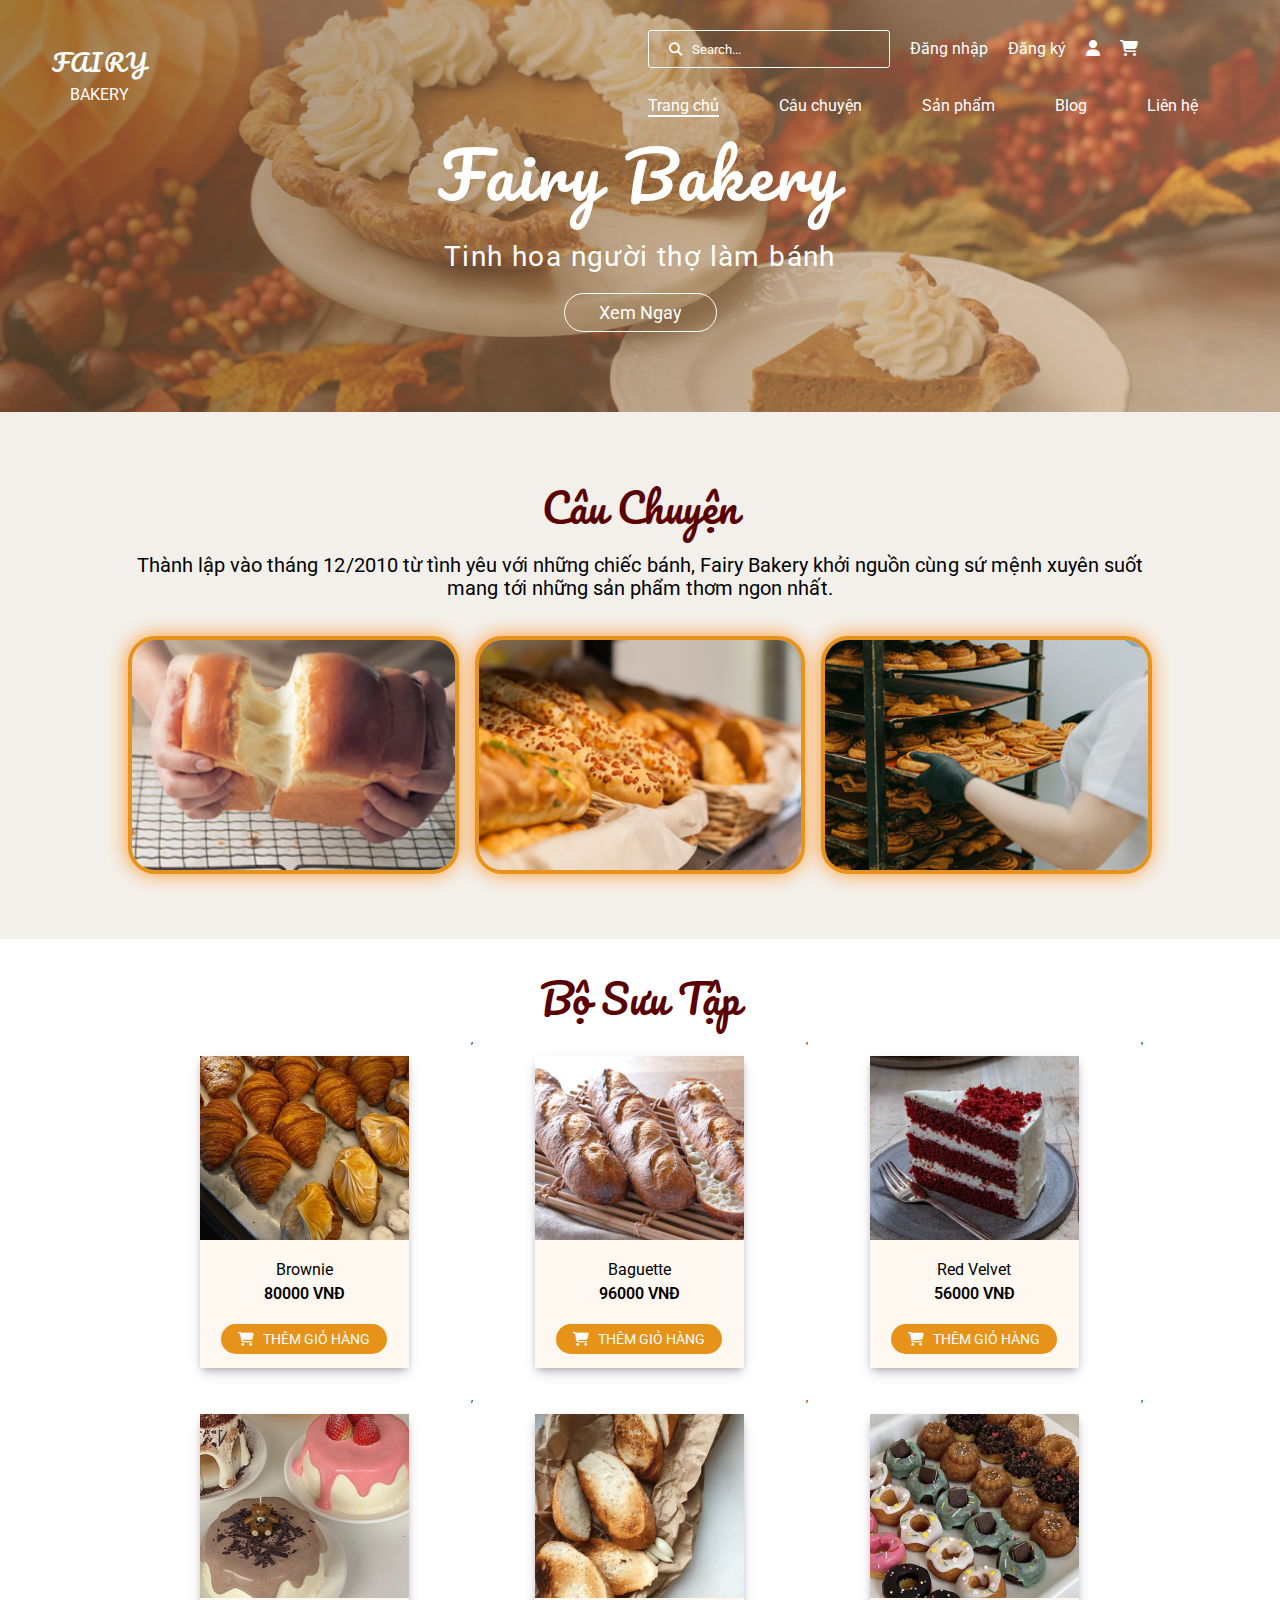
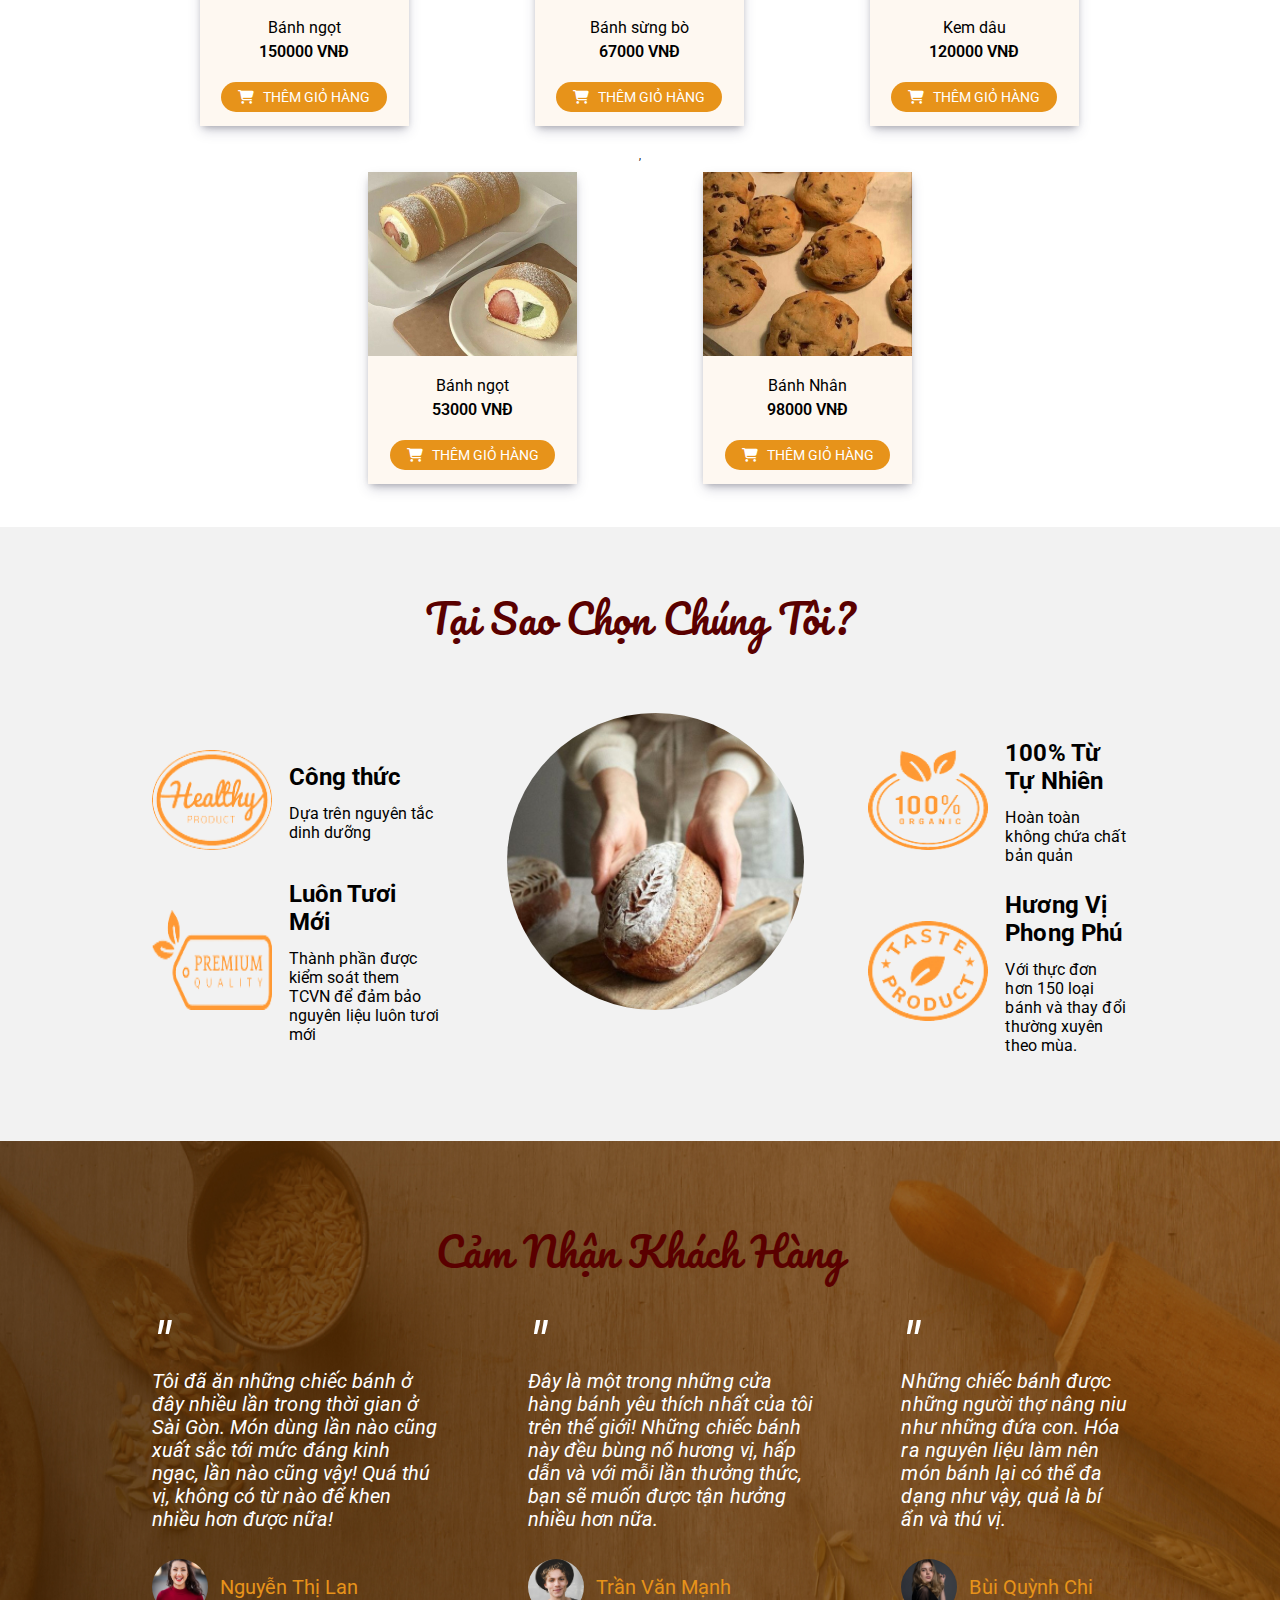
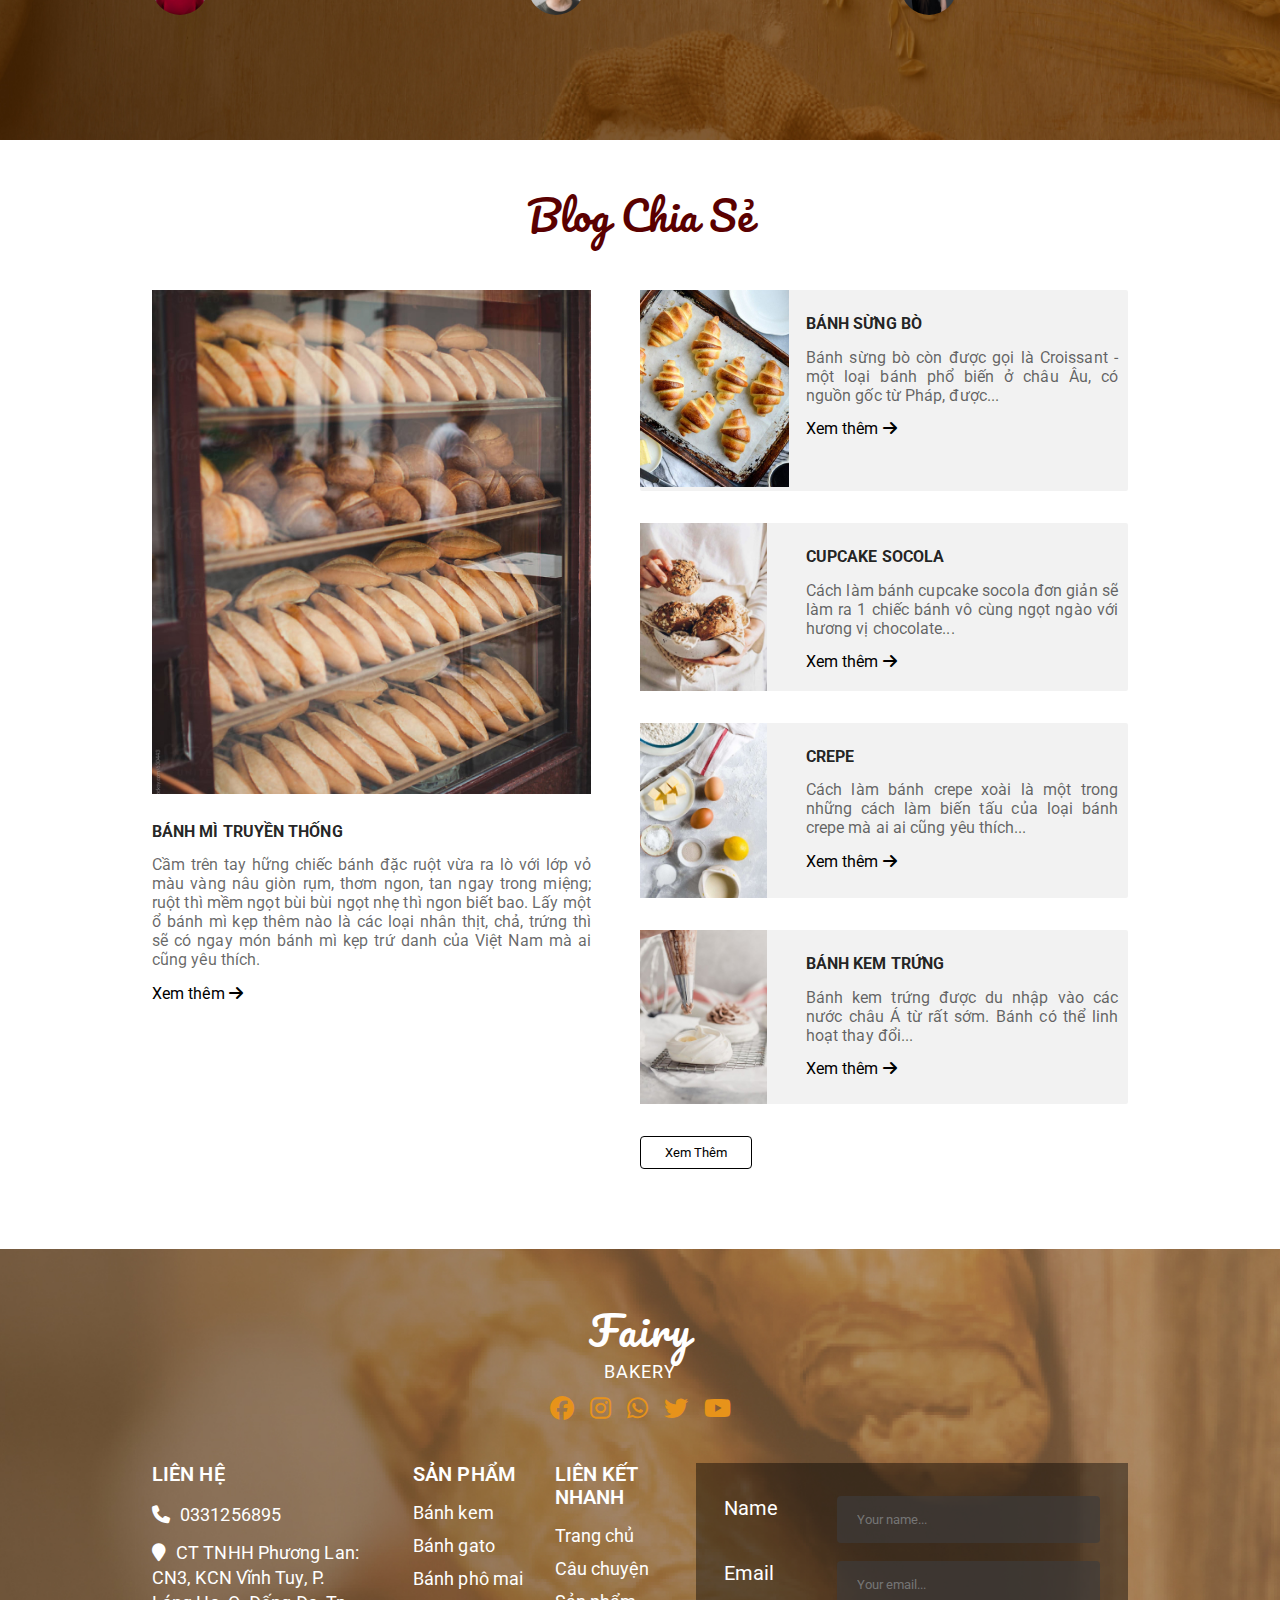
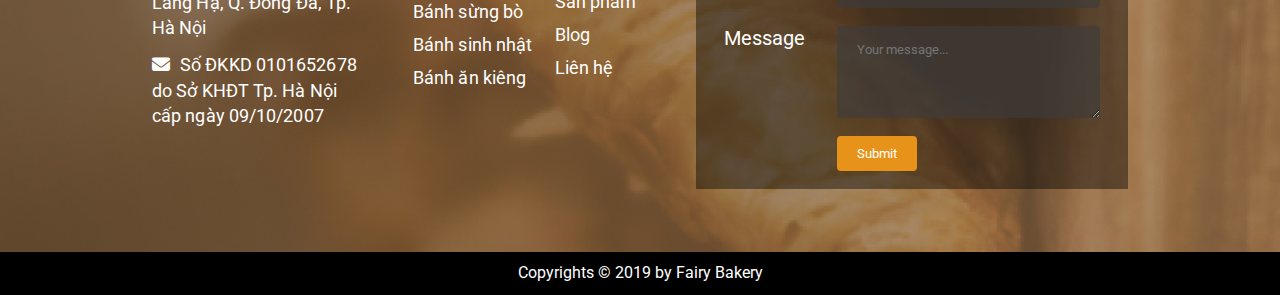
<file: fairy/index.html>
<!DOCTYPE html>
<html lang="en">

<head>
    <meta charset="UTF-8">
    <meta http-equiv="X-UA-Compatible" content="IE=edge">
    <meta name="viewport" content="width=device-width, initial-scale=1.0">
    <title>Fairy - Home</title>
    <link rel="stylesheet" href="./assets/css/style.css">
    <link rel="stylesheet" href="./assets/css/responsive.css">
    <link rel="stylesheet" href="https://cdnjs.cloudflare.com/ajax/libs/font-awesome/6.2.1/css/all.min.css">
</head>

<body>

    <!-- HEADER NAVIGATION  -->
    <header>
        <div class="header__navigation">
            <div class="fairy__logo">
                <h1><a class="logo_directional" href="../fairy/index.html">FAIRY</a></h1>
                <p><a class="logo_directional_down" href="../fairy/index.html">BAKERY</a></p>
            </div>
            <button id="menu_toggle">
                <i class="fa-solid fa-bars"></i>
            </button>
            <nav class=" ">
                <button id="menu_close">X</button>
                <div class="nav__featured">
                    <div class="nav__search">
                        <button><i class="fa-solid fa-magnifying-glass"></i></button>
                        <input type="text" placeholder="Search...">
                    </div>
                    <a href="../fairy/sign_in.html">Đăng nhập</a>
                    <a href="../fairy/sign_up.html">Đăng ký</a>
                    <a href=""><i class="fa-solid fa-user"></i></a>
                    <a href="./cart-TKW/index.html"><i class="fa-solid fa-cart-shopping"></i></a>
                </div>
                <ul class="nav__link">
                    <li>
                        <a class="highlight" href="../fairy/index.html">
                            Trang chủ
                        </a>
                    </li>
                    <li>
                        <a class="no_highlight" href="../fairy/About us.html">
                            Câu chuyện
                        </a>
                    </li>
                    <li>
                        <a class="no_highlight" href="./chitkweb/SanPham/SanPham/indexprd.html">
                            Sản phẩm
                        </a>
                    </li>
                    <li>
                        <a class="no_highlight" href="./Khoi_Nguyen_tkWeb/index.html">
                            Blog
                        </a>
                    </li>
                    <li>
                        <a class="no_highlight" href="./Contact/index.html">
                            Liên hệ
                        </a>
                    </li>
                    <li class="Sign_in">
                        <a class="no_highlight" href="/sign_in.html">
                            Đăng nhập
                        </a>
                    </li>
                    <li class="Sign_up">
                        <a class="no_highlight" href="/sign_up.html">
                            Đăng ký
                        </a>
                    </li>
                </ul>

            </nav>
        </div>

        <div class="header__content">
            <h2>Fairy Bakery</h2>
            <p>Tinh hoa người thợ làm bánh</p>
            <button>Xem Ngay</button>
        </div>
    </header>

    <!-- STORIES WEB -->
    <div class="container gray">
        <div class="container__stories ">
            <p class="categories__title">Câu chuyện</p>
            <p class="container__stories--description">Thành lập vào tháng 12/2010 từ tình yêu với những chiếc bánh,
                Fairy Bakery khởi nguồn
                cùng sứ mệnh xuyên suốt mang tới
                những sản phẩm thơm ngon nhất.</p>
            <div class="container__stories--item">
                <a href="About us.html">
                    <img src="./assets/image/story1.jpg" alt="">
                    <p>Thương hiệu</p>
                </a>
                <a href="About us.html">
                    <img src="./assets/image/story2.png" alt="">
                    <p>Hành trình</p>
                </a>
                <a href="About us.html">
                    <img src="./assets/image/story3.jpg" alt="">
                    <p>Sứ mệnh</p>
                </a>
            </div>
        </div>
    </div>

    <!-- COLLECTION WEB -->
    <div class="collection ">
        <p class="categories__title">Bộ sưu tập</p>
        <div class="container__collection">
            
        </div>
    </div>

    <!-- WHY CHOOSE US -->
    <div class="why__choose_us ">
        <p style="text-align: center; padding-top: 56px;" class="categories__title">Tại sao chọn chúng tôi?</p>
        <div class="container__why">
            <div class="container__why--items">
                <div class="container__why--item">
                    <div class="why__item--img">
                        <img src="./assets/image/logo1.png" alt="">
                    </div>
                    <div class="why__item--desc">
                        <p class="title__choose">Công thức</p>
                        <p class="desc__choose">Dựa trên nguyên tắc dinh dưỡng</p>
                    </div>
                </div>
                <div class="container__why--item">
                    <div class="why__item--img">
                        <img src="./assets/image/logo3.png" alt="">
                    </div>
                    <div class="why__item--desc">
                        <p class="title__choose">Luôn Tươi Mới</p>
                        <p class="desc__choose">Thành phần được kiểm soát them TCVN để đảm bảo nguyên liệu luôn tươi mới
                        </p>
                    </div>
                </div>
            </div>
            <div class="container__why--items rounded">
                <img src="./assets/image/tại sao chọn.jpg" alt="">
            </div>
            <div class="container__why--items">
                <div class="container__why--item">
                    <div class="why__item--img">
                        <img src="./assets/image/logo2.png" alt="">
                    </div>
                    <div class="why__item--desc">
                        <p class="title__choose">100% Từ Tự Nhiên</p>
                        <p class="desc__choose">Hoàn toàn không chứa chất bản quản</p>
                    </div>
                </div>
                <div class="container__why--item">
                    <div class="why__item--img">
                        <img src="./assets/image/logo4.png" alt="">
                    </div>
                    <div class="why__item--desc">
                        <p class="title__choose">Hương Vị Phong Phú</p>
                        <p class="desc__choose">Với thực đơn hơn 150 loại bánh và
                            thay đổi thường xuyên theo mùa.
                        </p>
                    </div>
                </div>
            </div>

        </div>
    </div>

    <!-- FEELING CUSTOMERS -->
    <div class="feeling">
        <p class="categories__title">Cảm Nhận Khách Hàng</p>
        <img class="background__feeling" src="./assets/image/customer_feeling.jpg" alt="">
        <div class="feeling__container">
            <div class="feeling__container--item">
                <p><span>"</span> <br> Tôi đã ăn những chiếc bánh ở đây nhiều lần trong thời gian ở Sài Gòn. Món dùng
                    lần nào
                    cũng xuất sắc tới mức đáng kinh
                    ngạc, lần nào cũng vậy! Quá thú vị, không có từ nào để khen nhiều hơn được nữa!
                </p>
                <div>
                    <img height="56px" width="56px" src="./assets/image/user1.jpg" alt="">
                    <p>Nguyễn Thị Lan</p>
                </div>
            </div>
            <div class="feeling__container--item">
                <p><span>"</span> <br> Đây là một trong những cửa hàng bánh yêu thích nhất của tôi trên thế giới! Những
                    chiếc
                    bánh này đều bùng nổ hương vị, hấp
                    dẫn và với mỗi lần thưởng thức, bạn sẽ muốn được tận hưởng nhiều hơn nữa.

                </p>
                <div>
                    <img height="56px" width="56px" src="./assets/image/user2.jpg" alt="">
                    <p>Trần Văn Mạnh</p>
                </div>
            </div>
            <div class="feeling__container--item">
                <p><span>"</span> <br> Những chiếc bánh được những người thợ nâng niu như những đứa con. Hóa ra nguyên
                    liệu
                    làm nên món bánh lại có thể đa
                    dạng như vậy, quả là bí ẩn và thú vị.

                </p>
                <div>
                    <img height="56px" width="56px" src="./assets/image/user3.jpg" alt="">
                    <p>Bùi Quỳnh Chi</p>
                </div>
            </div>
        </div>
    </div>

    <!-- BLOG  -->
    <div class="blog" style="margin-bottom: 80px;">
        <p class="categories__title">Blog Chia Sẻ</p>
        <div class="blog__container">
            <div class="blog__container--left margin">
                <img src="./assets/image/blog left.jpg" alt="">
                <p class="blog__name">BÁNH MÌ TRUYỀN THỐNG</p>
                <p class="blog__desc">Cầm trên tay hững chiếc bánh đặc ruột vừa ra lò với lớp vỏ màu vàng nâu giòn rụm,
                    thơm ngon, tan ngay
                    trong miệng; ruột
                    thì mềm ngọt bùi bùi ngọt nhẹ thì ngon biết bao. Lấy một ổ bánh mì kẹp thêm nào là các loại nhân
                    thịt, chả, trứng thì sẽ
                    có ngay món bánh mì kẹp trứ danh của Việt Nam mà ai cũng yêu thích.
                </p>
                <p class="blog__more">Xem thêm <i class="fa-solid fa-arrow-right"></i></p>
            </div>
            <div class="blog__container--right ">
                <div class="blog__container--right-item">
                    <a href="./Khoi_Nguyen_tkWeb/croissant.html">
                    <img src="./assets/image/blog1.jpg" alt=""></a>
                    <div class="blog__container--left center">
                        <p class="blog__name">BÁNH SỪNG BÒ</p>
                        <p class="blog__desc">Bánh sừng bò còn được gọi là Croissant - một loại bánh phổ biến ở châu Âu, có nguồn gốc từ Pháp, được...
                        </p>
                        <a href="./Khoi_Nguyen_tkWeb/croissant.html">
                        <p class="blog__more">Xem thêm <i class="fa-solid fa-arrow-right"></i></p></a>
                    </div>
                </div>
                <div class="blog__container--right-item">
                    <img src="./assets/image/blog2.jpg" alt="">
                    <div class="blog__container--left center">
                        <p class="blog__name">CUPCAKE SOCOLA</p>
                        <p class="blog__desc">Cách làm bánh cupcake socola đơn giản sẽ làm ra
                            1 chiếc bánh vô cùng ngọt ngào với hương vị chocolate...
                        </p>
                        <p class="blog__more">Xem thêm <i class="fa-solid fa-arrow-right"></i></p>
                    </div>
                </div>
                <div class="blog__container--right-item">
                    <img src="./assets/image/blog3.jpg" alt="">
                    <div class="blog__container--left center">
                        <p class="blog__name">CREPE</p>
                        <p class="blog__desc">Cách làm bánh crepe xoài là một trong những cách làm biến tấu của loại
                            bánh crepe mà ai ai cũng yêu thích...
                        </p>
                        <p class="blog__more">Xem thêm <i class="fa-solid fa-arrow-right"></i></p>
                    </div>
                </div>
                <div class="blog__container--right-item">
                    <img src="./assets/image/blog4.jpg" alt="">
                    <div class="blog__container--left center">
                        <p class="blog__name">BÁNH KEM TRỨNG</p>
                        <p class="blog__desc">Bánh kem trứng được du nhập vào các nước châu Á từ rất sớm. Bánh có thể linh
                            hoạt thay đổi...
                        </p>
                        <p class="blog__more">Xem thêm <i class="fa-solid fa-arrow-right"></i></p>
                    </div>
                </div>
                <button class="view_more--blog">Xem Thêm</button>

            </div>
        </div>
    </div>


    <!-- FOOTER  -->
    <footer>
        <div class="footer__cover">
            <!-- <img src="./assets/image/footer.jpg" </div> -->
            <div class="container__footer">
                <div class="container__footer-top">
                    <h1>Fairy</h1>
                    <p>BAKERY</p>
                    <ul>
                        <li>
                            <a href="">
                                <i class="fa-brands fa-facebook"></i>
                            </a>
                        </li>
                        <li>
                            <a href="">
                                <i class="fa-brands fa-instagram"></i>
                            </a>
                        </li>
                        <li>
                            <a href="">
                                <i class="fa-brands fa-whatsapp"></i>
                            </a>
                        </li>
                        <li>
                            <a href="">
                                <i class="fa-brands fa-twitter"></i>
                            </a>
                        </li>
                        <li>
                            <a href="">
                                <i class="fa-brands fa-youtube"></i>
                            </a>
                        </li>
                    </ul>
                </div>
                <div class="container__footer-bottom">
                    <div class="footer__contact">
                        <h6>Liên Hệ</h6>
                        <p><i class="fa-solid fa-phone"></i>0331256895</p>
                        <p><i class="fa-solid fa-location-pin"></i>CT TNHH Phương Lan: CN3, KCN Vĩnh Tuy, P. Láng Hạ, Q.
                            Đống Đa, Tp. Hà Nội
                        </p>
                        <p><i class="fa-solid fa-envelope"></i>Số ĐKKD 0101652678 do Sở KHĐT Tp. Hà Nội cấp ngày
                            09/10/2007
                        </p>
                    </div>
                    <ul class="footer__product">
                        <h6>Sản Phẩm</h6>
                        <li><a href="">Bánh kem</a></li>
                        <li><a href="">Bánh gato</a></li>
                        <li><a href="">Bánh phô mai</a></li>
                        <li><a href="">Bánh sừng bò</a></li>
                        <li><a href="">Bánh sinh nhật</a></li>
                        <li><a href="">Bánh ăn kiêng</a></li>
                    </ul>
                    <ul class="footer__nav">
                        <h6>Liên kết nhanh</h6>
                        <li><a href="../fairy/index.html">Trang chủ</a></li>
                        <li><a href="../fairy/About us.html">Câu chuyện</a></li>
                        <li><a href="../fairy/chitkweb/SanPham/SanPham/indexprd.html">Sản phẩm</a></li>
                        <li><a href="../fairy/Khoi_Nguyen_tkWeb/index.html">Blog</a></li>
                        <li><a href="../fairy/Contact/index.html">Liên hệ</a></li>
                    </ul>
                    <form action="">
                        <div>
                            <label for="name">Name</label>
                            <input id="name" type="text" placeholder="Your name...">
                        </div>
                        <div>
                            <label for="email">Email</label>
                            <input id="email" type="text" placeholder="Your email...">
                        </div>
                        <div>
                            <label for="message">Message</label>
                            <textarea name="" id="" cols="30" rows="4" placeholder="Your message..."></textarea>
                        </div>
                        <div>
                            <label for="message"></label>
                            <button>Submit</button>
                        </div>
                    </form>
                </div>
            </div>
        </div>
    </footer>
    <div class="footer_author">Copyrights © 2019 by Fairy Bakery
    </div>
</body>

<script src="https://code.jquery.com/jquery-3.6.2.js"></script>
<script>
    $(document).ready(function() {
        $(window).scroll(function(){
            if($(this).scrollTop()){
                $('header__navigation').addClass('sticky');
            } else{
                $('header_navigation').removeClass('sticky');
            }
        })
    });
</script>

<script>
    const itemCollection = [
        {
            img: './assets/image/collection1_1.jpg',
            name: 'Brownie',
            price: 80000,
        },
        {
            img: './assets/image/baguette.jpg',
            name: 'Baguette',
            price: 96000,
        },
        {
            img: './assets/image/collection1_3.jpg',
            name: 'Red Velvet',
            price: 56000,
        },
        {   
            img: './assets/image/collection1_4.jpg',
            name: 'Bánh ngọt',
            price: 150000,
        },
        {
            img: './assets/image/collection2_1.jpg',
            name: 'Bánh sừng bò',
            price: 67000,
        },
        {
            img: './assets/image/collection2_2.jpg',
            name: 'Kem dâu',
            price: 120000,
        },
        {
            img: './assets/image/collection2_3.jpg',
            name: 'Bánh ngọt',
            price: 53000,
        },
        {
            img: './assets/image/collection2_4.jpg',
            name: 'Bánh Nhân',
            price: 98000,
        },
    ]
    const containerCollection = document.querySelector('.container__collection')
    const renderCollectionItem = itemCollection.map((item) => {
        return `
            <a href="http://127.0.0.1:5500/fairy/chitkweb/Chi%20tiet%20san%20pham/indexdetailprd.html" class="container__collection--item">
                <img src='${item.img}' alt="">
                <p class="collection--name">${item.name}</p>
                <p class="collection--price">${item.price} VNĐ</p>
                <button class="btn add_to_cart">
                    <i class="fa-solid fa-cart-shopping"></i>
                    Thêm giỏ hàng
                </button>
            </a>
        `
    })
    containerCollection.innerHTML = renderCollectionItem

    const nav = document.querySelector('nav')
    const open = document.getElementById('menu_toggle')
    const close = document.getElementById('menu_close')

    open.addEventListener('click', () => {
        nav.classList.add('active')
    })
    close.addEventListener('click', () => {
        nav.classList.remove('active')
    })
</script>

</html>
</file>
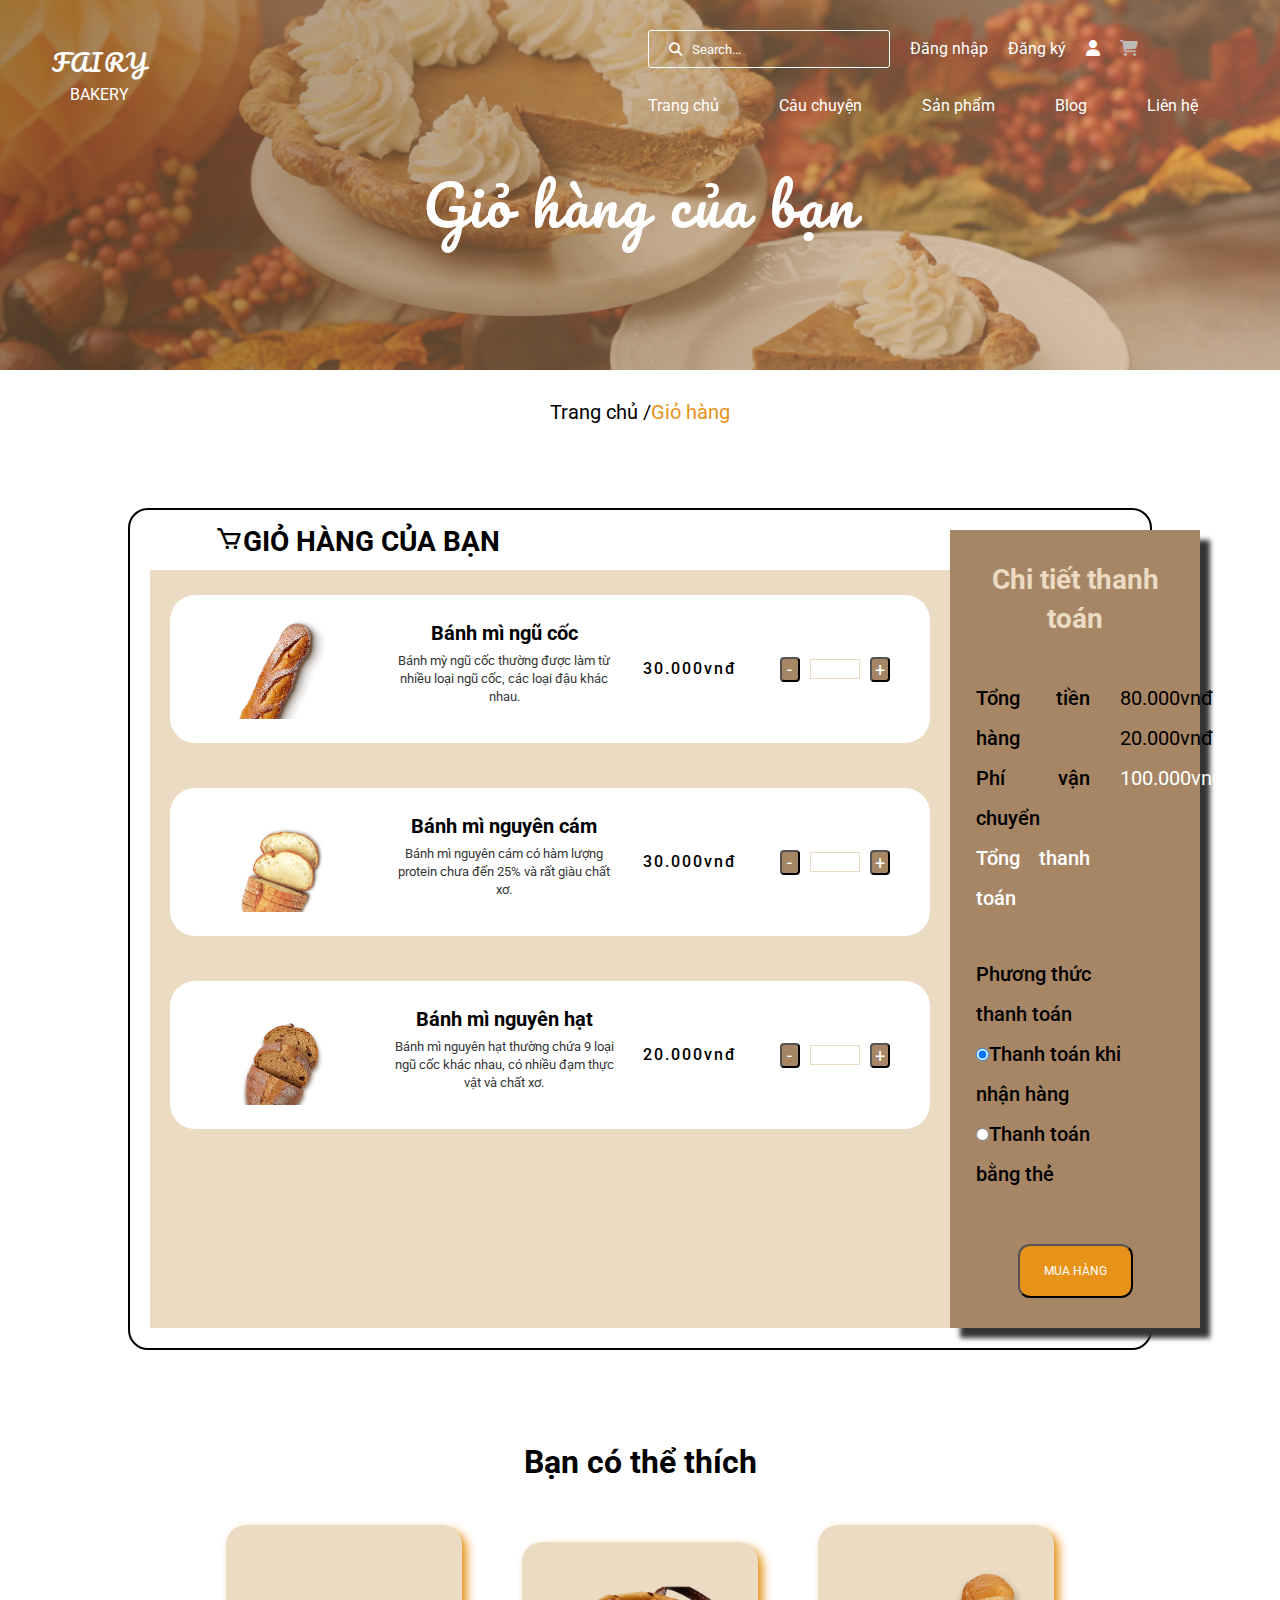
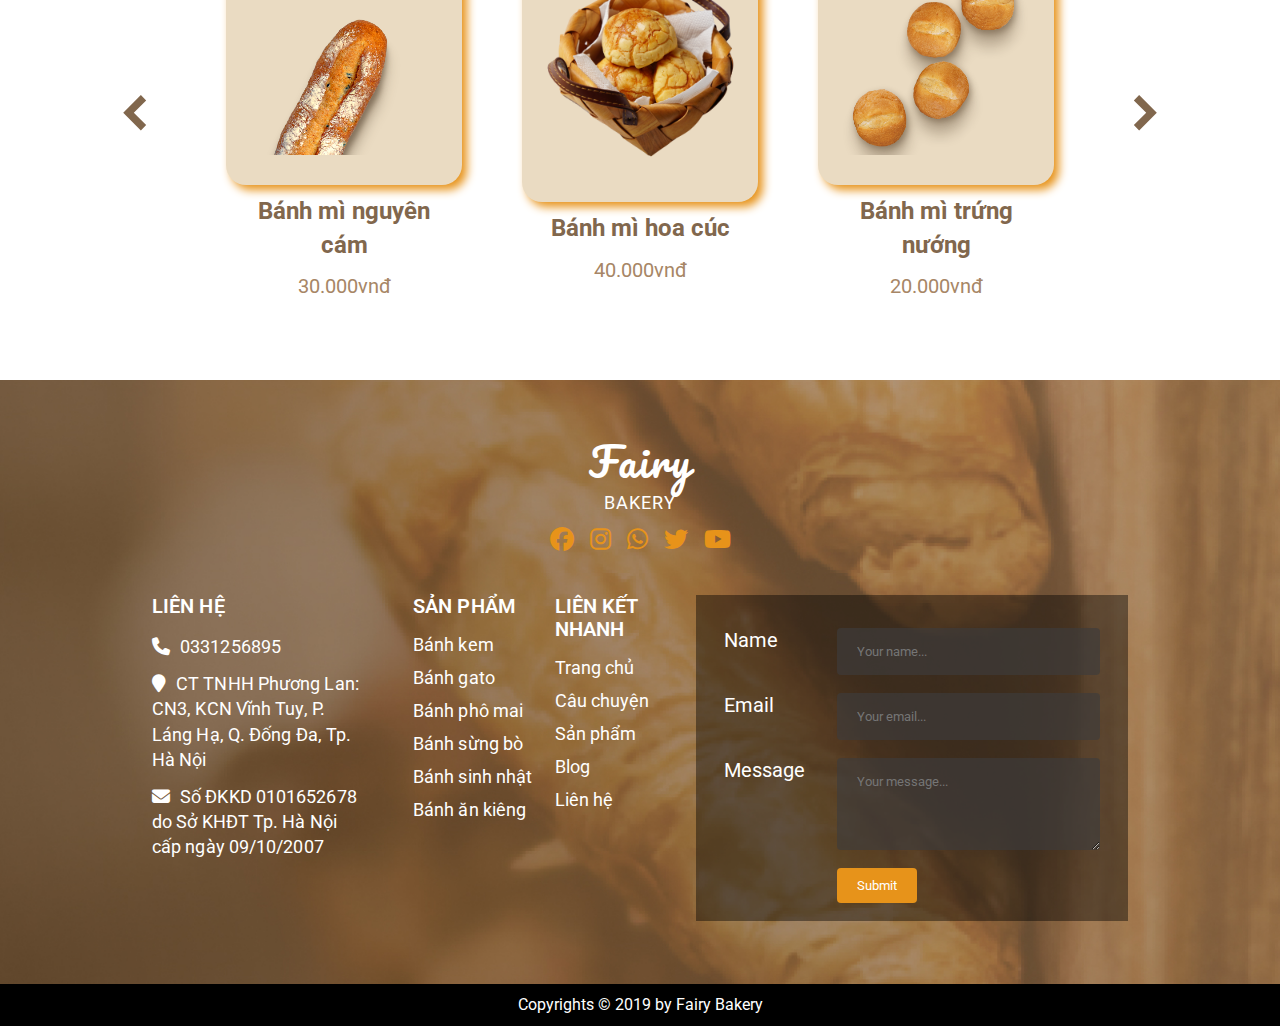
<file: fairy/cart-TKW/index.html>
<!DOCTYPE html>
<html lang="en">
<head>
    <meta charset="UTF-8">
    <meta http-equiv="X-UA-Compatible" content="IE=edge">
    <meta name="viewport" content="width=device-width, initial-scale=1.0">
    <title>Cart</title>
    <link href='https://unpkg.com/boxicons@2.1.4/css/boxicons.min.css' rel='stylesheet'>
    <link rel="stylesheet" href="style.css">
    <link rel="stylesheet" href="https://cdnjs.cloudflare.com/ajax/libs/font-awesome/6.2.1/css/all.min.css">
</head>
<body>

    <!-- HEADER NAVIGATION  -->
    <header>
        <div class="header__navigation">
            <div class="fairy__logo">
                <h1><a class="logo_directional" href="../fairy/index.html">FAIRY</a></h1>
                <p><a class="logo_directional_down" href="../fairy/index.html">BAKERY</a></p>
            </div>
            <button id="menu_toggle">
                <i class="fa-solid fa-bars"></i>
            </button>
            <nav class=" ">
                <button id="menu_close">X</button>
                <div class="nav__featured">
                    <div class="nav__search">
                        <button><i class="fa-solid fa-magnifying-glass"></i></button>
                        <input type="text" placeholder="Search...">
                    </div>
                    <a href="/fairy/sign_in.html">Đăng nhập</a>
                    <a href="/fairy/sign_up.html">Đăng ký</a>
                    <a href=""><i class="fa-solid fa-user"></i></a>
                    <a href=""><i style="color:rgb(189, 186, 184);" class="fa-solid fa-cart-shopping"></i></a>
                </div>
                <ul class="nav__link">
                    <li>
                        <a class="no_highlight" href="/fairy/index.html">
                            Trang chủ
                        </a>
                    </li>
                    <li>
                        <a class="no_highlight" href="/fairy/About us.html">
                            Câu chuyện
                        </a>
                    </li>
                    <li>
                        <a class="no_highlight" href="../chitkweb/SanPham/SanPham/indexprd.html">
                            Sản phẩm
                        </a>
                    </li>
                    <li>
                        <a class="no_highlight" href="../Khoi_Nguyen_tkWeb/index.html">
                            Blog
                        </a>
                    </li>
                    <li>
                        <a class="no_highlight" href="./index.html">
                            Liên hệ
                        </a>
                    </li>
                    <li class="Sign_in">
                        <a class="no_highlight" href="../sign_in.html">
                            Đăng nhập
                        </a>
                    </li>
                    <li class="Sign_up">
                        <a class="no_highlight" href="../sign_up.html">
                            Đăng ký
                        </a>
                    </li>
                </ul>

            </nav>
        </div>

        <div class="header__content">
            <h2>Giỏ hàng của bạn</h2>
        </div>
    </header>

    <div class="link">
        <a href="./index.html"><p class="home">Trang chủ / </p></a>
        <p class="đăng_nhập"> Giỏ hàng</p>
    </div>


    <div class="container">
        <div class="main-content">
            <div class="prod">
                <div class="head">
                    <h1><i class='bx bx-cart'></i>GIỎ HÀNG CỦA BẠN</h1>
                </div>
                   <div class="list">
                       <div class="item" data-key="1">
                           <div class="img"><img src="img/bread2.png"></div>
                           <div class="comment">
                               <div class="title">Bánh mì ngũ cốc</div>
                               <div class="des">
                                  Bánh mỳ ngũ cốc thường được làm từ nhiều loại ngũ cốc, các loại đậu khác nhau.
                               </div>
                           </div>
                           <div class="price">30.000vnđ</div>
                           <div class="buttons_added">
                            <input class="minus" type="button" value="-">
                            <input aria-label="quantity" class="input-qty" min="1" name="" type="number" value="">
                            <input class="plus" type="button" value="+">
                          </div>
                        
                        </div>
                        <div class="item" data-key="2">
                            <div class="img"><img src="img/bread1.png"></div>
                            <div class="comment">
                                <div class="title">Bánh mì nguyên cám</div>
                                <div class="des">
                                    Bánh mì nguyên cám có hàm lượng protein chưa đến 25% và rất giàu chất xơ.
                                </div>
                            </div>
                            <div class="price">30.000vnđ</div>
                            <div class="buttons_added">
                             <input class="minus" type="button" value="-">
                             <input aria-label="quantity" class="input-qty" min="1" name="" type="number" value="">
                             <input class="plus" type="button" value="+">
                           </div>
                         
                         </div>
                         <div class="item" data-key="3">
                            <div class="img"><img src="img/bread3.png"></div>
                            <div class="comment">
                                <div class="title">Bánh mì nguyên hạt</div>
                                <div class="des">
                                    Bánh mì nguyên hạt thường chứa 9 loại ngũ cốc khác nhau, có nhiều đạm thực vật và chất xơ.
                                </div>
                            </div>
                            <div class="price">20.000vnđ</div>
                            <div class="buttons_added">
                             <input class="minus" type="button" value="-">
                             <input aria-label="quantity" class="input-qty" min="1" name="" type="number" value="">
                             <input class="plus" type="button" value="+">
                           </div>
                         
                         </div>
                    </div>
            
                <div class="bott"></div>
            </div>
            <div class="pay">
                <h2> Chi tiết thanh toán</h2>
                <div class="fist">
                    <div class="fist-L" style="font-weight: 500;">
                        <div class="fist-m">Tổng tiền hàng </div>
                    
                        <div class="fist-n">Phí vận chuyển</div>
                    
                         <div class="fist-c">Tổng thanh toán</div>
                    </div>
                    <div class="fist-1">
                        <div class="mon1">80.000vnđ</div>
                        <div class="mon2">20.000vnđ</div>
                        <div class="mon3">100.000vnđ</div>
                    </div>
                    
            
                </div>
                <div class="second" style="font-weight:500;">
                    Phương thức thanh toán<br>
                    <input type="radio" name="" value="lua-chon1" checked="checked" />Thanh toán khi nhận hàng<br>
                    <input type="radio" name="" value="lựa-chon-2"/>Thanh toán bằng thẻ<br>

                </div>
                <button class="add">MUA HÀNG</button>
            </div>

        </div>
        <div class="last-content">
            <h2>Bạn có thể thích</h2>
        <div class="List-L">
            <div><i class='bx bxs-chevron-left'></i></div>
            <div class="it" data-key="1">
                <div class="im1"><img src="img/im2.png"></div>
                
                    <div class="title1">Bánh mì nguyên cám</div>
                
                <div class="price1">30.000vnđ</div>

             
             </div>
             <div class="it" data-key="2">
                <div class="im1"><img src="img/im3.png"></div>
                
                    <div class="title1">Bánh mì hoa cúc </div>
                
                <div class="price1">40.000vnđ</div>

             
             </div>
             <div class="it" data-key="3">
                <div class="im1"><img src="img/im1..png"></div>
               
                    <div class="title1">Bánh mì trứng nướng</div>
                
                <div class="price1">20.000vnđ</div>

             
             </div>
            
            <div><i class='bx bxs-chevron-right'></i></div> 
        </div>
           

            
        </div>

    </div>
    <!-- FOOTER  -->
    <footer>
        <div class="footer__cover">
            <!-- <img src="./assets/image/footer.jpg" </div> -->
            <div class="container__footer">
                <div class="container__footer-top">
                    <h1>Fairy</h1>
                    <p>BAKERY</p>
                    <ul>
                        <li>
                            <a href="">
                                <i class="fa-brands fa-facebook"></i>
                            </a>
                        </li>
                        <li>
                            <a href="">
                                <i class="fa-brands fa-instagram"></i>
                            </a>
                        </li>
                        <li>
                            <a href="">
                                <i class="fa-brands fa-whatsapp"></i>
                            </a>
                        </li>
                        <li>
                            <a href="">
                                <i class="fa-brands fa-twitter"></i>
                            </a>
                        </li>
                        <li>
                            <a href="">
                                <i class="fa-brands fa-youtube"></i>
                            </a>
                        </li>
                    </ul>
                </div>
                <div class="container__footer-bottom">
                    <div class="footer__contact">
                        <h6>Liên Hệ</h6>
                        <p><i class="fa-solid fa-phone"></i>0331256895</p>
                        <p><i class="fa-solid fa-location-pin"></i>CT TNHH Phương Lan: CN3, KCN Vĩnh Tuy, P. Láng Hạ, Q.
                            Đống Đa, Tp. Hà Nội
                        </p>
                        <p><i class="fa-solid fa-envelope"></i>Số ĐKKD 0101652678 do Sở KHĐT Tp. Hà Nội cấp ngày
                            09/10/2007
                        </p>
                    </div>
                    <ul class="footer__product">
                        <h6>Sản Phẩm</h6>
                        <li><a href="">Bánh kem</a></li>
                        <li><a href="">Bánh gato</a></li>
                        <li><a href="">Bánh phô mai</a></li>
                        <li><a href="">Bánh sừng bò</a></li>
                        <li><a href="">Bánh sinh nhật</a></li>
                        <li><a href="">Bánh ăn kiêng</a></li>
                    </ul>
                    <ul class="footer__nav">
                        <h6>Liên kết nhanh</h6>
                        <li><a href="../index.html">Trang chủ</a></li>
                        <li><a href="../About us.html">Câu chuyện</a></li>
                        <li><a href="../chitkweb/SanPham/SanPham/indexprd.html">Sản phẩm</a></li>
                        <li><a href="../Khoi_Nguyen_tkWeb/index.html">Blog</a></li>
                        <li><a href="../Contact/index.html">Liên hệ</a></li>
                    </ul>
                    <form action="">
                        <div>
                            <label for="name">Name</label>
                            <input id="name" type="text" placeholder="Your name...">
                        </div>
                        <div>
                            <label for="email">Email</label>
                            <input id="email" type="text" placeholder="Your email...">
                        </div>
                        <div>
                            <label for="message">Message</label>
                            <textarea name="" id="" cols="30" rows="4" placeholder="Your message..."></textarea>
                        </div>
                        <div>
                            <label for="message"></label>
                            <button>Submit</button>
                        </div>
                    </form>
                </div>
            </div>
        </div>
    </footer>
    <div class="footer_author">Copyrights © 2019 by Fairy Bakery
    </div>
    
</body>
</html>
</file>
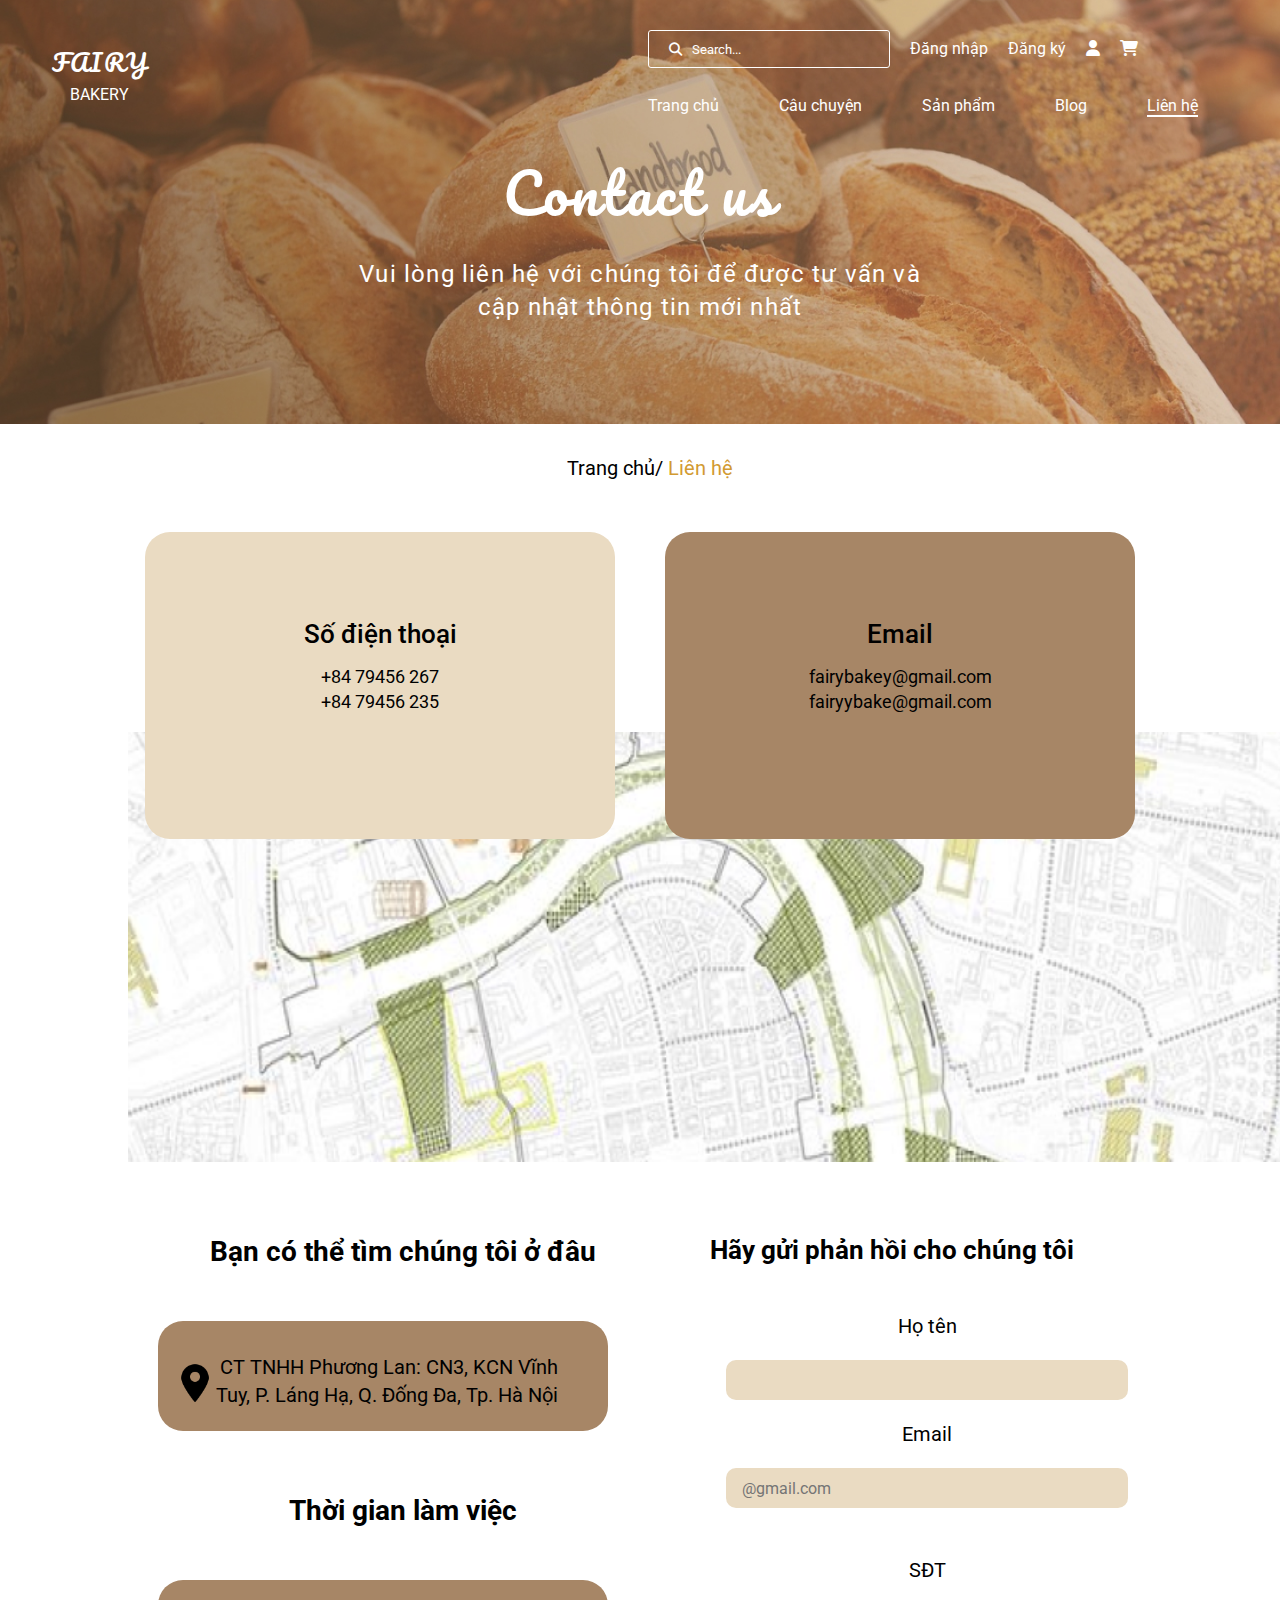
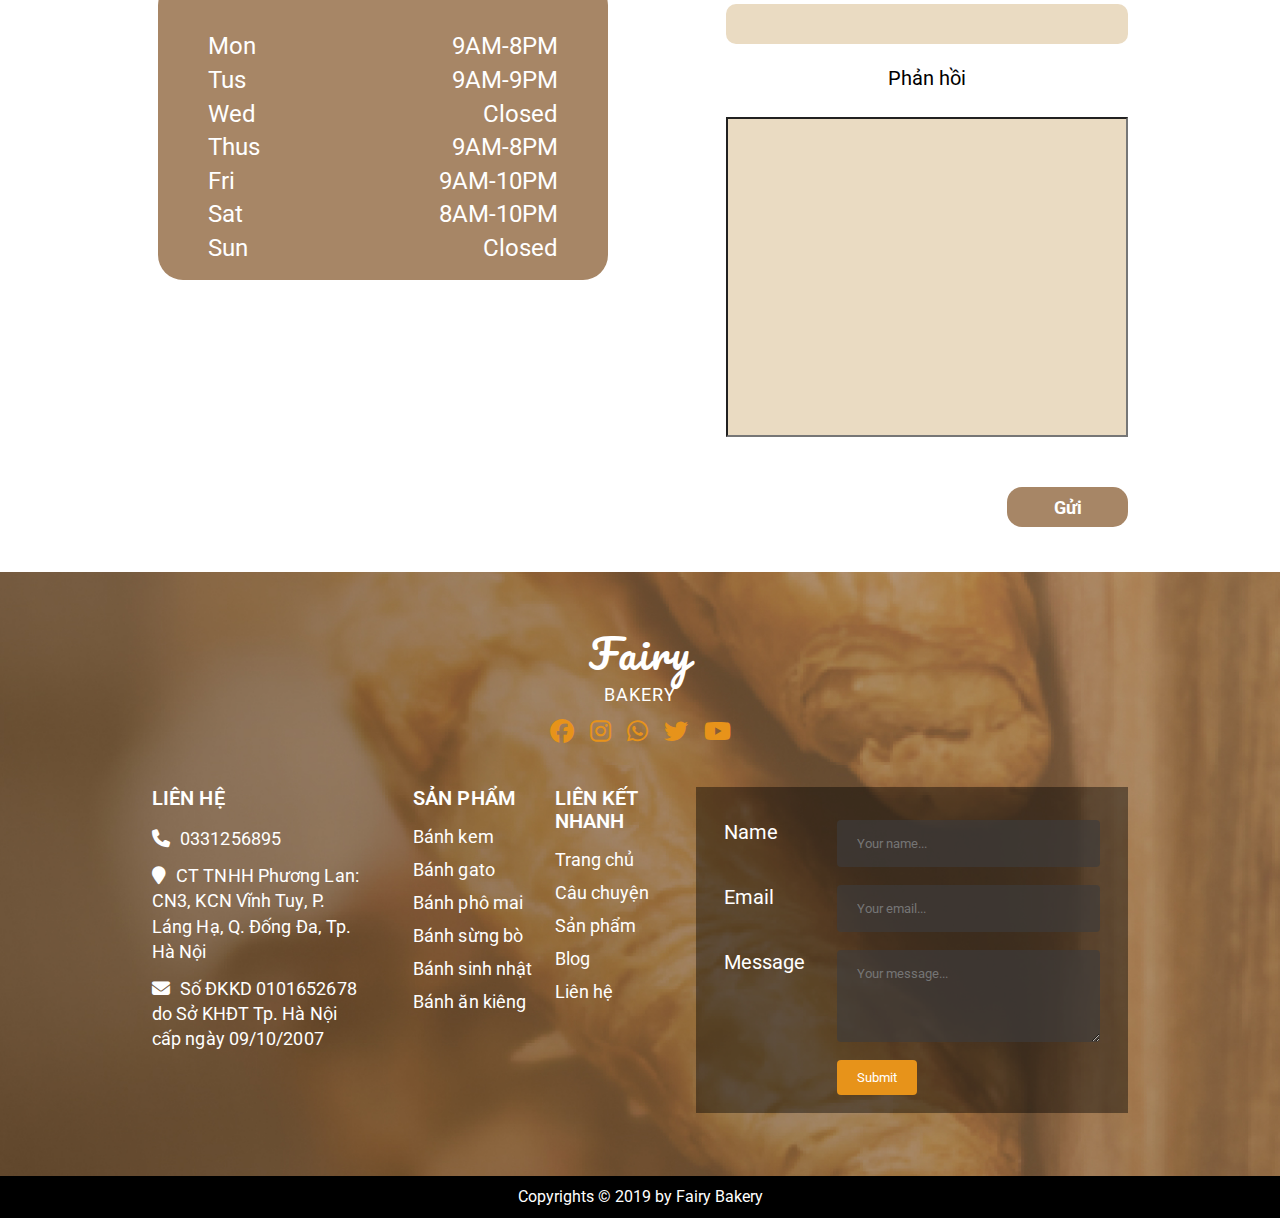
<file: fairy/Contact/index.html>
<!DOCTYPE html>
<html lang="en">
<head>
    <meta charset="UTF-8">
    <meta http-equiv="X-UA-Compatible" content="IE=edge">
    <meta name="viewport" content="width=device-width, initial-scale=1.0">
    <title>Contact</title>
    <link href='https://unpkg.com/boxicons@2.1.4/css/boxicons.min.css'>
    <link rel="stylesheet" href="https://cdnjs.cloudflare.com/ajax/libs/font-awesome/6.2.1/css/all.min.css">
    <link rel="stylesheet" href="./main.css">

</head>
<body>
         <!-- HEADER NAVIGATION  -->
           <header>
            <div class="header__navigation">
                <div class="fairy__logo">
                    <h1><a class="logo_directional" href="../index.html">FAIRY</a></h1>
                    <p><a class="logo_directional_down" href="../index.html">BAKERY</a></p>
                </div>
                <button id="menu_toggle">
                    <i class="fa-solid fa-bars"></i>
                </button>
                <nav class=" ">
                    <button id="menu_close">X</button>
                    <div class="nav__featured">
                        <div class="nav__search">
                            <button><i class="fa-solid fa-magnifying-glass"></i></button>
                            <input type="text" placeholder="Search...">
                        </div>
                        <a href="../sign_in.html">Đăng nhập</a>
                        <a href="../sign_up.html">Đăng ký</a>
                        <a href=""><i class="fa-solid fa-user"></i></a>
                        <a href="../cart-TKW/index.html"><i class="fa-solid fa-cart-shopping"></i></a>
                    </div>
                    <ul class="nav__link">
                        <li>
                            <a class="no_highlight" href="../index.html">
                                Trang chủ
                            </a>
                        </li>
                        <li>
                            <a class="no_highlight" href="../About us.html">
                                Câu chuyện
                            </a>
                        </li>
                        <li>
                            <a class="no_highlight" href="../chitkweb/SanPham/SanPham/indexprd.html">
                                Sản phẩm
                            </a>
                        </li>
                        <li>
                            <a class="no_highlight" href="../Khoi_Nguyen_tkWeb/index.html">
                                Blog
                            </a>
                        </li>
                        <li>
                            <a class="highlight" href="../Contact/index.html">
                                Liên hệ
                            </a>
                        </li>
                        <li class="Sign_in">
                            <a class="no_highlight" href="../sign_in.html">
                                Đăng nhập
                            </a>
                        </li>
                        <li class="Sign_up">
                            <a class="no_highlight" href="../sign_up.html">
                                Đăng ký
                            </a>
                        </li>
                    </ul>
    
                </nav>
            </div>
    
            <div class="header__content">
                <h2>Contact us</h2>
                <p>Vui lòng liên hệ với chúng tôi để được tư vấn và <br> cập nhật thông tin mới nhất</p>
                <!-- <button>Xem Ngay</button> -->
            </div>
        </header>

    <div class="container">
        <div class="bar">
            <span style="font-size: 20px;"> Trang chủ/ </span>
            <span style="color:rgb(210, 154, 49); font-size:20px;">Liên hệ</span>
        </div>
        <div class="content">
            <div class="left">
            <ul>
                <li><a href=""><img src="phone-call.png"></a></li>
                <li class="sdt"><a href="" style="font-size: 26px; font-weight: 500;">Số điện thoại</a></li>
                <li><a href="" style="font-size: 18px;">+84 79456 267</a></li>
                <li><a href="" style="font-size: 18px;">+84 79456 235</a></li>
                
            </ul>

            </div>
            <div class="right">
                <ul>
                    <li><a href=""><img src="mail.png"></a></li>
                    <li class="em"><a href="" style="font-size: 26px; font-weight: 500;">Email</a></li>
                    <li><a href="" style="font-size: 18px;" >fairybakey@gmail.com</a></li>
                    <li><a href="" style="font-size: 18px;">fairyybake@gmail.com</a></li>
                </ul>

            </div>
            <div class="map"><img src="map2.png"></div>
            <div class="form">
                <div class="formL">
                    <h1> Bạn có thể tìm chúng tôi ở đâu</h1>
                    <div class="Loca"> <img src="loca.png">

                        <p>CT TNHH Phương Lan: CN3, KCN Vĩnh Tuy, P. Láng Hạ, Q. Đống Đa, Tp. Hà Nội</p>
                    </div>
                   
                    <div class="formL1"><h1>Thời gian làm việc</h1></div>
                    <div class="formL2">
                        <p>Mon 9AM-8PM</p>
                        <p>Tus 9AM-9PM</p> 
                        <p>Wed Closed</p>
                        <p>Thus 9AM-8PM</p>
                        <p>Fri 9AM-10PM</p>
                        <p>Sat 8AM-10PM </p>
                        <p>Sun Closed </p></div>

                    </div>
                
                <div class="formR">
                    <h1 style="font-size: 26px">Hãy gửi phản hồi cho chúng tôi</h1>
                    <div class="formR1">
                        <div class="form-ct">
                            <label for="ho_ten">Họ tên</label>
                        <!-- Họ tên<br> -->
                            <input type="text" name="fistName">
                        </div>
                        
                        <div class="form-ct">
                            Email<br>
                            <input type="email" name="email" placeholder="@gmail.com">
                        </div>
                            <div class="form-ct">
                            <br>SĐT<br>
                            <input type="text">
                        </div>
                            <div class="form-ct1">
                            Phản hồi<br>
                            <input type="text" name="phanHoi">
                        </div>

                        <button type="submit" class="BT-submit">Gửi</button>
                 </div>
                    
        </div>
         </div>
         </div>       
    </div>

                 <!-- FOOTER  -->
                 <footer>
                    <div class="footer__cover">
                        <!-- <img src="./assets/image/footer.jpg" </div> -->
                        <div class="container__footer">
                            <div class="container__footer-top">
                                <h1>Fairy</h1>
                                <p>BAKERY</p>
                                <ul>
                                    <li>
                                        <a href="">
                                            <i class="fa-brands fa-facebook"></i>
                                        </a>
                                    </li>
                                    <li>
                                        <a href="">
                                            <i class="fa-brands fa-instagram"></i>
                                        </a>
                                    </li>
                                    <li>
                                        <a href="">
                                            <i class="fa-brands fa-whatsapp"></i>
                                        </a>
                                    </li>
                                    <li>
                                        <a href="">
                                            <i class="fa-brands fa-twitter"></i>
                                        </a>
                                    </li>
                                    <li>
                                        <a href="">
                                            <i class="fa-brands fa-youtube"></i>
                                        </a>
                                    </li>
                                </ul>
                            </div>
                            <div class="container__footer-bottom">
                                <div class="footer__contact">
                                    <h6>Liên Hệ</h6>
                                    <p><i class="fa-solid fa-phone"></i>0331256895</p>
                                    <p><i class="fa-solid fa-location-pin"></i>CT TNHH Phương Lan: CN3, KCN Vĩnh Tuy, P. Láng Hạ, Q.
                                        Đống Đa, Tp. Hà Nội
                                    </p>
                                    <p><i class="fa-solid fa-envelope"></i>Số ĐKKD 0101652678 do Sở KHĐT Tp. Hà Nội cấp ngày
                                        09/10/2007
                                    </p>
                                </div>
                                <ul class="footer__product">
                                    <h6>Sản Phẩm</h6>
                                    <li><a href="">Bánh kem</a></li>
                                    <li><a href="">Bánh gato</a></li>
                                    <li><a href="">Bánh phô mai</a></li>
                                    <li><a href="">Bánh sừng bò</a></li>
                                    <li><a href="">Bánh sinh nhật</a></li>
                                    <li><a href="">Bánh ăn kiêng</a></li>
                                </ul>
                                <ul class="footer__nav">
                                    <h6>Liên kết nhanh</h6>
                                    <li><a href="../index.html">Trang chủ</a></li>
                                    <li><a href="../About us.html">Câu chuyện</a></li>
                                    <li><a href="../chitkweb/SanPham/SanPham/indexprd.html">Sản phẩm</a></li>
                                    <li><a href="../Khoi_Nguyen_tkWeb/index.html">Blog</a></li>
                                    <li><a href="../Contact/index.html">Liên hệ</a></li>
                                </ul>
                                <form class="comment" action="">
                                    <div>
                                        <label for="name">Name</label>
                                        <input id="name" type="text" placeholder="Your name...">
                                    </div>
                                    <div>
                                        <label for="email">Email</label>
                                        <input id="email" type="text" placeholder="Your email...">
                                    </div>
                                    <div>
                                        <label for="message">Message</label>
                                        <textarea name="" id="" cols="30" rows="4" placeholder="Your message..."></textarea>
                                    </div>
                                    <div>
                                        <label for="message"></label>
                                        <button>Submit</button>
                                    </div>
                                </form>
                            </div>
                        </div>
                    </div>
                </footer>
                <div class="footer_author">Copyrights © 2019 by Fairy Bakery
                </div>  
</body>
</html>
</file>
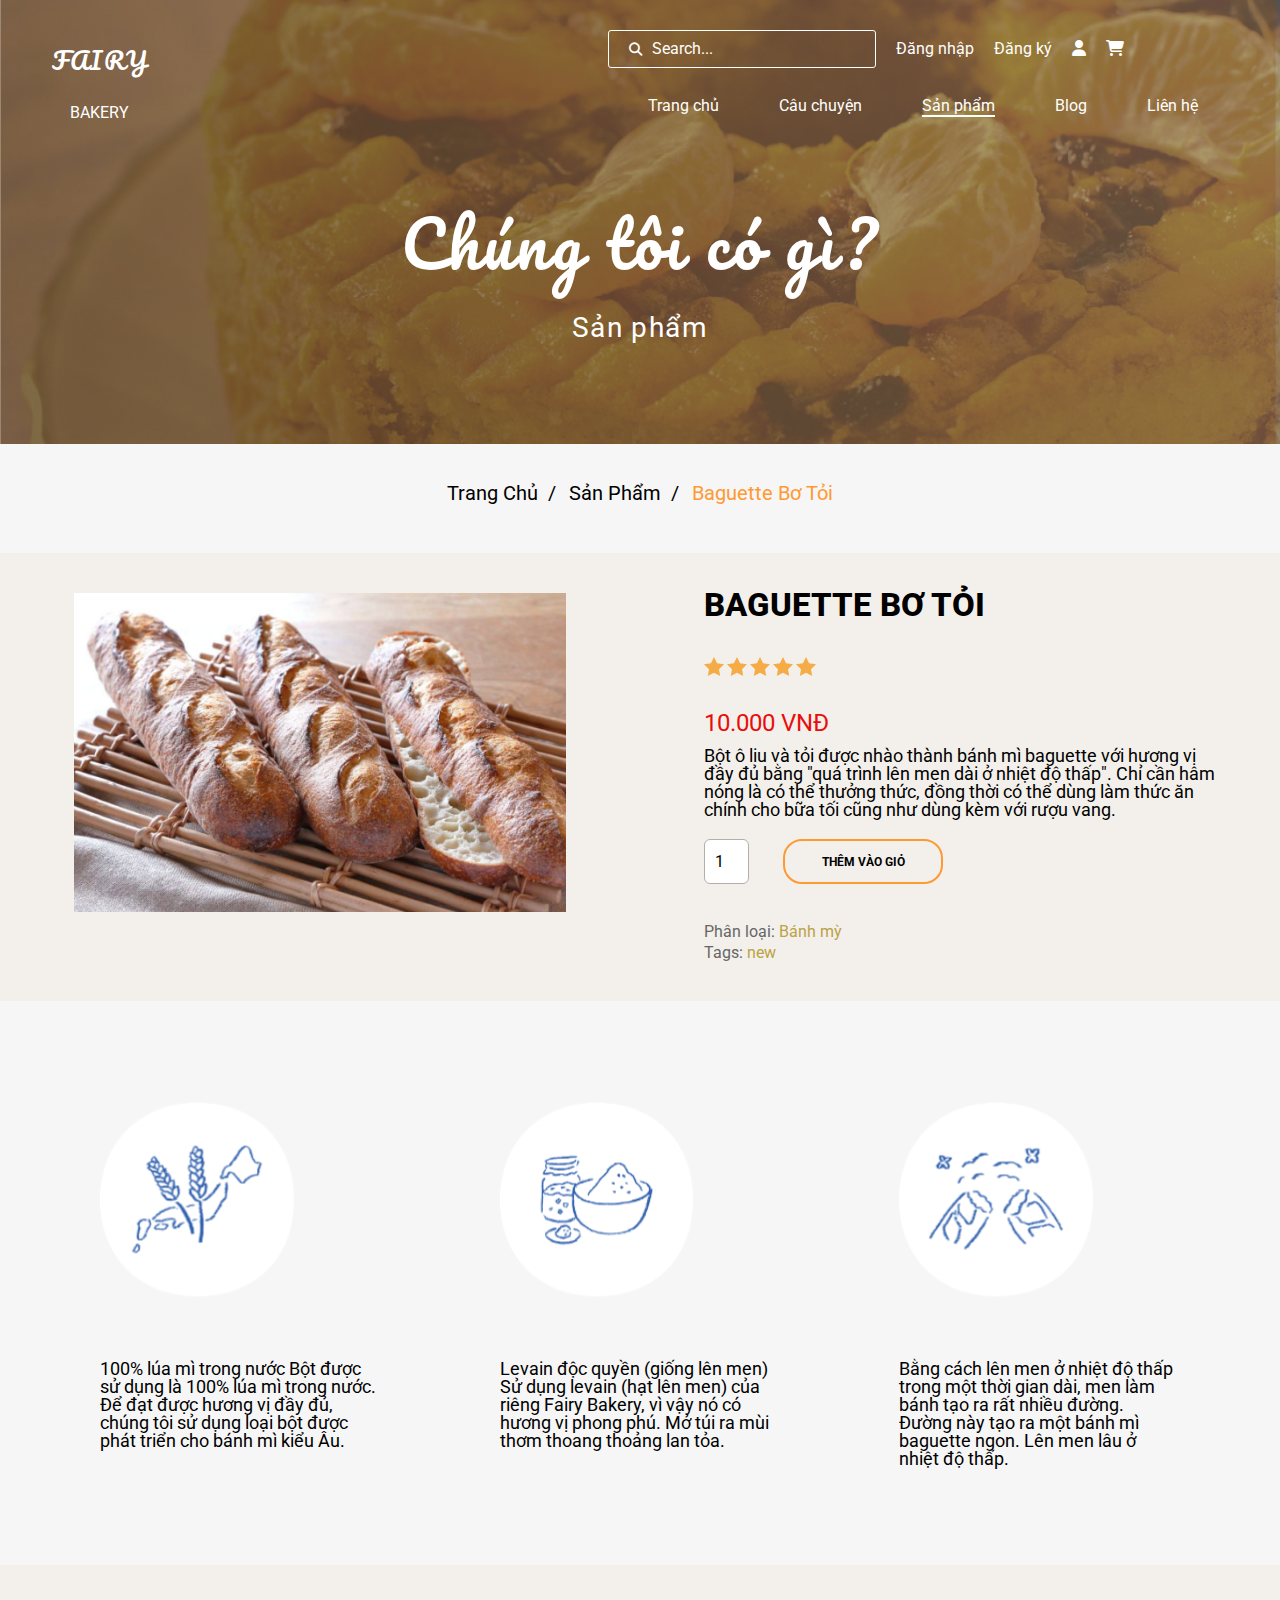
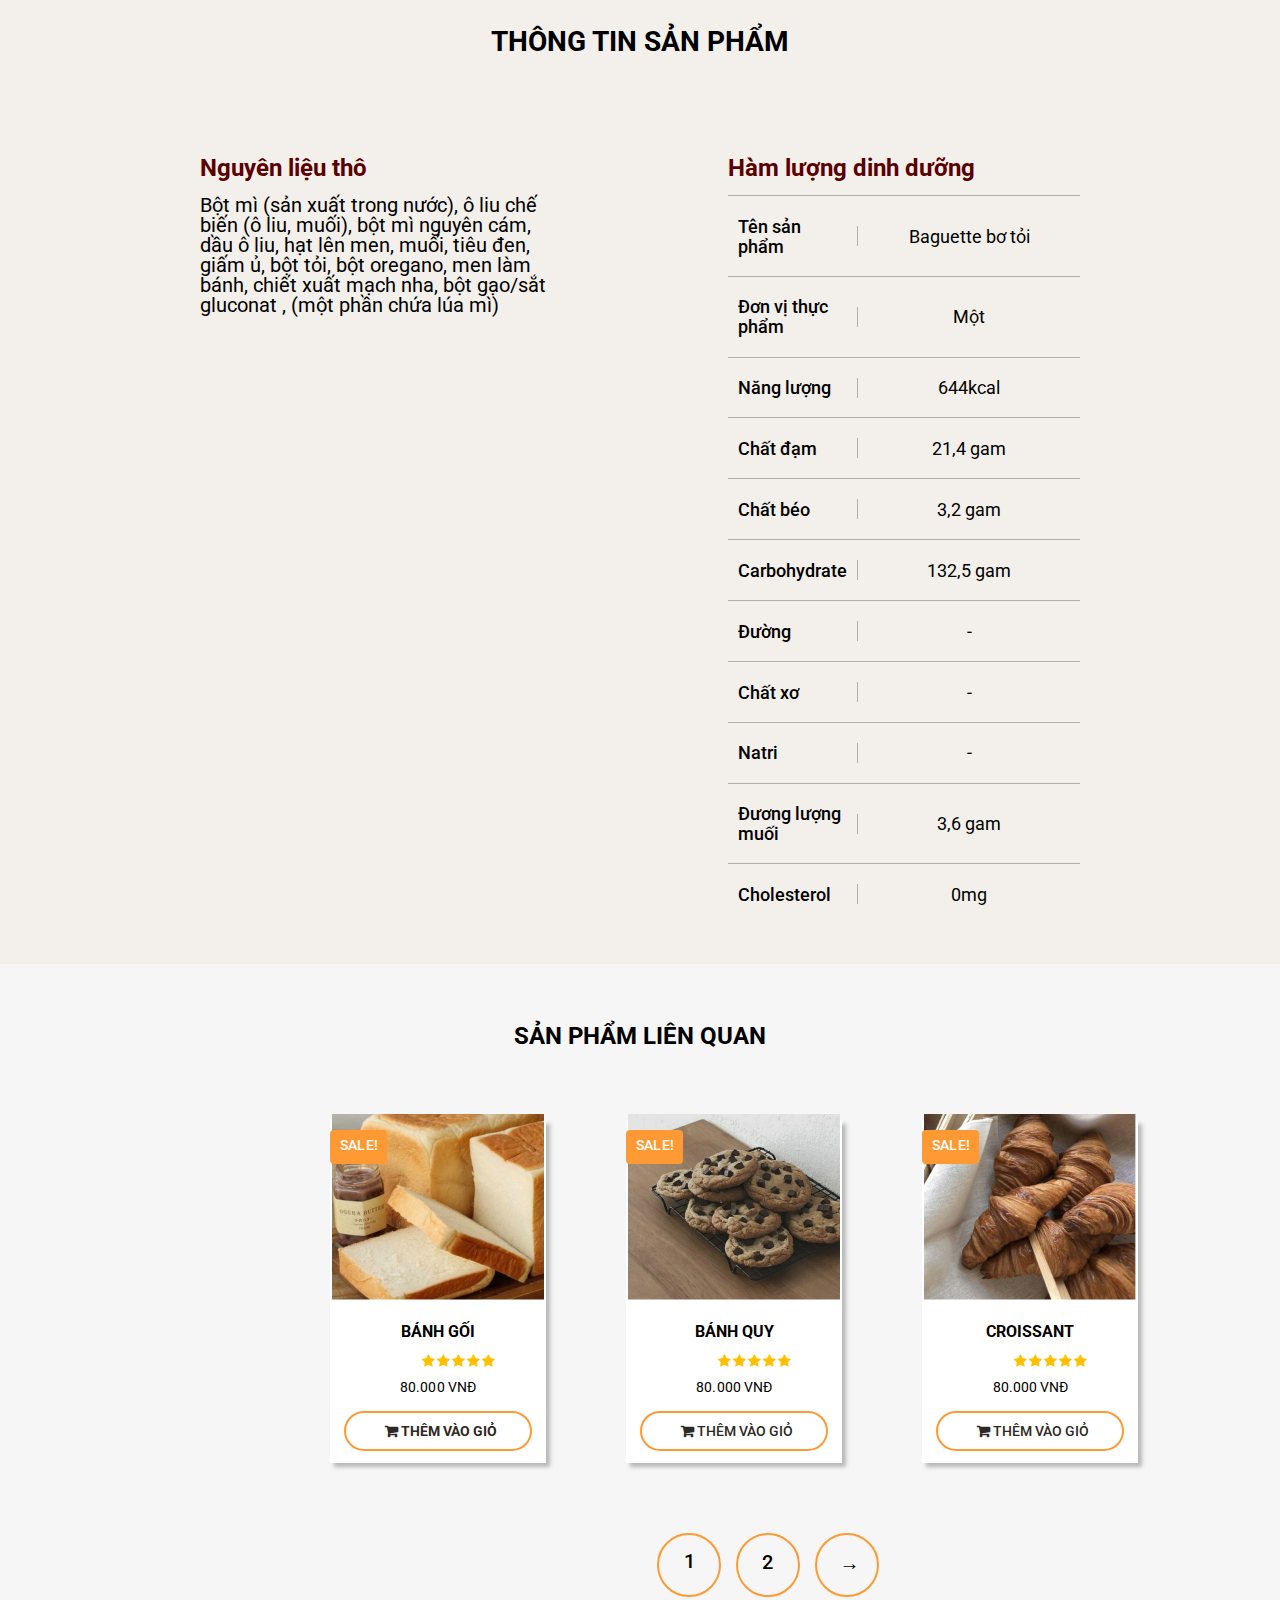
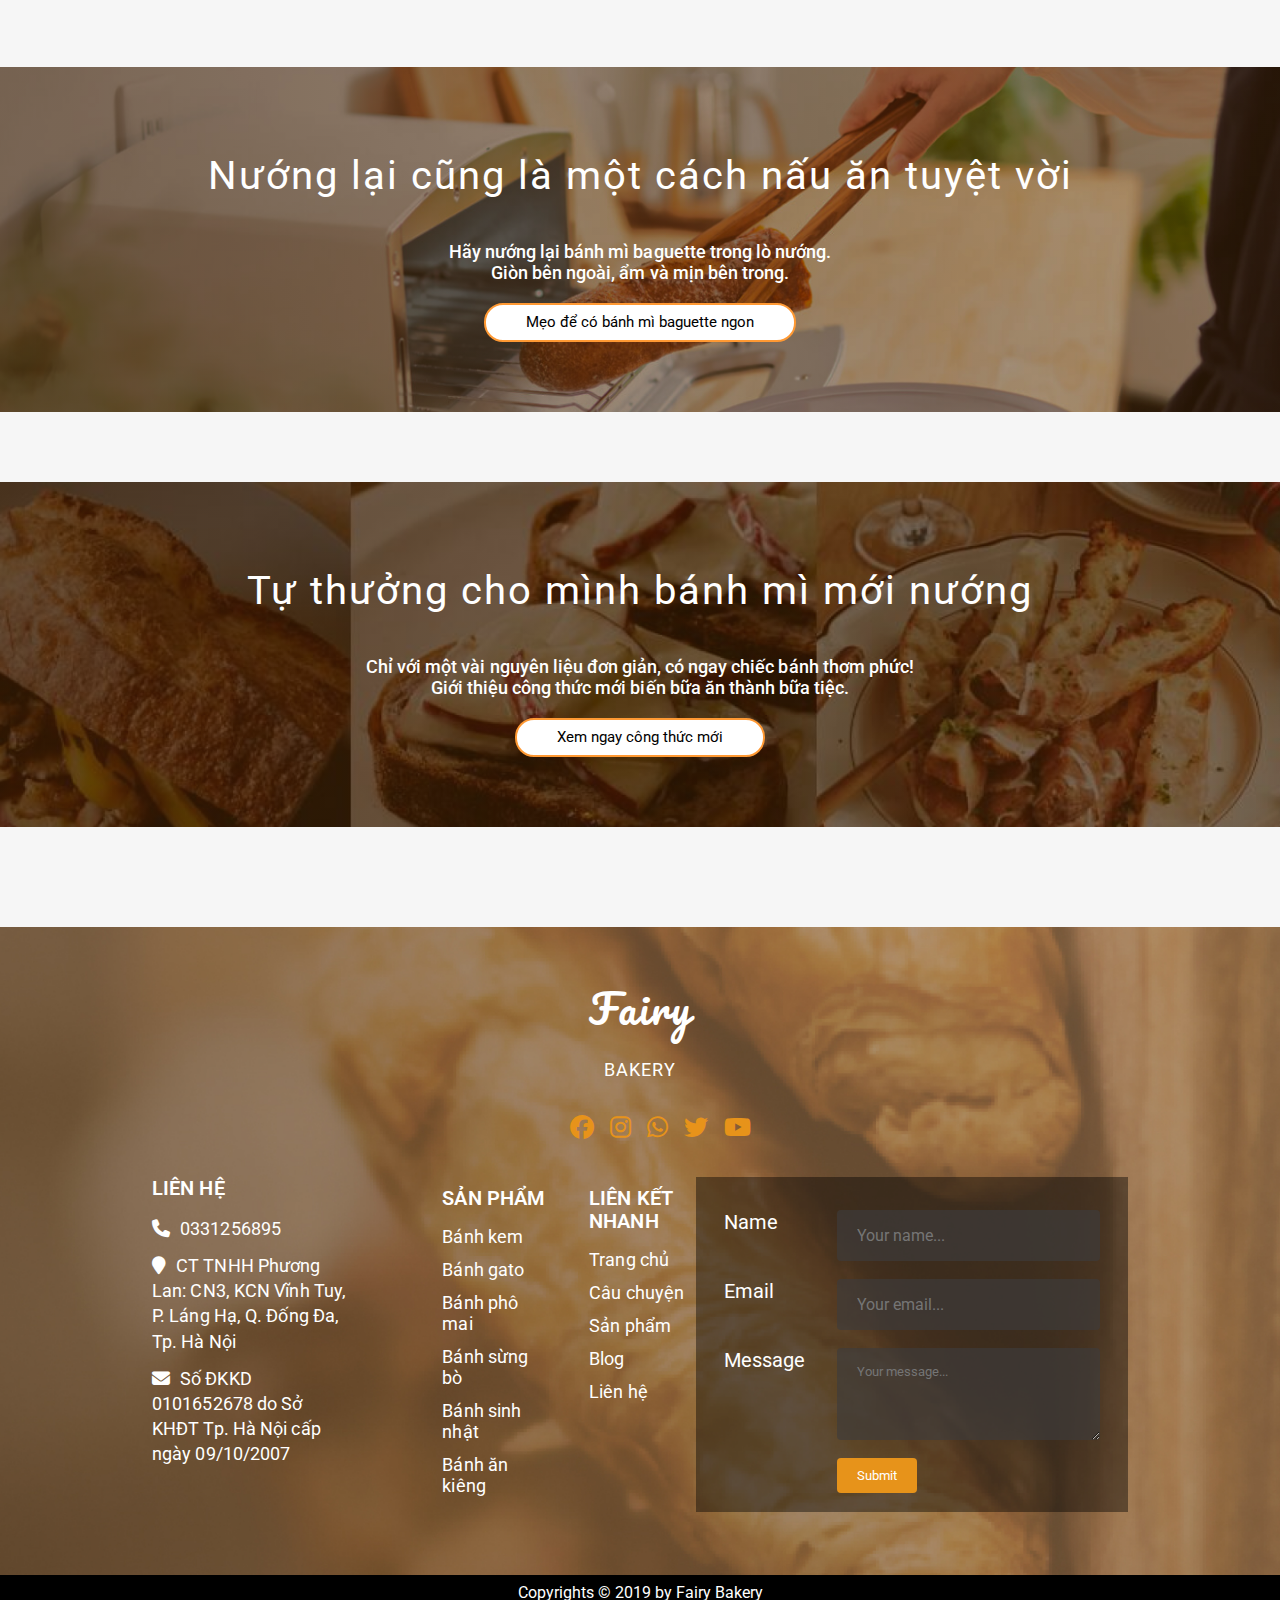
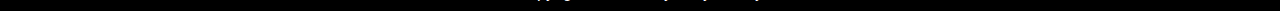
<file: fairy/chitkweb/Chi tiet san pham/index.html>
<!DOCTYPE html>
<html lang="en">
<head>
    <meta charset="UTF-8">
    <meta http-equiv="X-UA-Compatible" content="IE=edge">
    <meta name="viewport" content="width=device-width, initial-scale=1.0">
    <title>Chi tiết sản phẩm</title>
    <link rel="stylesheet" href="style.css">
    <link rel="stylesheet" href="https://cdnjs.cloudflare.com/ajax/libs/font-awesome/6.2.1/css/all.min.css">
    <link rel="preconnect" href="https://fonts.googleapis.com"><link rel="preconnect" href="https://fonts.gstatic.com" crossorigin><link href="https://fonts.googleapis.com/css2?family=Roboto:wght@100;300;400;500;700&display=swap" rel="stylesheet">
    <link rel="stylesheet"
        href="https://maxcdn.bootstrapcdn.com/font-awesome/4.7.0/css/font-awesome.min.css">
        <link rel="preconnect" href="https://fonts.googleapis.com"><link rel="preconnect" href="https://fonts.gstatic.com" crossorigin><link href="https://fonts.googleapis.com/css2?family=Pacifico&family=Roboto:wght@100;300;400;500;700&display=swap" rel="stylesheet">
</head>
<body>

     <!-- HEADER NAVIGATION  -->
     <header>
        <div class="header__navigation">
            <div class="fairy__logo">
                <h1><a class="logo_directional" href="./index.html">FAIRY</a></h1>
                <p><a class="logo_directional_down" href="./index.html">BAKERY</a></p>
            </div>
            <button id="menu_toggle">
                <i class="fa-solid fa-bars"></i>
            </button>
            <nav class=" ">
                <button id="menu_close">X</button>
                <div class="nav__featured">
                    <div class="nav__search">
                        <button><i class="fa-solid fa-magnifying-glass"></i></button>
                        <input type="text" placeholder="Search...">
                    </div>
                    <a href="./sign_in.html">Đăng nhập</a>
                    <a href="./sign_up.html">Đăng ký</a>
                    <a href=""><i class="fa-solid fa-user"></i></a>
                    <a href=""><i class="fa-solid fa-cart-shopping"></i></a>
                </div>
                <ul class="nav__link">
                    <li>
                        <a class="no_highlight" href="../../../index.html">
                            Trang chủ
                        </a>
                    </li>
                    <li>
                        <a class="no_highlight" href="../../../About us.html">
                            Câu chuyện
                        </a>
                    </li>
                    <li>
                        <a class="highlight" href="../../../chitkweb/SanPham/SanPham/index.html">
                            Sản phẩm
                        </a>
                    </li>
                    <li>
                        <a class="no_highlight" href="../../../Khoi_Nguyen_tkWeb/index.html">
                            Blog
                        </a>
                    </li>
                    <li>
                        <a class="no_highlight" href="../../../Contact/index.html">
                            Liên hệ
                        </a>
                    </li>
                    <li class="Sign_in">
                        <a class="no_highlight" href="../../../sign_in.html">
                            Đăng nhập
                        </a>
                    </li>
                    <li class="Sign_up">
                        <a class="no_highlight" href="../../../sign_up.html">
                            Đăng ký
                        </a>
                    </li>
                </ul>

            </nav>
        </div>

        <div class="header__content">
            <h2 style="margin-bottom: 12px;">Chúng tôi có gì?</h2>
            <p>Sản phẩm</p>
            <!-- <button>Xem Ngay</button> -->
        </div>
    </header>

    <!-- Bắt đầu body -->
        <div class="bread_crumbs_container">
        <ul class="breadcrumbs">
            <li><a href="#">Trang Chủ</a></li>
            <li><a href="#">Sản Phẩm</a></li>
            <li style="color: #ff9933;">Baguette Bơ Tỏi</li>
        </ul>
        </div>
   <!-- end breadcrumbs -->
   <section id="sec_item_cart">
        <div class="sec_item_cart_img">
            <div id="zoom_in">
                <a href="../CongThuc/CongThuc/index.html"><figure>
                    <img src="./image/img_main 4.png">
                </figure></a>
                
            </div>
        </div>
        <div class="sec_item_cart_detail">
            <h1>BAGUETTE BƠ TỎI</h1>
            <div class="star_rating">
                <img src="./image/star.svg">
            </div>
            <p class="price">
                <font style="vertical-align: inherit;">
                    <font style="vertical-align: inherit;">10.000 VNĐ
                    </font>
                </font>
            </p>
            <p style="font-size: 18px;">
                Bột ô liu và tỏi được nhào thành 
                bánh mì baguette với hương vị đầy đủ bằng "quá trình lên men dài ở 
                nhiệt độ thấp". Chỉ cần hâm nóng là có thể thưởng thức, đồng thời 
                có thể dùng làm thức ăn chính cho bữa tối cũng như dùng kèm với rượu vang.
            </p>
            <form class="cart" action="https://www.youtube.com/watch?v=VDO5pE2emGk" method="post" enctype="multipart/form-data">
                <div class="quantity">
            <input type="number" id="quantity_63b085e6ead89" class="input-text qty text" name="quantity" value="1" title="Qty" size="4" min="1" max="" step="1" placeholder="" inputmode="numeric" autocomplete="off">
            </div>        
                <button type="submit" name="add-to-cart" value="903" class="single_add_to_cart_buttons buttons alt wp-element-button">THÊM VÀO GIỎ</button>
            </form>
            <div class="prd_meta">
                <span class="posted_in" style="color: #666666; font-weight: 400; padding-top: 20px; padding-bottom: 5px; font-size: 16px;">
                    Phân loại: 
                    <a href="#" style="color:#baa245; text-decoration:none; font-size: 16px;">
                         Bánh mỳ
                    </a>
                </span>
                <span class="posted_in" style="color: #666666; font-weight: 400; padding-bottom: 40px; font-size: 16px;">
                    Tags: 
                    <a href="#" style="color:#baa245; text-decoration:none; font-size: 16px;">
                        new
                    </a>
                </span>
            </div>
        </div>
   </section>
   <!-- end item cart -->
   <div class="feature_list" style="display: flex; justify-content: space-between; padding: 80px 100px;">
    <div class="feature1" style="flex-direction:column; width: 26%;" >
        <img width="69%" height="69%" src="./image/ft1.svg" alt="">
        <p class="apprehend" style="font-size: 18px;"> 100% lúa mì trong nước
            Bột được sử dụng là 100% lúa mì trong nước. Để đạt được hương vị đầy đủ, chúng tôi sử dụng loại bột được phát triển cho bánh mì kiểu Âu.
        </p>
    </div>
    <div class="feature2" style="flex-direction: column; width: 26%;">
        <img width="69%" height="69%" src="./image/ft2.svg" alt="">
        <p class="apprehend" style="font-size: 18px;"> Levain độc quyền (giống lên men)
            Sử dụng levain (hạt lên men) của riêng Fairy Bakery, vì vậy nó có hương vị phong phú. Mở túi ra mùi thơm thoang thoảng lan tỏa.
        </p>
    </div>
    <div class="feature3" style="flex-direction: column; width: 26%;">
        <img width="69%" height="69%" src="./image/ft3.svg" alt="">
        <p class="apprehend" style="font-size: 18px;"> Bằng cách lên men ở nhiệt độ thấp trong một thời gian dài, men làm bánh tạo ra rất nhiều đường. Đường này tạo ra một bánh mì baguette ngon.
            Lên men lâu ở nhiệt độ thấp. 
        </p>
    </div>
   </div>
   <!-- end feature list -->
   <section id="sec_prd_info" class="nl">
        <h2>
            <font style="vertical-align: inherit;">
                <font style="vertical-align: inherit;">THÔNG TIN SẢN PHẨM
                </font>
            </font>
        </h2>
        <div id="prd_info">
            <div class="raw_material">
                <h3>
                    <font style="vertical-align: inherit;">
                        <font style="vertical-align: inherit; font-size: 24px;">Nguyên liệu thô
                        </font>
                    </font>
                </h3>
                <p>
                    <font style="vertical-align: inherit;">
                        <font style="vertical-align: inherit; font-size: 20px;">Bột mì (sản xuất trong nước), 
                            ô liu chế biến (ô liu, muối), bột mì nguyên cám, dầu ô liu, hạt 
                            lên men, muối, tiêu đen, giấm ủ, bột tỏi, bột oregano, men làm
                            bánh, chiết xuất mạch nha, bột gạo/sắt gluconat , (một phần 
                            chứa lúa mì)
                        </font>
                    </font>
                </p>
            </div>
            <div class="component">
                <h3><font style="vertical-align: inherit;"><font style="vertical-align: inherit; font-size: 24px;">Hàm lượng dinh dưỡng</font></font></h3>
                <table>
                  <tbody>
                    <tr>
                      <th><font style="vertical-align: inherit;"><font style="vertical-align: inherit;">Tên sản phẩm</font></font></th>
                      <td><font style="vertical-align: inherit;"><font style="vertical-align: inherit;">Baguette bơ tỏi</font></font></td>
                    </tr>
                    <tr>
                      <th><font style="vertical-align: inherit;"><font style="vertical-align: inherit;">Đơn vị thực phẩm</font></font></th>
                      <td><font style="vertical-align: inherit;"><font style="vertical-align: inherit;">Một</font></font></td>
                    </tr>
                    <tr>
                      <th><font style="vertical-align: inherit;"><font style="vertical-align: inherit;">Năng lượng</font></font></th>
                      <td><font style="vertical-align: inherit;"><font style="vertical-align: inherit;">644kcal</font></font></td>
                    </tr>
                    <tr>
                      <th><font style="vertical-align: inherit;"><font style="vertical-align: inherit;">Chất đạm</font></font></th>
                      <td><font style="vertical-align: inherit;"><font style="vertical-align: inherit;">21,4 gam</font></font></td>
                    </tr>
                    <tr>
                      <th><font style="vertical-align: inherit;"><font style="vertical-align: inherit;">Chất béo</font></font></th>
                      <td><font style="vertical-align: inherit;"><font style="vertical-align: inherit;">3,2 gam</font></font></td>
                    </tr>
                    <tr>
                      <th><font style="vertical-align: inherit;"><font style="vertical-align: inherit;">Carbohydrate</font></font></th>
                      <td><font style="vertical-align: inherit;"><font style="vertical-align: inherit;">132,5 gam</font></font></td>
                    </tr>
                    <tr>
                      <th><font style="vertical-align: inherit;"><font style="vertical-align: inherit;">Đường</font></font></th>
                      <td><font style="vertical-align: inherit;"><font style="vertical-align: inherit;">-</font></font></td>
                    </tr>
                    <tr>
                      <th><font style="vertical-align: inherit;"><font style="vertical-align: inherit;">Chất xơ</font></font></th>
                      <td><font style="vertical-align: inherit;"><font style="vertical-align: inherit;">-</font></font></td>
                    </tr>
                    <tr>
                      <th><font style="vertical-align: inherit;"><font style="vertical-align: inherit;">Natri</font></font></th>
                      <td><font style="vertical-align: inherit;"><font style="vertical-align: inherit;">-</font></font></td>
                    </tr>
                    <tr>
                      <th><font style="vertical-align: inherit;"><font style="vertical-align: inherit;">Đương lượng muối</font></font></th>
                      <td><font style="vertical-align: inherit;"><font style="vertical-align: inherit;">3,6 gam</font></font></td>
                    </tr>
                    <tr>
                      <th><font style="vertical-align: inherit;"><font style="vertical-align: inherit;">Cholesterol</font></font></th>
                      <td><font style="vertical-align: inherit;"><font style="vertical-align: inherit;">0mg</font></font></td>
                    </tr>
                  </tbody>
                </table>
              </div>
        </div>
   </section>
   <!-- end product info -->
   <section id="sec_item_recipe">
    <h2 class="sec_head" style="text-align: center;">
        <font style="vertical-align: inherit;">
            <font style="vertical-align: inherit; font-size: 24px;">SẢN PHẨM LIÊN QUAN
            </font>
        </font>
    </h2>
    <div class="col-8" style="display: flex; justify-content: space-between;">
        <div class="row" style="padding-left: 230px;">
                <div id="myCarousel" class="carousel slide" data-ride="carousel" data-interval="0">                               
                    <!-- Wrapper for carousel items -->
                    <div class="carousel-inner">
                        <div class="item carousel-item active">
                            <div class="row" style="margin-top: 50px; display: flex;">
                                <div class="col-sm-3" style="padding-left: 80px;">
                                    <div class="thumb-wrapper" style="margin-top: -41px; margin-bottom: 20px;">
                                        <div class="onsale" style="border-radius: 4px;">
                                            <p style="padding: 5px 8px;">SALE!</p>
                                        </div>
                                        <div class="thumb-img">
                                            <a href="#"><img src="./image/banhgoi.png" class="img-fluid" alt=""></a>
                                        </div>
                                        
                                            <div class="thumb-content">
                                            <h4 style="font-family: 'Roboto';
                                            font-style: normal;
                                            font-weight: 700;
                                            font-size: 16px;
                                            line-height: 24px;                                                      
                                            color: #000000;
                                            text-decoration: none;
                                            ">BÁNH GỐI </h4>
                                            <div class="star-rating">
                                                <ul class="list-inline">
                                                    <li class="list-inline-item"><i class="fa
                                                            fa-star"></i></li>
                                                    <li class="list-inline-item"><i class="fa
                                                            fa-star"></i></li>
                                                    <li class="list-inline-item"><i class="fa
                                                            fa-star"></i></li>
                                                    <li class="list-inline-item"><i class="fa
                                                            fa-star"></i></li>
                                                    <li class="list-inline-item"><i class="fa
                                                            fa-star"></i></li>
                                                </ul>
                                            </div>
                                            <p class="item-price" style="font-family: 'Roboto';
                                            font-style: normal;
                                            font-weight: 400;
                                            font-size: 14px;
                                            line-height: 24px;">
                                                80.000 VNĐ</p>
                                            <a href="#" class="btn
                                                btn-primary" style="
                                                width: 188.53px;
                                                height: 40px;
                                                font-size: 14px;
                                                font-weigh: 500;
                                                text-align: center;
                                                border: 2px solid #FF9933;
                                                padding-top: 10px;
                                                text-decoration: none;">
                                                <i class="fa fa-shopping-cart" aria-hidden="true">
                                                </i>
                                                THÊM VÀO GIỎ </a>
                                        </div>
                                    </div>
                                </div>
                                <div class="col-sm-3" style="padding-left: 80px;">
                                    <div class="thumb-wrapper" style="margin-top: -41px; margin-bottom: 20px;">
                                        <div class="onsale" style="border-radius: 4px;">
                                            <p style="padding: 5px 8px;">SALE!</p>
                                        </div>
                                        <div class="thumb-img">
                                            <img src="./image/cookie.png" class="img-fluid" alt="">
                                        </div>
                                        <div class="thumb-content">
                                            <h4 style="font-family: 'Roboto';
                                            font-style: normal;
                                            font-weight: 700;
                                            font-size: 16px;
                                            line-height: 24px;                                                      
                                            color: #000000;
                                            ">BÁNH QUY </h4>
                                            <div class="star-rating">
                                                <ul class="list-inline">
                                                    <li class="list-inline-item"><i class="fa
                                                            fa-star"></i></li>
                                                    <li class="list-inline-item"><i class="fa
                                                            fa-star"></i></li>
                                                    <li class="list-inline-item"><i class="fa
                                                            fa-star"></i></li>
                                                    <li class="list-inline-item"><i class="fa
                                                            fa-star"></i></li>
                                                    <li class="list-inline-item"><i class="fa
                                                            fa-star"></i></li>
                                                </ul>
                                            </div>
                                            <p class="item-price" style="font-family: 'Roboto';
                                            font-style: normal;
                                            font-weight: 400;
                                            font-size: 14px;
                                            line-height: 24px;">
                                                80.000 VNĐ</p>
                                            <a href="#" class="btn
                                                btn-primary" style="
                                                width: 188.53px;
                                                height: 40px;
                                                font-size: 14px;
                                                font-weight: 500;
                                                text-align: center;
                                                border: 2px solid #FF9933;
                                                padding-top: 10px;
                                                text-decoration: none;">
                                                <i class="fa fa-shopping-cart" aria-hidden="true">
                                                </i>
                                                THÊM VÀO GIỎ </a>
                                        </div>
                                    </div>
                                </div>
                                <div class="col-sm-3" style="padding-left: 80px;">
                                    <div class="thumb-wrapper" style="margin-top: -41px; margin-bottom: 20px; margin-right: 20px;">
                                        <div class="onsale" style="border-radius: 4px;">
                                            <p style="padding: 5px 8px;">SALE!</p>
                                        </div>
                                        <div class="thumb-img">
                                            <img src="./image/croissant.png" class="img-fluid" alt="">
                                        </div>
                                        <div class="thumb-content">
                                            <h4 style="font-family: 'Roboto';
                                            font-style: normal;
                                            font-weight: 700;
                                            font-size: 16px;
                                            line-height: 24px;                                                      
                                            color: #000000;
                                            ">CROISSANT </h4>
                                            <div class="star-rating">
                                                <ul class="list-inline">
                                                    <li class="list-inline-item"><i class="fa
                                                            fa-star"></i></li>
                                                    <li class="list-inline-item"><i class="fa
                                                            fa-star"></i></li>
                                                    <li class="list-inline-item"><i class="fa
                                                            fa-star"></i></li>
                                                    <li class="list-inline-item"><i class="fa
                                                            fa-star"></i></li>
                                                    <li class="list-inline-item"><i class="fa
                                                            fa-star"></i></li>
                                                </ul>
                                            </div>
                                            <p class="item-price" style="font-family: 'Roboto';
                                            font-style: normal;
                                            font-weight: 400;
                                            font-size: 14px;
                                            line-height: 24px;">
                                                80.000 VNĐ</p>
                                            <a href="#" class="btn
                                                btn-primary" style="
                                                width: 188.53px;
                                                height: 40px;
                                                font-size: 14px;
                                                font-weight: 500;
                                                text-align: center;
                                                border: 2px solid #FF9933;
                                                padding-top: 10px;
                                                text-decoration: none;">
                                                <i class="fa fa-shopping-cart" aria-hidden="true">
                                                </i>
                                                THÊM VÀO GIỎ </a>
                                        </div>
                                    </div>
                                </div>                                                                                
                            </div>                            
                        </div>                                  
                    </div>
                    <!-- end carousel item -->
                </div>
                <!-- Bắt đầu pagination -->
                <nav class="woocommerce-pagination">
                    <ul class="page-numbers" style="padding-left: 45%; padding-bottom: 40px;">
                    <li><span aria-current="page" class="page-numbers current" style="padding-top: 4px; padding-right: 6px;">1</span></li>
                    <li><a class="page-numbers" style="color: #000000; padding: 5px 5px;" href="#">2</a></li>
                    <li><a class="next page-numbers" style="color: #000000; padding-right: 25px; padding-top: 6px;" href="#">→</a></li>
                </ul>
                </nav>
                <!-- Kết thúc pagination -->
            </div>
        </div>
    </div>
   </section>
   <!-- end -->
   <div id="rebake">
    <h3>
        <font style="vertical-align: inherit;">
            <font style="vertical-align: inherit;">Nướng lại cũng là một cách nấu ăn tuyệt vời
            </font>
        </font>
    </h3>
    <p>
        <font style="vertical-align: inherit;">
            <font style="vertical-align: inherit;">Hãy nướng lại bánh mì baguette trong lò nướng.
            </font>
        </font>
        <br>
        <font style="vertical-align: inherit;">
            <font style="vertical-align: inherit;">
      Giòn bên ngoài, ẩm và mịn bên trong.
        </font>
        </font>
    </p>
    <a href="#" class="btn btn_normal btn_white" style="color: #000000; text-decoration: none;">
        <font style="vertical-align: inherit;">
            <font style="vertical-align: inherit;">Mẹo để có bánh mì baguette ngon
            </font>
        </font>
    </a>
  </div>
  <!-- end rebake -->
  <div id="feast">
    <h3>
        <font style="vertical-align: inherit;">
            <font style="vertical-align: inherit;">Tự thưởng cho mình bánh mì mới nướng
            </font>
        </font>
    </h3>
    <p>
        <font style="vertical-align: inherit;">
            <font style="vertical-align: inherit;">Chỉ với một vài nguyên liệu đơn giản, có ngay chiếc bánh thơm phức!
            </font>
        </font>
        <br>
        <font style="vertical-align: inherit;">
            <font style="vertical-align: inherit;">Giới thiệu công thức mới biến bữa ăn thành bữa tiệc.
            </font>
        </font>
    </p>
    <a href="/kamayaki_pasco/recipe/" class="btn btn_normal btn_white" style="color: #000000; text-decoration: none;>
        <font style="vertical-align: inherit;">
            <font style="vertical-align: inherit;">Xem ngay công thức mới
            </font>
        </font>
    </a>
  </div>
  <!-- end feast -->

               <!-- FOOTER  -->
               <footer>
                <div class="footer__cover">
                    <!-- <img src="./assets/image/footer.jpg" </div> -->
                    <div class="container__footer">
                        <div class="container__footer-top">
                            <h1>Fairy</h1>
                            <p>BAKERY</p>
                            <ul>
                                <li>
                                    <a href="">
                                        <i class="fa-brands fa-facebook"></i>
                                    </a>
                                </li>
                                <li>
                                    <a href="">
                                        <i class="fa-brands fa-instagram"></i>
                                    </a>
                                </li>
                                <li>
                                    <a href="">
                                        <i class="fa-brands fa-whatsapp"></i>
                                    </a>
                                </li>
                                <li>
                                    <a href="">
                                        <i class="fa-brands fa-twitter"></i>
                                    </a>
                                </li>
                                <li>
                                    <a href="">
                                        <i class="fa-brands fa-youtube"></i>
                                    </a>
                                </li>
                            </ul>
                        </div>
                        <div class="container__footer-bottom">
                            <div class="footer__contact">
                                <h6>Liên Hệ</h6>
                                <p><i class="fa-solid fa-phone"></i>0331256895</p>
                                <p><i class="fa-solid fa-location-pin"></i>CT TNHH Phương Lan: CN3, KCN Vĩnh Tuy, P. Láng Hạ, Q.
                                    Đống Đa, Tp. Hà Nội
                                </p>
                                <p><i class="fa-solid fa-envelope"></i>Số ĐKKD 0101652678 do Sở KHĐT Tp. Hà Nội cấp ngày
                                    09/10/2007
                                </p>
                            </div>
                            <ul class="footer__product">
                                <h6>Sản Phẩm</h6>
                                <li><a href="">Bánh kem</a></li>
                                <li><a href="">Bánh gato</a></li>
                                <li><a href="">Bánh phô mai</a></li>
                                <li><a href="">Bánh sừng bò</a></li>
                                <li><a href="">Bánh sinh nhật</a></li>
                                <li><a href="">Bánh ăn kiêng</a></li>
                            </ul>
                            <ul class="footer__nav">
                                <h6>Liên kết nhanh</h6>
                                <li><a href="../../../index.html">Trang chủ</a></li>
                                <li><a href="../../../About us.html">Câu chuyện</a></li>
                                <li><a href="../../../chitkweb/SanPham/SanPham/index.html">Sản phẩm</a></li>
                                <li><a href="../../../Khoi_Nguyen_tkWeb/index.html">Blog</a></li>
                                <li><a href="../../../Contact/index.html">Liên hệ</a></li>
                            </ul>
                            <form class="comment" action="">
                                <div>
                                    <label for="name">Name</label>
                                    <input class="inp" id="name" type="text" placeholder="Your name...">
                                </div>
                                <div>
                                    <label for="email">Email</label>
                                    <input class="inp" id="email" type="text" placeholder="Your email...">
                                </div>
                                <div>
                                    <label for="message">Message</label>
                                    <textarea name="" id="" cols="30" rows="4" placeholder="Your message..."></textarea>
                                </div>
                                <div>
                                    <label for="message"></label>
                                    <button>Submit</button>
                                </div>
                            </form>
                        </div>
                    </div>
                </div>
            </footer>
            <div class="footer_author">Copyrights © 2019 by Fairy Bakery
            </div>
</body>
</html>
</file>
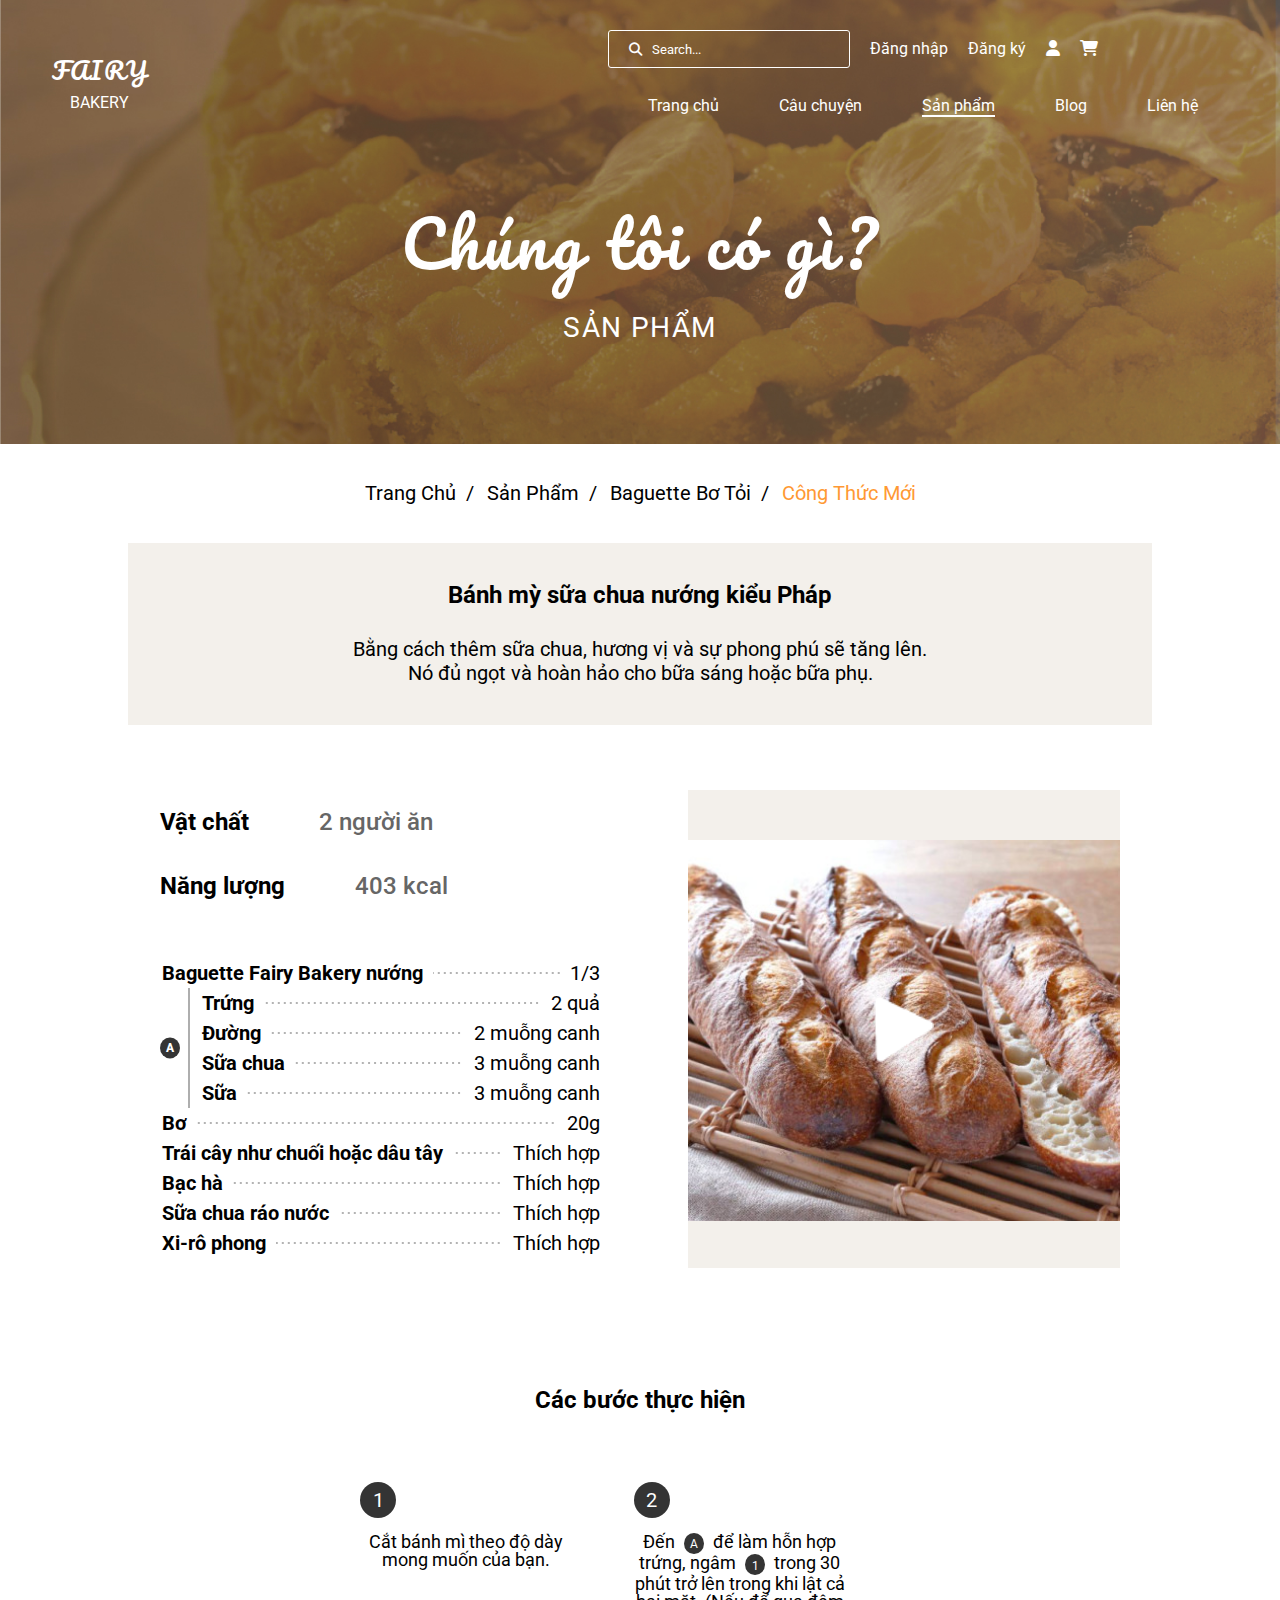
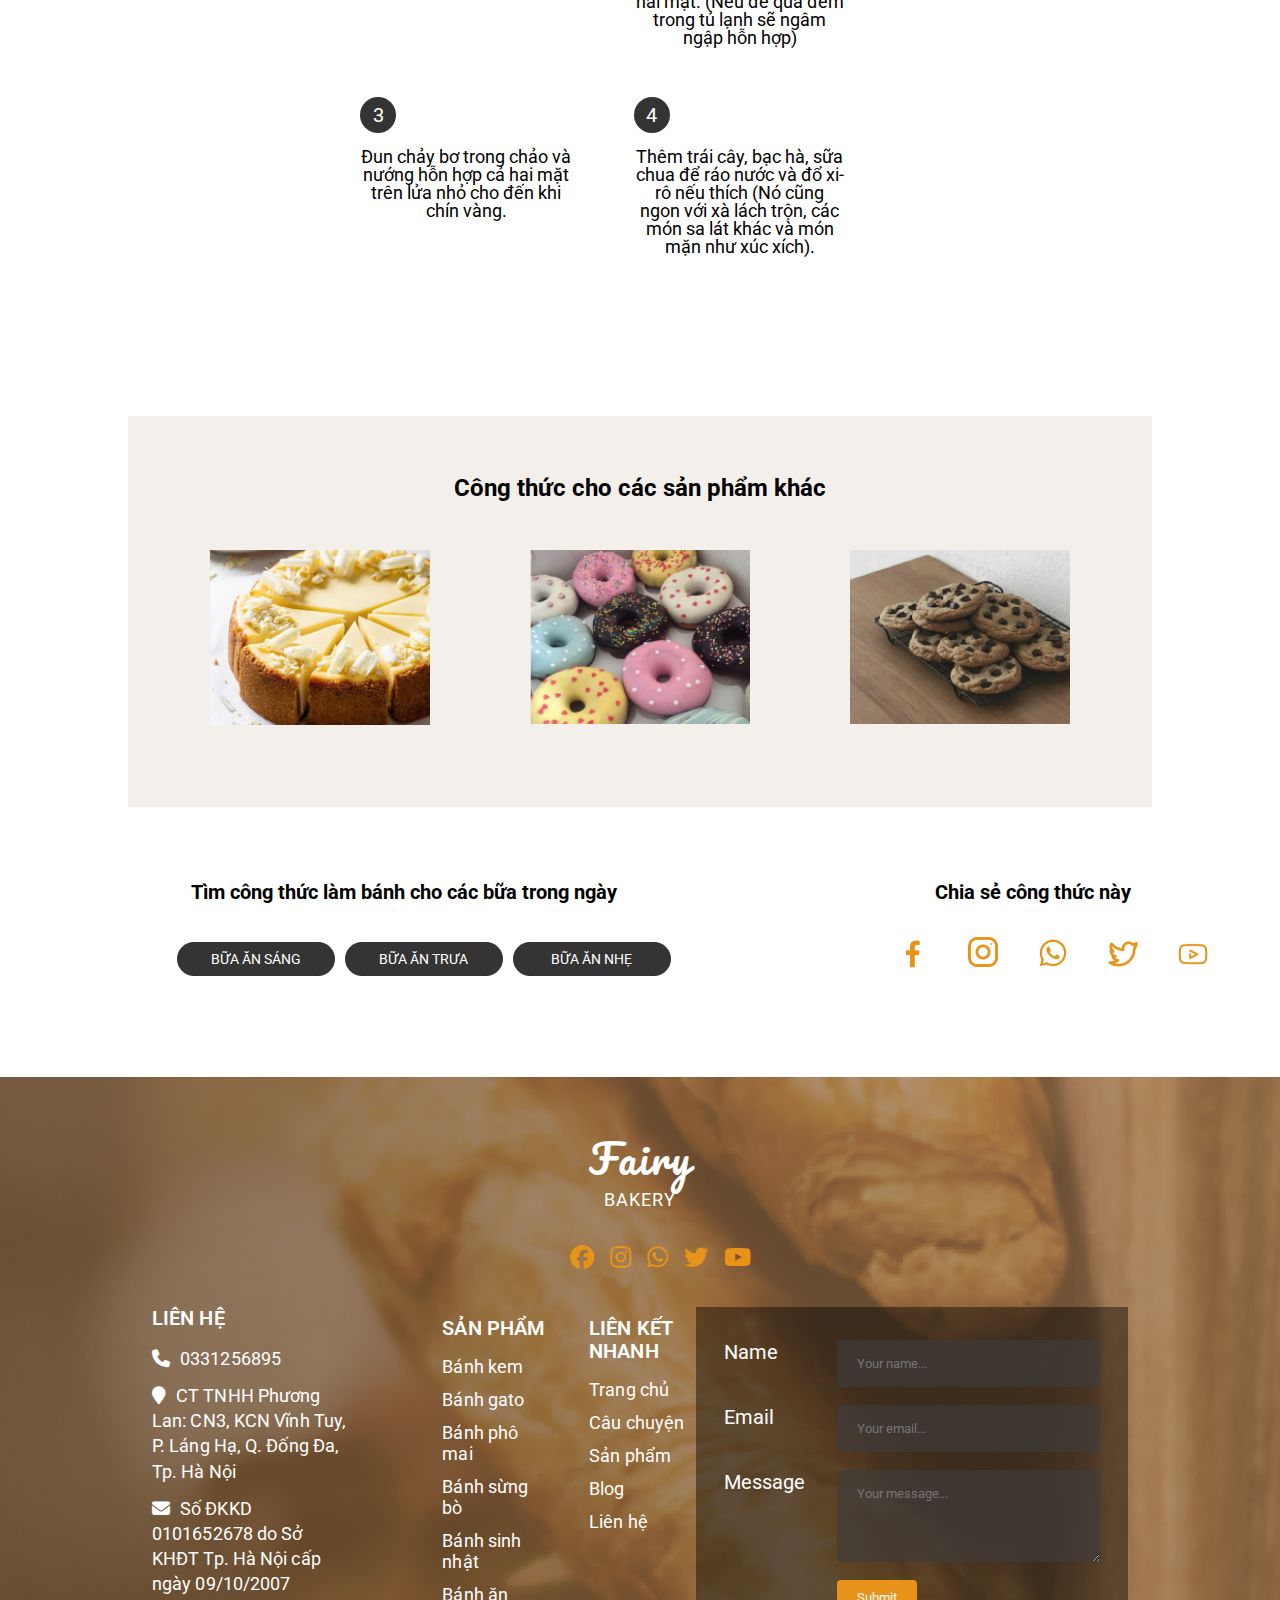
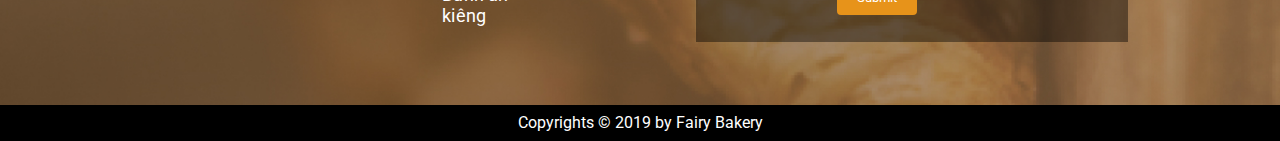
<file: fairy/chitkweb/CongThuc/CongThuc/index.html>
<!DOCTYPE html>
<html lang="en">
<head>
    <meta charset="UTF-8">
    <meta http-equiv="X-UA-Compatible" content="IE=edge">
    <meta name="viewport" content="width=device-width, initial-scale=1.0">
    <link rel="stylesheet" href="https://cdnjs.cloudflare.com/ajax/libs/font-awesome/6.2.1/css/all.min.css">
    <title>Công thức</title>
    <link rel="stylesheet" href="style.css">
    <link rel="preconnect" href="https://fonts.googleapis.com"><link rel="preconnect" href="https://fonts.gstatic.com" crossorigin><link href="https://fonts.googleapis.com/css2?family=Roboto:wght@100;300;400;500;700&display=swap" rel="stylesheet">
</head>
<body>

      <!-- HEADER NAVIGATION  -->
      <header>
        <div class="header__navigation">
            <div class="fairy__logo">
                <h1><a class="logo_directional" href="./index.html">FAIRY</a></h1>
                <p><a class="logo_directional_down" href="./index.html">BAKERY</a></p>
            </div>
            <button id="menu_toggle">
                <i class="fa-solid fa-bars"></i>
            </button>
            <nav class=" ">
                <button id="menu_close">X</button>
                <div class="nav__featured">
                    <div class="nav__search">
                        <button><i class="fa-solid fa-magnifying-glass"></i></button>
                        <input type="text" placeholder="Search...">
                    </div>
                    <a href="./sign_in.html">Đăng nhập</a>
                    <a href="./sign_up.html">Đăng ký</a>
                    <a href=""><i class="fa-solid fa-user"></i></a>
                    <a href=""><i class="fa-solid fa-cart-shopping"></i></a>
                </div>
                <ul class="nav__link">
                    <li>
                        <a class="no_highlight" href="../../../index.html">
                            Trang chủ
                        </a>
                    </li>
                    <li>
                        <a class="no_highlight" href="../../../About us.html">
                            Câu chuyện
                        </a>
                    </li>
                    <li>
                        <a class="highlight" href="../../../chitkweb/SanPham/SanPham/index.html">
                            Sản phẩm
                        </a>
                    </li>
                    <li>
                        <a class="no_highlight" href="../../../Khoi_Nguyen_tkWeb/index.html">
                            Blog
                        </a>
                    </li>
                    <li>
                        <a class="no_highlight" href="../../../Contact/index.html">
                            Liên hệ
                        </a>
                    </li>
                    <li class="Sign_in">
                        <a class="no_highlight" href="../../../sign_in.html">
                            Đăng nhập
                        </a>
                    </li>
                    <li class="Sign_up">
                        <a class="no_highlight" href="../../../sign_up.html">
                            Đăng ký
                        </a>
                    </li>
                </ul>

            </nav>
        </div>

        <div class="header__content">
            <h2 style="margin-bottom: 12px;">Chúng tôi có gì?</h2>
            <p>SẢN PHẨM</p>
            <!-- <button>Xem Ngay</button> -->
        </div>
    </header>


    <div class="container">
        <!-- tittle -->
        <div class="bread_crumbs_container">
            <ul class="breadcrumbs">
                <li><a href="#">Trang Chủ</a></li>
                <li><a href="#">Sản Phẩm</a></li>
                <li><a href="#">Baguette Bơ Tỏi</a></li>
                <li style="color: #ff9933;">Công Thức Mới</li>
            </ul>
       </div>
        <section id="main-heading">
            <h1>Bánh mỳ sữa chua nướng kiểu Pháp</h1>
            <p>
                Bằng cách thêm sữa chua, hương vị và sự phong phú sẽ tăng lên. 
                <br>
                Nó đủ ngọt và hoàn hảo cho bữa sáng hoặc bữa phụ.
            </p>
        </section>
        <!-- end tittle -->
        <div id="recipe_detail_area"> 
            <div id="using_bread">
            <div class="feature-img">
                <a href="https://www.kurashiru.com/recipes/31a6ccde-03a9-447f-9c11-6b95ae581bab">
                    <img src="./images/anh8.png" width="100%">
                    <img src="./images/play-btn.png" class="play-btn">
                </a>
            </div>    
            </div>  
        <!-- End video tutorial -->
            <!-- bắt đầu recipe detail -->
            <section id="recipe_detail">
                <div id="recipe_ttl">
                    <div id="recipe_ttl1">
                        <h2 class="sec_head">
                            <font style="vertical-align: inherit;">
                            <font style="vertical-align: inherit;">Vật chất
                            </font>
                            </font>
                        </h2>
                        <p><font style="vertical-align: inherit;" >
                            <font style="vertical-align: inherit;">2 người ăn
                            </font>
                            </font>
                        </p>
                    </div>
                    <div id="recipe_ttl1">
                        <h2 class="sec_head">
                            <font style="vertical-align: inherit;">
                            <font style="vertical-align: inherit;">Năng lượng
                            </font>
                            </font>
                        </h2>
                        <p><font style="vertical-align: inherit;">
                            <font style="vertical-align: inherit;">403 kcal
                            </font>
                            </font>
                        </p>
                    </div>
                  
                </div>
                <table class="recipe_list">
                  <tbody>
                    <tr>
                      <th><span><a href="#"><font style="vertical-align: inherit;"><font style="vertical-align: inherit;">Baguette Fairy Bakery nướng</font></font></a></span></th>
                      <td><span><font style="vertical-align: inherit;"><font style="vertical-align: inherit;">1/3</font></font></span></td>
                    </tr>
                    <tr>
                      <th colspan="2" class="group"> <div>
                          <span><font style="vertical-align: inherit;"><font style="vertical-align: inherit;">A</font></font></span>
                        </div>
                        <table class="recipe_list">
                          <tbody>
                            <tr>
                              <th><span><font style="vertical-align: inherit;"><font style="vertical-align: inherit;">Trứng</font></font></span></th>
                              <td><span><font style="vertical-align: inherit;"><font style="vertical-align: inherit;">2 quả</font></font></span></td>
                            </tr>
                            <tr>
                              <th><span><font style="vertical-align: inherit;"><font style="vertical-align: inherit;">Đường</font></font></span></th>
                              <td><span><font style="vertical-align: inherit;"><font style="vertical-align: inherit;">2 muỗng canh</font></font></span></td>
                            </tr>
                            <tr>
                              <th><span><font style="vertical-align: inherit;"><font style="vertical-align: inherit;">Sữa chua</font></font></span></th>
                              <td><span><font style="vertical-align: inherit;"><font style="vertical-align: inherit;">3 muỗng canh</font></font></span></td>
                            </tr>
                            <tr>
                              <th><span><font style="vertical-align: inherit;"><font style="vertical-align: inherit;">Sữa</font></font></span></th>
                              <td><span><font style="vertical-align: inherit;"><font style="vertical-align: inherit;">3 muỗng canh</font></font></span></td>
                            </tr>
                          </tbody>
                        </table>
                      </th>
                    </tr>
                    <tr>
                      <th><span><font style="vertical-align: inherit;"><font style="vertical-align: inherit;">Bơ</font></font></span></th>
                      <td><span><font style="vertical-align: inherit;"><font style="vertical-align: inherit;">20g</font></font></span></td>
                    </tr>
                    <tr>
                      <th><span><font style="vertical-align: inherit;"><font style="vertical-align: inherit;">Trái cây như chuối hoặc dâu tây</font></font></span></th>
                      <td><span><font style="vertical-align: inherit;"><font style="vertical-align: inherit;">Thích hợp</font></font></span></td>
                    </tr>
                    <tr>
                      <th><span><font style="vertical-align: inherit;"><font style="vertical-align: inherit;">Bạc hà</font></font></span></th>
                      <td><span><font style="vertical-align: inherit;"><font style="vertical-align: inherit;">Thích hợp</font></font></span></td>
                    </tr>
                    <tr>
                      <th><span><font style="vertical-align: inherit;"><font style="vertical-align: inherit;">Sữa chua ráo nước</font></font></span></th>
                      <td><span><font style="vertical-align: inherit;"><font style="vertical-align: inherit;">Thích hợp</font></font></span></td>
                    </tr>
                    <tr>
                      <th><span><font style="vertical-align: inherit;"><font style="vertical-align: inherit;">Xi-rô phong</font></font></span></th>
                      <td><span><font style="vertical-align: inherit;"><font style="vertical-align: inherit;">Thích hợp</font></font></span></td>
                    </tr>
                  </tbody>
                </table>
            </section>
              <!-- end recipe-detail -->
            <section id="sec_howtomake">
                <h2 class="sec_head"> Các bước thực hiện </h2>
                <ol>
                    <li>
                        <font style="vertical-align: inherit;">
                            <font style="vertical-align: inherit;">Cắt bánh mì theo độ dày mong muốn của bạn.
                            </font>
                        </font>
                    </li>
                    <li>
                        <font style="vertical-align: inherit;">
                            <font style="vertical-align: inherit;">Đến
                            </font>
                            </font>
                                <span class="al circle">
                                <font style="vertical-align: inherit;">
                                    <font style="vertical-align: inherit;">A
                                    </font>
                                </font>
                                </span>
                                <font style="vertical-align: inherit;">
                                    <font style="vertical-align: inherit;">để làm hỗn hợp trứng, ngâm 
                                    </font>
                                </font>
                                <span class="num circle">
                                    <font style="vertical-align: inherit;">
                                        <font style="vertical-align: inherit;">1
                                        </font>
                                    </font>
                                </span>
                                <font style="vertical-align: inherit;">
                                    <font style="vertical-align: inherit;">trong 30 phút trở lên trong khi lật cả hai mặt. 
                                    </font>
                                <font style="vertical-align: inherit;">(Nếu để qua đêm trong tủ lạnh sẽ ngâm ngập hỗn hợp)
                                </font>
                            </font>
                    </li>
                    <li>
                        <font style="vertical-align: inherit;">
                            <font style="vertical-align: inherit;"> Đun chảy bơ trong chảo và nướng hỗn hợp cả hai mặt trên lửa nhỏ cho đến khi chín vàng.
                            </font>
                        </font>
                    </li>
                    <li>
                        <font style="vertical-align: inherit;">
                            <font style="vertical-align: inherit;"> Thêm trái cây, bạc hà, sữa chua để ráo nước và đổ xi-rô nếu thích (Nó cũng ngon với xà lách trộn, các món sa lát khác và món mặn như xúc xích).
                            </font>
                        </font>
                    </li>
                </ol>
                <!-- end how to make -->
            </section>
            <!-- end hướng dẫn chi tiết -->
        </div>
        <!-- end recipe -->
        <section id="sec_item_recipe">
            <h2 class="sec_head">
                <font style="vertical-align: inherit;">
                    <font style="vertical-align: inherit;">Công thức cho các sản phẩm khác
                    </font>
                </font>
            </h2>
            <div id="item_recipe_list">
                <ul class="swiper-wrapper">
                    <li class="swiper-slide" style="width: 220px;
                    margin-right: 40px">
                        <a href="#" class="over">
                            <div class="image">
                                <img src="./images/anh7.png">
                            </div>
                        </a>
                    </li>
                    <li class="swiper-slide" style="width: 220px;
                    margin-right: 40px">
                        <a href="#" class="over">
                            <div class="image">
                                <img src="./images/donut.png">
                            </div>
                        </a>
                    </li>
                    <li class="swiper-slide" style="width: 220px;
                    margin-right: 40px">
                        <a href="#" class="over">
                            <div class="image">
                                <img src="./images/cookie.png">
                            </div>
                        </a>
                    </li>
                </ul>
            </div>
        </section>            
        <!-- end recipe list -->
        <div id="share_recipe_area">
            <div>
                <h3 class="sub_head">
                    <font style="vertical-align: inherit;">
                        <font style="vertical-align: inherit;">Tìm công thức làm bánh cho các bữa trong ngày
                        </font>
                    </font>
                </h3>
                <ul class="share_list_tag">
                    <li>
                        <a href="#">
                            <font style="vertical-align: inherit;">
                                <font style="vertical-align: inherit; color: #fff;">BỮA ĂN SÁNG
                                </font>
                            </font>
                        </a>
                    </li>
                    <li>
                        <a href="#">
                            <font style="vertical-align: inherit;">
                                <font style="vertical-align: inherit; color: #fff;">BỮA ĂN TRƯA
                                </font>
                            </font>
                        </a>
                    </li>
                    <li>
                        <a href="#">
                            <font style="vertical-align: inherit;">
                                <font style="vertical-align: inherit; color: #fff;">BỮA ĂN NHẸ
                                </font>
                            </font>
                        </a>
                    </li>
                </ul>
            </div>
            <div>
                <h3 class="sub_head">
                    <font style="vertical-align: inherit;">
                        <font style="vertical-align: inherit;">Chia sẻ công thức này
                        </font>
                    </font>
                </h3>
                <ul class="share_list">
                    <li>
                        <a href="www.facebook.com" class="icon-fb">
                            <img src="./images/facebook.svg">
                        </a>
                    </li>
                    <li>
                        <a href="www.facebook.com" class="icon-fb">
                            <img src="./images/instagram.svg">
                        </a>
                    </li>
                    <li>
                        <a href="www.facebook.com" class="icon-fb">
                            <img src="./images/social-media.svg">
                        </a>
                    </li>
                    <li>
                        <a href="https://www.youtube.com/watch?v=VDO5pE2emGk" class="icon-fb">
                            <img src="./images/twitter.svg">
                        </a>
                    </li>
                    <li>
                        <a href="www.facebook.com" class="icon-fb">
                            <img src="./images/youtube.svg">
                        </a>
                    </li>
                </ul>
            </div>
        </div>
        </div>

                  <!-- FOOTER  -->
    <footer>
        <div class="footer__cover">
            <!-- <img src="./assets/image/footer.jpg" </div> -->
            <div class="container__footer">
                <div class="container__footer-top">
                    <h1>Fairy</h1>
                    <p>BAKERY</p>
                    <ul>
                        <li>
                            <a href="">
                                <i class="fa-brands fa-facebook"></i>
                            </a>
                        </li>
                        <li>
                            <a href="">
                                <i class="fa-brands fa-instagram"></i>
                            </a>
                        </li>
                        <li>
                            <a href="">
                                <i class="fa-brands fa-whatsapp"></i>
                            </a>
                        </li>
                        <li>
                            <a href="">
                                <i class="fa-brands fa-twitter"></i>
                            </a>
                        </li>
                        <li>
                            <a href="">
                                <i class="fa-brands fa-youtube"></i>
                            </a>
                        </li>
                    </ul>
                </div>
                <div class="container__footer-bottom">
                    <div class="footer__contact">
                        <h6>Liên Hệ</h6>
                        <p><i class="fa-solid fa-phone"></i>0331256895</p>
                        <p><i class="fa-solid fa-location-pin"></i>CT TNHH Phương Lan: CN3, KCN Vĩnh Tuy, P. Láng Hạ, Q.
                            Đống Đa, Tp. Hà Nội
                        </p>
                        <p><i class="fa-solid fa-envelope"></i>Số ĐKKD 0101652678 do Sở KHĐT Tp. Hà Nội cấp ngày
                            09/10/2007
                        </p>
                    </div>
                    <ul class="footer__product">
                        <h6>Sản Phẩm</h6>
                        <li><a href="">Bánh kem</a></li>
                        <li><a href="">Bánh gato</a></li>
                        <li><a href="">Bánh phô mai</a></li>
                        <li><a href="">Bánh sừng bò</a></li>
                        <li><a href="">Bánh sinh nhật</a></li>
                        <li><a href="">Bánh ăn kiêng</a></li>
                    </ul>
                    <ul class="footer__nav">
                        <h6>Liên kết nhanh</h6>
                        <li><a href="../../../index.html">Trang chủ</a></li>
                        <li><a href="../../../About us.html">Câu chuyện</a></li>
                        <li><a href="../../../chitkweb/SanPham/SanPham/index.html">Sản phẩm</a></li>
                        <li><a href="../../../Khoi_Nguyen_tkWeb/index.html">Blog</a></li>
                        <li><a href="../../../Contact/index.html">Liên hệ</a></li>
                    </ul>
                    <form class="comment" action="">
                        <div>
                            <label for="name">Name</label>
                            <input id="name" type="text" placeholder="Your name...">
                        </div>
                        <div>
                            <label for="email">Email</label>
                            <input id="email" type="text" placeholder="Your email...">
                        </div>
                        <div>
                            <label for="message">Message</label>
                            <textarea name="" id="" cols="30" rows="4" placeholder="Your message..."></textarea>
                        </div>
                        <div>
                            <label for="message"></label>
                            <button>Submit</button>
                        </div>
                    </form>
                </div>
            </div>
        </div>
    </footer>
    <div class="footer_author">Copyrights © 2019 by Fairy Bakery
    </div>
</body>
</html>
</file>
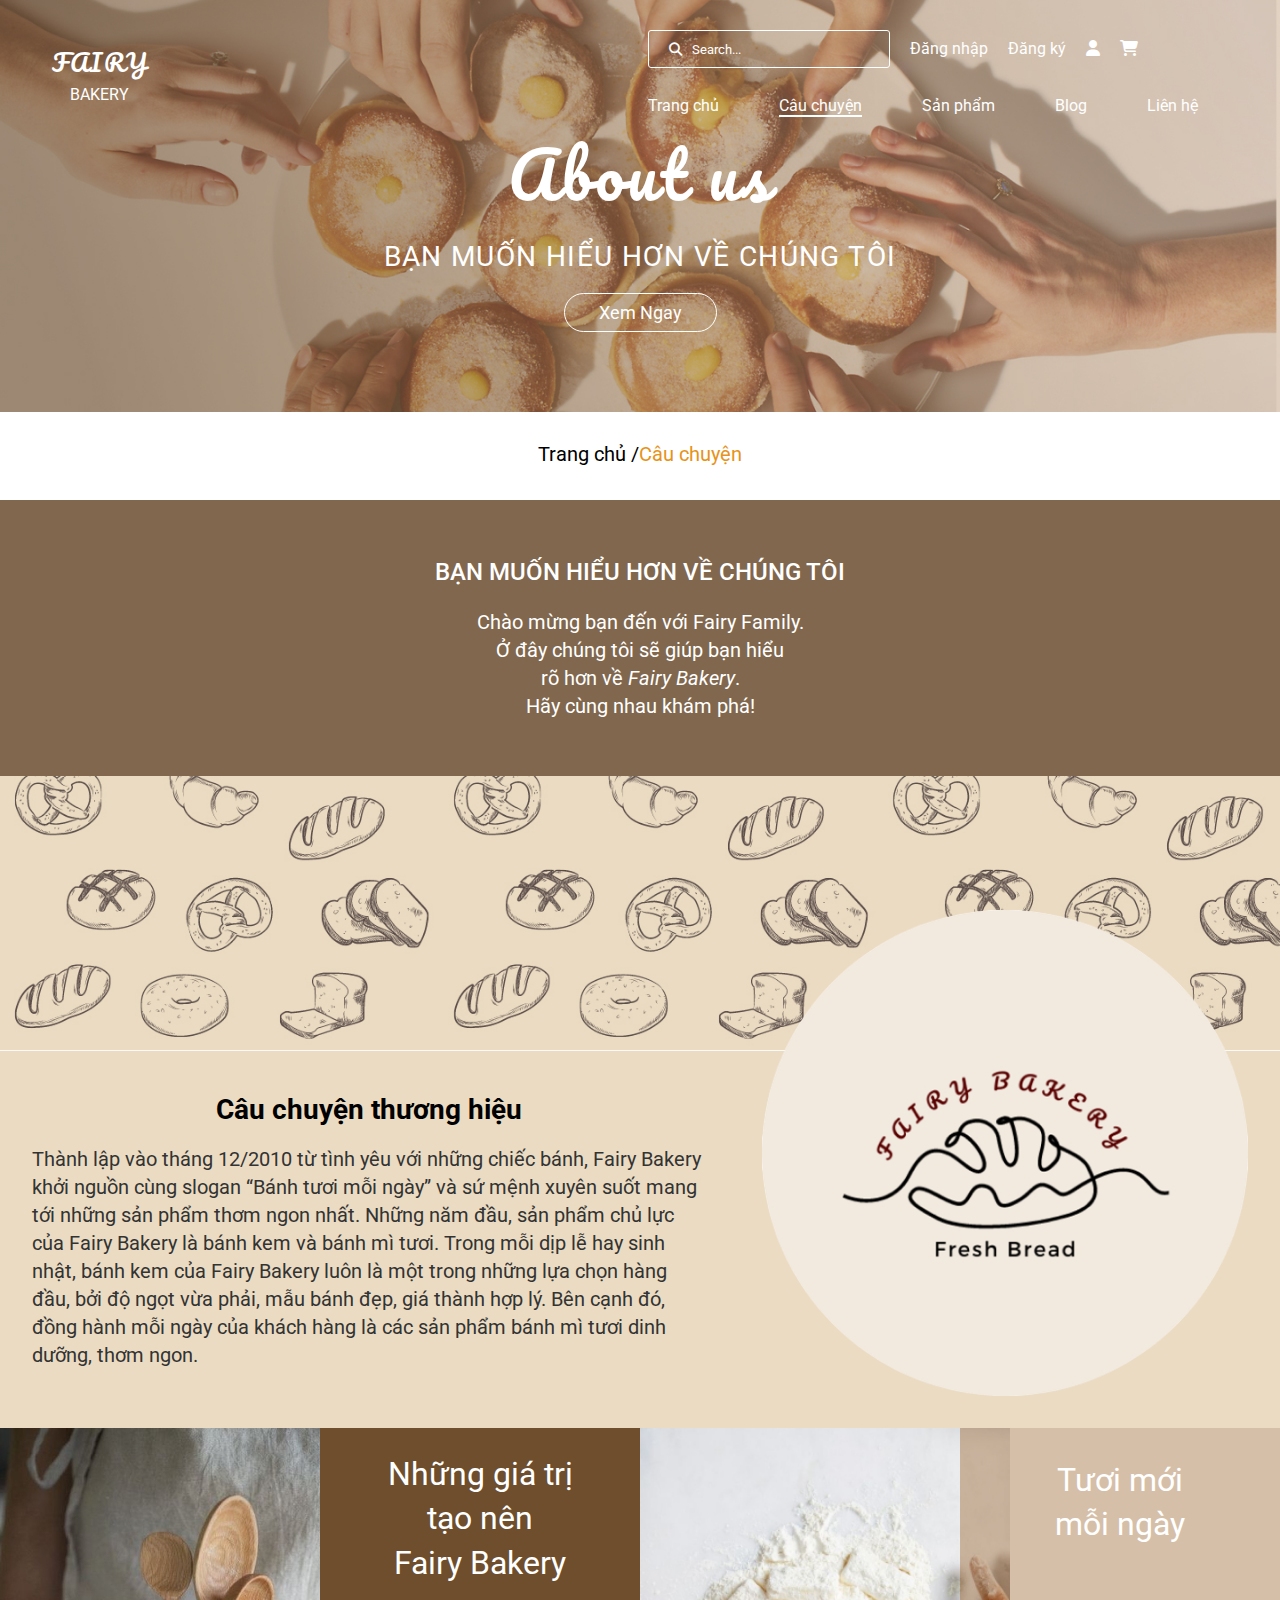
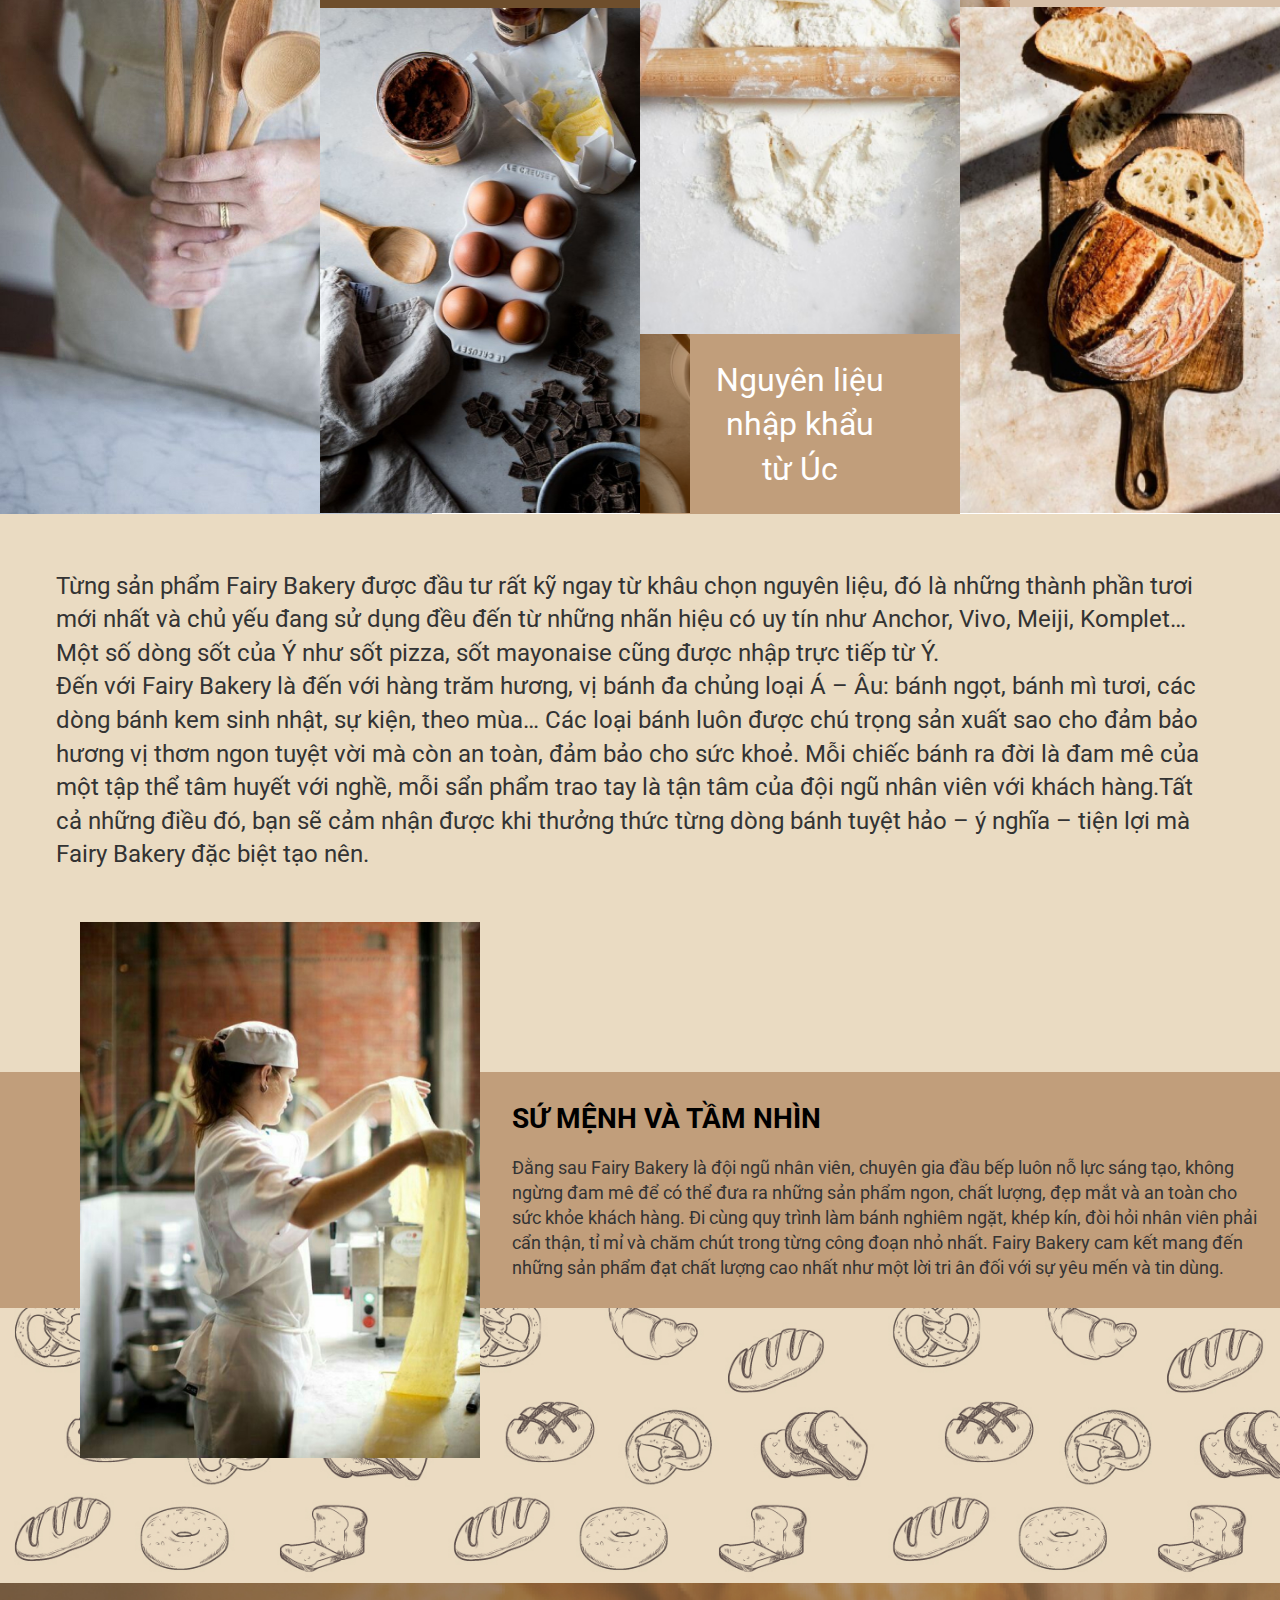
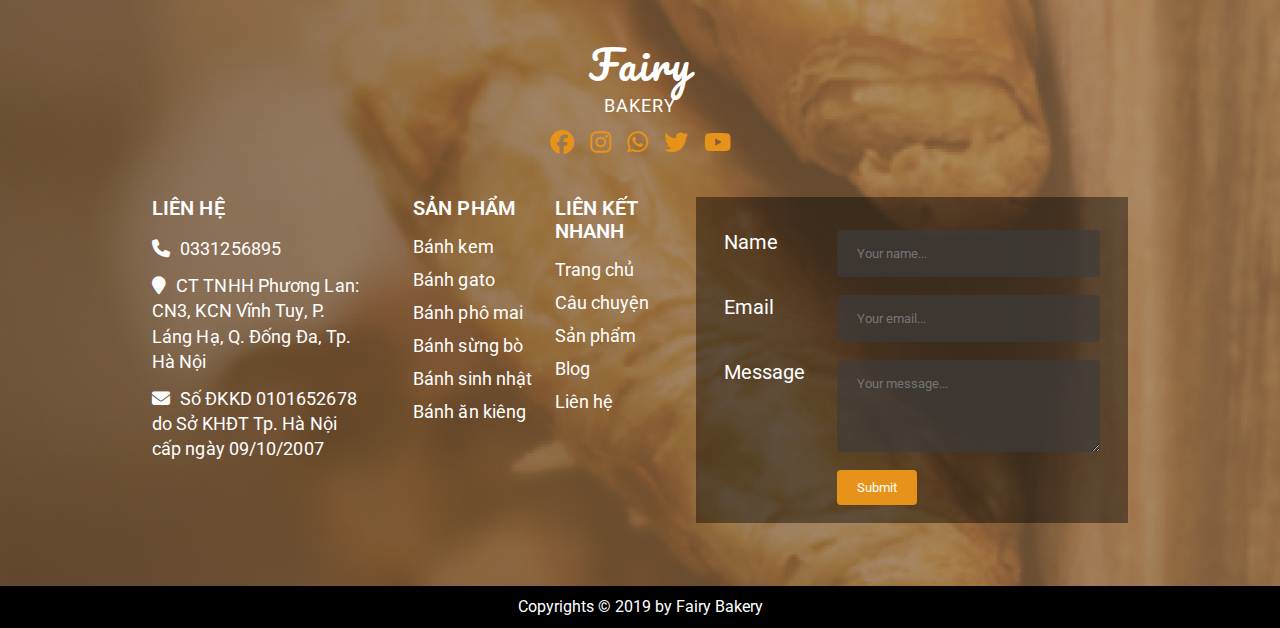
<file: fairy/About us.html>
<!DOCTYPE html>
<html lang="en">
<head>
    <meta charset="UTF-8">
    <meta http-equiv="X-UA-Compatible" content="IE=edge">
    <meta name="viewport" content="width=device-width, initial-scale=1.0">
    <title>Fairy - About us</title>
    <link rel="stylesheet" href="./asset/css/style.css">
    <link rel="stylesheet" href="./asset/css/responsive.css">
    <link rel="stylesheet" href="https://cdnjs.cloudflare.com/ajax/libs/font-awesome/6.2.1/css/all.min.css">
</head>
<body>
     <!-- HEADER NAVIGATION  -->
     <header>
        <div class="header__navigation">
            <div class="fairy__logo">
                <h1><a class="logo_directional" href="./index.html">FAIRY</a></h1>
                <p><a class="logo_directional_down" href="./index.html">BAKERY</a></p>
            </div>
            <button id="menu_toggle">
                <i class="fa-solid fa-bars"></i>
            </button>
            <nav class=" ">
                <button id="menu_close">X</button>
                <div class="nav__featured">
                    <div class="nav__search">
                        <button><i class="fa-solid fa-magnifying-glass"></i></button>
                        <input type="text" placeholder="Search...">
                    </div>
                    <a href="./sign_in.html">Đăng nhập</a>
                    <a href="./sign_up.html">Đăng ký</a>
                    <a href=""><i class="fa-solid fa-user"></i></a>
                    <a href="./cart-TKW/index.html"><i class="fa-solid fa-cart-shopping"></i></a>
                </div>
                <ul class="nav__link">
                    <li>
                        <a class="no_highlight" href="./index.html">
                            Trang chủ
                        </a>
                    </li>
                    <li>
                        <a class="highlight" href="./About us.html">
                            Câu chuyện
                        </a>
                    </li>
                    <li>
                        <a class="no_highlight" href="./chitkweb/SanPham/SanPham/indexprd.html">
                            Sản phẩm
                        </a>
                    </li>
                    <li>
                        <a class="no_highlight" href="./Khoi_Nguyen_tkWeb/index.html">
                            Blog
                        </a>
                    </li>
                    <li>
                        <a class="no_highlight" href="./Contact/index.html">
                            Liên hệ
                        </a>
                    </li>
                    <li class="Sign_in">
                        <a class="no_highlight" href="./sign_in.html">
                            Đăng nhập
                        </a>
                    </li>
                    <li class="Sign_up">
                        <a class="no_highlight" href="./sign_up.html">
                            Đăng ký
                        </a>
                    </li>
                </ul>

            </nav>
        </div>

        <div class="header__content">
            <h2>About us</h2>
            <p>BẠN MUỐN HIỂU HƠN VỀ CHÚNG TÔI</p>
            <button>Xem Ngay</button>
        </div>
    </header>

    <div class="link">
        <a href="./index.html"><p class="home">Trang chủ / </p></a>
        <p class="đăng_nhập"> Câu chuyện</p>
    </div>

    <!-- Learn more -->

    <div class="learn_more">
        <h3>BẠN MUỐN HIỂU HƠN VỀ CHÚNG TÔI</h3>
        <p>Chào mừng bạn đến với Fairy Family. <br> 
        Ở đây chúng tôi sẽ giúp bạn hiểu  <br>
        rõ hơn về <a href="#" style="color: #fff;"><i>Fairy Bakery</i></a>. <br>
        Hãy cùng nhau khám phá!
        </p>
    </div>
    <div class="bg_story">
        <img class="img_bg_story" src="./asset/image/bg.jpg" alt="">
    </div>
    <div class="story">
        <div class="content">
            <h4>Câu chuyện thương hiệu</h4>
            <p class="content__pc">Thành lập vào tháng 12/2010 từ tình yêu với những chiếc bánh, Fairy Bakery khởi nguồn cùng slogan “Bánh tươi mỗi ngày” và sứ mệnh xuyên suốt mang tới những sản phẩm thơm ngon nhất. Những năm đầu, sản phẩm chủ lực của Fairy Bakery là bánh kem và bánh mì tươi. Trong mỗi dịp lễ hay sinh nhật, bánh kem của Fairy Bakery luôn là một trong những lựa chọn hàng đầu, bởi độ ngọt vừa phải, mẫu bánh đẹp, giá thành hợp lý. Bên cạnh đó, đồng hành mỗi ngày của khách hàng là các sản phẩm bánh mì tươi dinh dưỡng, thơm ngon.</p>
            <p class="content__res">Thành lập vào tháng 12/2010 từ tình yêu với những chiếc bánh, Fairy Bakery khởi nguồn cùng slogan “Bánh tươi mỗi ngày” và sứ mệnh xuyên suốt mang tới những sản phẩm thơm ngon nhất. Những năm đầu, sản phẩm chủ lực của Fairy Bakery là bánh kem và bánh mì tươi... </p>
        </div>
        
        
        <img class="logo" src="./asset/image/logo.png" alt="">
    </div>

    <!-- list img -->
    <div class="list">
        <a class ="img_first" href=""><img src="./asset/image/img1.jpg" alt=""></a>
        <div class="block1">
            <p>Những giá trị <br>
                tạo nên <br>
                Fairy Bakery</p>
            <a href=""><img src="./asset/image/img2.jpg" alt=""></a>
        </div>
        <div class="block2">
            <a href=""><img src="./asset/image/img3.jpg" alt=""></a>
            <p>Nguyên liệu <br> 
                nhập khẩu <br> từ Úc
            </p>
        </div>
        <div class="block3">
            <p>Tươi mới <br> 
                mỗi ngày</p>
            <a href=""><img src="./asset/image/img4.jpg" alt=""></a>
        </div>

    </div>

    <!-- introduce -->
    <p class="introduce">

        Từng sản phẩm Fairy Bakery được đầu tư rất kỹ ngay từ khâu chọn nguyên liệu, đó là những thành phần tươi mới nhất và chủ yếu đang sử dụng đều đến từ những nhãn hiệu có uy tín như Anchor, Vivo, Meiji, Komplet… Một số dòng sốt của Ý như sốt pizza, sốt mayonaise cũng được nhập trực tiếp từ Ý. <br>

         Đến với Fairy Bakery là đến với hàng trăm hương, vị bánh đa chủng loại Á – Âu: bánh ngọt, bánh mì tươi, các dòng bánh kem sinh nhật, sự kiện, theo mùa… Các loại bánh luôn được chú trọng sản xuất sao cho đảm bảo hương vị thơm ngon tuyệt vời mà còn an toàn, đảm bảo cho sức khoẻ. Mỗi chiếc bánh ra đời 
         là đam mê của một tập thể tâm huyết với nghề, mỗi sẩn phẩm trao tay là tận tâm của đội ngũ nhân viên với khách hàng.Tất cả những điều đó, bạn sẽ cảm nhận được khi thưởng thức từng dòng bánh tuyệt hảo – ý nghĩa – tiện lợi mà Fairy Bakery đặc biệt tạo nên.
    </p>

    <!-- MISSION -->
    <div class="mission">
        <div class="commit">
            <img src="./asset/image/image 74.jpg" alt="">
            <div class="content2">
                <h4>SỨ MỆNH VÀ TẦM NHÌN</h4>
                <p style="margin-right: 16px;">
                    Đằng sau Fairy Bakery là đội ngũ nhân viên, chuyên gia đầu bếp luôn nỗ lực sáng tạo, không ngừng đam mê để có thể đưa ra những sản phẩm ngon, chất lượng, đẹp mắt và an toàn cho sức khỏe khách hàng. Đi cùng quy trình làm bánh nghiêm ngặt, khép kín, đòi hỏi nhân viên phải cẩn thận, tỉ mỉ và chăm chút trong từng công đoạn nhỏ nhất. Fairy Bakery cam kết mang đến những sản phẩm đạt chất lượng cao nhất như một lời tri ân đối với sự yêu mến và tin dùng.
                </p>
                
            </div>
           
        </div>
        <p class="bottom">
            Đằng sau Fairy Bakery là đội ngũ nhân viên, chuyên gia đầu bếp luôn nỗ lực sáng tạo, không ngừng đam mê để có thể đưa ra những sản phẩm ngon, chất lượng, đẹp mắt và an toàn cho sức khỏe khách hàng. Đi cùng quy trình làm bánh nghiêm ngặt, khép kín, đòi hỏi nhân viên phải cẩn thận, tỉ mỉ và chăm chút trong từng công đoạn nhỏ nhất. Fairy Bakery cam kết mang đến những sản phẩm đạt chất lượng cao nhất như một lời tri ân đối với sự yêu mến và tin dùng.
        </p>

    </div>
    <div class="bg_story">
        <img class="img_bg_story" src="./asset/image/bg.jpg" alt="">
    </div>

    <!-- FOOTER  -->
    <footer>
        <div class="footer__cover">
            <!-- <img src="./assets/image/footer.jpg" </div> -->
            <div class="container__footer">
                <div class="container__footer-top">
                    <h1>Fairy</h1>
                    <p>BAKERY</p>
                    <ul>
                        <li>
                            <a href="">
                                <i class="fa-brands fa-facebook"></i>
                            </a>
                        </li>
                        <li>
                            <a href="">
                                <i class="fa-brands fa-instagram"></i>
                            </a>
                        </li>
                        <li>
                            <a href="">
                                <i class="fa-brands fa-whatsapp"></i>
                            </a>
                        </li>
                        <li>
                            <a href="">
                                <i class="fa-brands fa-twitter"></i>
                            </a>
                        </li>
                        <li>
                            <a href="">
                                <i class="fa-brands fa-youtube"></i>
                            </a>
                        </li>
                    </ul>
                </div>
                <div class="container__footer-bottom">
                    <div class="footer__contact">
                        <h6>Liên Hệ</h6>
                        <p><i class="fa-solid fa-phone"></i>0331256895</p>
                        <p><i class="fa-solid fa-location-pin"></i>CT TNHH Phương Lan: CN3, KCN Vĩnh Tuy, P. Láng Hạ, Q.
                            Đống Đa, Tp. Hà Nội
                        </p>
                        <p><i class="fa-solid fa-envelope"></i>Số ĐKKD 0101652678 do Sở KHĐT Tp. Hà Nội cấp ngày
                            09/10/2007
                        </p>
                    </div>
                    <ul class="footer__product">
                        <h6>Sản Phẩm</h6>
                        <li><a href="">Bánh kem</a></li>
                        <li><a href="">Bánh gato</a></li>
                        <li><a href="">Bánh phô mai</a></li>
                        <li><a href="">Bánh sừng bò</a></li>
                        <li><a href="">Bánh sinh nhật</a></li>
                        <li><a href="">Bánh ăn kiêng</a></li>
                    </ul>
                    <ul class="footer__nav">
                        <h6>Liên kết nhanh</h6>
                        <li><a href="./index.html">Trang chủ</a></li>
                        <li><a href="./About us.html">Câu chuyện</a></li>
                        <li><a href="./chitkweb/SanPham/SanPham/indexprd.html">Sản phẩm</a></li>
                        <li><a href="./Khoi_Nguyen_tkWeb/index.html">Blog</a></li>
                        <li><a href="./Contact/index.html">Liên hệ</a></li>
                    </ul>
                    <form action="">
                        <div>
                            <label for="name">Name</label>
                            <input id="name" type="text" placeholder="Your name...">
                        </div>
                        <div>
                            <label for="email">Email</label>
                            <input id="email" type="text" placeholder="Your email...">
                        </div>
                        <div>
                            <label for="message">Message</label>
                            <textarea name="" id="" cols="30" rows="4" placeholder="Your message..."></textarea>
                        </div>
                        <div>
                            <label for="message"></label>
                            <button>Submit</button>
                        </div>
                    </form>
                </div>
            </div>
        </div>
    </footer>
    <div class="footer_author">Copyrights © 2019 by Fairy Bakery
    </div>
</body>

<script src="https://code.jquery.com/jquery-3.6.2.js"></script>
<script>
    $(document).ready(function() {
        $(window).scroll(function(){
            if($(this).scrollTop()){
                $('header__navigation').addClass('sticky');
            } else{
                $('header_navigation').removeClass('sticky');
            }
        })
    });
</script>


<script>
    

    const nav = document.querySelector('nav')
    const open = document.getElementById('menu_toggle')
    const close = document.getElementById('menu_close')

    open.addEventListener('click', () => {
        nav.classList.add('active')
    })
    close.addEventListener('click', () => {
        nav.classList.remove('active')
    })
</script>
</html>
</file>
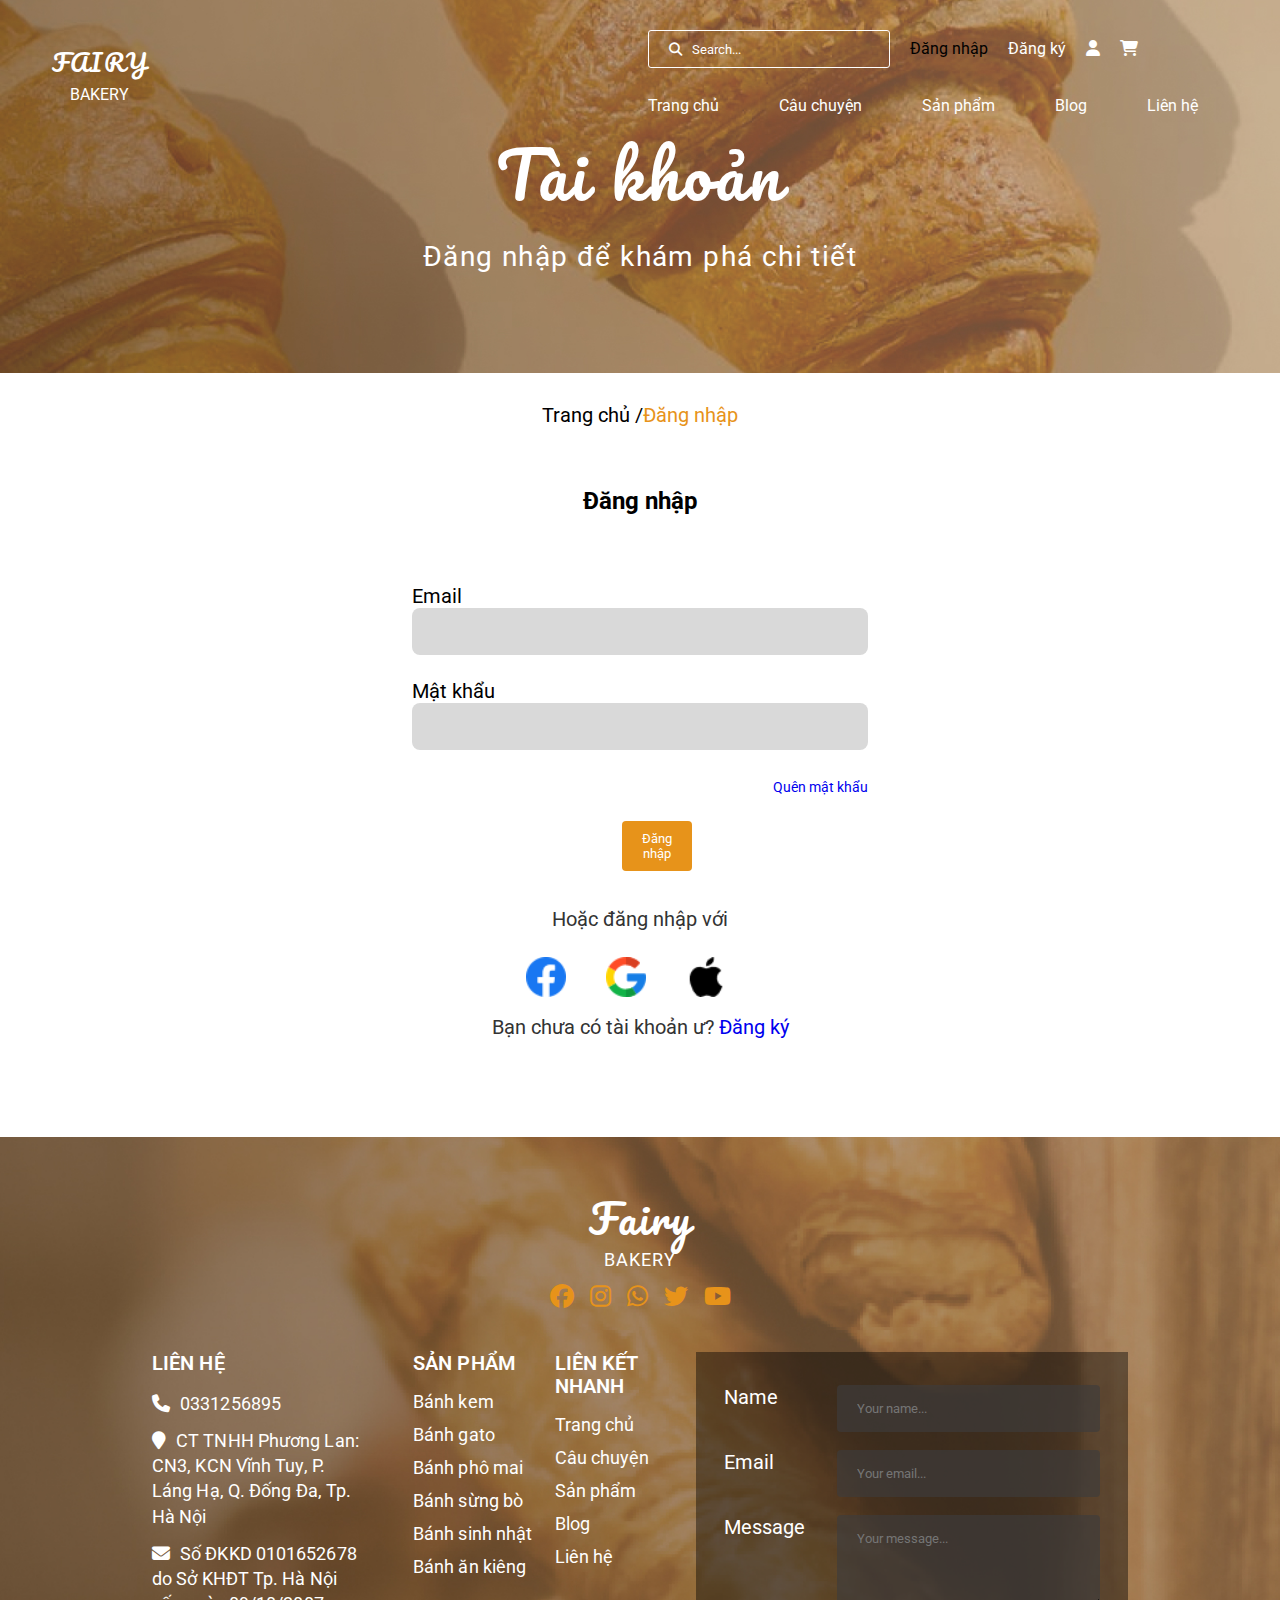
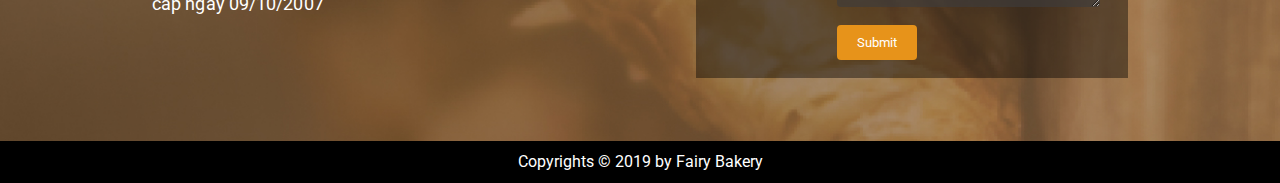
<file: fairy/sign_in.html>
<!DOCTYPE html>
<html lang="en">

<head>
    <meta charset="UTF-8">
    <meta http-equiv="X-UA-Compatible" content="IE=edge">
    <meta name="viewport" content="width=device-width, initial-scale=1.0">
    <title>Fairy - Sign_in</title>
    <link rel="stylesheet" href="./sign_in/css/style.css">
    <link rel="stylesheet" href="./sign_in/css/responsive.css">
    <link rel="stylesheet" href="https://cdnjs.cloudflare.com/ajax/libs/font-awesome/6.2.1/css/all.min.css">
</head>

<body>

    <!-- HEADER NAVIGATION  -->
    <header>
        <div class="header__navigation">
            <div class="fairy__logo">
                <h1><a class="logo_directional" href="./index.html">FAIRY</a></h1>
                <p><a class="logo_directional_down" href="./index.html">BAKERY</a></p>
            </div>
            <button id="menu_toggle">
                <i class="fa-solid fa-bars"></i>
            </button>
            <nav class=" ">
                <button id="menu_close">X</button>
                <div class="nav__featured">
                    <div class="nav__search">
                        <button><i class="fa-solid fa-magnifying-glass"></i></button>
                        <input type="text" placeholder="Search...">
                    </div>
                    <a id="highlight_Signin" href="./sign_in.html">Đăng nhập</a>
                    <a href="./sign_up.html">Đăng ký</a>
                    <a href=""><i class="fa-solid fa-user"></i></a>
                    <a href="./cart-TKW/index.html"><i class="fa-solid fa-cart-shopping"></i></a>
                </div>
                <ul class="nav__link">
                    <li>
                        <a class="no_highlight" href="./index.html">
                            Trang chủ
                        </a>
                    </li>
                    <li>
                        <a class="no_highlight" href="./About us.html">
                            Câu chuyện
                        </a>
                    </li>
                    <li>
                        <a class="no_highlight" href="../fairy/chitkweb/SanPham/SanPham/indexprd.html">
                            Sản phẩm
                        </a>
                    </li>
                    <li>
                        <a class="no_highlight" href="./Khoi_Nguyen_tkWeb/index.html">
                            Blog
                        </a>
                    </li>
                    <li>
                        <a class="no_highlight" href="./Contact/index.html">
                            Liên hệ
                        </a>
                    </li>
                    <li class="Sign_in">
                        <a class="highlight" href="./sign_in.html">
                            Đăng nhập 
                        </a>
                    </li>
                    <li class="Sign_up">
                        <a class="no_highlight" href="./sign_up.html">
                            Đăng ký
                        </a>
                    </li>
                </ul>
            </nav>
        </div>

        <div class="header__content">
            <h2>Tài khoản</h2>
            <p>Đăng nhập để khám phá chi tiết</p>
            <!-- <button>Xem Ngay</button> -->
        </div>
        
    </header>

    <!-- form_Sign_in -->
    <div class="link">
        <a href="./index.html"><p class="home">Trang chủ / </p></a>
        <p class="đăng_nhập"> Đăng nhập</p>
    </div>
    
    <div class="form_Sign_in">
        <h3>Đăng nhập</h3>
        <form class="fill" action="">
            <div>
                <label for="email">Email</label> <br>
                <input type="text" id="email" placeholder="">
            </div>
            <div>
                <label for="password">Mật khẩu</label> <br>
                <input type="text" id="password" placeholder="">
            </div>
            <p class="Forget"><a href="#">Quên mật khẩu</a></p>
            <div>
                <label for="signin"></label>
                <button>Đăng nhập</button>
            </div>
            <p class="not_account">Hoặc đăng nhập với</p>
            <ul class="social_network">
                <li><a href="#"><img src="./sign_in/image/facebook.png" alt=""></a></li>
                <li><a href="#"><img src="./sign_in/image/google.png" alt=""></a></li>
                <li><a href="#"><img src="./sign_in/image/apple-black-logo.png" alt=""></a></li>
            </ul>
            <p class="not_account">Bạn chưa có tài khoản ư? <a href="./sign_up.html" style="color: #0000EE;">Đăng ký</a></p>

        </form>

        </div>

           <!-- FOOTER  -->
    <footer>
        <div class="footer__cover">
            <!-- <img src="./assets/image/footer.jpg" </div> -->
            <div class="container__footer">
                <div class="container__footer-top">
                    <h1>Fairy</h1>
                    <p>BAKERY</p>
                    <ul>
                        <li>
                            <a href="">
                                <i class="fa-brands fa-facebook"></i>
                            </a>
                        </li>
                        <li>
                            <a href="">
                                <i class="fa-brands fa-instagram"></i>
                            </a>
                        </li>
                        <li>
                            <a href="">
                                <i class="fa-brands fa-whatsapp"></i>
                            </a>
                        </li>
                        <li>
                            <a href="">
                                <i class="fa-brands fa-twitter"></i>
                            </a>
                        </li>
                        <li>
                            <a href="">
                                <i class="fa-brands fa-youtube"></i>
                            </a>
                        </li>
                    </ul>
                </div>
                <div class="container__footer-bottom">
                    <div class="footer__contact">
                        <h6>Liên Hệ</h6>
                        <p><i class="fa-solid fa-phone"></i>0331256895</p>
                        <p><i class="fa-solid fa-location-pin"></i>CT TNHH Phương Lan: CN3, KCN Vĩnh Tuy, P. Láng Hạ, Q.
                            Đống Đa, Tp. Hà Nội
                        </p>
                        <p><i class="fa-solid fa-envelope"></i>Số ĐKKD 0101652678 do Sở KHĐT Tp. Hà Nội cấp ngày
                            09/10/2007
                        </p>
                    </div>
                    <ul class="footer__product">
                        <h6>Sản Phẩm</h6>
                        <li><a href="">Bánh kem</a></li>
                        <li><a href="">Bánh gato</a></li>
                        <li><a href="">Bánh phô mai</a></li>
                        <li><a href="">Bánh sừng bò</a></li>
                        <li><a href="">Bánh sinh nhật</a></li>
                        <li><a href="">Bánh ăn kiêng</a></li>
                    </ul>
                    <ul class="footer__nav">
                        <h6>Liên kết nhanh</h6>
                        <li><a href="./index.html">Trang chủ</a></li>
                        <li><a href="./About us.html">Câu chuyện</a></li>
                        <li><a href="./chitkweb/SanPham/SanPham/indexprd.html">Sản phẩm</a></li>
                        <li><a href="./Khoi_Nguyen_tkWeb/index.html">Blog</a></li>
                        <li><a href="./Contact/index.html">Liên hệ</a></li>
                    </ul>
                    <form class="form2" action="">
                        <div>
                            <label for="name">Name</label>
                            <input id="name" type="text" placeholder="Your name...">
                        </div>
                        <div>
                            <label for="email">Email</label>
                            <input id="email" type="text" placeholder="Your email...">
                        </div>
                        <div>
                            <label for="message">Message</label>
                            <textarea name="" id="" cols="30" rows="4" placeholder="Your message..."></textarea>
                        </div>
                        <div>
                            <label for="message"></label>
                            <button>Submit</button>
                        </div>
                    </form>
                </div>
            </div>
        </div>
    </footer>
    <div class="footer_author">Copyrights © 2019 by Fairy Bakery
    </div>

    
</body>

    <script src="https://code.jquery.com/jquery-3.6.2.js"></script>
    <script>
        $(document).ready(function() {
            $(window).scroll(function(){
                if($(this).scrollTop()){
                    $('header__navigation').addClass('sticky');
                } else{
                    $('header_navigation').removeClass('sticky');
                }
            })
        });
    </script>


    <script>
        const nav = document.querySelector('nav')
        const open = document.getElementById('menu_toggle')
        const close = document.getElementById('menu_close')

        open.addEventListener('click', () => {
            nav.classList.add('active')
        })
        close.addEventListener('click', () => {
            nav.classList.remove('active')
        })
    </script>
</html>
</file>
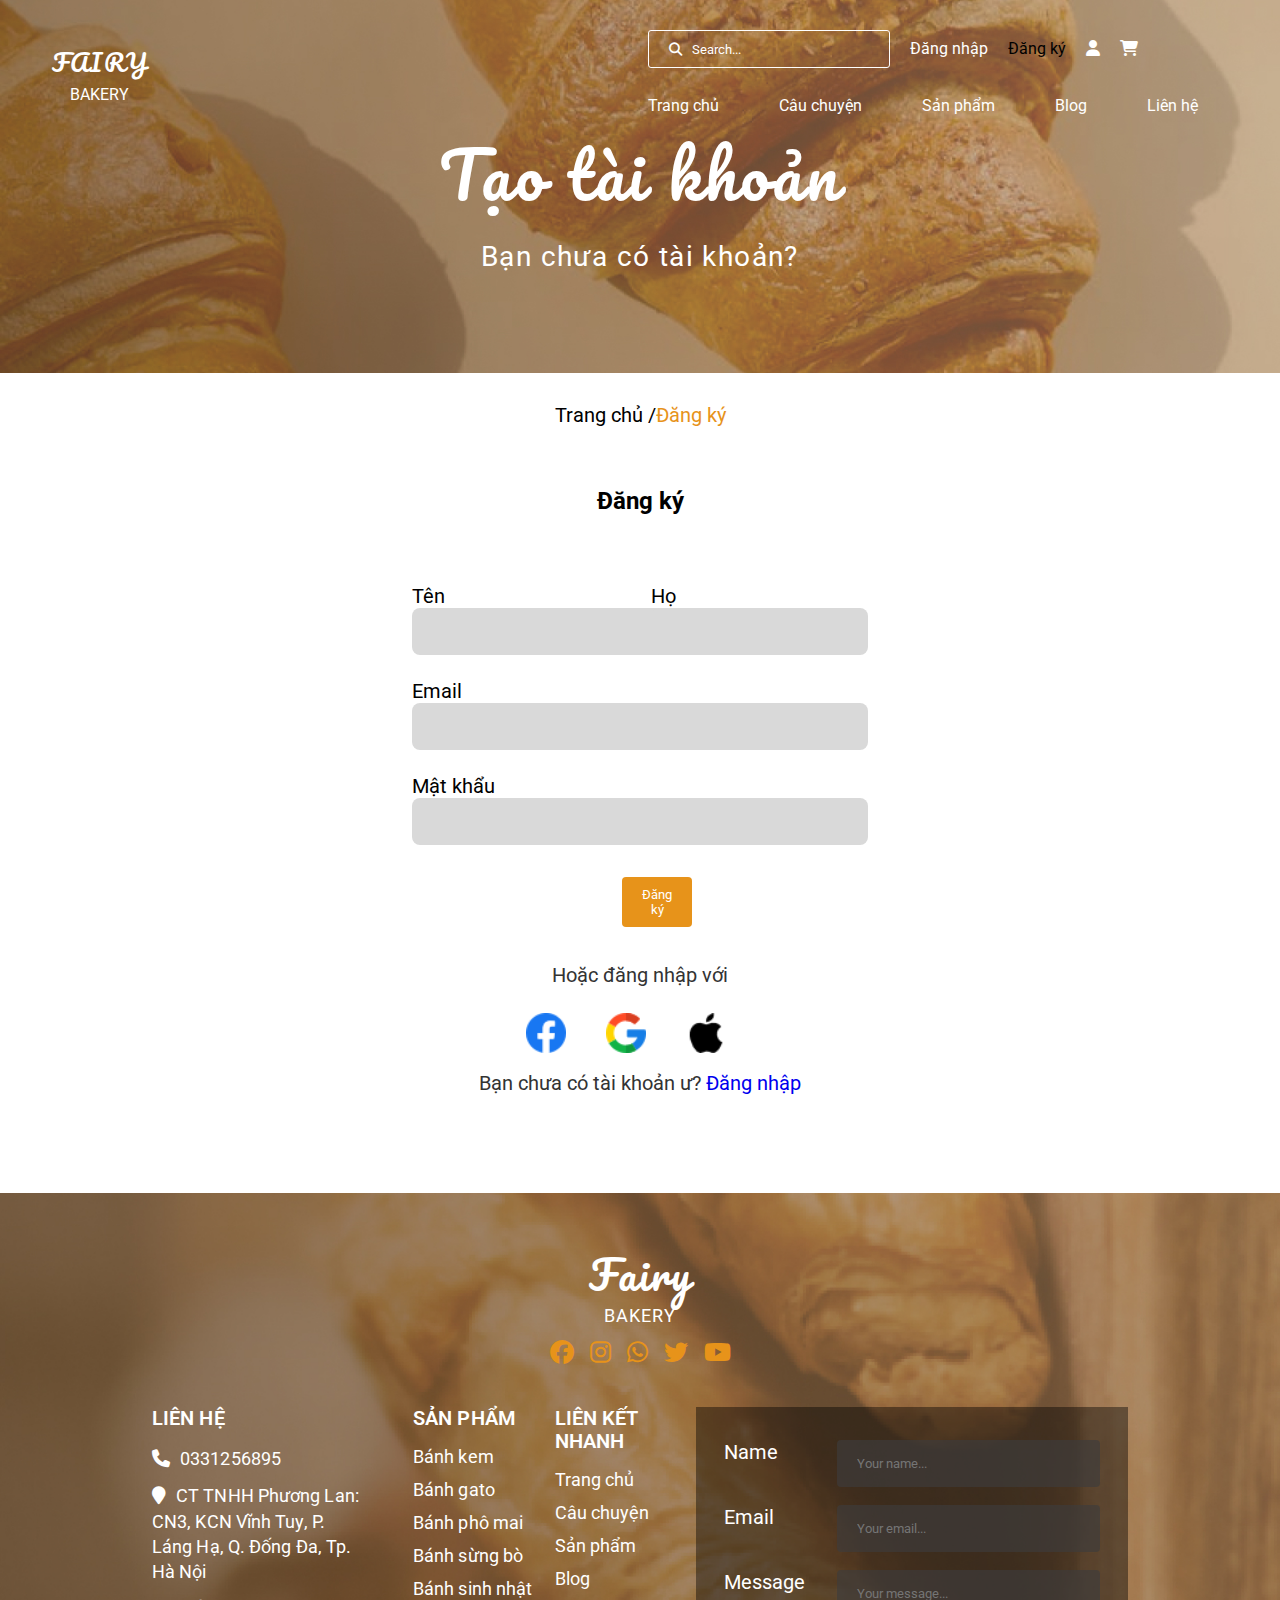
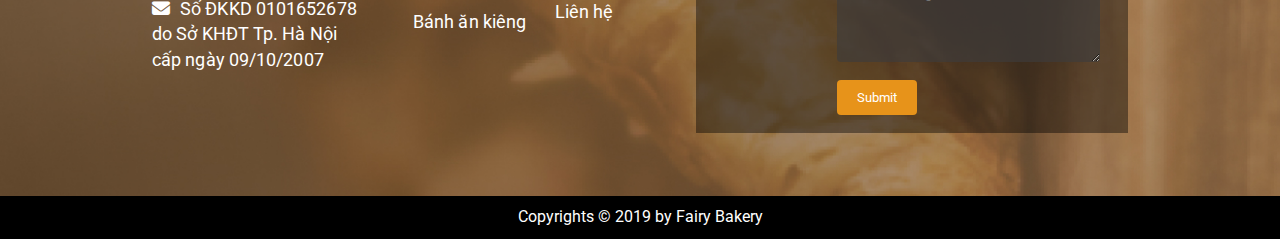
<file: fairy/sign_up.html>
<!DOCTYPE html>
<html lang="en">

<head>
    <meta charset="UTF-8">
    <meta http-equiv="X-UA-Compatible" content="IE=edge">
    <meta name="viewport" content="width=device-width, initial-scale=1.0">
    <title>Fairy - Sign_up</title>
    <link rel="stylesheet" href="./signup/css/css.css">
    <link rel="stylesheet" href="./signup/css/responsive.css">
    <link rel="stylesheet" href="https://cdnjs.cloudflare.com/ajax/libs/font-awesome/6.2.1/css/all.min.css">
</head>

<body>

    <!-- HEADER NAVIGATION  -->
    <header>
        <div class="header__navigation">
            <div class="fairy__logo">
                <h1><a class="logo_directional" href="./index.html">FAIRY</a></h1>
                <p><a class="logo_directional_down" href="./index.html">BAKERY</a></p>
            </div>
            <button id="menu_toggle">
                <i class="fa-solid fa-bars"></i>
            </button>
            <nav class=" ">
                <button id="menu_close">X</button>
                <div class="nav__featured">
                    <div class="nav__search">
                        <button><i class="fa-solid fa-magnifying-glass"></i></button>
                        <input type="text" placeholder="Search...">
                    </div>
                    <a href="./sign_in.html">Đăng nhập</a>
                    <a id="highlight_Signup" href="./sign_up.html">Đăng ký</a>
                    <a href=""><i class="fa-solid fa-user"></i></a>
                    <a href="./cart-TKW/index.html"><i class="fa-solid fa-cart-shopping"></i></a>
                </div>
                <ul class="nav__link">
                    <li>
                        <a href="./index.html">
                            Trang chủ
                        </a>
                    </li>
                    <li>
                        <a href="./About us.html">
                            Câu chuyện
                        </a>
                    </li>
                    <li>
                        <a href="./chitkweb/SanPham/SanPham/indexprd.html">
                            Sản phẩm
                        </a>
                    </li>
                    <li>
                        <a href="./Khoi_Nguyen_tkWeb/index.html">
                            Blog
                        </a>
                    </li>
                    <li>
                        <a href="./Contact/index.html">
                            Liên hệ
                        </a>
                    </li>
                    <li class="Sign_in">
                        <a href="./sign_in.html">
                            Đăng nhập
                        </a>
                    </li>
                    <li class="Sign_up">
                        <a class="highlight" href="./sign_up.html">
                            Đăng ký
                        </a>
                    </li>
                </ul>

            </nav>
        </div>

        <div class="header__content">
            <h2>Tạo tài khoản</h2>
            <p>Bạn chưa có tài khoản?</p>
            <!-- <button>Xem Ngay</button> -->
        </div>
    </header>

    <!-- form_Sign_in -->
    <div class="link">
        <a href="./index.html"><p class="home">Trang chủ / </p></a>
        <p class="đăng_nhập"> Đăng ký</p>
    </div>
    
    <div class="form_Sign_in">
        <h3>Đăng ký</h3>
        <form class="fill" action="">
            <div class="row1">
                <div>
                    <label for="ten">Tên</label> <br>
                    <input type="text" id="ten" placeholder="" class="row_ten">
                </div>
                <div>
                    <label for="ho">Họ</label> <br>
                    <input type="text" id="ho" placeholder="" class="row">
                </div>
            </div>
          
            <div>
                <label for="email">Email</label> <br>
                <input type="text" id="email" placeholder="">
            </div>
            <div>
                <label for="password">Mật khẩu</label> <br>
                <input type="text" id="password" placeholder="">
            <!-- </div>
            <p class="Forget"><a href="#">Quên mật khẩu</a></p>
            <div> -->
                <label for="signin"></label>
                <button>Đăng ký</button>
            </div>
            <p class="not_account">Hoặc đăng nhập với</p>
            <ul class="social_network">
                <li><a href="#"><img src="./sign_in/image/facebook.png" alt=""></a></li>
                <li><a href="#"><img src="./sign_in/image/google.png" alt=""></a></li>
                <li><a href="#"><img src="./sign_in/image/apple-black-logo.png" alt=""></a></li>
            </ul>
            <p class="not_account">Bạn chưa có tài khoản ư? <a href="./sign_in.html" style="color:#0000EE;">Đăng nhập</a></p>

        </form>
    </div>



           <!-- FOOTER  -->
    <footer>
        <div class="footer__cover">
            <!-- <img src="./assets/image/footer.jpg" </div> -->
            <div class="container__footer">
                <div class="container__footer-top">
                    <h1>Fairy</h1>
                    <p>BAKERY</p>
                    <ul>
                        <li>
                            <a href="">
                                <i class="fa-brands fa-facebook"></i>
                            </a>
                        </li>
                        <li>
                            <a href="">
                                <i class="fa-brands fa-instagram"></i>
                            </a>
                        </li>
                        <li>
                            <a href="">
                                <i class="fa-brands fa-whatsapp"></i>
                            </a>
                        </li>
                        <li>
                            <a href="">
                                <i class="fa-brands fa-twitter"></i>
                            </a>
                        </li>
                        <li>
                            <a href="">
                                <i class="fa-brands fa-youtube"></i>
                            </a>
                        </li>
                    </ul>
                </div>
                <div class="container__footer-bottom">
                    <div class="footer__contact">
                        <h6>Liên Hệ</h6>
                        <p><i class="fa-solid fa-phone"></i>0331256895</p>
                        <p><i class="fa-solid fa-location-pin"></i>CT TNHH Phương Lan: CN3, KCN Vĩnh Tuy, P. Láng Hạ, Q.
                            Đống Đa, Tp. Hà Nội
                        </p>
                        <p><i class="fa-solid fa-envelope"></i>Số ĐKKD 0101652678 do Sở KHĐT Tp. Hà Nội cấp ngày
                            09/10/2007
                        </p>
                    </div>
                    <ul class="footer__product">
                        <h6>Sản Phẩm</h6>
                        <li><a href="">Bánh kem</a></li>
                        <li><a href="">Bánh gato</a></li>
                        <li><a href="">Bánh phô mai</a></li>
                        <li><a href="">Bánh sừng bò</a></li>
                        <li><a href="">Bánh sinh nhật</a></li>
                        <li><a href="">Bánh ăn kiêng</a></li>
                    </ul>
                    <ul class="footer__nav">
                        <h6>Liên kết nhanh</h6>
                        <li><a href="./index.html">Trang chủ</a></li>
                        <li><a href="./About us.html">Câu chuyện</a></li>
                        <li><a href="./chitkweb/SanPham/SanPham/indexprd.html">Sản phẩm</a></li>
                        <li><a href="./Khoi_Nguyen_tkWeb/index.html">Blog</a></li>
                        <li><a href="./Contact/index.html">Liên hệ</a></li>
                    </ul>
                    <form class="form2" action="">
                        <div>
                            <label for="name">Name</label>
                            <input id="name" type="text" placeholder="Your name...">
                        </div>
                        <div>
                            <label for="email">Email</label>
                            <input id="email" type="text" placeholder="Your email...">
                        </div>
                        <div>
                            <label for="message">Message</label>
                            <textarea name="" id="" cols="30" rows="4" placeholder="Your message..."></textarea>
                        </div>
                        <div>
                            <label for="message"></label>
                            <button>Submit</button>
                        </div>
                    </form>
                </div>
            </div>
        </div>
    </footer>
    <div class="footer_author">Copyrights © 2019 by Fairy Bakery
    </div>
</body>

<script src="https://code.jquery.com/jquery-3.6.2.js"></script>
<script>
    $(document).ready(function() {
        $(window).scroll(function(){
            if($(this).scrollTop()){
                $('header__navigation').addClass('sticky');
            } else{
                $('header_navigation').removeClass('sticky');
            }
        })
    });
</script>


<script>
    const nav = document.querySelector('nav')
    const open = document.getElementById('menu_toggle')
    const close = document.getElementById('menu_close')

    open.addEventListener('click', () => {
        nav.classList.add('active')
    })
    close.addEventListener('click', () => {
        nav.classList.remove('active')
    })
</script>
</html>
</file>
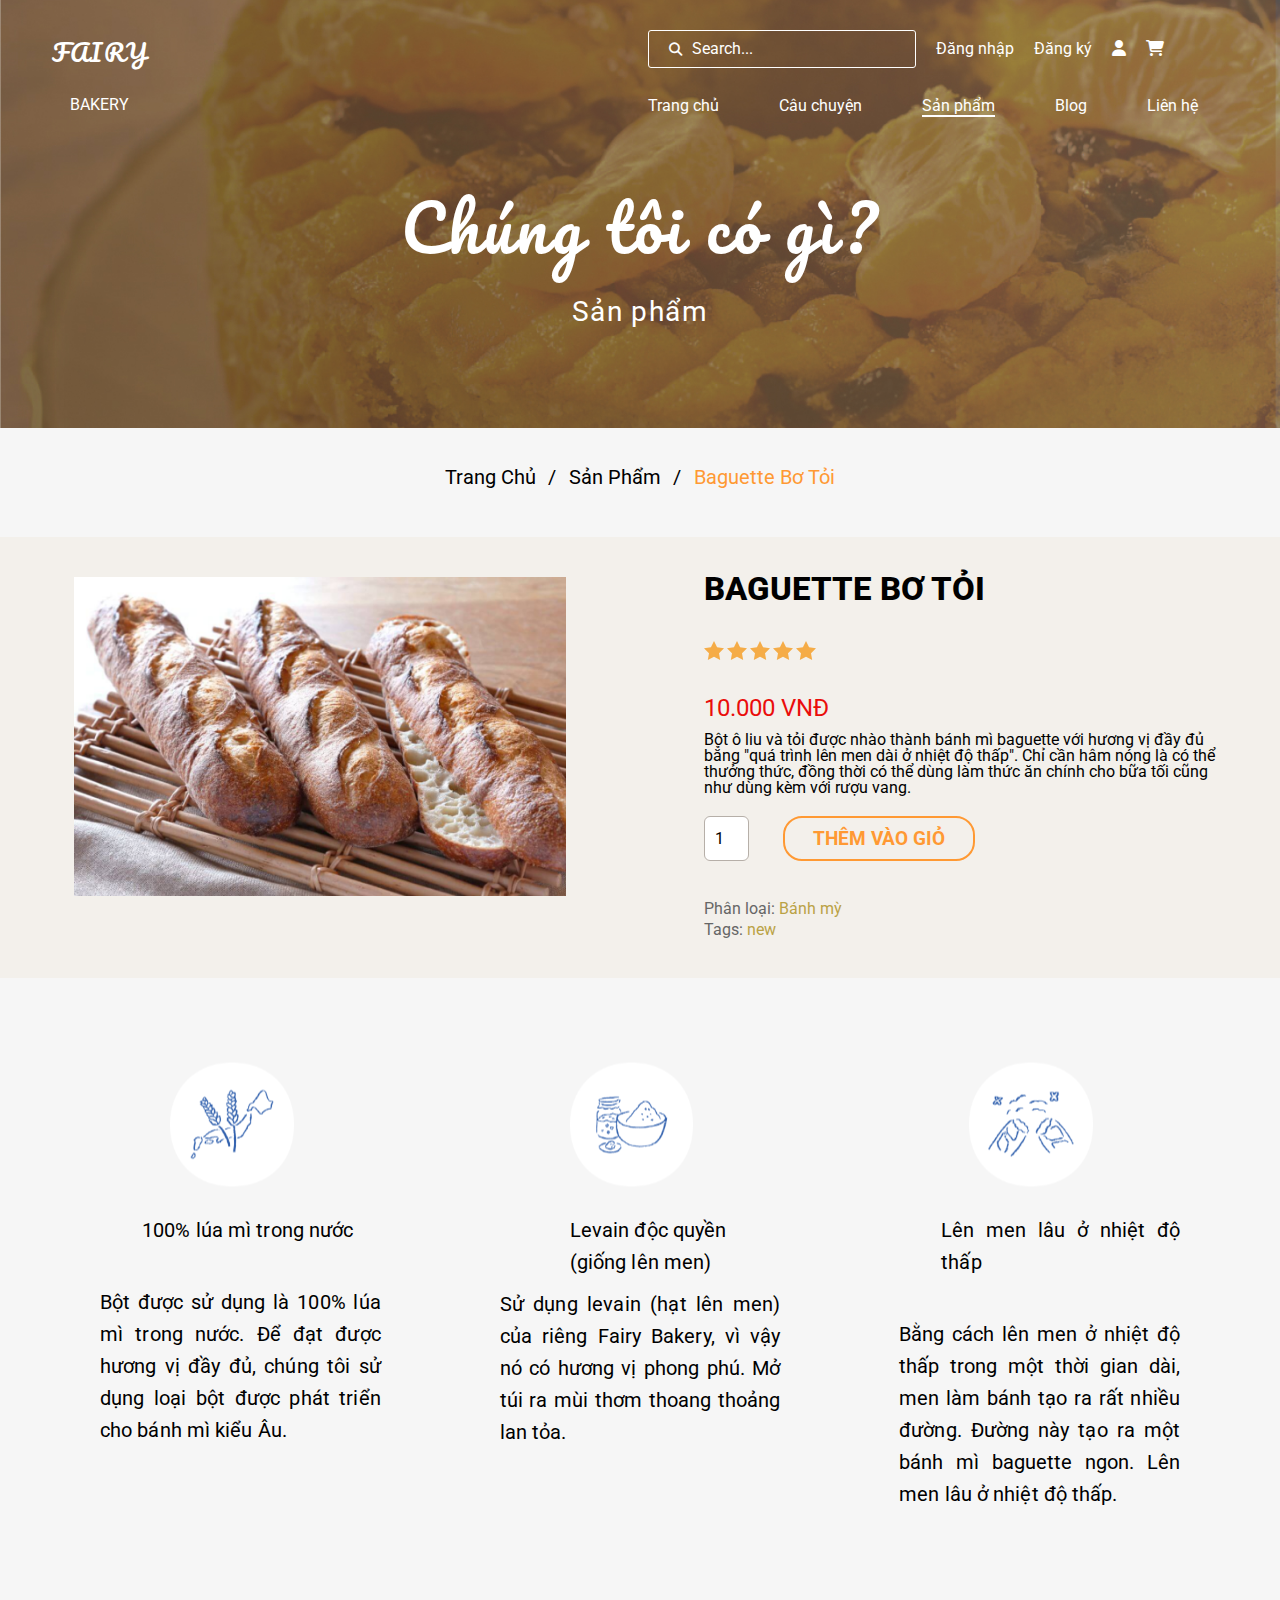
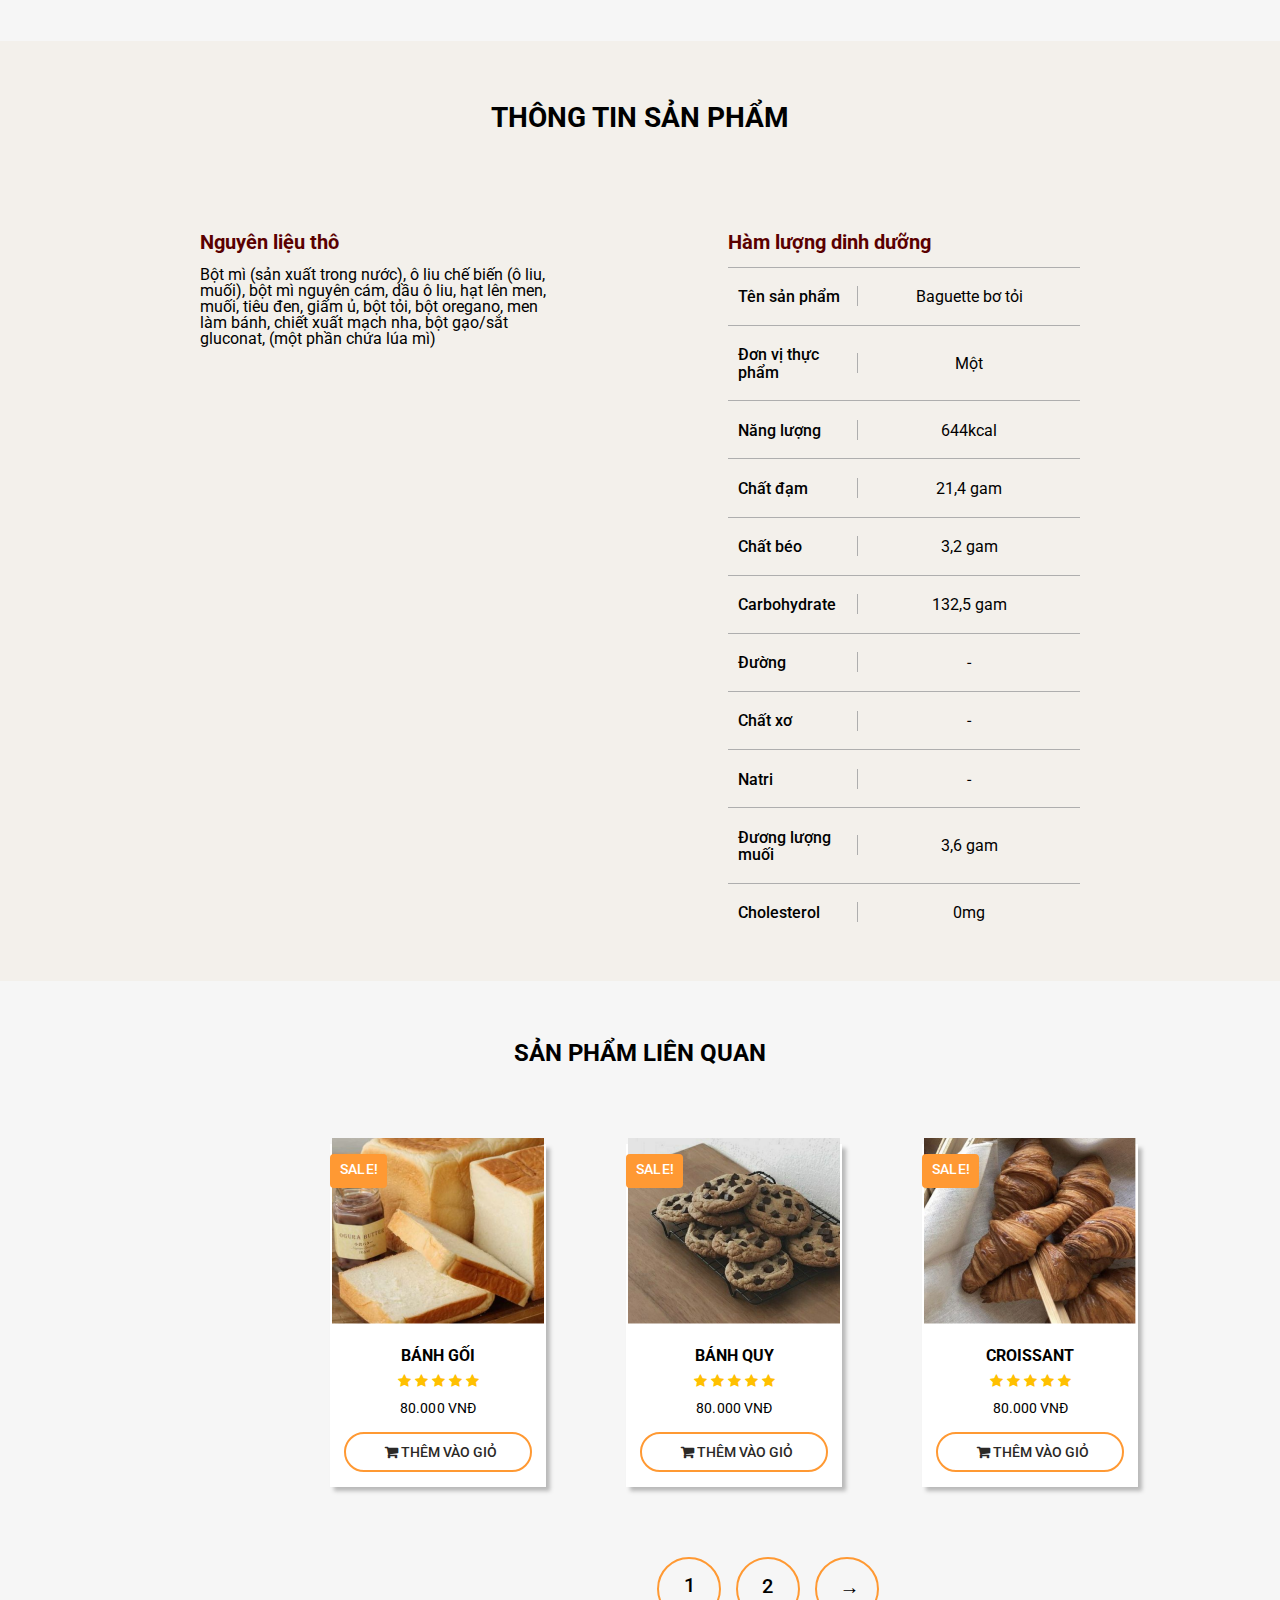
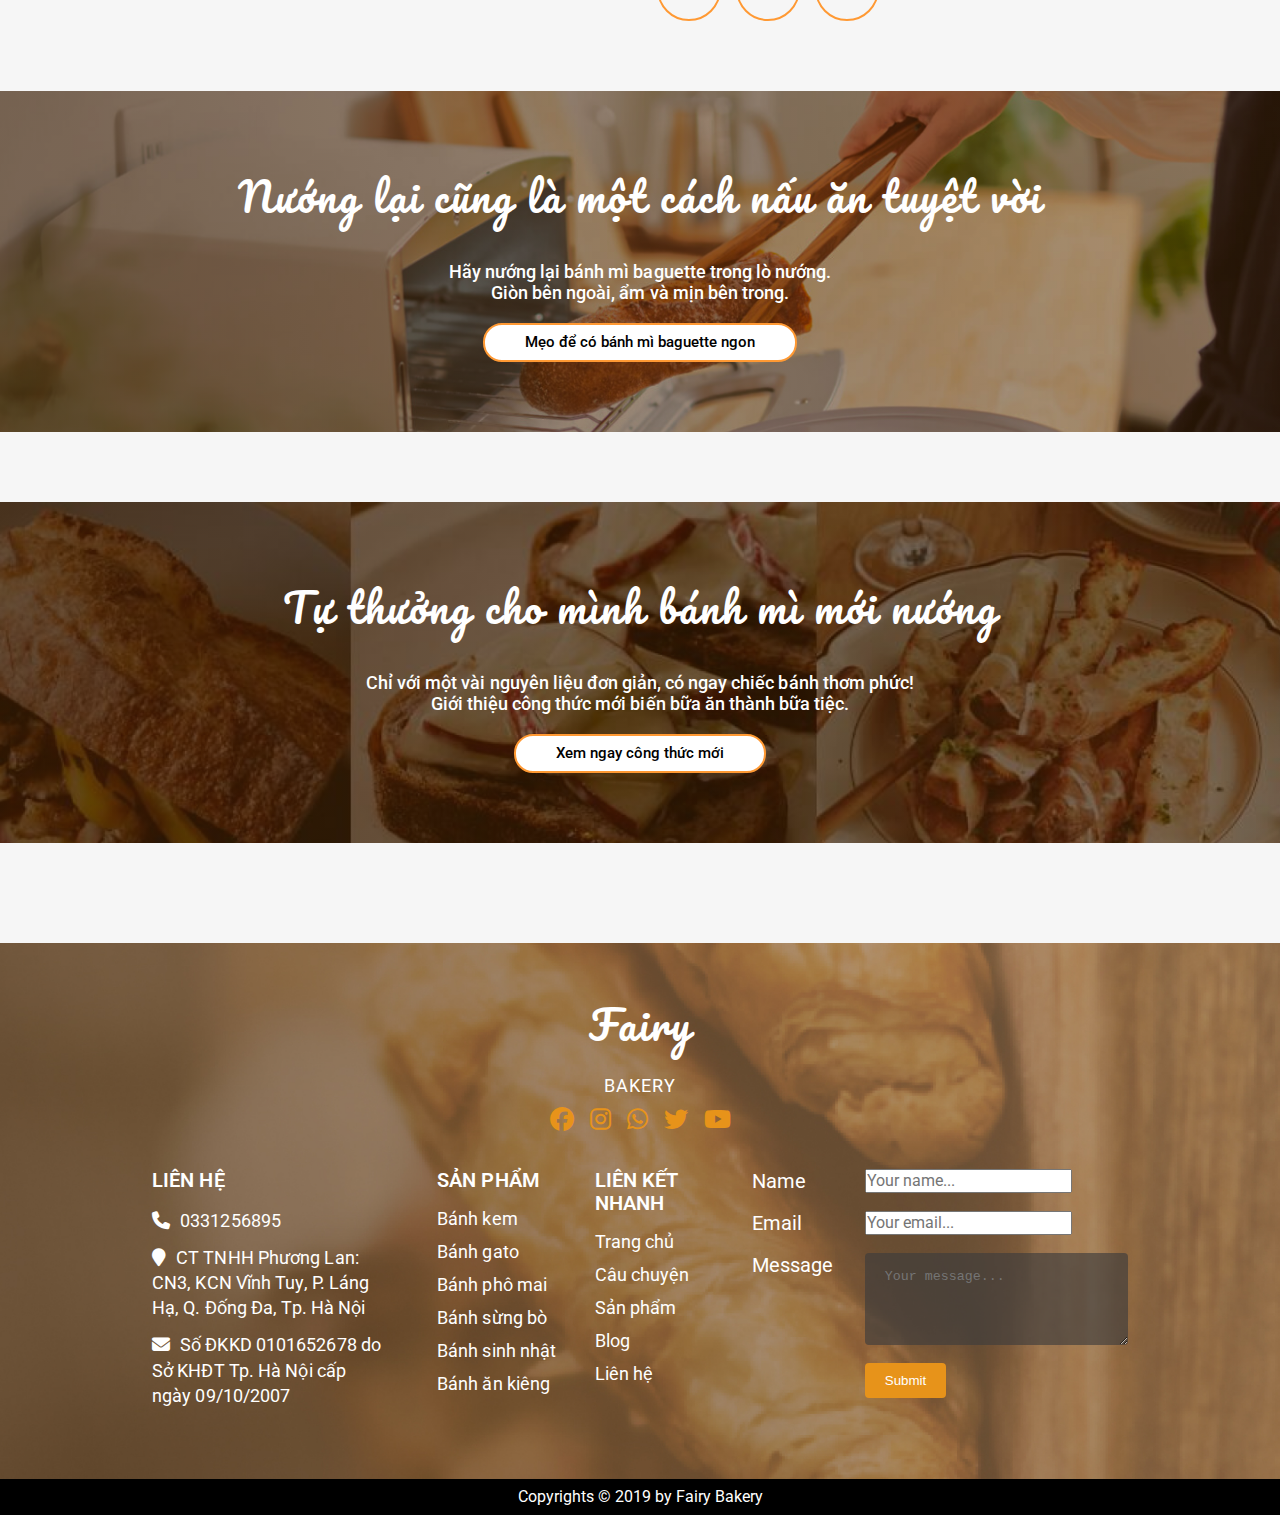
<file: fairy/chitkweb/Chi tiet san pham/indexdetailprd.html>
<!DOCTYPE html>
<html lang="en">
<head>
    <meta charset="UTF-8">
    <meta http-equiv="X-UA-Compatible" content="IE=edge">
    <meta name="viewport" content="width=device-width, initial-scale=1.0">
    <title>Fairy - Chi tiết sản phẩm</title>
    <link rel="stylesheet" href="styledetailprd.css">
    <link rel="stylesheet" href="../../asset/css/responsive.css">
    <!-- <link rel="stylesheet" href="../../asset/css/style.css"> -->
    <link rel="stylesheet" href="https://cdnjs.cloudflare.com/ajax/libs/font-awesome/6.2.1/css/all.min.css">
    <link rel="stylesheet" href="responsive_detailprd.css">
    <link rel="preconnect" href="https://fonts.googleapis.com"><link rel="preconnect" href="https://fonts.gstatic.com" crossorigin><link href="https://fonts.googleapis.com/css2?family=Roboto:wght@100;300;400;500;700&display=swap" rel="stylesheet">
    <link rel="stylesheet"
        href="https://maxcdn.bootstrapcdn.com/font-awesome/4.7.0/css/font-awesome.min.css">
        <link rel="preconnect" href="https://fonts.googleapis.com"><link rel="preconnect" href="https://fonts.gstatic.com" crossorigin><link href="https://fonts.googleapis.com/css2?family=Pacifico&family=Roboto:wght@100;300;400;500;700&display=swap" rel="stylesheet">
</head>
<body>
     <!-- HEADER NAVIGATION  -->
     <header>
        <div class="header__navigation">
            <div class="fairy__logo">
                <h1><a class="logo_directional" href="../../index.html">FAIRY</a></h1>
                <p><a class="logo_directional_down" href="../../index.html">BAKERY</a></p>
            </div>
            <button id="menu_toggle">
                <i class="fa-solid fa-bars"></i>
            </button>
            <nav class=" ">
                <button id="menu_close">X</button>
                <div class="nav__featured">
                    <div class="nav__search">
                        <button><i class="fa-solid fa-magnifying-glass"></i></button>
                        <input type="text" placeholder="Search...">
                    </div>
                    <a href="../../sign_in.html">Đăng nhập</a>
                    <a href="../../sign_up.html">Đăng ký</a>
                    <a href=""><i class="fa-solid fa-user"></i></a>
                    <a href="../../cart-TKW/index.html"><i class="fa-solid fa-cart-shopping"></i></a>
                </div>
                <ul class="nav__link">
                    <li>
                        <a class="no_highlight" href="../../index.html">
                            Trang chủ
                        </a>
                    </li>
                    <li>
                        <a class="no_highlight" href="../../About us.html">
                            Câu chuyện
                        </a>
                    </li>
                    <li>
                        <a class="highlight" href="../SanPham/SanPham/indexprd.html">
                            Sản phẩm
                        </a>
                    </li>
                    <li>
                        <a class="no_highlight" href="../../Khoi_Nguyen_tkWeb/index.html">
                            Blog
                        </a>
                    </li>
                    <li>
                        <a class="no_highlight" href="../../Contact/index.html">
                            Liên hệ
                        </a>
                    </li>
                    <li class="Sign_in">
                        <a class="no_highlight" href="../../sign_in.html">
                            Đăng nhập
                        </a>
                    </li>
                    <li class="Sign_up">
                        <a class="no_highlight" href="../../sign_up.html">
                            Đăng ký
                        </a>
                    </li>
                </ul>

            </nav>
        </div>

        <div class="header__content">
            <h2 style="margin-bottom: 12px;">Chúng tôi có gì?</h2>
            <p>Sản phẩm</p>
            <!-- <button>Xem Ngay</button> -->
        </div>
    </header>

        <div class="bread_crumbs_container">
        <ul class="breadcrumbs">
            <li><a href="../../index.html">Trang Chủ</a></li>
            <li><a href="../SanPham/SanPham/indexprd.html">Sản Phẩm</a></li>
            <li style="color: #ff9933;">Baguette Bơ Tỏi</li>
        </ul>
        </div>
   <!-- end breadcrumbs -->
   <section id="sec_item_cart">
        <div class="sec_item_cart_img">
            <div id="zoom_in">
                <a href="../CongThuc/CongThuc/indexrecipe.html"><figure>
                    <img src="./image/img_main 4.png">
                </figure></a>
            </div>
        </div>
        <div class="sec_item_cart_detail">
            <h1>BAGUETTE BƠ TỎI</h1>
            <div class="star_rating">
                <img src="./image/star.svg">
            </div>
            <p class="price">
                <font style="vertical-align: inherit;">
                    <font style="vertical-align: inherit;">10.000 VNĐ
                    </font>
                </font>
            </p>
            <p>
                Bột ô liu và tỏi được nhào thành 
                bánh mì baguette với hương vị đầy đủ bằng "quá trình lên men dài ở 
                nhiệt độ thấp". Chỉ cần hâm nóng là có thể thưởng thức, đồng thời 
                có thể dùng làm thức ăn chính cho bữa tối cũng như dùng kèm với rượu vang.
            </p>
            <form class="cart" action="https://www.youtube.com/watch?v=VDO5pE2emGk" method="post" enctype="multipart/form-data">
                <div class="quantity">
            <input type="number" id="quantity_63b085e6ead89" class="input-text qty text" name="quantity" value="1" title="Qty" size="4" min="1" max="" step="1" placeholder="" inputmode="numeric" autocomplete="off">
            </div> 
                 
                <button type="submit" name="add-to-cart" value="903" class="single_add_to_cart_buttons buttons alt wp-element-button"><a href="../../cart-TKW/index.html" style="color:#FF9933;"> THÊM VÀO GIỎ</a></button>
            </form>
            <div class="prd_meta">
                <span class="posted_in" style="color: #666666; font-weight: 400; padding-top: 20px; padding-bottom: 5px;">
                    Phân loại: 
                    <a href="../SanPham/SanPham/indexprd.html" style="color:#baa245; text-decoration:none">
                         Bánh mỳ
                    </a>
                </span>
                <span class="posted_in" style="color: #666666; font-weight: 400; padding-bottom: 40px;">
                    Tags: 
                    <a href="../SanPham/SanPham/indexprd.html" style="color:#baa245; text-decoration:none">
                        new
                    </a>
                </span>
            </div>
        </div>
   </section>
   <!-- end item cart -->
   <div class="feature_list" style="display: flex; justify-content: space-between; padding: 80px 100px;">
    <div class="feature1" style="flex-direction:column; width: 26%;" >
        <img width="69%" height="30%" src="./image/ft1.svg" style="padding-left: 25%;">
        <p class="apprehend_tittle">100% lúa mì trong nước </p>
        <p class="apprehend"> 
            Bột được sử dụng là 100% lúa mì trong nước.
            Để đạt được hương vị đầy đủ, chúng tôi sử dụng loại bột được phát triển cho bánh mì kiểu Âu.
        </p>
    </div>
    <div class="feature2" style="flex-direction: column; width: 26%;">
        <img width="69%" height="30%" src="./image/ft2.svg" style="padding-left: 25%;">
        <p class="apprehend_tittle" style="padding-left: 25%;">Levain độc quyền <br>(giống lên men)</p>
        <p class="apprehend" style="padding-top: 10px;"> 
            Sử dụng levain (hạt lên men) của riêng Fairy Bakery, vì vậy nó có hương vị phong phú. Mở túi ra mùi thơm thoang thoảng lan tỏa.
        </p>
    </div>
    <div class="feature3" style="flex-direction: column; width: 26%;">
        <img width="69%" height="30%" src="./image/ft3.svg" style="padding-left: 25%;">
        <p class="apprehend_tittle">Lên men lâu ở nhiệt độ thấp </p>
        <p class="apprehend"> Bằng cách lên men ở nhiệt độ thấp trong một thời gian dài, men làm bánh tạo ra rất nhiều đường. Đường này tạo ra một bánh mì baguette ngon.
            Lên men lâu ở nhiệt độ thấp. 
        </p>
    </div>
   </div>
   <!-- end feature list -->
   <section id="sec_prd_info" class="nl">
        <h2>
            <font style="vertical-align: inherit;">
                <font style="vertical-align: inherit;">THÔNG TIN SẢN PHẨM
                </font>
            </font>
        </h2>
        <div id="prd_info">
            <div class="raw_material">
                <h3>
                    <font style="vertical-align: inherit;">
                        <font style="vertical-align: inherit;">Nguyên liệu thô
                        </font>
                    </font>
                </h3>
                <p>
                    <font style="vertical-align: inherit;">
                        <font style="vertical-align: inherit;">Bột mì (sản xuất trong nước), 
                            ô liu chế biến (ô liu, muối), bột mì nguyên cám, dầu ô liu, hạt 
                            lên men, muối, tiêu đen, giấm ủ, bột tỏi, bột oregano, men làm
                            bánh, chiết xuất mạch nha, bột gạo/sắt gluconat, (một phần 
                            chứa lúa mì)
                        </font>
                    </font>
                </p>
            </div>
            <div class="component">
                <h3><font style="vertical-align: inherit;"><font style="vertical-align: inherit;">Hàm lượng dinh dưỡng</font></font></h3>
                <table>
                  <tbody>
                    <tr>
                      <th><font style="vertical-align: inherit;"><font style="vertical-align: inherit;">Tên sản phẩm</font></font></th>
                      <td><font style="vertical-align: inherit;"><font style="vertical-align: inherit;">Baguette bơ tỏi</font></font></td>
                    </tr>
                    <tr>
                      <th><font style="vertical-align: inherit;"><font style="vertical-align: inherit;">Đơn vị thực phẩm</font></font></th>
                      <td><font style="vertical-align: inherit;"><font style="vertical-align: inherit;">Một</font></font></td>
                    </tr>
                    <tr>
                      <th><font style="vertical-align: inherit;"><font style="vertical-align: inherit;">Năng lượng</font></font></th>
                      <td><font style="vertical-align: inherit;"><font style="vertical-align: inherit;">644kcal</font></font></td>
                    </tr>
                    <tr>
                      <th><font style="vertical-align: inherit;"><font style="vertical-align: inherit;">Chất đạm</font></font></th>
                      <td><font style="vertical-align: inherit;"><font style="vertical-align: inherit;">21,4 gam</font></font></td>
                    </tr>
                    <tr>
                      <th><font style="vertical-align: inherit;"><font style="vertical-align: inherit;">Chất béo</font></font></th>
                      <td><font style="vertical-align: inherit;"><font style="vertical-align: inherit;">3,2 gam</font></font></td>
                    </tr>
                    <tr>
                      <th><font style="vertical-align: inherit;"><font style="vertical-align: inherit;">Carbohydrate</font></font></th>
                      <td><font style="vertical-align: inherit;"><font style="vertical-align: inherit;">132,5 gam</font></font></td>
                    </tr>
                    <tr>
                      <th><font style="vertical-align: inherit;"><font style="vertical-align: inherit;">Đường</font></font></th>
                      <td><font style="vertical-align: inherit;"><font style="vertical-align: inherit;">-</font></font></td>
                    </tr>
                    <tr>
                      <th><font style="vertical-align: inherit;"><font style="vertical-align: inherit;">Chất xơ</font></font></th>
                      <td><font style="vertical-align: inherit;"><font style="vertical-align: inherit;">-</font></font></td>
                    </tr>
                    <tr>
                      <th><font style="vertical-align: inherit;"><font style="vertical-align: inherit;">Natri</font></font></th>
                      <td><font style="vertical-align: inherit;"><font style="vertical-align: inherit;">-</font></font></td>
                    </tr>
                    <tr>
                      <th><font style="vertical-align: inherit;"><font style="vertical-align: inherit;">Đương lượng muối</font></font></th>
                      <td><font style="vertical-align: inherit;"><font style="vertical-align: inherit;">3,6 gam</font></font></td>
                    </tr>
                    <tr>
                      <th><font style="vertical-align: inherit;"><font style="vertical-align: inherit;">Cholesterol</font></font></th>
                      <td><font style="vertical-align: inherit;"><font style="vertical-align: inherit;">0mg</font></font></td>
                    </tr>
                  </tbody>
                </table>
              </div>
        </div>
   </section>
   <!-- end product info -->
   <section id="sec_item_recipe">
    <h2 class="sec_head" style="text-align: center;">
        <font style="vertical-align: inherit;">
            <font style="vertical-align: inherit;">SẢN PHẨM LIÊN QUAN
            </font>
        </font>
    </h2>
    <div class="col-8" style="display: flex; justify-content: space-between;">
        <div class="row" style="padding-left: 230px;">
                <div id="myCarousel" class="carousel slide" data-ride="carousel" data-interval="0">                               
                    <!-- Wrapper for carousel items -->
                    <div class="carousel-inner">
                        <div class="item carousel-item active">
                            <div class="row" style="margin-top: 50px; display: flex;">
                                <div class="col-sm-3" style="padding-left: 80px;">
                                    <div class="thumb-wrapper" style="margin-top: -41px; margin-bottom: 20px;">
                                        <div class="onsale" style="border-radius: 4px;">
                                            <p style="padding: 5px 8px;">SALE!</p>
                                        </div>
                                        <div class="thumb-img">
                                            <a href="../SanPham/SanPham/indexprd.html"><img src="./image/banhgoi.png" class="img-fluid" alt=""></a>
                                        </div>
                                        
                                            <div class="thumb-content">
                                            <h4 style="font-family: 'Roboto';
                                            font-style: normal;
                                            font-weight: 700;
                                            font-size: 16px;
                                            line-height: 24px;                                                      
                                            color: #000000;
                                            text-decoration: none;
                                            ">BÁNH GỐI </h4>
                                            <div class="star-rating">
                                                <ul class="list-inline">
                                                    <li class="list-inline-item"><i class="fa
                                                            fa-star"></i></li>
                                                    <li class="list-inline-item"><i class="fa
                                                            fa-star"></i></li>
                                                    <li class="list-inline-item"><i class="fa
                                                            fa-star"></i></li>
                                                    <li class="list-inline-item"><i class="fa
                                                            fa-star"></i></li>
                                                    <li class="list-inline-item"><i class="fa
                                                            fa-star"></i></li>
                                                </ul>
                                            </div>
                                            <p class="item-price" style="font-family: 'Roboto';
                                            font-style: normal;
                                            font-weight: 400;
                                            font-size: 14px;
                                            line-height: 24px;">
                                                80.000 VNĐ</p>
                                            <a href="../SanPham/SanPham/indexprd.html" class="btn
                                                btn-primary" style="
                                                width: 188.53px;
                                                height: 40px;
                                                font-size: 14px;
                                                font-weight: 500;
                                                text-align: center;
                                                border: 2px solid #FF9933;
                                                padding-top: 10px;
                                                text-decoration: none;">
                                                <i class="fa fa-shopping-cart" aria-hidden="true">
                                                </i>
                                                THÊM VÀO GIỎ </a>
                                        </div>
                                    </div>
                                </div>
                                <div class="col-sm-3" style="padding-left: 80px;">
                                    <div class="thumb-wrapper" style="margin-top: -41px; margin-bottom: 20px;">
                                        <div class="onsale" style="border-radius: 4px;">
                                            <p style="padding: 5px 8px;">SALE!</p>
                                        </div>
                                        <div class="thumb-img">
                                            <a href="../SanPham/SanPham/indexprd.html"><img src="./image/cookie.png" class="img-fluid" alt=""></a>

                                            <!-- <img src="./image/cookie.png" class="img-fluid" alt=""> -->
                                        </div>
                                        <div class="thumb-content">
                                            <h4 style="font-family: 'Roboto';
                                            font-style: normal;
                                            font-weight: 700;
                                            font-size: 16px;
                                            line-height: 24px;                                                      
                                            color: #000000;
                                            ">BÁNH QUY </h4>
                                            <div class="star-rating">
                                                <ul class="list-inline">
                                                    <li class="list-inline-item"><i class="fa
                                                            fa-star"></i></li>
                                                    <li class="list-inline-item"><i class="fa
                                                            fa-star"></i></li>
                                                    <li class="list-inline-item"><i class="fa
                                                            fa-star"></i></li>
                                                    <li class="list-inline-item"><i class="fa
                                                            fa-star"></i></li>
                                                    <li class="list-inline-item"><i class="fa
                                                            fa-star"></i></li>
                                                </ul>
                                            </div>
                                            <p class="item-price" style="font-family: 'Roboto';
                                            font-style: normal;
                                            font-weight: 400;
                                            font-size: 14px;
                                            line-height: 24px;">
                                                80.000 VNĐ</p>
                                            <a href="../SanPham/SanPham/indexprd.html" class="btn
                                                btn-primary" style="
                                                width: 188.53px;
                                                height: 40px;
                                                font-size: 14px;
                                                font-weight: 500;
                                                text-align: center;
                                                border: 2px solid #FF9933;
                                                padding-top: 10px;
                                                text-decoration: none;">
                                                <i class="fa fa-shopping-cart" aria-hidden="true">
                                                </i>
                                                THÊM VÀO GIỎ </a>
                                        </div>
                                    </div>
                                </div>
                                <div class="col-sm-3" style="padding-left: 80px;">
                                    <div class="thumb-wrapper" style="margin-top: -41px; margin-bottom: 20px; margin-right: 20px;">
                                        <div class="onsale" style="border-radius: 4px;">
                                            <p style="padding: 5px 8px;">SALE!</p>
                                        </div>
                                        <div class="thumb-img">
                                            <a href="../SanPham/SanPham/indexprd.html"><img src="./image/croissant.png" class="img-fluid" alt=""></a>

                                            <!-- <img src="./image/croissant.png" class="img-fluid" alt=""> -->
                                        </div>
                                        <div class="thumb-content">
                                            <h4 style="font-family: 'Roboto';
                                            font-style: normal;
                                            font-weight: 700;
                                            font-size: 16px;
                                            line-height: 24px;                                                      
                                            color: #000000;
                                            ">CROISSANT </h4>
                                            <div class="star-rating">
                                                <ul class="list-inline">
                                                    <li class="list-inline-item"><i class="fa
                                                            fa-star"></i></li>
                                                    <li class="list-inline-item"><i class="fa
                                                            fa-star"></i></li>
                                                    <li class="list-inline-item"><i class="fa
                                                            fa-star"></i></li>
                                                    <li class="list-inline-item"><i class="fa
                                                            fa-star"></i></li>
                                                    <li class="list-inline-item"><i class="fa
                                                            fa-star"></i></li>
                                                </ul>
                                            </div>
                                            <p class="item-price" style="font-family: 'Roboto';
                                            font-style: normal;
                                            font-weight: 400;
                                            font-size: 14px;
                                            line-height: 24px;">
                                                80.000 VNĐ</p>
                                            <a href="../SanPham/SanPham/indexprd.html" class="btn
                                                btn-primary" style="
                                                width: 188.53px;
                                                height: 40px;
                                                font-size: 14px;
                                                font-weight: 500;
                                                text-align: center;
                                                border: 2px solid #FF9933;
                                                padding-top: 10px;
                                                text-decoration: none;">
                                                <i class="fa fa-shopping-cart" aria-hidden="true">
                                                </i>
                                                THÊM VÀO GIỎ </a>
                                        </div>
                                    </div>
                                </div>                                                                                
                            </div>                            
                        </div>                                  
                    </div>
                    <!-- end carousel item -->
                </div>
                <!-- Bắt đầu pagination -->
                <nav class="woocommerce-pagination">
                    <ul class="page-numbers" style="padding-left: 45%; padding-bottom: 40px;">
                    <li><span aria-current="page" class="page-numbers current" style="padding-top: 4px; padding-right: 6px;">1</span></li>
                    <li><a class="page-numbers" style="color: #000000; padding: 5px 5px;" href="#">2</a></li>
                    <li><a class="next page-numbers" style="color: #000000; padding-right: 25px; padding-top: 6px;" href="#">→</a></li>
                </ul>
                </nav>
                <!-- Kết thúc pagination -->
            </div>
        </div>
    </div>
   </section>
   <!-- end -->
   <div id="rebake">
    <h3>
        <font style="vertical-align: inherit;">
            <font style="vertical-align: inherit;">Nướng lại cũng là một cách nấu ăn tuyệt vời
            </font>
        </font>
    </h3>
    <p>
        <font style="vertical-align: inherit;">
            <font style="vertical-align: inherit;">Hãy nướng lại bánh mì baguette trong lò nướng.
            </font>
        </font>
        <br>
        <font style="vertical-align: inherit;">
            <font style="vertical-align: inherit;">
      Giòn bên ngoài, ẩm và mịn bên trong.
        </font>
        </font>
    </p>
    <a href="#" class="btn btn_normal btn_white" style="color: #000000; text-decoration: none;">
        <font style="vertical-align: inherit;">
            <font style="font-weight: 500;">Mẹo để có bánh mì baguette ngon
            </font>
        </font>
    </a>
  </div>
  <!-- end rebake -->
  <div id="feast">
    <h3>
        <font style="vertical-align: inherit;">
            <font style="vertical-align: inherit;">Tự thưởng cho mình bánh mì mới nướng
            </font>
        </font>
    </h3>
    <p>
        <font style="vertical-align: inherit;">
            <font style="vertical-align: inherit;">Chỉ với một vài nguyên liệu đơn giản, có ngay chiếc bánh thơm phức!
            </font>
        </font>
        <br>
        <font style="vertical-align: inherit;">
            <font style="vertical-align: inherit;">Giới thiệu công thức mới biến bữa ăn thành bữa tiệc.
            </font>
        </font>
    </p>
    <a href="../CongThuc/CongThuc/indexrecipe.html" class="btn btn_normal btn_white" style="color: #000000; text-decoration: none;>
        <font style="vertical-align: inherit;">
            <font style="font-weight: 500;">Xem ngay công thức mới
            </font>
        </font>
    </a>
  </div>
  <!-- end feast -->
      <!-- footer -->
      <footer>
        <div class="footer__cover">
            <!-- <img src="./assets/image/footer.jpg" </div> -->
            <div class="container__footer">
                <div class="container__footer-top">
                    <h1>Fairy</h1>
                    <p>BAKERY</p>
                    <ul>
                        <li>
                            <a href="">
                                <i class="fa-brands fa-facebook"></i>
                            </a>
                        </li>
                        <li>
                            <a href="">
                                <i class="fa-brands fa-instagram"></i>
                            </a>
                        </li>
                        <li>
                            <a href="">
                                <i class="fa-brands fa-whatsapp"></i>
                            </a>
                        </li>
                        <li>
                            <a href="">
                                <i class="fa-brands fa-twitter"></i>
                            </a>
                        </li>
                        <li>
                            <a href="">
                                <i class="fa-brands fa-youtube"></i>
                            </a>
                        </li>
                    </ul>
                </div>
                <div class="container__footer-bottom">
                    <div class="footer__contact">
                        <h6>Liên Hệ</h6>
                        <p><i class="fa-solid fa-phone"></i>0331256895</p>
                        <p><i class="fa-solid fa-location-pin"></i>CT TNHH Phương Lan: CN3, KCN Vĩnh Tuy, P. Láng Hạ, Q.
                            Đống Đa, Tp. Hà Nội
                        </p>
                        <p><i class="fa-solid fa-envelope"></i>Số ĐKKD 0101652678 do Sở KHĐT Tp. Hà Nội cấp ngày
                            09/10/2007
                        </p>
                    </div>
                    <ul class="footer__product">
                        <h6>Sản Phẩm</h6>
                        <li><a href="">Bánh kem</a></li>
                        <li><a href="">Bánh gato</a></li>
                        <li><a href="">Bánh phô mai</a></li>
                        <li><a href="">Bánh sừng bò</a></li>
                        <li><a href="">Bánh sinh nhật</a></li>
                        <li><a href="">Bánh ăn kiêng</a></li>
                    </ul>
                    <ul class="footer__nav">
                        <h6>Liên kết nhanh</h6>
                        <li><a href="../../index.html">Trang chủ</a></li>
                        <li><a href="../../About us.html">Câu chuyện</a></li>
                        <li><a href="../SanPham/SanPham/indexprd.html">Sản phẩm</a></li>
                        <li><a href="../../Khoi_Nguyen_tkWeb/index.html">Blog</a></li>
                        <li><a href="../../Contact/index.html">Liên hệ</a></li>
                    </ul>
                    <form action="">
                        <div>
                            <label for="name">Name</label>
                            <input id="name" type="text" placeholder="Your name...">
                        </div>
                        <div>
                            <label for="email">Email</label>
                            <input id="email" type="text" placeholder="Your email...">
                        </div>
                        <div>
                            <label for="message">Message</label>
                            <textarea name="" id="" cols="30" rows="4" placeholder="Your message..."></textarea>
                        </div>
                        <div>
                            <label for="message"></label>
                            <button>Submit</button>
                        </div>
                    </form>
                </div>
            </div>
        </div>
    </footer>
    <div class="footer_author">Copyrights © 2019 by Fairy Bakery
    </div>
</body>
</html>
</file>
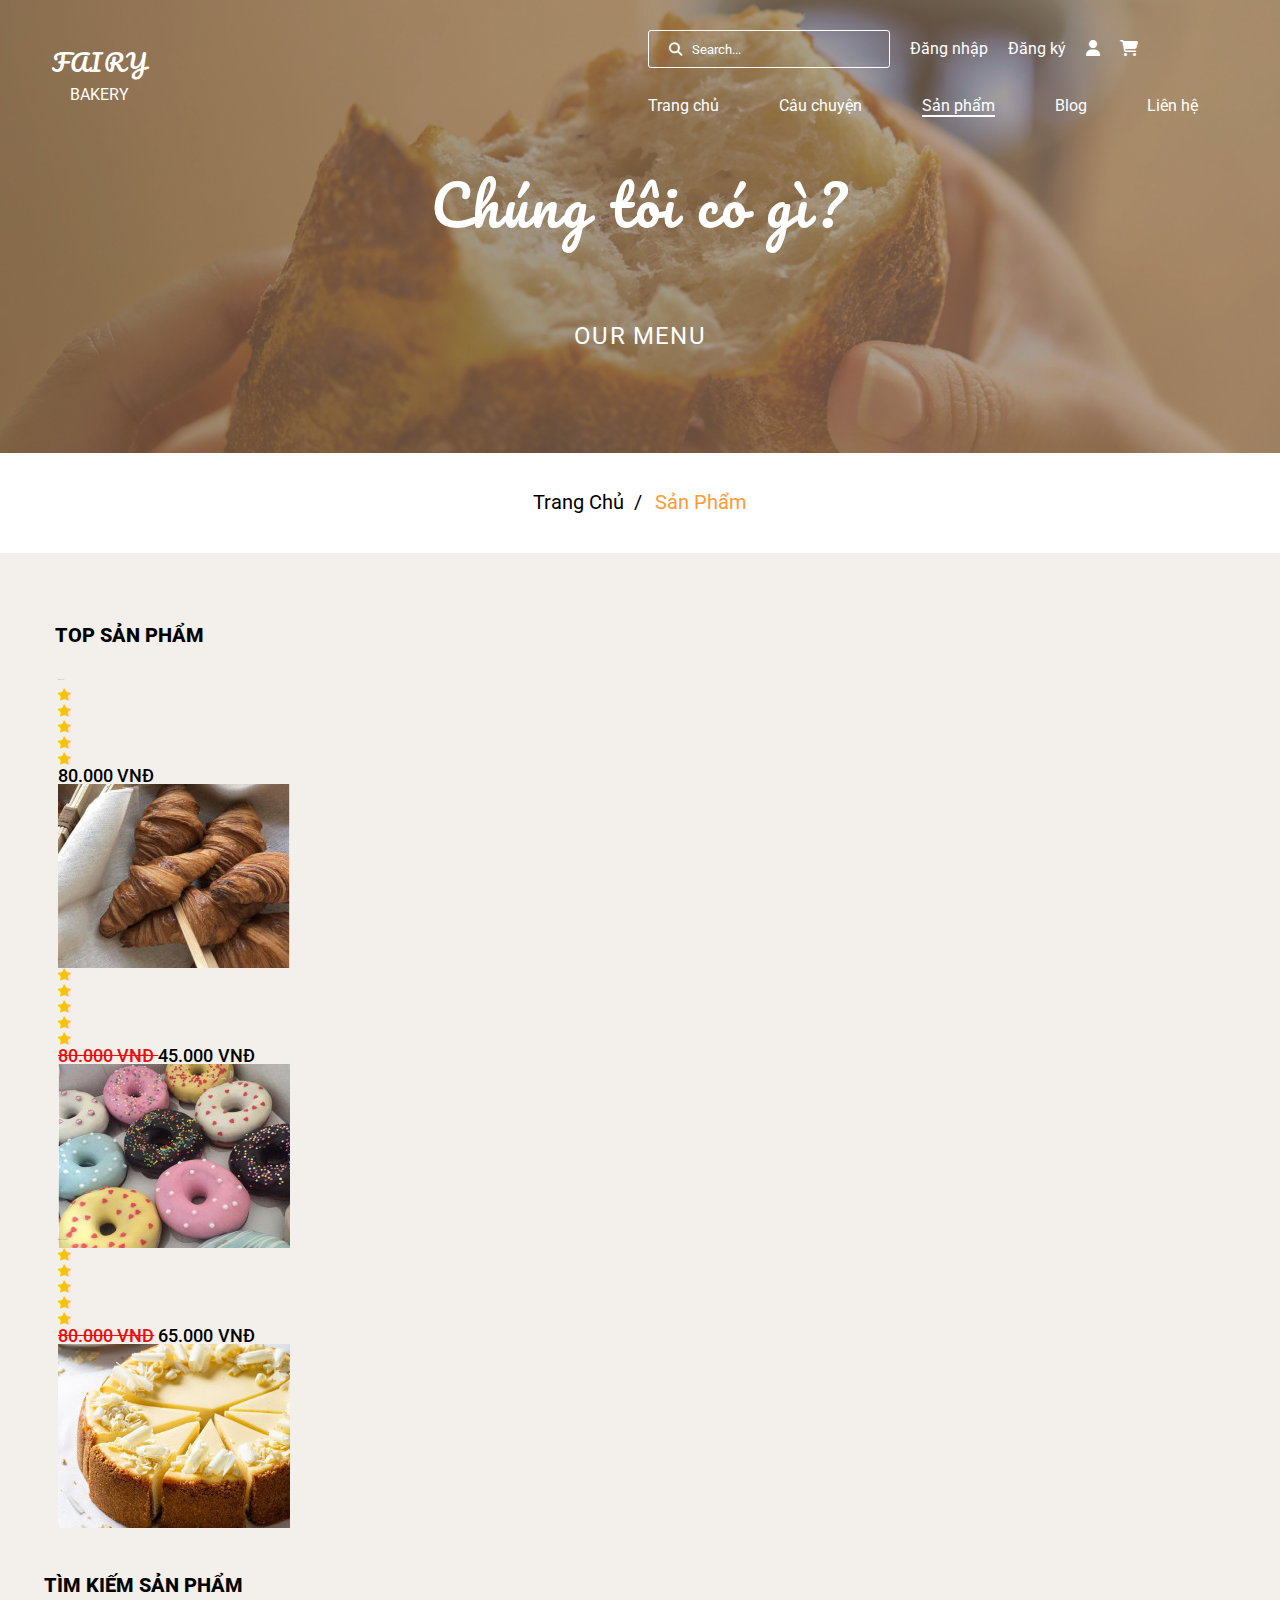
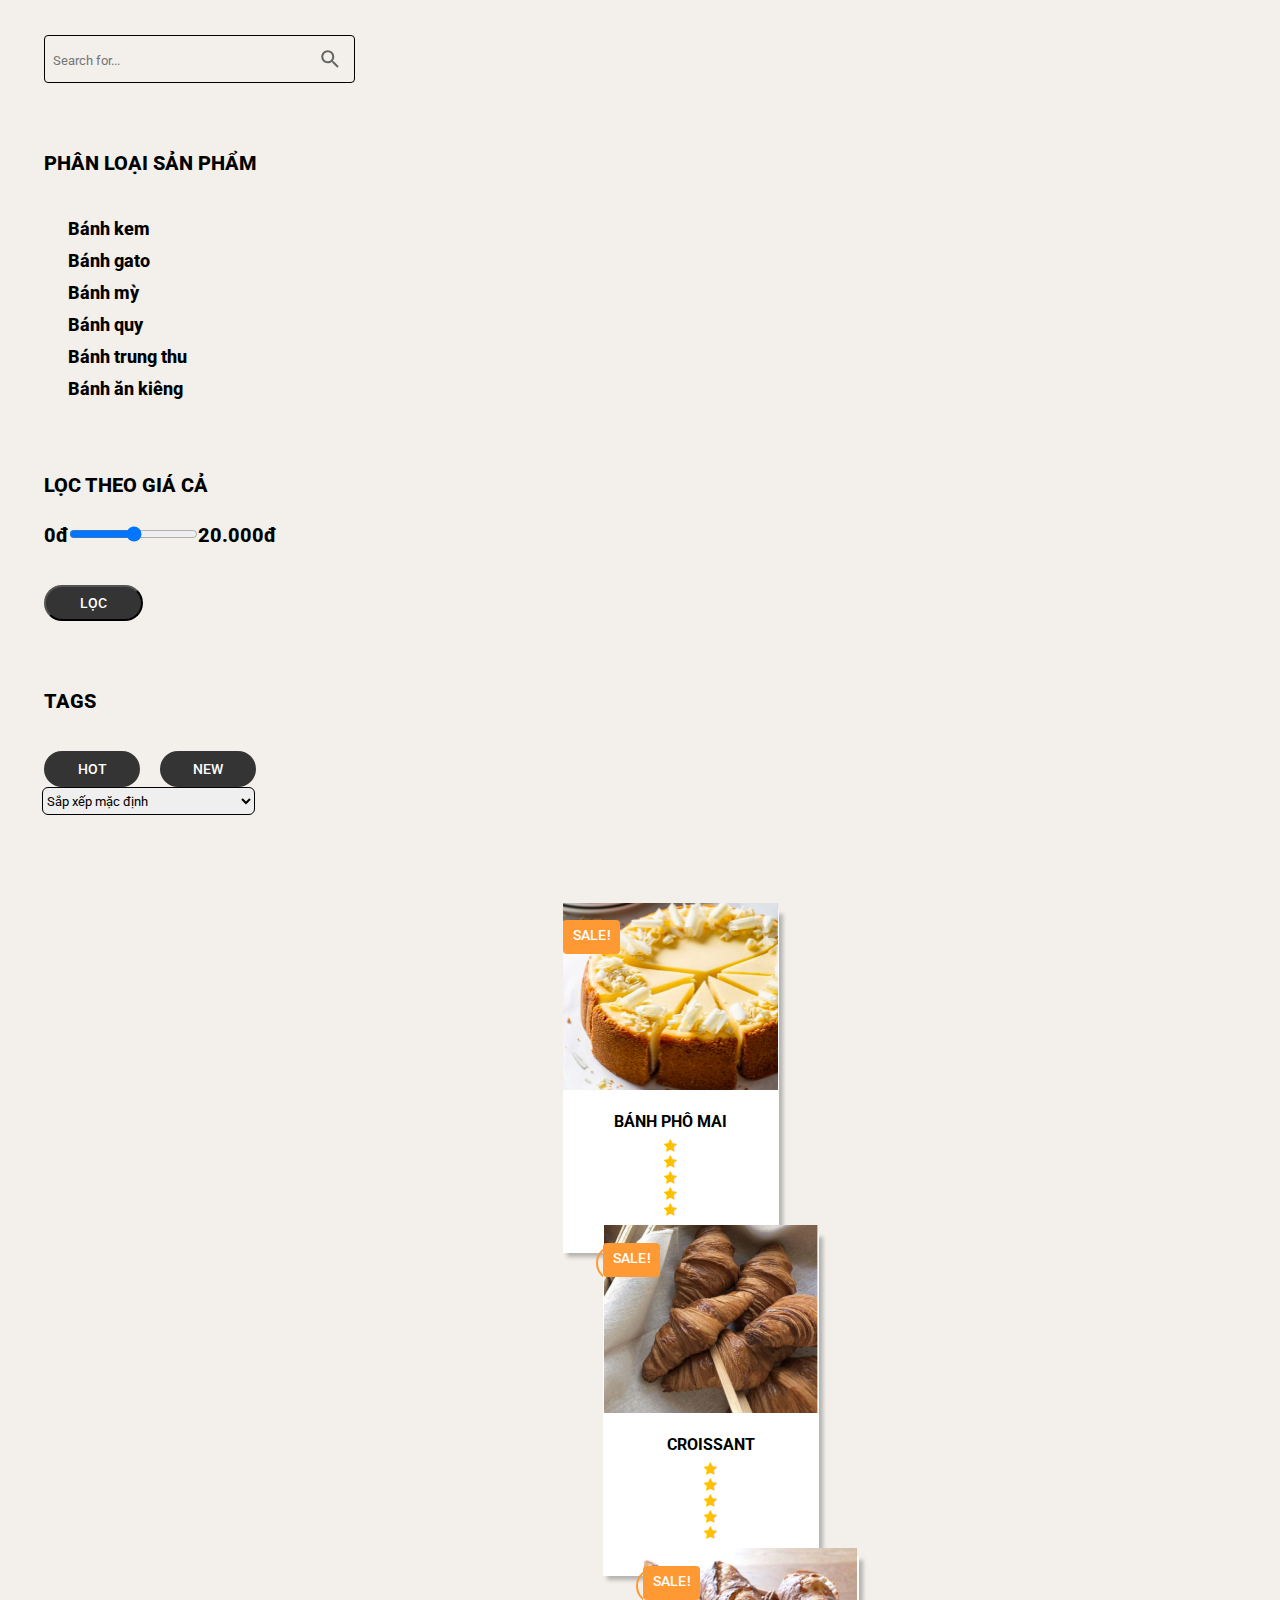
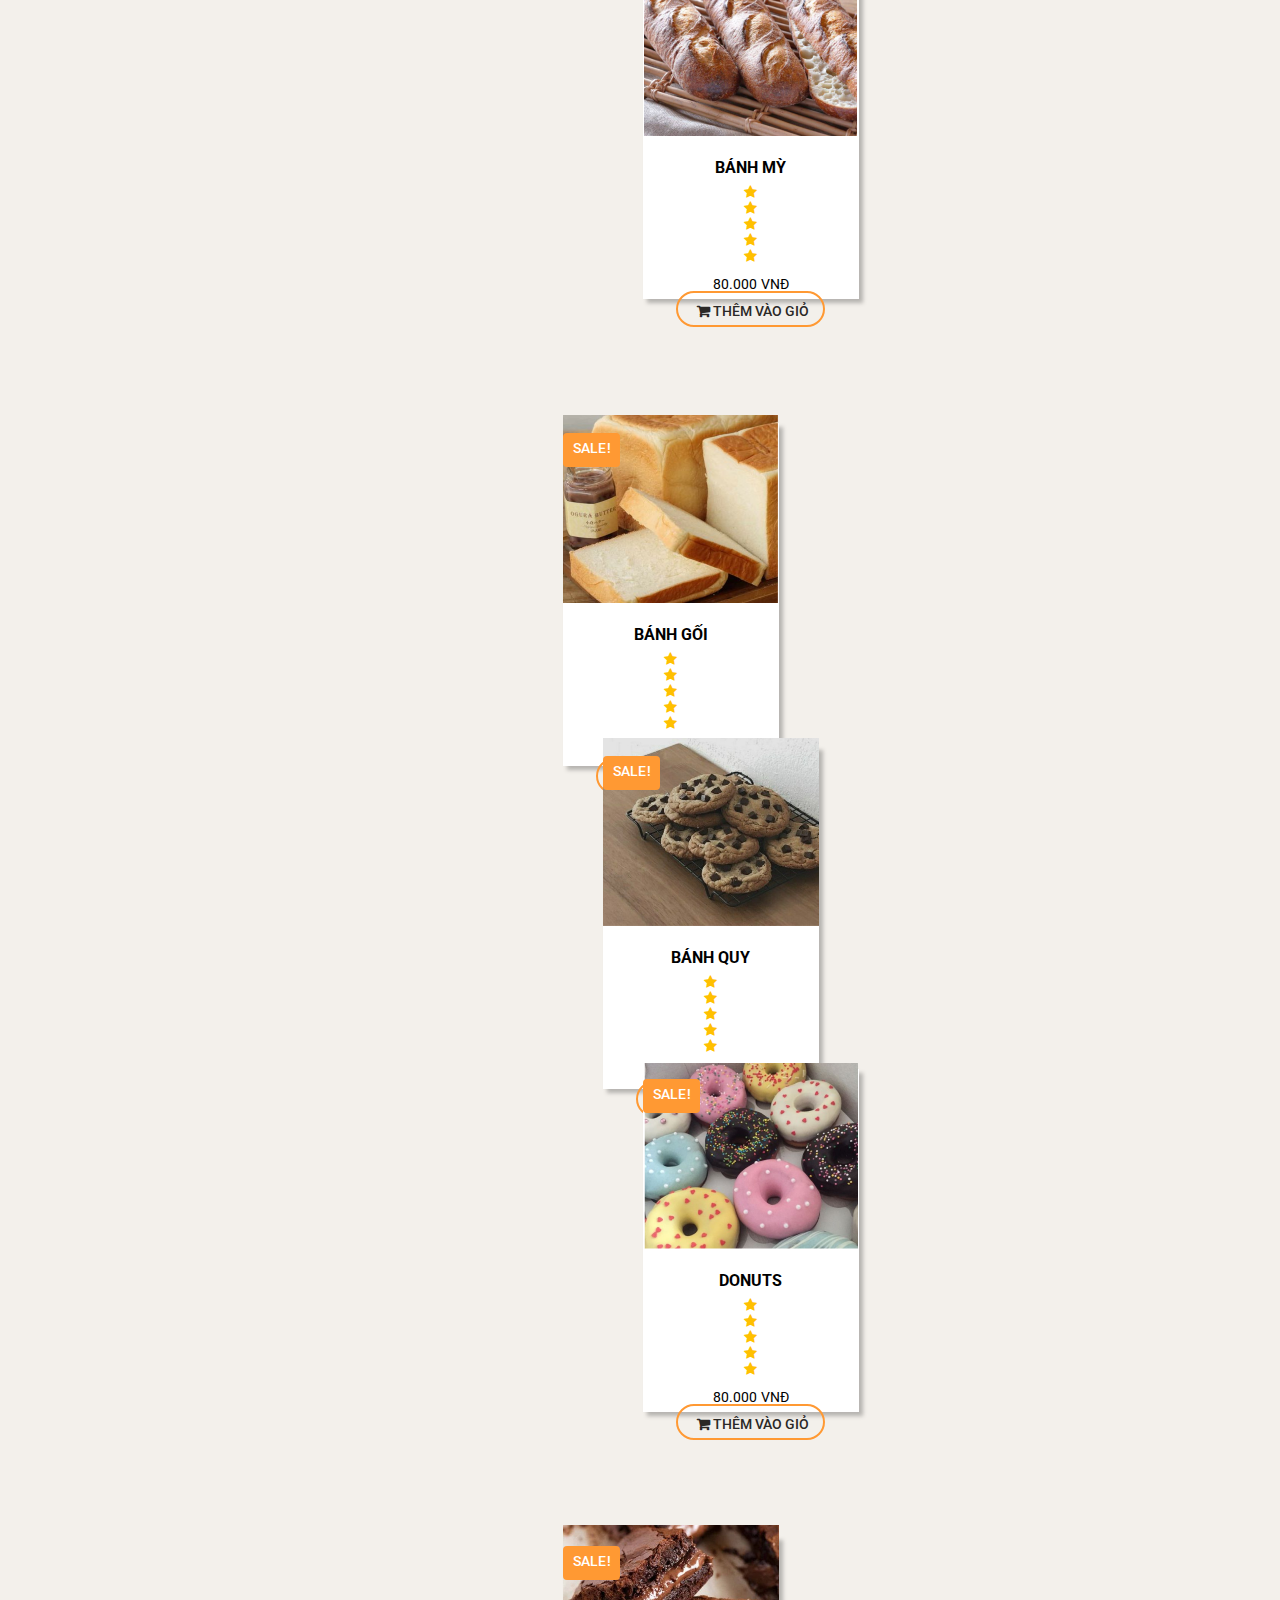
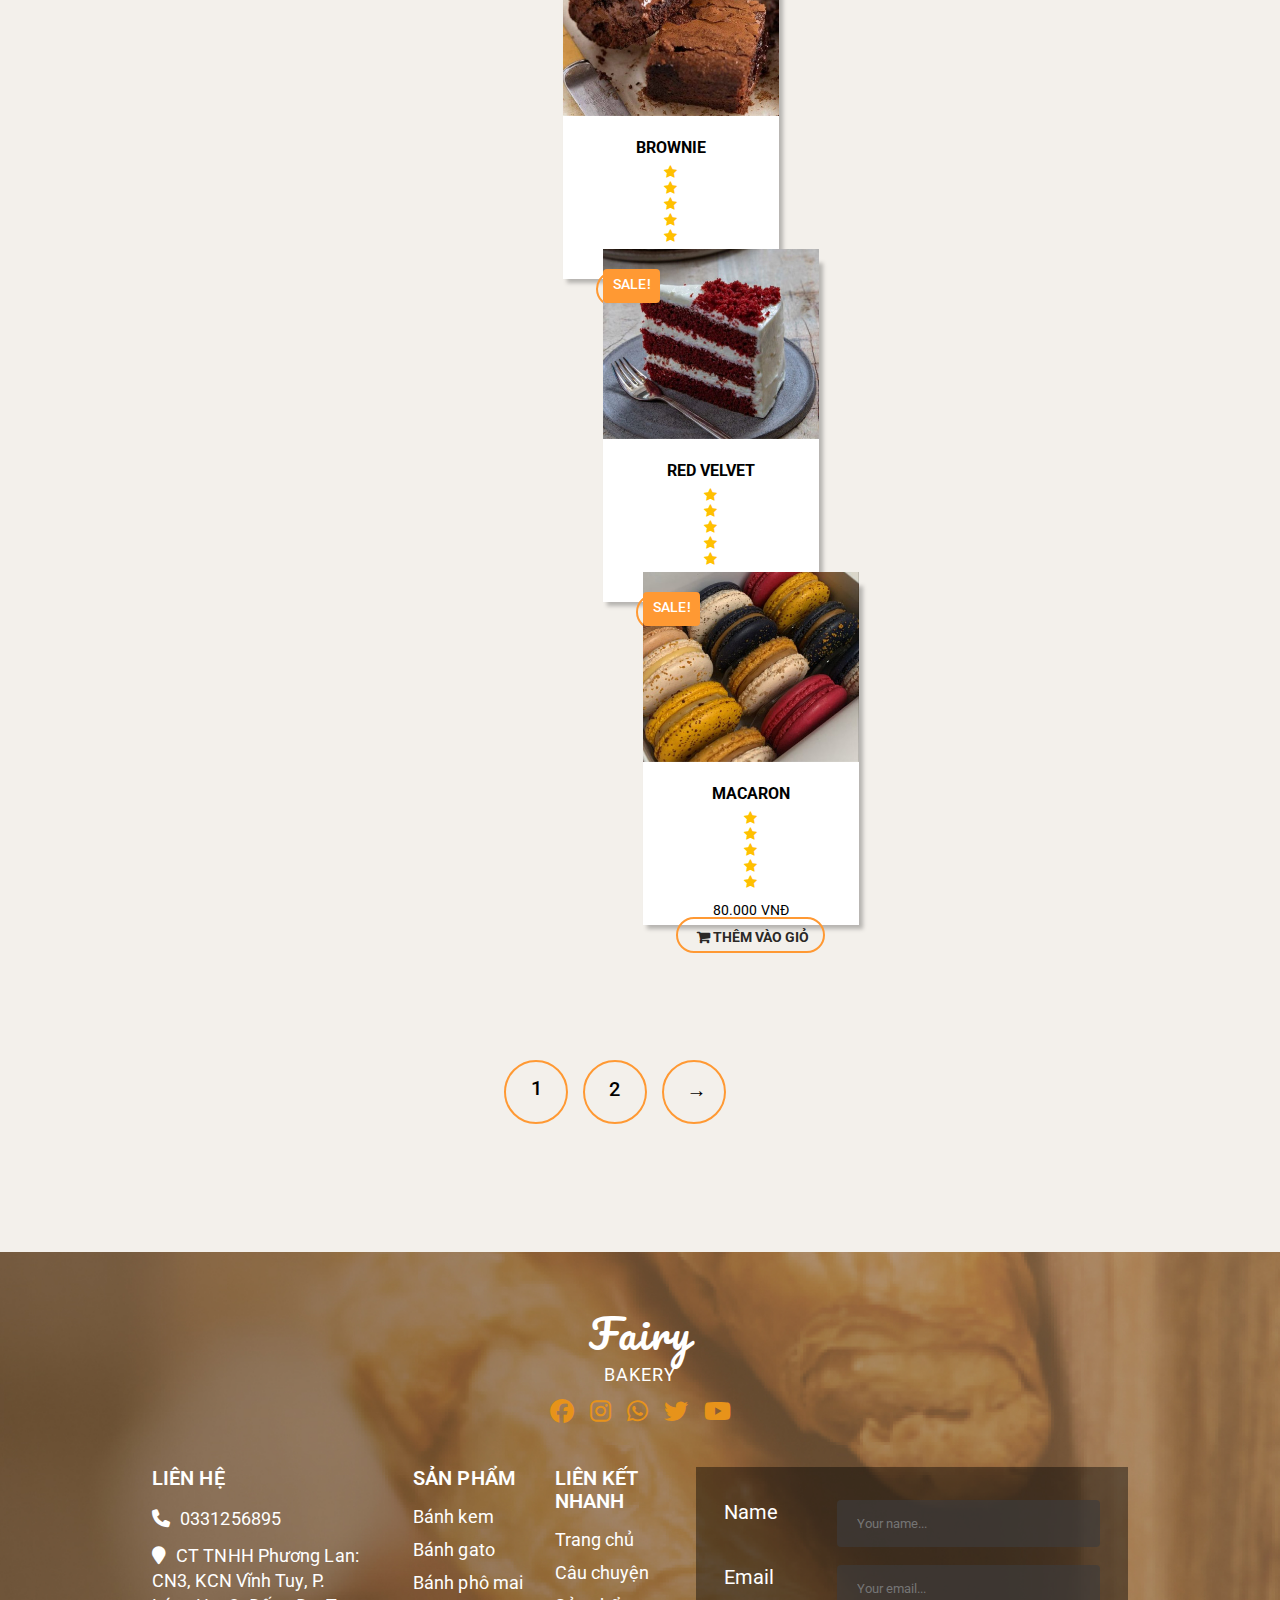
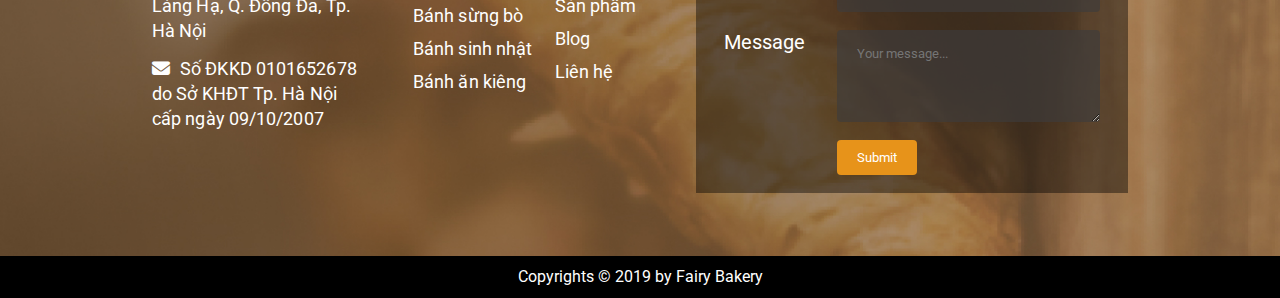
<file: fairy/chitkweb/SanPham/SanPham/indexdraft1.html>
<!DOCTYPE html>
<html lang="en">
    <head>
        <meta charset="UTF-8">
        <meta http-equiv="X-UA-Compatible" content="IE=edge">
        <meta name="viewport" content="width=device-width, initial-scale=1.0">
        <title>Sản phẩm</title>
        <link rel="stylesheet" href="style.css">
        <link rel="stylesheet" href="https://cdnjs.cloudflare.com/ajax/libs/font-awesome/6.2.1/css/all.min.css">
        <link
            href="https://cdn.jsdelivr.net/npm/bootstrap@5.1.3/dist/css/bootstrap.min.css"
            rel="stylesheet"
            integrity="sha384-1BmE4kWBq78iYhFldvKuhfTAU6auU8tT94WrHftjDbrCEXSU1oBoqyl2QvZ6jIW3"
            crossorigin="anonymous">
            <link rel="preconnect" href="https://fonts.googleapis.com"><link rel="preconnect" href="https://fonts.gstatic.com" crossorigin><link href="https://fonts.googleapis.com/css2?family=Roboto:wght@100;300;400;500;700&display=swap" rel="stylesheet">
        <script src="https://code.jquery.com/jquery-3.5.1.min.js"></script>
        <script
            src="https://cdn.jsdelivr.net/npm/popper.js@1.16.0/dist/umd/popper.min.js"></script>
        <script
            src="https://stackpath.bootstrapcdn.com/bootstrap/4.5.0/js/bootstrap.min.js"></script>
        <link rel="stylesheet"
            href="https://maxcdn.bootstrapcdn.com/font-awesome/4.7.0/css/font-awesome.min.css">
        <!-- <link rel="stylesheet" href="https://fonts.googleapis.com/css?family=Roboto|Open+Sans"> -->
        <script>
                $(document).ready(function(){
                    $(".wish-icon i").click(function(){
                        $(this).toggleClass("fa-heart fa-heart-o");
                    });
                });	
         </script>
    </head>
    <body>

         <!-- HEADER NAVIGATION  -->
    <header>
        <div class="header__navigation">
            <div class="fairy__logo">
                <h1><a class="logo_directional" href="./index.html">FAIRY</a></h1>
                <p><a class="logo_directional_down" href="./index.html">BAKERY</a></p>
            </div>
            <button id="menu_toggle">
                <i class="fa-solid fa-bars"></i>
            </button>
            <nav class=" ">
                <button id="menu_close">X</button>
                <div class="nav__featured">
                    <div class="nav__search">
                        <button><i class="fa-solid fa-magnifying-glass"></i></button>
                        <input type="text" placeholder="Search...">
                    </div>
                    <a href="./sign_in.html">Đăng nhập</a>
                    <a href="./sign_up.html">Đăng ký</a>
                    <a href=""><i class="fa-solid fa-user"></i></a>
                    <a href=""><i class="fa-solid fa-cart-shopping"></i></a>
                </div>
                <ul class="nav__link">
                    <li>
                        <a class="no_highlight" href="../../../index.html">
                            Trang chủ
                        </a>
                    </li>
                    <li>
                        <a class="no_highlight" href="../../../About us.html">
                            Câu chuyện
                        </a>
                    </li>
                    <li>
                        <a class="highlight" href="../../../chitkweb/SanPham/SanPham/index.html">
                            Sản phẩm
                        </a>
                    </li>
                    <li>
                        <a class="no_highlight" href="../../../Khoi_Nguyen_tkWeb/index.html">
                            Blog
                        </a>
                    </li>
                    <li>
                        <a class="no_highlight" href="../../../Contact/index.html">
                            Liên hệ
                        </a>
                    </li>
                    <li class="Sign_in">
                        <a class="no_highlight" href="../../../sign_in.html">
                            Đăng nhập
                        </a>
                    </li>
                    <li class="Sign_up">
                        <a class="no_highlight" href="../../../sign_up.html">
                            Đăng ký
                        </a>
                    </li>
                </ul>

            </nav>
        </div>

        <div class="header__content">
            <h2>Chúng tôi có gì?</h2>
            <p>OUR MENU</p>
            <!-- <button>Xem Ngay</button> -->
        </div>
    </header>

        <!-- Bắt đầu breadcrumbs -->
        <div class="bread_crumbs_container">
            <ul class="breadcrumbs">
                <li><a href="#">Trang Chủ</a></li>
                <li style="color: #ff9933;">Sản Phẩm</li>
            </ul>
       </div>
            <!-- Kết thúc breadcrumbs -->
        <div id="container-xl" style="padding: 12px 0px 0px;">
            <div class="ten" style="padding-top: 20px; height: 50px; padding-left: 55px;" >TOP SẢN PHẨM </div>
            <div class="row">
                <!-- Bắt đầu left-sidebar -->
                <div class="col-4" style="padding-top:50px;">
                    <div class="col-sm-12" style="padding: 5px;">
                        <div class="thumb-wrapper">                           
                           <div class="row">
                            <div class="col-sm-8"> <div class="thumb-content">
                                <a class="prdtop-list-item-tittle" href="#">Croissant </a>
                                <div class="star-rating">
                                    <ul
                                        class="list-inline">
                                        <li
                                            class="list-inline-item"><i
                                                class="fa
                                                fa-star"></i></li>
                                        <li
                                            class="list-inline-item"><i
                                                class="fa
                                                fa-star"></i></li>
                                        <li
                                            class="list-inline-item"><i
                                                class="fa
                                                fa-star"></i></li>
                                        <li
                                            class="list-inline-item"><i
                                                class="fa
                                                fa-star"></i></li>
                                        <li
                                            class="list-inline-item"><i
                                                class="fa
                                                fa-star"></i></li>
                                    </ul>
                                </div>
                                <p class="item-price">
                                    <span>80.000 VNĐ </span></p>
                            </div></div>
                            <div class="col-sm-4"><div class="img-box">
                                <a class="prdtop-list-item-tittle" href="#"><img
                                    src="image/anh2.png"
                                    class="img-fluid"
                                    alt="Play Station"></a>
                            </div></div>
                           </div>
                           
                            
                        </div>
                    </div>
                    <div class="col-sm-12" style="padding: 5px;">
                        <div class="thumb-wrapper">                           
                           <div class="row">
                            <div class="col-sm-8"> <div class="thumb-content">
                                <a class="prdtop-list-item-tittle" href="#">Donuts </a>

                                <div class="star-rating">
                                    <ul
                                        class="list-inline">
                                        <li
                                            class="list-inline-item"><i
                                                class="fa
                                                fa-star"></i></li>
                                        <li
                                            class="list-inline-item"><i
                                                class="fa
                                                fa-star"></i></li>
                                        <li
                                            class="list-inline-item"><i
                                                class="fa
                                                fa-star"></i></li>
                                        <li
                                            class="list-inline-item"><i
                                                class="fa
                                                fa-star"></i></li>
                                        <li
                                            class="list-inline-item"><i
                                                class="fa
                                                fa-star"></i></li>
                                    </ul>
                                </div>
                                <p class="item-price"><strike style="color: #EA0D0B;">80.000 VNĐ </strike>
                                    <span>45.000 VNĐ </span></p>
                            </div></div>
                            <div class="col-sm-4"><div class="img-box">
                                <a href="#"><img
                                    src="image/anh3.png"
                                    class="img-fluid"
                                    alt="Play Station"></a>
                            </div></div>
                           </div>
                           
                            
                        </div>
                    </div>
                    <div class="col-sm-12" style="padding: 5px;">
                        <div class="thumb-wrapper">                           
                           <div class="row">
                            <div class="col-sm-8"> <div class="thumb-content">
                                <a class="prdtop-list-item-tittle" href="#">Bánh phô mai </a>

                                <div class="star-rating">
                                    <ul
                                        class="list-inline">
                                        <li
                                            class="list-inline-item"><i
                                                class="fa
                                                fa-star"></i></li>
                                        <li
                                            class="list-inline-item"><i
                                                class="fa
                                                fa-star"></i></li>
                                        <li
                                            class="list-inline-item"><i
                                                class="fa
                                                fa-star"></i></li>
                                        <li
                                            class="list-inline-item"><i
                                                class="fa
                                                fa-star"></i></li>
                                        <li
                                            class="list-inline-item"><i
                                                class="fa
                                                fa-star"></i></li>
                                    </ul>
                                </div>
                                <p class="item-price"><strike style="color:  #EA0D0B;">80.000 VND</strike>
                                    <span>65.000 VNĐ</span></p>
                            </div></div>
                            <div class="col-sm-4"><div class="img-box">
                                <a href="#"><img
                                    src="image/anh4.png"
                                    class="img-fluid"
                                    alt="Play Station"></a>
                            </div></div>
                           </div>
                           
                            
                        </div>
                    </div>
                    <div class="ten" id="prdtop-search">
                        <p style="padding-top: 30px; margin-bottom: 0px;"> TÌM KIẾM SẢN PHẨM </p>
                        <div class="prdsearch-inputform">
                            <form action="" class="search-bar">
                                <input type="text" placeholder="Search for...">
                                <button type="submit"> <img src="./image/search-icon.svg"></button>
                            </form>
                    </div>
                    <div class="ten">
                        <p style="padding-top: 30px; margin-bottom: 0px;"> PHÂN LOẠI SẢN PHẨM </p>
                    </div>
                    <div class="phan-loai">
                        <ul class="categories-list">
                            <li>
                                <a class="stylelist" href="#"> Bánh kem</a>
                            </li>
                            <li>
                                <a class="stylelist" href="#"> Bánh gato</a>
                            </li>
                            <li>
                                <a class="stylelist" href="#"> Bánh mỳ</a>
                            </li>
                            <li>
                                <a class="stylelist" href="#"> Bánh quy</a>
                            </li>
                            <li>
                                <a class="stylelist" href="#"> Bánh trung thu</a>
                            </li>
                            <li>
                                <a class="stylelist" href="#"> Bánh ăn kiêng</a>
                            </li>
                        </ul>
                    </div>
                    <div class="ten">
                        <p style="padding-top: 30px; margin-bottom: 0px; height:80px"> LỌC THEO GIÁ CẢ </p>
                    </div>
                    <div class="Tag">
                        <div class="slider-filter">
                            0đ<input type="range" id="vol" name="vol" min="0" max="100">20.000đ
                        </div>
                        <div class="filterbtn-gr" style="justify-content: start;">
                            <button type="submit" class="btn-filter">LỌC</button>
                        </div>
                        <div class="clear"></div>
                    </div>
                    <div class="ten">
                             <p style="padding-top: 30px; margin-bottom: 0px;">TAGS</p>
                    </div>
                    <div class="Tag" style="display: flex; justify-content: start;"> 
                        <p class="button"> HOT </p>
                        <p class="button"> NEW </p>
                    </div> 
                </div>
                </div>
                <!-- Kết thúc left-sidebar  -->

                <!-- Bắt đầu list sản phẩm -->
                <div class="col-8">
                    <div class="row">
                        <div class="col-md-12">
                           <div class="row col-md-12" style="justify-content: end; padding-right: 80px;">
                            <select style="width: 100px; position: absolute;
                            width: 213px;
                            height: 28px;                            
                            border: 1px solid #000000;
                            border-radius: 6px;
                            padding-right: 40px;" >
                                <option value="1" selected>Sắp xếp mặc định </option>
                                <option value="2">Mới nhất</option>
                                <option value="3">Lượt đánh giá</option>
                                <option value="4">Phổ biến</option>
                            </select>
                           </div>
                            <div id="myCarousel" class="carousel slide"
                                data-ride="carousel" data-interval="0">                               
                                <!-- Wrapper for carousel items -->
                                <div class="carousel-inner">
                                    <div class="item carousel-item active">
                                        <div class="row" style="margin-top: 50px;">
                                            <div class="col-sm-3" style="padding-left: 20px;">
                                                <div class="thumb-wrapper" style="margin-top: -41px; margin-bottom: 20px;">
                                                    <div class="onsale" style="border-radius: 4px;">
                                                        <p style="padding: 5px 8px;">SALE!</p>
                                                    </div>
                                                    <div class="thumb-img">
                                                        <a href="#"><img
                                                            src="image/bánh phô mai.svg"
                                                            class="img-fluid"
                                                            alt=""></a>
                                                    </div>
                                                    
                                                        <div class="thumb-content">
                                                        <h4 style="font-family: 'Roboto';
                                                        font-style: normal;
                                                        font-weight: 700;
                                                        font-size: 16px;
                                                        line-height: 24px;                                                      
                                                        color: #000000;
                                                        text-decoration: none;
                                                        ">BÁNH PHÔ MAI </h4>
                                                        <div
                                                            class="star-rating">
                                                            <ul
                                                                class="list-inline">
                                                                <li
                                                                    class="list-inline-item"><i
                                                                        class="fa
                                                                        fa-star"></i></li>
                                                                <li
                                                                    class="list-inline-item"><i
                                                                        class="fa
                                                                        fa-star"></i></li>
                                                                <li
                                                                    class="list-inline-item"><i
                                                                        class="fa
                                                                        fa-star"></i></li>
                                                                <li
                                                                    class="list-inline-item"><i
                                                                        class="fa
                                                                        fa-star"></i></li>
                                                                <li
                                                                    class="list-inline-item"><i
                                                                        class="fa
                                                                        fa-star"></i></li>
                                                            </ul>
                                                        </div>
                                                        <p class="item-price" style="font-family: 'Roboto';
                                                        font-style: normal;
                                                        font-weight: 400;
                                                        font-size: 14px;
                                                        line-height: 24px;">
                                                            80.000 VNĐ</p>
                                                        <a href="#" class="btn
                                                            btn-primary" style="
                                                            width: 188.53px;
                                                            height: 40px;
                                                            font-size: 14px;
                                                            font-weight: 500;
                                                            text-align: center;
                                                            border: 2px solid #FF9933;
                                                            padding-top: 10px;">
                                                            <i class="fa fa-shopping-cart" aria-hidden="true">
                                                            </i>
                                                            THÊM VÀO GIỎ </a>
                                                    </div>
                                            
                                                    
                                                </div>
                                            </div>
                                            <div class="col-sm-3" style="padding-left: 100px;">
                                                <div class="thumb-wrapper" style="margin-top: -41px; margin-bottom: 20px;">
                                                    <div class="onsale" style="border-radius: 4px;">
                                                        <p style="padding: 5px 8px;">SALE!</p>
                                                    </div>
                                                    <div class="thumb-img">
                                                        <img
                                                            src="./image/croissant.png"
                                                            class="img-fluid"
                                                            alt="">
                                                    </div>
                                                    <div class="thumb-content">
                                                        <h4 style="font-family: 'Roboto';
                                                        font-style: normal;
                                                        font-weight: 700;
                                                        font-size: 16px;
                                                        line-height: 24px;                                                      
                                                        color: #000000;
                                                        ">CROISSANT </h4>
                                                        <div
                                                            class="star-rating">
                                                            <ul
                                                                class="list-inline">
                                                                <li
                                                                    class="list-inline-item"><i
                                                                        class="fa
                                                                        fa-star"></i></li>
                                                                <li
                                                                    class="list-inline-item"><i
                                                                        class="fa
                                                                        fa-star"></i></li>
                                                                <li
                                                                    class="list-inline-item"><i
                                                                        class="fa
                                                                        fa-star"></i></li>
                                                                <li
                                                                    class="list-inline-item"><i
                                                                        class="fa
                                                                        fa-star"></i></li>
                                                                <li
                                                                    class="list-inline-item"><i
                                                                        class="fa
                                                                        fa-star"></i></li>
                                                            </ul>
                                                        </div>
                                                        <p class="item-price" style="font-family: 'Roboto';
                                                        font-style: normal;
                                                        font-weight: 400;
                                                        font-size: 14px;
                                                        line-height: 24px;">
                                                            80.000 VNĐ</p>
                                                        <a href="#" class="btn
                                                            btn-primary" style="
                                                            width: 188.53px;
                                                            height: 40px;
                                                            font-size: 14px;
                                                            font-weight: 500;
                                                            text-align: center;
                                                            border: 2px solid #FF9933;
                                                            padding-top: 10px;">
                                                            <i class="fa fa-shopping-cart" aria-hidden="true">
                                                            </i>
                                                            THÊM VÀO GIỎ </a>
                                                    </div>
                                                </div>
                                            </div>
                                            <div class="col-sm-3" style="padding-left: 180px;">
                                                
                                                <div class="thumb-wrapper" style="margin-top: -41px; margin-bottom: 20px;">
                                                    <div class="onsale" style="border-radius: 4px;">
                                                        <p style="padding: 5px 8px;">SALE!</p>
                                                    </div>
                                                    <div class="thumb-img">
                                                        <a href="../../Chi tiet san pham/index.html"><img
                                                            src="./image/bánh mỳ.png"
                                                            class="img-fluid"
                                                            alt=""></a>
                                                        
                                                    </div>
                                                    <div class="thumb-content">
                                                        <h4 style="font-family: 'Roboto';
                                                        font-style: normal;
                                                        font-weight: 700;
                                                        font-size: 16px;
                                                        line-height: 24px;                                                      
                                                        color: #000000;
                                                        ">BÁNH MỲ </h4>
                                                        <div
                                                            class="star-rating">
                                                            <ul
                                                                class="list-inline">
                                                                <li
                                                                    class="list-inline-item"><i
                                                                        class="fa
                                                                        fa-star"></i></li>
                                                                <li
                                                                    class="list-inline-item"><i
                                                                        class="fa
                                                                        fa-star"></i></li>
                                                                <li
                                                                    class="list-inline-item"><i
                                                                        class="fa
                                                                        fa-star"></i></li>
                                                                <li
                                                                    class="list-inline-item"><i
                                                                        class="fa
                                                                        fa-star"></i></li>
                                                                <li
                                                                    class="list-inline-item"><i
                                                                        class="fa
                                                                        fa-star"></i></li>
                                                            </ul>
                                                        </div>
                                                        <p class="item-price" style="font-family: 'Roboto';
                                                        font-style: normal;
                                                        font-weight: 400;
                                                        font-size: 14px;
                                                        line-height: 24px;">
                                                            80.000 VNĐ</p>
                                                        <a href="#" class="btn
                                                            btn-primary" style="
                                                            width: 188.53px;
                                                            height: 40px;
                                                            font-size: 14px;
                                                            font-weight: 500;
                                                            text-align: center;
                                                            border: 2px solid #FF9933;
                                                            padding-top: 10px;">
                                                            <i class="fa fa-shopping-cart" aria-hidden="true">
                                                            </i>
                                                            THÊM VÀO GIỎ </a>
                                                    </div>
                                                </div>
                                            </div>                                                                                
                                        </div>
                                        <div class="row" style="margin-top: 80px;">
                                            <div class="col-sm-3" style="padding-left: 20px;">
                                                <div class="thumb-wrapper" style="margin-top: -41px; margin-bottom: 20px;">
                                                    <div class="onsale" style="border-radius: 4px;">
                                                        <p style="padding: 5px 8px;">SALE!</p>
                                                    </div>
                                                    <div class="thumb-img">
                                                        <a href="#"><img
                                                            src="./image/bánh gối.png"
                                                            class="img-fluid"
                                                            alt=""></a>
                                                    </div>
                                                    
                                                        <div class="thumb-content">
                                                        <h4 style="font-family: 'Roboto';
                                                        font-style: normal;
                                                        font-weight: 700;
                                                        font-size: 16px;
                                                        line-height: 24px;                                                      
                                                        color: #000000;
                                                        text-decoration: none;
                                                        ">BÁNH GỐI </h4>
                                                        <div
                                                            class="star-rating">
                                                            <ul
                                                                class="list-inline">
                                                                <li
                                                                    class="list-inline-item"><i
                                                                        class="fa
                                                                        fa-star"></i></li>
                                                                <li
                                                                    class="list-inline-item"><i
                                                                        class="fa
                                                                        fa-star"></i></li>
                                                                <li
                                                                    class="list-inline-item"><i
                                                                        class="fa
                                                                        fa-star"></i></li>
                                                                <li
                                                                    class="list-inline-item"><i
                                                                        class="fa
                                                                        fa-star"></i></li>
                                                                <li
                                                                    class="list-inline-item"><i
                                                                        class="fa
                                                                        fa-star"></i></li>
                                                            </ul>
                                                        </div>
                                                        <p class="item-price" style="font-family: 'Roboto';
                                                        font-style: normal;
                                                        font-weight: 400;
                                                        font-size: 14px;
                                                        line-height: 24px;">
                                                            80.000 VNĐ</p>
                                                        <a href="#" class="btn
                                                            btn-primary" style="
                                                            width: 188.53px;
                                                            height: 40px;
                                                            font-size: 14px;
                                                            font-weight: 500;
                                                            text-align: center;
                                                            border: 2px solid #FF9933;
                                                            padding-top: 10px;">
                                                            <i class="fa fa-shopping-cart" aria-hidden="true">
                                                            </i>
                                                            THÊM VÀO GIỎ </a>
                                                    </div>
                                            
                                                    
                                                </div>
                                            </div>
                                            <div class="col-sm-3" style="padding-left: 100px;">
                                                <div class="thumb-wrapper" style="margin-top: -41px; margin-bottom: 20px;">
                                                    <div class="onsale" style="border-radius: 4px;">
                                                        <p style="padding: 5px 8px;">SALE!</p>
                                                    </div>
                                                    <div class="thumb-img">
                                                        <img
                                                            src="./image/anh9.png"
                                                            class="img-fluid"
                                                            alt="">
                                                    </div>
                                                    <div class="thumb-content">
                                                        <h4 style="font-family: 'Roboto';
                                                        font-style: normal;
                                                        font-weight: 700;
                                                        font-size: 16px;
                                                        line-height: 24px;                                                      
                                                        color: #000000;
                                                        ">BÁNH QUY </h4>
                                                        <div
                                                            class="star-rating">
                                                            <ul
                                                                class="list-inline">
                                                                <li
                                                                    class="list-inline-item"><i
                                                                        class="fa
                                                                        fa-star"></i></li>
                                                                <li
                                                                    class="list-inline-item"><i
                                                                        class="fa
                                                                        fa-star"></i></li>
                                                                <li
                                                                    class="list-inline-item"><i
                                                                        class="fa
                                                                        fa-star"></i></li>
                                                                <li
                                                                    class="list-inline-item"><i
                                                                        class="fa
                                                                        fa-star"></i></li>
                                                                <li
                                                                    class="list-inline-item"><i
                                                                        class="fa
                                                                        fa-star"></i></li>
                                                            </ul>
                                                        </div>
                                                        <p class="item-price" style="font-family: 'Roboto';
                                                        font-style: normal;
                                                        font-weight: 400;
                                                        font-size: 14px;
                                                        line-height: 24px;">
                                                            80.000 VNĐ</p>
                                                        <a href="#" class="btn
                                                            btn-primary" style="
                                                            width: 188.53px;
                                                            height: 40px;
                                                            font-size: 14px;
                                                            font-weight: 500;
                                                            text-align: center;
                                                            border: 2px solid #FF9933;
                                                            padding-top: 10px;">
                                                            <i class="fa fa-shopping-cart" aria-hidden="true">
                                                            </i>
                                                            THÊM VÀO GIỎ </a>
                                                    </div>
                                                </div>
                                            </div>
                                            <div class="col-sm-3" style="padding-left: 180px;">
                                                <div class="thumb-wrapper" style="margin-top: -41px; margin-bottom: 20px;">
                                                    <div class="onsale" style="border-radius: 4px;">
                                                        <p style="padding: 5px 8px;">SALE!</p>
                                                    </div>
                                                    <div class="thumb-img">
                                                        <img
                                                            src="./image/donuts.png"
                                                            class="img-fluid"
                                                            alt="">
                                                    </div>
                                                    <div class="thumb-content">
                                                        <h4 style="font-family: 'Roboto';
                                                        font-style: normal;
                                                        font-weight: 700;
                                                        font-size: 16px;
                                                        line-height: 24px;                                                      
                                                        color: #000000;
                                                        ">DONUTS </h4>
                                                        <div
                                                            class="star-rating">
                                                            <ul
                                                                class="list-inline">
                                                                <li
                                                                    class="list-inline-item"><i
                                                                        class="fa
                                                                        fa-star"></i></li>
                                                                <li
                                                                    class="list-inline-item"><i
                                                                        class="fa
                                                                        fa-star"></i></li>
                                                                <li
                                                                    class="list-inline-item"><i
                                                                        class="fa
                                                                        fa-star"></i></li>
                                                                <li
                                                                    class="list-inline-item"><i
                                                                        class="fa
                                                                        fa-star"></i></li>
                                                                <li
                                                                    class="list-inline-item"><i
                                                                        class="fa
                                                                        fa-star"></i></li>
                                                            </ul>
                                                        </div>
                                                        <p class="item-price" style="font-family: 'Roboto';
                                                        font-style: normal;
                                                        font-weight: 400;
                                                        font-size: 14px;
                                                        line-height: 24px;">
                                                            80.000 VNĐ</p>
                                                        <a href="#" class="btn
                                                            btn-primary" style="
                                                            width: 188.53px;
                                                            height: 40px;
                                                            font-size: 14px;
                                                            font-weight: 500;
                                                            text-align: center;
                                                            border: 2px solid #FF9933;
                                                            padding-top: 10px;">
                                                            <i class="fa fa-shopping-cart" aria-hidden="true">
                                                            </i>
                                                            THÊM VÀO GIỎ </a>
                                                    </div>
                                                </div>
                                            </div>                                                                                
                                        </div>
                                        <div class="row" style="margin-top: 80px;">
                                            <div class="col-sm-3" style="padding-left: 20px;">
                                                <div class="thumb-wrapper" style="margin-top: -41px; margin-bottom: 20px;">
                                                    <div class="onsale" style="border-radius: 4px;">
                                                        <p style="padding: 5px 8px;">SALE!</p>
                                                    </div>
                                                    <div class="thumb-img">
                                                        <a href="#"><img
                                                            src="./image/anh11.png"
                                                            class="img-fluid"
                                                            alt=""></a>
                                                    </div>
                                                    
                                                        <div class="thumb-content">
                                                        <h4 style="font-family: 'Roboto';
                                                        font-style: normal;
                                                        font-weight: 700;
                                                        font-size: 16px;
                                                        line-height: 24px;                                                      
                                                        color: #000000;
                                                        text-decoration: none;
                                                        ">BROWNIE </h4>
                                                        <div
                                                            class="star-rating">
                                                            <ul
                                                                class="list-inline">
                                                                <li
                                                                    class="list-inline-item"><i
                                                                        class="fa
                                                                        fa-star"></i></li>
                                                                <li
                                                                    class="list-inline-item"><i
                                                                        class="fa
                                                                        fa-star"></i></li>
                                                                <li
                                                                    class="list-inline-item"><i
                                                                        class="fa
                                                                        fa-star"></i></li>
                                                                <li
                                                                    class="list-inline-item"><i
                                                                        class="fa
                                                                        fa-star"></i></li>
                                                                <li
                                                                    class="list-inline-item"><i
                                                                        class="fa
                                                                        fa-star"></i></li>
                                                            </ul>
                                                        </div>
                                                        <p class="item-price" style="font-family: 'Roboto';
                                                        font-style: normal;
                                                        font-weight: 400;
                                                        font-size: 14px;
                                                        line-height: 24px;">
                                                            80.000 VNĐ</p>
                                                        <a href="#" class="btn
                                                            btn-primary" style="
                                                            width: 188.53px;
                                                            height: 40px;
                                                            font-size: 14px;
                                                            font-weight: 500;
                                                            text-align: center;
                                                            border: 2px solid #FF9933;
                                                            padding-top: 10px;">
                                                            <i class="fa fa-shopping-cart" aria-hidden="true">
                                                            </i>
                                                            THÊM VÀO GIỎ </a>
                                                    </div>
                                            
                                                    
                                                </div>
                                            </div>
                                            <div class="col-sm-3" style="padding-left: 100px;">
                                                <div class="thumb-wrapper" style="margin-top: -41px; margin-bottom: 20px;">
                                                    <div class="onsale" style="border-radius: 4px;">
                                                        <p style="padding: 5px 8px;">SALE!</p>
                                                    </div>
                                                    <div class="thumb-img">
                                                        <img
                                                            src="./image/anh12.png"
                                                            class="img-fluid"
                                                            alt="">
                                                    </div>
                                                    <div class="thumb-content">
                                                        <h4 style="font-family: 'Roboto';
                                                        font-style: normal;
                                                        font-weight: 700;
                                                        font-size: 16px;
                                                        line-height: 24px;                                                      
                                                        color: #000000;
                                                        ">RED VELVET </h4>
                                                        <div
                                                            class="star-rating">
                                                            <ul
                                                                class="list-inline">
                                                                <li
                                                                    class="list-inline-item"><i
                                                                        class="fa
                                                                        fa-star"></i></li>
                                                                <li
                                                                    class="list-inline-item"><i
                                                                        class="fa
                                                                        fa-star"></i></li>
                                                                <li
                                                                    class="list-inline-item"><i
                                                                        class="fa
                                                                        fa-star"></i></li>
                                                                <li
                                                                    class="list-inline-item"><i
                                                                        class="fa
                                                                        fa-star"></i></li>
                                                                <li
                                                                    class="list-inline-item"><i
                                                                        class="fa
                                                                        fa-star"></i></li>
                                                            </ul>
                                                        </div>
                                                        <p class="item-price" style="font-family: 'Roboto';
                                                        font-style: normal;
                                                        font-weight: 400;
                                                        font-size: 14px;
                                                        line-height: 24px;">
                                                            80.000 VNĐ</p>
                                                        <a href="#" class="btn
                                                            btn-primary" style="
                                                            width: 188.53px;
                                                            height: 40px;
                                                            font-size: 14px;
                                                            font-weigh: 500;
                                                            text-align: center;
                                                            border: 2px solid #FF9933;
                                                            padding-top: 10px;">
                                                            <i class="fa fa-shopping-cart" aria-hidden="true">
                                                            </i>
                                                            THÊM VÀO GIỎ </a>
                                                    </div>
                                                </div>
                                            </div>
                                            <div class="col-sm-3" style="padding-left: 180px;">
                                                <div class="thumb-wrapper" style="margin-top: -41px; margin-bottom: 20px;">
                                                    <div class="onsale" style="border-radius: 4px;">
                                                        <p style="padding: 5px 8px;">SALE!</p>
                                                    </div>
                                                    <div class="thumb-img">
                                                        <img
                                                            src="./image/anh13.png"
                                                            class="img-fluid"
                                                            alt="">
                                                    </div>
                                                    <div class="thumb-content">
                                                        <h4 style="font-family: 'Roboto';
                                                        font-style: normal;
                                                        font-weight: 700;
                                                        font-size: 16px;
                                                        line-height: 24px;                                                      
                                                        color: #000000;
                                                        ">MACARON </h4>
                                                        <div
                                                            class="star-rating">
                                                            <ul
                                                                class="list-inline">
                                                                <li
                                                                    class="list-inline-item"><i
                                                                        class="fa
                                                                        fa-star"></i></li>
                                                                <li
                                                                    class="list-inline-item"><i
                                                                        class="fa
                                                                        fa-star"></i></li>
                                                                <li
                                                                    class="list-inline-item"><i
                                                                        class="fa
                                                                        fa-star"></i></li>
                                                                <li
                                                                    class="list-inline-item"><i
                                                                        class="fa
                                                                        fa-star"></i></li>
                                                                <li
                                                                    class="list-inline-item"><i
                                                                        class="fa
                                                                        fa-star"></i></li>
                                                            </ul>
                                                        </div>
                                                        <p class="item-price" style="font-family: 'Roboto';
                                                        font-style: normal;
                                                        font-weight: 400;
                                                        font-size: 14px;
                                                        line-height: 24px;">
                                                            80.000 VNĐ</p>
                                                        <a href="#" class="btn
                                                            btn-primary" style="
                                                            width: 188.53px;
                                                            height: 40px;
                                                            font-size: 14px;
                                                            font-weigh: 500;
                                                            text-align: center;
                                                            border: 2px solid #FF9933;
                                                            padding-top: 10px;">
                                                            <i class="fa fa-shopping-cart" aria-hidden="true">
                                                            </i>
                                                            THÊM VÀO GIỎ </a>
                                                    </div>
                                                </div>
                                            </div>                                                                                
                                        </div>
                                        
                                    </div>                                  
                                    
                                </div>
                                <!-- end carousel item -->
                            </div>
                            <!-- Bắt đầu pagination -->
                            <nav class="woocommerce-pagination">
                                <ul class="page-numbers">
                                <li><span aria-current="page" class="page-numbers current" style="padding-top: 4px; padding-right: 6px;">1</span></li>
                                <li><a class="page-numbers" style="color: #000000; padding: 5px 5px;" href="#">2</a></li>
                                <li><a class="next page-numbers" style="color: #000000; padding-right: 25px; padding-top: 6px;" href="#">→</a></li>
                            </ul>
                            </nav>
                            <!-- Kết thúc pagination -->
                        </div>
                    </div>
                </div>
                <!-- Kết thúc list sản phẩm -->
            </div>
        </div>

        


        <script
            src="https://cdn.jsdelivr.net/npm/bootstrap@5.2.3/dist/js/bootstrap.bundle.min.js"
            integrity="sha384-kenU1KFdBIe4zVF0s0G1M5b4hcpxyD9F7jL+jjXkk+Q2h455rYXK/7HAuoJl+0I4"
            crossorigin="anonymous"></script>
        <script
            src="https://cdn.jsdelivr.net/npm/@popperjs/core@2.11.6/dist/umd/popper.min.js"
            integrity="sha384-oBqDVmMz9ATKxIep9tiCxS/Z9fNfEXiDAYTujMAeBAsjFuCZSmKbSSUnQlmh/jp3"
            crossorigin="anonymous"></script>
        <script
            src="https://cdn.jsdelivr.net/npm/bootstrap@5.2.3/dist/js/bootstrap.min.js"
            integrity="sha384-cuYeSxntonz0PPNlHhBs68uyIAVpIIOZZ5JqeqvYYIcEL727kskC66kF92t6Xl2V"
            crossorigin="anonymous"></script>

             <!-- FOOTER  -->
    <footer>
        <div class="footer__cover">
            <!-- <img src="./assets/image/footer.jpg" </div> -->
            <div class="container__footer">
                <div class="container__footer-top">
                    <h1>Fairy</h1>
                    <p>BAKERY</p>
                    <ul>
                        <li>
                            <a href="">
                                <i class="fa-brands fa-facebook"></i>
                            </a>
                        </li>
                        <li>
                            <a href="">
                                <i class="fa-brands fa-instagram"></i>
                            </a>
                        </li>
                        <li>
                            <a href="">
                                <i class="fa-brands fa-whatsapp"></i>
                            </a>
                        </li>
                        <li>
                            <a href="">
                                <i class="fa-brands fa-twitter"></i>
                            </a>
                        </li>
                        <li>
                            <a href="">
                                <i class="fa-brands fa-youtube"></i>
                            </a>
                        </li>
                    </ul>
                </div>
                <div class="container__footer-bottom">
                    <div class="footer__contact">
                        <h6>Liên Hệ</h6>
                        <p><i class="fa-solid fa-phone"></i>0331256895</p>
                        <p><i class="fa-solid fa-location-pin"></i>CT TNHH Phương Lan: CN3, KCN Vĩnh Tuy, P. Láng Hạ, Q.
                            Đống Đa, Tp. Hà Nội
                        </p>
                        <p><i class="fa-solid fa-envelope"></i>Số ĐKKD 0101652678 do Sở KHĐT Tp. Hà Nội cấp ngày
                            09/10/2007
                        </p>
                    </div>
                    <ul class="footer__product">
                        <h6>Sản Phẩm</h6>
                        <li><a href="">Bánh kem</a></li>
                        <li><a href="">Bánh gato</a></li>
                        <li><a href="">Bánh phô mai</a></li>
                        <li><a href="">Bánh sừng bò</a></li>
                        <li><a href="">Bánh sinh nhật</a></li>
                        <li><a href="">Bánh ăn kiêng</a></li>
                    </ul>
                    <ul class="footer__nav">
                        <h6>Liên kết nhanh</h6>
                        <li><a href="../../../index.html">Trang chủ</a></li>
                        <li><a href="../../../About us.htmlus.html">Câu chuyện</a></li>
                        <li><a href="../../../chitkweb/SanPham/SanPham/index.html">Sản phẩm</a></li>
                        <li><a href="../../../Khoi_Nguyen_tkWeb/index.html">Blog</a></li>
                        <li><a href="../../../Contact/index.html">Liên hệ</a></li>
                    </ul>
                    <form class="comment" action="">
                        <div>
                            <label for="name">Name</label>
                            <input id="name" type="text" placeholder="Your name...">
                        </div>
                        <div>
                            <label for="email">Email</label>
                            <input id="email" type="text" placeholder="Your email...">
                        </div>
                        <div>
                            <label for="message">Message</label>
                            <textarea name="" id="" cols="30" rows="4" placeholder="Your message..."></textarea>
                        </div>
                        <div>
                            <label for="message"></label>
                            <button>Submit</button>
                        </div>
                    </form>
                </div>
            </div>
        </div>
    </footer>
    <div class="footer_author">Copyrights © 2019 by Fairy Bakery
    </div>
    </body>
</html>
</file>
<file: fairy/assets/css/style.css>
@import url("https://fonts.googleapis.com/css2?family=Red+Hat+Display:ital,wght@0,300;0,400;0,500;0,600;0,700;0,800;0,900;1,300;1,400&display=swap");
@import url("https://fonts.googleapis.com/css2?family=Red+Hat+Display:ital,wght@0,300;0,400;0,500;0,600;0,700;0,800;0,900;1,300;1,400&family=Red+Hat+Text:wght@400;500;600;700&display=swap");
@import url("https://fonts.googleapis.com/css2?family=Be+Vietnam+Pro:wght@300;400;500;600;700;800&family=Red+Hat+Display:ital,wght@0,300;0,400;0,500;0,600;0,700;0,800;0,900;1,300;1,400&family=Red+Hat+Text:wght@400;500;600;700&display=swap");
@import url("https://fonts.googleapis.com/css2?family=Be+Vietnam+Pro:wght@300;400;500;600;700;800&family=Red+Hat+Display:ital,wght@0,300;0,400;0,500;0,600;0,700;0,800;0,900;1,300;1,400&family=Red+Hat+Text:wght@400;500;600;700&family=Roboto:wght@300;400;500;700;900&display=swap");
/* Pacifico font  */
@import url("https://fonts.googleapis.com/css2?family=Pacifico&display=swap");
/* Roboto _Christian Robertson  */
@import url("https://fonts.googleapis.com/css2?family=Pacifico&family=Roboto:wght@100;300;400;500;700;900&display=swap");
/* COMMON CSS  */
* {
  margin: 0;
  padding: 0;
  box-sizing: border-box;
  font-family: "Roboto", sans-serif;
  list-style-type: none;
}
html {
  font-size: 62.5%;
}

a {
  text-decoration: none;
}

body {
  line-height: 1.4;
  font-weight: 400;
}

.container {
  width: 100%;
  padding: 0 10%;
  text-align: center;
}
.categories__title {
  font-family: "Pacifico";
  font-style: normal;
  font-weight: 400;
  font-size: 40px;
  line-height: 70px;
  letter-spacing: 0.0025em;
  text-transform: capitalize;
  color: #5a0000;
  text-align: center;
}
/* css add to cart button  */
.add_to_cart {
  background: #e7931a;
  border-radius: 19px;
  padding: 7px 16.8px;
  color: #fff;
  text-transform: uppercase;
  font-size: 14px;
  border: none;
  cursor: pointer;
}
.add_to_cart > i {
  padding-right: 6px;
}

/* ================================================== CSS HEADER  */

header {
  background: url("../image/header2.jpg") no-repeat center;
  background-size: cover;
  font-size: 16px;
  line-height: 24px;
  color: #ffffff;
  padding: 30px 52px 80px 52px;
}
.header__navigation {
  display: flex;
  justify-content: space-between;
  align-items: center;
}
#menu_toggle {
  display: none;
  border: none;
  padding: 10px;
  background-color: rgb(149 148 148 / 50%);
}
#menu_toggle > i {
  font-size: 20px;
  color: #fff;
}
#menu_toggle:hover {
  cursor: pointer;
  background-color: rgba(143, 130, 130, 0.5);
}
#menu_close {
  display: none;
  /* position: absolute; */
  right: 0;
  top: 20px;
  border: none;
  padding: 10px 14px;
  background-color: rgb(149 148 148 / 50%);
  color: #fff;
  text-align: right;
  margin-bottom: 10px;
  cursor: pointer;
}

.fairy__logo {
  text-align: center;
}
.fairy__logo > h1 > .logo_directional {
  font-family: "Pacifico";
  font-style: normal;
  font-weight: 400;
  font-size: 24px;
  line-height: 42px;
  letter-spacing: 0.05em;
  color: #fff;
}
.fairy__logo > p > .logo_directional_down{
  color: #fff;
  font-weight: 400;
}
.fairy__logo > span {
}
nav {
  position: relative;
}
nav.active {
  /* display: none; */
  display: block;
}
.Sign_in{
  display: none;
}
.Sign_up{
  display: none;
}

.nav__featured {
  display: flex;
  align-items: center;
  margin-bottom: 26px;
}
.nav__featured > div,
.nav__featured > a {
  margin: 0 10px;
}
.nav__search {
  background-color: transparent;
  padding: 6px 20px;
  border: 1px solid #fff;
  border-radius: 3px;
  margin-left: 0px !important;
}
.nav__search > button {
  border: none;
  color: #fff;
  background-color: transparent;
  padding-right: 6px;
  cursor: pointer;
}
.nav__search > input {
  height: 100%;
  border: none;
  outline: none;
  background-color: transparent;
  color: #fff;
}
.nav__search > input::placeholder {
  color: #fff;
}

.nav__featured > a {
  color: #fff;
}
.nav__featured > a:hover {
  color: #bcafaf;
}

.nav__featured > a:last-child {
  /* color: #fff; */
  margin: 0 0 0 10px;
}
.nav__link {
  display: flex;
}
.nav__link > li {
  margin: 0 30px;
}
.nav__link > li:hover > a {
  color: #bcafaf;
  /* text-decoration: underline; */
  
}
.nav__link > li:hover > .highlight {
  border-bottom: #bcafaf;
  /* text-decoration: underline; */
  
}
.nav__link > li:first-child {
  margin: 0 30px 0 0;
}
.nav__link > li:last-child {
  margin: 0 0 0 30px;
}
.nav__link > li > .highlight {
  border-bottom: 2px solid #fff;
  color: #fff;
}
.nav__link > li > .no_highlight {
  color: #fff;
  
}

.header__content {
  text-align: center;
}
.header__content > h2 {
  font-family: "Pacifico";
  font-style: normal;
  font-weight: 400;
  font-size: 64px;
  line-height: 112px;
  letter-spacing: 0.05em;
  color: #ffffff;
}
.header__content > p {
  font-style: normal;
  font-weight: 400;
  font-size: 28px;
  line-height: 33px;
  letter-spacing: 0.05em;
  color: #ffffff;
  margin: 10px 0 20px 0;
}
.header__content > button {
  border: 1px solid #ffffff;
  border-radius: 28px;
  color: #fff;
  padding: 8px 34px;
  cursor: pointer;
  font-size: 18px;
  background-color: transparent;
}
.header__content > button:hover {
  background-color: rgba(243, 230, 230, 0.5);
}

/* ================================================== CSS STORIES  */
.container.gray {
  background-color: #f3f0eb;
  margin-bottom: 24px;
}
.container__stories {
  padding: 60px 0 calc(83px - 18px) 0;
  font-family: "Roboto";
  font-style: normal;
  font-weight: 400;
  font-size: 20px;
  line-height: 23px;
  text-align: center;
  letter-spacing: 0.0015em;
  color: #000000;
}
.container__stories--description {
  margin-top: 12px;
  margin-bottom: calc(54px - 18px);
}
.container__stories--item {
  position: relative;
  /* display: flex;
  justify-content: space-between;
  flex-wrap: wrap;
  align-items: center;
  align-content: center;
  text-align: center; */
  display: flex;
  /* align-items: center; */
  /* flex-wrap: wrap; */
  justify-content: space-between;
}
.container__stories--item > a::before {
  content: "";
  position: fixed;
  top: 0;
  left: 0;
  width: 100%;
  height: 100%;
  background-color: rgba(245, 172, 71, 0.6);
  transition: all 0.3s ease-in-out;
  display: none;
}

.container__stories--item > a {
  border: 4px solid #e7931a;
  filter: drop-shadow(-0.1px 0.1px 10px #ff9933);
  border-radius: 27px;
  overflow: hidden;
  /* margin: 18px auto; */
}
.container__stories--item > a:hover {
  background-color: #e7931a;
}
.container__stories--item > a:hover::before {
  display: block;
}
.container__stories--item > a:hover p {
  display: block;
  color: #fff;
}
.container__stories--item > a > img {
  width: 100%;
  height: 100%;
  object-fit: cover;
}
.container__stories--item > a > p {
  position: absolute;
  top: 50%;
  left: 50%;
  transform: translate(-50%, -50%);
  display: none;
  font-size: 30px;
  line-height: 1.2;
}

/* CSS PHẦN COLLECTION  */
.collection {
  text-align: center;
  margin-bottom: 20px;
}
.container__collection {
  display: flex;
  /* justify-content: space-between; */
  justify-content: center;
  align-content: center;
  flex-wrap: wrap;
}
.container__collection--item {
  text-align: center;
  align-items: center;
  /* width: 17.2%; */
  /* margin: 23px 40px 23px 40px; */

  width: 209px;

  /* padding: 23px auto; */
  /* margin: 23px 23px; */
  margin: 23px 62px;
  background: rgba(245, 172, 71, 0.08);
  box-shadow: rgba(50, 50, 93, 0.25) 0px 6px 12px -2px,
    rgba(0, 0, 0, 0.3) 0px 3px 7px -3px;
}
.container__collection--item > img {
}
.container__collection a{
  transition: all 0.3s ease-in-out;
}
.container__collection a:hover{
  transform: scale(1.1);
}
.collection--name {
  margin-top: 14px;
  font-family: "Roboto";
  font-style: normal;
  font-size: 16px;
  line-height: 24px;
  color: #000000;
}
.collection--price {
  font-family: "Roboto";
  font-style: normal;
  font-weight: 600;
  font-size: 16px;
  line-height: 24px;
  color: #000000;
}

.container__collection--item > button {
  margin: 18px 21px 14px 21px;
}

/*  ================================================== CSS WHY CHOOSE US  */
.why__choose_us {
  padding: 0 152px;
  background-color: #f2f2f2;
}
.container__why {
  display: flex;
  justify-content: center;
  width: 100%;
  padding: 60px 0;
}
.container__why--items {
  /* width: calc(100% / 3); */
  align-items: center;
  margin: auto 0;
}

.why__item--img > img {
  width: 120px;
  height: 100px;
  margin-right: 17px;
}
.title__choose {
  font-family: "Roboto";
  font-style: normal;
  font-weight: 700;
  font-size: 24px;
  line-height: 28px;
  letter-spacing: 0.0015em;

  color: #000000;
  margin-bottom: 13px;
}
.desc__choose {
  font-family: "Roboto";
  font-style: normal;
  font-weight: 400;
  font-size: 16px;
  line-height: 19px;
  letter-spacing: 0.005em;

  color: #000000;
}

/* BOX 1 */
.container__why--item {
  display: flex;
  align-items: center;
  margin: 26px 0;
}
.container__why--item > div {
}

/* BOX GIỮA  */
.rounded {
  margin: 0 64px;
}
.rounded > img {
  width: 297px;
  height: 297px;

  border-radius: 50%;
  object-fit: cover;
}

/* CSS FEELING CUSTOMER  */

.feeling {
  /* background: url("../image/cảm\ nhận\ khách\ hàng.jpg") no-repeat center;
  background-size: cover; */
  padding: 75px 152px 125px 152px;
  position: relative;
  margin-bottom: 30px;
}

.background__feeling {
  position: absolute;
  top: 0;
  bottom: 0;
  left: 0;
  right: 0;
  width: 100%;
  height: 100%;
  z-index: -1;
  /* filter: saturate(10) blur(3px);
  opacity: 0.8; */
}
/* .background__feeling::before {
  content: "";
  position: fixed;
  top: 0;
  left: 0;
  width: 100%;
  height: 100%;
  background-color: rgba(245, 172, 71, 0.6);
} */

.feeling__container {
  display: flex;
}
.feeling__container .feeling__container--item:nth-child(2) {
  margin: 0 86px;
}
.feeling__container--item > p {
  font-family: "Roboto";
  font-style: italic;
  font-weight: 400;
  font-size: 20px;
  line-height: 23px;
  letter-spacing: 0.0015em;

  color: #ffffff;
  margin: 47px 0 28px 0;
}
.feeling__container--item > div {
  display: flex;
  align-items: center;
}
/* .feeling__container--item > div > img,
.feeling__container--item > div > p {
  align-items: center;
  text-align: center;
} */
.feeling__container--item > div > img {
  border-radius: 50%;
  object-fit: cover;
  margin-right: 12px;
}
.feeling__container--item > div > p {
  font-family: "Roboto";
  font-style: normal;
  font-weight: 400;
  font-size: 20px;
  line-height: 23px;
  letter-spacing: 0.0015em;

  color: #e7931a;
}
.feeling__container--item > p > span {
  display: inline-block;
  font-size: 60px;
}

/*  ================================================== CSS BLOG  */
.blog {
  margin: 40px 152px 0 152px;
}
.blog__container {
  margin-top: 40px;
  display: flex;
  justify-content: space-between;
  width: 100%;
}
.blog__container--left {
  width: 46%;
  padding-right: 10px;
}
.blog__container--left > img {
  width: 100%;
  object-fit: cover;
}
.blog__name {
  padding-top: 24px;
  font-family: "Roboto";
  font-style: normal;
  font-weight: 700;
  font-size: 16px;
  line-height: 19px;
  /* identical to box height */

  letter-spacing: 0.005em;

  color: rgba(0, 0, 0, 0.87);
}
.blog__desc {
  font-family: "Roboto";
  font-style: normal;
  font-weight: 400;
  font-size: 16px;
  line-height: 19px;
  letter-spacing: 0.005em;

  color: rgba(0, 0, 0, 0.6);
  margin: 14.5px 0;
  text-align: justify;
}
.blog__more {
  font-family: "Roboto";
  font-style: normal;
  font-weight: 400;
  font-size: 16px;
  line-height: 19px;
  /* identical to box height */

  letter-spacing: 0.005em;

  color: #000000;
}
.blog__more:hover{
  cursor: pointer;
}
.blog__container--right {
  width: 50%;
}
.blog__container--right-item {
  display: flex;
  justify-content: space-between;
  width: 100%;
  /* box-shadow: rgba(50, 50, 93, 0.25) 0px 6px 12px -2px,
    rgba(0, 0, 0, 0.3) 0px 3px 7px -3px; */
  margin-bottom: 32px;
  background-color: rgba(0, 0, 0, 0.05);
  border-radius: 2px;
  transition: all 0.4s ease-in-out;
}

.blog__container--right-item:hover{
  transform: scale(1.03);
}
.blog__container--right-item > img {
  width: 26%;
}
.blog__container--right-item > div {
  width: 66%;
}
.view_more--blog {
  padding: 8px 24px;

  border: 1px solid #000000;
  border-radius: 4px;
  cursor: pointer;
  background-color: #fff;
}
.view_more--blog:hover {
  background-color: #f5b331;
  transition: all 0.5s ease;
  color:#fff;
  border: 1px solid #fff;
}
.blog__container--right-item:hover{
  box-shadow: rgba(50, 50, 93, 0.25) 0px 6px 12px -2px,
    rgba(0, 0, 0, 0.3) 0px 3px 7px -3px;
}

/*  ================================================== CSS FOOTER  */
footer {
  position: relative;
  background: url("../image/footer2.jpg") no-repeat center;
  background-size: cover;
  /* width: 100%; */
}
.footer__cover {
  /* width: 100%;
  height: 100%; */
}
/* 
.footer__cover::before {
  content: "";
  position: absolute;
  top: 0;
  left: 0;
  bottom: 0;
  right: 0;
  width: 100%;
  height: 100%;
  background-color: rgba(3, 96, 13, 0.6);
  z-index: 1;
} */
.footer__cover > img {
  width: 100%;
  height: 100%;
}
.container__footer {
  /* position: absolute;
  top: 0;
  left: 0;
  bottom: 0;
  right: 0;
  width: 100%;
  height: 100%; */
  /* background: url("../image/footer.jpg") no-repeat center;
  background-size: cover; */
  padding: 60px 0 63px 0;
  z-index: 10;
}

.container__footer-top {
  text-align: center;
}
.container__footer-top > h1 {
  font-family: "Pacifico";
  font-style: normal;
  font-weight: 400;
  font-size: 40px;
  line-height: 42px;
  letter-spacing: 0.05em;

  color: #ffffff;
}
.container__footer-top > p {
  font-style: normal;
  font-weight: 400;
  font-size: 18px;
  line-height: 42px;
  letter-spacing: 0.05em;

  color: #ffffff;
}
.container__footer-top > ul {
  display: inline-flex;
  font-size: 24px;
  margin-bottom: 37px;
}
.container__footer-top > ul > li {
  margin: 0 8px;
}
.container__footer-top > ul > li > a > i {
  color: #e7931a;
}

.container__footer-bottom {
  display: flex;
  justify-content: space-between;
  margin: 0 152px;
  /* width: 100%; */
}
.footer__contact,
.footer__product,
.footer__nav,
form {
  /* margin: 0 10px; */
}
.footer__contact {
  width: 30%;
}
.footer__product {
  width: 20%;
  margin-left: 5%;
}
.footer__nav {
  width: 20%;
}
form {
  flex: 1;
}
.footer__contact > h6,
.footer__product > h6,
.footer__nav > h6 {
  font-family: "Roboto";
  font-style: normal;
  font-weight: 600;
  font-size: 20px;
  line-height: 23px;
  letter-spacing: 0.005em;

  color: #ffffff;
  margin-bottom: 10px;
  text-transform: uppercase;
}
.footer__contact > p,
.footer__product > li,
.footer__nav > li {
  font-family: "Roboto";
  font-style: normal;
  font-weight: 400;
  font-size: 18px;
  line-height: 21px;
  letter-spacing: 0.005em;

  color: #ffffff;
  padding: 6px 0;
}
.footer__contact > p {
  line-height: 1.4;
  /* margin-right: 10px; */
}
.footer__contact > p > i {
  padding-right: 10px;
}
.footer__product > li > a,
.footer__nav > li > a {
  color: #fff;
}
.footer__product > li:hover > a,
.footer__nav > li:hover > a {
  color: #edc0c0;
}

form {
  background-color: rgba(0, 0, 0, 0.42);
  padding: 33px 28px 0 28px;
  /* padding-top: 33px; */
}
label {
  font-weight: 400;
  font-size: 20px;
  line-height: 24px;

  color: #ffffff;
}
form > div {
  display: flex;
  margin-bottom: 18px;
}
form > div > label {
  width: 30%;
}
form > div > input,
form > div > textarea {
  flex: 1;
  padding: 16px 20px;
  background-color: rgba(61, 60, 60, 0.65);
  border: none;
  border-radius: 4px;
}
form > div > button {
  float: right;
  padding: 10px 20px;
  background: #e7931a;
  border-radius: 4px;
  border: none;
  color: #fff;
  cursor: pointer;
  transition: all 0.5 ease;
}
form > div > button:hover {
  background-color: #e2a145;
}
.footer_author {
  background-color: #000000;
  text-align: center;
  color: #fff;
  font-size: 16px;
  padding: 10px;
}
</file>
<file: fairy/assets/css/responsive.css>
@media screen and (max-width: 1300px) {
    /* responsive why choose us  */
    /* .container__why--items.rounded > img {
      width: 230px;
      height: 230px;
    } */
  }
  @media screen and (max-width: 1200px) {
    /* responsive header  */
    #menu_toggle {
      display: block;
    }
    #menu_close {
      display: block;
      margin-left: 178px;
      
    }
    /* header thứ 2 khi responvise  */
    nav {
      display: none;
      position: fixed;
      right: 0;
      top: 0;
      bottom: 0;
      background: rgba(52, 52, 52, 0.85);;
      z-index: 1000;
      padding: 10px 24px 10px 40px;
    }
    .nav__featured > a {
      display: none;
    }
    .nav__link {
      display: block;
    }
    .nav__link > li {
      margin: 0;
      margin-bottom: 20px;
    }
    .nav__link > li:first-child {
      margin-bottom: 20px;
    }
  
    .nav__link > li:last-child {
      margin: 0;
    }
    .Sign_in{
      display: block;
    }
    .Sign_up{
      display: block;
    }
  
    /* responsive stories  */
    .container__stories--item > a > p{
      font-size: 24px;
    }
    .container__stories--item a{
      margin-right: 4%;
    }
  
    /* responsive why choose us  */
    .why__choose_us {
      padding: 0 60px;
    }
    .container__why {
      flex-direction: column;
      text-align: center;
    }
    .container__why--item {
      flex-direction: column;
    }
  
    /* responsive feeling customers  */
    .feeling {
      padding: 75px 90px 125px 90px;
    }
    .feeling__container {
      flex-direction: column;
    }
    .feeling__container .feeling__container--item:nth-child(2) {
      margin: 0 0;
    }
  
    /* responsive blog  */
    .blog__container {
      flex-direction: column;
    }
    .blog__container--left {
      width: 100%;
      /* margin-bottom: 70px; */
    }
    .blog__container--left {
      margin-bottom: 20px;
    }
    .blog__container--left.center {
      margin: auto;
    }
    .blog__name {
      margin: 0;
    }
    .blog__container--right {
      width: 100%;
      margin: auto;
      /* margin-bottom: 80px; */
    }
    .blog__container--right-item {
      /* height: 250px; */
    }
  
    /* responsive footer  */
    .container__footer-bottom {
      /* flex-direction: column; */
      flex-wrap: wrap;
    }
  
    .container__footer-bottom {
      margin: 0 90px;
    }
    .footer__contact {
      width: 50%;
    }
    .footer__product,
    .footer__nav {
      width: 25%;
      padding-bottom: 50px;
    }
    form > div > label {
      width: 25%;
    }
    form > div > input,
    form > div > textarea {
      flex: 1;
    }
  }
  
  @media screen and (max-width: 767px) {
    /* responsive header  */
    .header__content > h2 {
      font-size: 40px;
    }
    .header__content > p {
      font-size: 20px;
    }
    /* responsive stories  */
    .container__stories--item {
      flex-direction: column;
    }
    .container__stories--item > a {
      margin-bottom: 20px;
    }
    /* commit */
    .commit{
      
      flex-wrap: wrap-reverse;
    }
  
    /* responsive stories  */
    .container__why--items.rounded {
      margin: 0;
    }
    .container__why--items.rounded > img {
      width: 200px;
      height: 200px;
    }
  
    /* responsive feeling customers  */
    .feeling {
      padding: 75px 30px 125px 30px;
    }
  
    /* responsvie blog  */
    .blog {
      margin: 0 60px;
    }
    /* responsive footer  */
    .container__footer-bottom {
      margin: 0 30px;
    }
    .container__footer-bottom {
      flex-direction: column;
      align-items: center;
    }
    .footer__contact,
    .footer__product,
    .footer__nav {
      margin-bottom: 20px;
    }
    .footer__contact,
    .footer__product,
    .footer__nav,
    form {
      width: 100%;
    }
  }
  
  @media screen and (max-width: 550px) {
    .container__stories {
      padding-top: 32px;
      padding-bottom: 56px;
    }
    .categories__title{
      font-size: 3rem;
    }
    .container__stories--description{
      font-size: 2rem;
    }
    /* responsive stories  */
    .container__why--items.rounded > img {
      width: 160px;
      height: 160px;
    }
    
    /* responsvie blog  */
    .categories__title{
      font-size: 3rem;
    }
    .blog {
      margin: 0 30px;
    }
    /* feeling */
    .categories__title{
      font-size: 3rem;
    }
    .feeling__container--item > p{
      font-size: 1.8rem;;
    }
  
    /* responsive footer  */
    form > div > label {
      font-size: 16px;
    }
    .footer__product,
    .footer__nav {
      
      padding-bottom: 20px;
    }
  }
  @media screen and (max-width: 479px) {
  }
</file>
<file: fairy/cart-TKW/style.css>
@import url("https://fonts.googleapis.com/css2?family=Red+Hat+Display:ital,wght@0,300;0,400;0,500;0,600;0,700;0,800;0,900;1,300;1,400&display=swap");
@import url("https://fonts.googleapis.com/css2?family=Red+Hat+Display:ital,wght@0,300;0,400;0,500;0,600;0,700;0,800;0,900;1,300;1,400&family=Red+Hat+Text:wght@400;500;600;700&display=swap");
@import url("https://fonts.googleapis.com/css2?family=Be+Vietnam+Pro:wght@300;400;500;600;700;800&family=Red+Hat+Display:ital,wght@0,300;0,400;0,500;0,600;0,700;0,800;0,900;1,300;1,400&family=Red+Hat+Text:wght@400;500;600;700&display=swap");
@import url("https://fonts.googleapis.com/css2?family=Be+Vietnam+Pro:wght@300;400;500;600;700;800&family=Red+Hat+Display:ital,wght@0,300;0,400;0,500;0,600;0,700;0,800;0,900;1,300;1,400&family=Red+Hat+Text:wght@400;500;600;700&family=Roboto:wght@300;400;500;700;900&display=swap");
/* Pacifico font  */
@import url("https://fonts.googleapis.com/css2?family=Pacifico&display=swap");
/* Roboto _Christian Robertson  */
@import url("https://fonts.googleapis.com/css2?family=Pacifico&family=Roboto:wght@100;300;400;500;700;900&display=swap");
/* COMMON CSS  */
* {
  margin: 0;
  padding: 0;
  box-sizing: border-box;
  font-family: "Roboto", sans-serif;
  list-style-type: none;
}
html {
  font-size: 62.5%;
}

a {
  text-decoration: none;
}

body {
  line-height: 1.4;
  font-weight: 400;
}

.container {
  width: 100%;
  padding: 0 10%;
  text-align: center;
}
.categories__title {
  font-family: "Pacifico";
  font-style: normal;
  font-weight: 400;
  font-size: 40px;
  line-height: 70px;
  letter-spacing: 0.0025em;
  text-transform: capitalize;
  color: #5a0000;
  text-align: center;
}
/* css add to cart button  */
.add_to_cart {
  background: #e7931a;
  border-radius: 19px;
  padding: 7px 16.8px;
  color: #fff;
  text-transform: uppercase;
  font-size: 14px;
  border: none;
  cursor: pointer;
}
.add_to_cart > i {
  padding-right: 6px;
}

/* ================================================== CSS HEADER  */

header {
  background: url("../cart-TKW/img/header2.jpg") no-repeat center;
  background-size: cover;
  font-size: 16px;
  line-height: 24px;
  color: #ffffff;
  padding: 30px 52px 80px 52px;
}
.header__navigation {
  display: flex;
  justify-content: space-between;
  align-items: center;
}
#menu_toggle {
  display: none;
  border: none;
  padding: 10px;
  background-color: rgb(149 148 148 / 50%);
}
#menu_toggle > i {
  font-size: 20px;
  color: #fff;
}
#menu_toggle:hover {
  cursor: pointer;
  background-color: rgba(143, 130, 130, 0.5);
}
#menu_close {
  display: none;
  /* position: absolute; */
  right: 0;
  top: 20px;
  border: none;
  padding: 10px 14px;
  background-color: rgb(149 148 148 / 50%);
  color: #fff;
  text-align: right;
  margin-bottom: 10px;
  cursor: pointer;
}

.fairy__logo {
  text-align: center;
}
.fairy__logo > h1 > .logo_directional {
  font-family: "Pacifico";
  font-style: normal;
  font-weight: 400;
  font-size: 24px;
  line-height: 42px;
  letter-spacing: 0.05em;
  color: #fff;
}
.fairy__logo > p > .logo_directional_down{
  color: #fff;
  font-weight: 400;
}
.fairy__logo > span {
}
nav {
  position: relative;
}
nav.active {
  /* display: none; */
  display: block;
}
.Sign_in{
  display: none;
}
.Sign_up{
  display: none;
}

.nav__featured {
  display: flex;
  align-items: center;
  margin-bottom: 26px;
}
.nav__featured > div,
.nav__featured > a {
  margin: 0 10px;
}
.nav__search {
  background-color: transparent;
  padding: 6px 20px;
  border: 1px solid #fff;
  border-radius: 3px;
  margin-left: 0px !important;
}
.nav__search > button {
  border: none;
  color: #fff;
  background-color: transparent;
  padding-right: 6px;
  cursor: pointer;
}
.nav__search > input {
  height: 100%;
  border: none;
  outline: none;
  background-color: transparent;
  color: #fff;
}
.nav__search > input::placeholder {
  color: #fff;
}

.nav__featured > a {
  color: #fff;
}
.nav__featured > a:hover {
  color: #bcafaf;
}

.nav__featured > a:last-child {
  /* color: #fff; */
  margin: 0 0 0 10px;
}
.nav__link {
  display: flex;
}
.nav__link > li {
  margin: 0 30px;
}
.nav__link > li:hover > a {
  color: #bcafaf;
  /* text-decoration: underline; */
  
}
.nav__link > li:hover > .highlight {
  border-bottom: #bcafaf;
  /* text-decoration: underline; */
  
}
.nav__link > li:first-child {
  margin: 0 30px 0 0;
}
.nav__link > li:last-child {
  margin: 0 0 0 30px;
}
.nav__link > li > .highlight {
  border-bottom: 2px solid #fff;
  color: #fff;
}
.nav__link > li > .no_highlight {
  color: #fff;
  
}

.header__content {
  text-align: center;
  margin-top: 30px;
  margin-bottom: 30px;
}
.header__content > h2 {
  font-family: "Pacifico";
  font-style: normal;
  font-weight: 400;
  font-size: 56px;
  line-height: 112px;
  letter-spacing: 0.05em;
  color: #ffffff;
}
.header__content > p {
  font-style: normal;
  font-weight: 400;
  font-size: 28px;
  line-height: 33px;
  letter-spacing: 0.05em;
  color: #ffffff;
  margin: 10px 0 20px 0;
}
.header__content > button {
  border: 1px solid #ffffff;
  border-radius: 28px;
  color: #fff;
  padding: 8px 34px;
  cursor: pointer;
  font-size: 18px;
  background-color: transparent;
}
.header__content > button:hover {
  background-color: rgba(243, 230, 230, 0.5);
}

.link{
    display: flex;
    justify-content: center;
    dispaly: block;
  }
  .home,
  .đăng_nhập{
    margin-top: 28px;
    font-size: 20px;
    margin-bottom: 32px;
  }
  .home{
    color: #000;
  
  }
  .home:hover{
    color:#e7931a; 
  }
  .đăng_nhập{
    color:#e7931a;
  }
  



/* Your_cart */
.container{
    width: 100%;
    height: auto;
}
.main-content{
    width: 1200px;
    height: 70%;
    max-width: 100%;
    margin: 50px auto 0;
    display: grid;
    grid-template-columns: 800px auto;
    padding: 20px;
    border: 2px solid;
    min-height: 90vh;
    border-radius: 20px;

    }
.prod{
    background-color: #EADBC2;
}
    .head {
        background-color: rgb(255, 255, 255);
        padding: 20px;
        height: 40px;
        font-size: 20px;

    }
    .head h1{
        margin-top: -28px;
        margin-left: -386px;
        font-size: 28px;
    }
    .list{
        padding:0 20px 20px;
        display: grid;
        grid-template-columns: auto;
        row-gap: 20px;
        }
        .item{
            background-color: #fff;
            display: grid;
            grid-template-columns: 25% auto 15% 20%;
            padding: 24px;
            margin-top: 25px;
            column-gap: 20px;
            border-radius: 25px;
        
            }
            .img{
                display: flex;
                justify-content: center;
                align-items: center;
              
                }
            .img img{
                height: 100px;
                }
            .title{
                font-size: 20px;
                font-weight: bold;
                }
            .des{
                font-size: small;
                opacity: 0.8;
                margin-top: 5px;
                }
            .price{
                letter-spacing: 2px;
                font-weight: 500;
                font-size: medium;
                display: flex;
                justify-content: center;
                align-items: center;
                }
            .buttons_added{
                display: flex;
                justify-content: center;
                align-items: center;
                gap: 10px;
            }
            .input-qty{
                width: 50px;
                height: 20px;
                border:0.5px solid #EADBC2;
                padding-left: 12px;
                
            }
        .minus{
            font-size: large;
            background-color: #A78666;
            width: 20px;
            border-radius: 4px;
            color:#fff;
            padding: auto;
        
           
        }
        .plus{
            font-size: large;
            background-color: #A78666;
            width: 20px;
            border-radius: 4px;
            color:#fff;
            padding: auto;
            }
                
               
.pay{
    background-color: #A78666;
    text-align:center;
    padding: 30px;
    box-shadow: 10px 10px 5px #343434;
}
.pay h2{
    color:#EADBC2;
    font-size: 28px;
    padding-bottom: 20px;
    }
.fist{
    width: 80%;
    line-height: 40px;
    margin: -4px;
    margin-bottom: 40px;
    margin-top: 20px;
    text-align: justify;
    display: grid;
    grid-template-columns: 75% auto;
    column-gap: 30px;
    font-size: 20px;

    }
    .second{
     width: 80%;
    line-height: 40px;
    margin: -4px;
    text-align: left;
    font-size: 20px;
    padding-bottom: 30px;
    
        }
    .fist-c{
        color:#fff;
    }
    .mon3{
        color:#fff;
        
    }
    .add{
        background-color: #E7931A;
        font-size:larger;
        color:#fff;
        padding: 18px 24px 18px 24px;
        border-radius: 12px;
        margin-top: 24px;
        transition: all 0.3s ease-in-out;
        
    }
    .add:hover{
        background-color:#e79b55;
        /* border: 1 solid #8f7256; */
        transform: scale(1.05);
    }
.last-content{
    width: 1200px;
    height: 70%;
    max-width: 100%;
    margin: 50px auto 40px;
    padding: 20px;
    
}
.last-content h2{
    font-size: 32px;
    padding: 20px;
} 
.List-L{
    display:grid;
    grid-template-columns: auto 25% 25% 25% auto ;
    justify-content: center;
    align-items: center;
    column-gap: 60px;
    margin: 20px;
    
   
    }
    .List-L i{
        font-size: 60px;
        color: #81674D;
        }
    .im1{
        display: flex;
        justify-content: center;
        align-items: center;
        background-color: #EADBC2;
        border-radius: 20px;
        box-shadow: 5px 5px 10px #e7931a;
        padding: 30px;
        transition: all 0.3s ease-in-out;
    }
    .im1:hover{
      transform: scale(1.05);
    }
.im1 img{
    height: 200px;
    }
.title1{
    color: #81674D;
    text-align: center;
    vertical-align: middle;
    font-size: 24px;
    font-weight: bold;
    padding: 10px;
    }
    .price1{
        color: #A78666;
        text-align: center;
        font-size: 20px;
    }


/*  ================================================== CSS FOOTER  */
footer {
    position: relative;
    background: url("../cart-TKW/img/footer2.jpg") no-repeat center;
    background-size: cover;
    /* width: 100%; */
  }
  .footer__cover {
    /* width: 100%;
    height: 100%; */
  }
  /* 
  .footer__cover::before {
    content: "";
    position: absolute;
    top: 0;
    left: 0;
    bottom: 0;
    right: 0;
    width: 100%;
    height: 100%;
    background-color: rgba(3, 96, 13, 0.6);
    z-index: 1;
  } */
  .footer__cover > img {
    width: 100%;
    height: 100%;
  }
  .container__footer {
    /* position: absolute;
    top: 0;
    left: 0;
    bottom: 0;
    right: 0;
    width: 100%;
    height: 100%; */
    /* background: url("../image/footer.jpg") no-repeat center;
    background-size: cover; */
    padding: 60px 0 63px 0;
    z-index: 10;
  }
  
  .container__footer-top {
    text-align: center;
  }
  .container__footer-top > h1 {
    font-family: "Pacifico";
    font-style: normal;
    font-weight: 400;
    font-size: 40px;
    line-height: 42px;
    letter-spacing: 0.05em;
  
    color: #ffffff;
  }
  .container__footer-top > p {
    font-style: normal;
    font-weight: 400;
    font-size: 18px;
    line-height: 42px;
    letter-spacing: 0.05em;
  
    color: #ffffff;
  }
  .container__footer-top > ul {
    display: inline-flex;
    font-size: 24px;
    margin-bottom: 37px;
  }
  .container__footer-top > ul > li {
    margin: 0 8px;
  }
  .container__footer-top > ul > li > a > i {
    color: #e7931a;
  }
  
  .container__footer-bottom {
    display: flex;
    justify-content: space-between;
    margin: 0 152px;
    /* width: 100%; */
  }
  .footer__contact,
  .footer__product,
  .footer__nav,
  form {
    /* margin: 0 10px; */
  }
  .footer__contact {
    width: 30%;
  }
  .footer__product {
    width: 20%;
    margin-left: 5%;
  }
  .footer__nav {
    width: 20%;
  }
  form {
    flex: 1;
  }
  .footer__contact > h6,
  .footer__product > h6,
  .footer__nav > h6 {
    font-family: "Roboto";
    font-style: normal;
    font-weight: 600;
    font-size: 20px;
    line-height: 23px;
    letter-spacing: 0.005em;
  
    color: #ffffff;
    margin-bottom: 10px;
    text-transform: uppercase;
  }
  .footer__contact > p,
  .footer__product > li,
  .footer__nav > li {
    font-family: "Roboto";
    font-style: normal;
    font-weight: 400;
    font-size: 18px;
    line-height: 21px;
    letter-spacing: 0.005em;
  
    color: #ffffff;
    padding: 6px 0;
  }
  .footer__contact > p {
    line-height: 1.4;
    /* margin-right: 10px; */
  }
  .footer__contact > p > i {
    padding-right: 10px;
  }
  .footer__product > li > a,
  .footer__nav > li > a {
    color: #fff;
  }
  .footer__product > li:hover > a,
  .footer__nav > li:hover > a {
    color: #edc0c0;
  }
  
  form {
    background-color: rgba(0, 0, 0, 0.42);
    padding: 33px 28px 0 28px;
    /* padding-top: 33px; */
  }
  label {
    font-weight: 400;
    font-size: 20px;
    line-height: 24px;
  
    color: #ffffff;
  }
  form > div {
    display: flex;
    margin-bottom: 18px;
  }
  form > div > label {
    width: 30%;
  }
  form > div > input,
  form > div > textarea {
    flex: 1;
    padding: 16px 20px;
    background-color: rgba(61, 60, 60, 0.65);
    border: none;
    border-radius: 4px;
  }
  form > div > button {
    float: right;
    padding: 10px 20px;
    background: #e7931a;
    border-radius: 4px;
    border: none;
    color: #fff;
    cursor: pointer;
    transition: all 0.5 ease;
  }
  form > div > button:hover {
    background-color: #e2a145;
  }
  .footer_author {
    background-color: #000000;
    text-align: center;
    color: #fff;
    font-size: 16px;
    padding: 10px;
  }
</file>
<file: fairy/Contact/main.css>
@import url("https://fonts.googleapis.com/css2?family=Red+Hat+Display:ital,wght@0,300;0,400;0,500;0,600;0,700;0,800;0,900;1,300;1,400&display=swap");
@import url("https://fonts.googleapis.com/css2?family=Red+Hat+Display:ital,wght@0,300;0,400;0,500;0,600;0,700;0,800;0,900;1,300;1,400&family=Red+Hat+Text:wght@400;500;600;700&display=swap");
@import url("https://fonts.googleapis.com/css2?family=Be+Vietnam+Pro:wght@300;400;500;600;700;800&family=Red+Hat+Display:ital,wght@0,300;0,400;0,500;0,600;0,700;0,800;0,900;1,300;1,400&family=Red+Hat+Text:wght@400;500;600;700&display=swap");
@import url("https://fonts.googleapis.com/css2?family=Be+Vietnam+Pro:wght@300;400;500;600;700;800&family=Red+Hat+Display:ital,wght@0,300;0,400;0,500;0,600;0,700;0,800;0,900;1,300;1,400&family=Red+Hat+Text:wght@400;500;600;700&family=Roboto:wght@300;400;500;700;900&display=swap");
/* Pacifico font  */
@import url("https://fonts.googleapis.com/css2?family=Pacifico&display=swap");
/* Roboto _Christian Robertson  */
@import url("https://fonts.googleapis.com/css2?family=Pacifico&family=Roboto:wght@100;300;400;500;700;900&display=swap");
/* COMMON CSS  */
* {
  margin: 0;
  padding: 0;
  box-sizing: border-box;
  font-family: "Roboto", sans-serif;
  list-style-type: none;
}
html {
  font-size: 62.5%;
}

a {
  text-decoration: none !important;
}

body {
  line-height: 1.4;
  font-weight: 400;
}

.container {
  width: 100%;
  padding: 0 10%;
  text-align: center;
}
.categories__title {
  font-family: "Pacifico";
  font-style: normal;
  font-weight: 400;
  font-size: 40px;
  line-height: 70px;
  letter-spacing: 0.0025em;
  text-transform: capitalize;
  color: #5a0000;
  text-align: center;
}
/* css add to cart button  */
.add_to_cart {
  background: #e7931a;
  border-radius: 19px;
  padding: 7px 16.8px;
  color: #fff;
  text-transform: uppercase;
  font-size: 14px;
  border: none;
  cursor: pointer;
}
.add_to_cart > i {
  padding-right: 6px;
}

/* ================================================== CSS HEADER  */

header {
  background: url("banner_contact.jpg") no-repeat center;
  background-size: cover;
  font-size: 16px;
  line-height: 24px;
  color: #ffffff;
  padding: 30px 52px 80px 52px;
}
.header__navigation {
  display: flex;
  justify-content: space-between;
  align-items: center;
}
#menu_toggle {
  display: none;
  border: none;
  padding: 10px;
  background-color: rgb(149 148 148 / 50%);
}
#menu_toggle > i {
  font-size: 20px;
  color: #fff;
}
#menu_toggle:hover {
  cursor: pointer;
  background-color: rgba(143, 130, 130, 0.5);
}
#menu_close {
  display: none;
  /* position: absolute; */
  right: 0;
  top: 20px;
  border: none;
  padding: 10px 14px;
  background-color: rgb(149 148 148 / 50%);
  color: #fff;
  text-align: right;
  margin-bottom: 10px;
  cursor: pointer;
}

.fairy__logo {
  text-align: center;
}
.fairy__logo > h1 > .logo_directional {
  font-family: "Pacifico";
  font-style: normal;
  font-weight: 400;
  font-size: 24px;
  line-height: 42px;
  letter-spacing: 0.05em;
  color: #fff;
}
.fairy__logo > p > .logo_directional_down{
  color: #fff;
  font-weight: 400;
}
.fairy__logo > span {
}
nav {
  position: relative;
}
nav.active {
  /* display: none; */
  display: block;
}
.Sign_in{
  display: none;
}
.Sign_up{
  display: none;
}

.nav__featured {
  display: flex;
  align-items: center;
  margin-bottom: 26px;
}
.nav__featured > div,
.nav__featured > a {
  margin: 0 10px;
}
.nav__search {
  background-color: transparent;
  padding: 6px 20px;
  border: 1px solid #fff;
  border-radius: 3px;
  margin-left: 0px !important;
}
.nav__search > button {
  border: none;
  color: #fff;
  background-color: transparent;
  padding-right: 6px;
  cursor: pointer;
}
.nav__search > input {
  height: 100%;
  border: none;
  outline: none;
  background-color: transparent;
  color: #fff;
}
.nav__search > input::placeholder {
  color: #fff;
}

.nav__featured > a {
  color: #fff;
}
.nav__featured > a:hover {
  color: #bcafaf;
}

.nav__featured > a:last-child {
  /* color: #fff; */
  margin: 0 0 0 10px;
}
.nav__link {
  display: flex;
}
.nav__link > li {
  margin: 0 30px;
}
.nav__link > li:hover > a {
  color: #bcafaf;
  /* text-decoration: underline; */
  
}
.nav__link > li:hover > .highlight {
  border-bottom: #bcafaf;
  /* text-decoration: underline; */
  
}
.nav__link > li:first-child {
  margin: 0 30px 0 0;
}
.nav__link > li:last-child {
  margin: 0 0 0 30px;
}
.nav__link > li > .highlight {
  border-bottom: 2px solid #fff;
  color: #fff;
}
.nav__link > li > .no_highlight {
  color: #fff;
  
}

.header__content {
  text-align: center;
  margin-top: 18px;
}
.header__content > h2 {
  font-family: "Pacifico";
  font-style: normal;
  font-weight: 400;
  font-size: 56px;
  line-height: 112px;
  letter-spacing: 0.05em;
  color: #ffffff;
}
.header__content > p {
  font-style: normal;
  font-weight: 400;
  font-size: 24px;
  line-height: 33px;
  letter-spacing: 0.05em;
  color: #ffffff;
  margin: 10px 0 20px 0;
}
.header__content > button {
  border: 1px solid #ffffff;
  border-radius: 28px;
  color: #fff;
  padding: 8px 34px;
  cursor: pointer;
  font-size: 18px;
  background-color: transparent;
}
.header__content > button:hover {
  background-color: rgba(243, 230, 230, 0.5);
}



*{
    margin: 0px;
    padding: 0px;
}
.container{
    width: 100%;
    height: auto;
}
.bar{
    margin-top: 30px;
    padding-left:  20px;
    padding-bottom: 30px;
    }
.content{
    /* width: 1440px; */
    margin: 20px auto;
    }
.left{
    position: absolute;
    left: 145px;
    width: 470px;
    height: 307px;
    border-radius: 25px;
    background-color: #EADBC2;
}
.left ul{
    list-style: none;
}
.left ul li{
    text-align: center;
}
.sdt {
    padding-bottom: 10px;
    font-size: 30px;
    }
.left ul li a{
    text-decoration: none;
    color: black;
    /* font-size: 24px; */
    }
.left ul li a img{
    width: 60px;
    height: 60px;
    display: block;
    margin: auto;
    padding-top: 60px;
    padding-bottom: 20px;
    }
.right{
    position: absolute;
    right: 145px;
    width: 470px;
    height: 307px;
    border-radius: 25px;
    background-color: #A78666;
    }
.right ul{
    list-style: none;
    text-decoration: none;
    }
.right ul li{
    text-align: center;
}
.em{
    padding-bottom: 10px;
    font-size: 30px;
    }
.right ul li a{
    text-decoration: none;
    color: black;
    }
.right ul li a img{
        width: 60px;
        height: 60px;
        display: block;
        margin: auto;
        padding-top: 60px;
        padding-bottom: 20px;
        }
.map img{
    width: 1200px;
    height: 630px;
    padding-top: 200px;
    object-fit: cover;
    }
.map ul li a img{
    width: 60px;
    height: 60px;
    }
.form{
    margin-top: 36px;
    display: flex;
    justify-content: space-between;
    }
.formL h1{
    font-size: 28px;
    padding-left: 40px;
    padding-top: 30px;
    padding-bottom: 20px;
}
.Loca {
    background-color: #A78666;
    border-radius: 25px;
    width: 450px;
    height: 60px;
    padding: 42px 50px 68px 50px;
    margin: 30px;
    font-size: 24px;
    text-align: right;
    display: grid;

    }
.Loca img{
    height: 40px;
    width: 40px;
    object-fit: cover;
    margin-left: -33px;
    
    }
.Loca p{
    margin-top: -50px;
    font-size: 20px;
    }
    .formL2 {
        background-color: #A78666;
        border-radius: 25px;
        width: 450px;
        height: 300px;
        font-size: 24px;
        text-align-last:justify;
        color: #fff;
        padding: 50px 50px;
        margin: 30px;
       
    }
.formR h1{
    font-size: 28px;
    padding-right: 70px;
    padding-top: 30px;
    padding-bottom: 20px;
    }
.formR1{
    padding: 24px;
    width: 450px;
    height: 750px;
    font-size: 20px;
}
.form-ct{
    width: 100%;
    
}
.form-ct label{
  color: #000;
 
}

.form-ct input{
    width: 100%;
    height: 40px;
    font-size: 16px;
    background-color: #EADBC2;
    outline: none;
    margin: 20px 0;
    border-radius: 10px;
    outline: none;
    border: none;
    padding-left: 16px ;
    }
    .form-ct1 input{
        width: 100%;
        height: 320px;
        font-size: 16px;
        background-color: #EADBC2;
        outline: none;
        margin: 25px 0;

        }

.BT-submit{
    width: 30%;
    height: 40px;
    border-radius: 15px;
    border: none;
    outline: none;
    background-color: #A78666;
    color: white;
    font-size: 18px;
    font-weight: bold;
    margin: 25px 0;
    right: 0px;
    float: right;

    }

  /* FOOTER */
footer{
	background: url("footer.jpg")no-repeat center;
	position: relative;
	background-size: cover;
}

.footer__cover {
	/* width: 100%;
	height: 100%; */
  }
  /* 
  .footer__cover::before {
	content: "";
	position: absolute;
	top: 0;
	left: 0;
	bottom: 0;
	right: 0;
	width: 100%;
	height: 100%;
	background-color: rgba(3, 96, 13, 0.6);
	z-index: 1;
  } */
  .footer__cover > img {
	width: 100%;
	height: 100%;
  }
  .container__footer {
	/* position: absolute;
	top: 0;
	left: 0;
	bottom: 0;
	right: 0;
	width: 100%;
	height: 100%; */
	/* background: url("../image/footer.jpg") no-repeat center;
	background-size: cover; */
	padding: 60px 0 63px 0;
	z-index: 10;
  } 
  .container__footer-top {
	text-align: center;
  }
  .container__footer-top > h1 {
	font-family: "Pacifico";
	font-style: normal;
	font-weight: 400;
	font-size: 40px;
	line-height: 42px;
	letter-spacing: 0.05em;
  
	color: #ffffff;
  }
  .container__footer-top > p {
	font-style: normal;
	font-weight: 400;
	font-size: 18px;
	line-height: 42px;
	letter-spacing: 0.05em;
  
	color: #ffffff;
  }
  .container__footer-top > ul {
	display: inline-flex;
	font-size: 24px;
	margin-bottom: 37px;
  }
  .container__footer-top > ul > li {
	margin: 0 8px;
  }
  .container__footer-top > ul > li > a > i {
	color: #e7931a;
  }
  
  .container__footer-bottom {
	display: flex;
	justify-content: space-between;
	margin: 0 152px;
	/* width: 100%; */
  }
  .footer__contact,
.footer__product,
.footer__nav,
form {
  /* margin: 0 10px; */
}
.footer__contact {
  width: 30%;
}
.footer__product {
  width: 20%;
  margin-left: 5%;
}
.footer__nav {
  width: 20%;
}
form {
  flex: 1;
}
.footer__contact > h6,
.footer__product > h6,
.footer__nav > h6 {
  font-family: "Roboto";
  font-style: normal;
  font-weight: 600;
  font-size: 20px;
  line-height: 23px;
  letter-spacing: 0.005em;

  color: #ffffff;
  margin-bottom: 10px;
  text-transform: uppercase;
}
.footer__contact > p,
.footer__product > li,
.footer__nav > li {
  font-family: "Roboto";
  font-style: normal;
  font-weight: 400;
  font-size: 18px;
  line-height: 21px;
  letter-spacing: 0.005em;

  color: #ffffff;
  padding: 6px 0;
}
.footer__contact > p {
  line-height: 1.4;
  /* margin-right: 10px; */
}
.footer__contact > p > i {
  padding-right: 10px;
}
.footer__product > li > a,
.footer__nav > li > a {
  color: #fff;
}
.footer__product > li:hover > a,
.footer__nav > li:hover > a {
  color: #edc0c0;
}

.comment{
  background-color: rgba(0, 0, 0, 0.42);
  padding: 33px 28px 0 28px;
  /* padding-top: 33px; */
}
label {
  font-weight: 400;
  font-size: 20px;
  line-height: 24px;

  color: #ffffff;
}
form > div {
  display: flex;
  margin-bottom: 18px;
}
form > div > label {
  width: 30%;
}
form > div > input,
form > div > textarea {
  flex: 1;
  padding: 16px 20px;
  background-color: rgba(61, 60, 60, 0.65);
  border: none;
  border-radius: 4px;
}
form > div > button {
  float: right;
  padding: 10px 20px;
  background: #e7931a;
  border-radius: 4px;
  border: none;
  color: #fff;
  cursor: pointer;
  transition: all 0.5 ease;
}
form > div > button:hover {
  background-color: #e2a145;
}
.footer_author {
  background-color: #000000;
  text-align: center;
  color: #fff;
  font-size: 16px;
  padding: 10px;
}
</file>
<file: fairy/chitkweb/Chi tiet san pham/style.css>
@import url("https://fonts.googleapis.com/css2?family=Red+Hat+Display:ital,wght@0,300;0,400;0,500;0,600;0,700;0,800;0,900;1,300;1,400&display=swap");
@import url("https://fonts.googleapis.com/css2?family=Red+Hat+Display:ital,wght@0,300;0,400;0,500;0,600;0,700;0,800;0,900;1,300;1,400&family=Red+Hat+Text:wght@400;500;600;700&display=swap");
@import url("https://fonts.googleapis.com/css2?family=Be+Vietnam+Pro:wght@300;400;500;600;700;800&family=Red+Hat+Display:ital,wght@0,300;0,400;0,500;0,600;0,700;0,800;0,900;1,300;1,400&family=Red+Hat+Text:wght@400;500;600;700&display=swap");
@import url("https://fonts.googleapis.com/css2?family=Be+Vietnam+Pro:wght@300;400;500;600;700;800&family=Red+Hat+Display:ital,wght@0,300;0,400;0,500;0,600;0,700;0,800;0,900;1,300;1,400&family=Red+Hat+Text:wght@400;500;600;700&family=Roboto:wght@300;400;500;700;900&display=swap");
/* Pacifico font  */
@import url("https://fonts.googleapis.com/css2?family=Pacifico&display=swap");
/* Roboto _Christian Robertson  */
@import url("https://fonts.googleapis.com/css2?family=Pacifico&family=Roboto:wght@100;300;400;500;700;900&display=swap");
/* COMMON CSS  */
* {
  margin: 0;
  padding: 0;
  box-sizing: border-box;
  font-family: "Roboto", sans-serif;
  list-style-type: none;
}
html {
  font-size: 62.5%;
}

a {
  text-decoration: none !important;
}

body {
  line-height: 1.4;
  font-weight: 400;
}

.container {
  width: 100%;
  padding: 0 10%;
  text-align: center;
}
.categories__title {
  font-family: "Pacifico";
  font-style: normal;
  font-weight: 400;
  font-size: 40px;
  line-height: 70px;
  letter-spacing: 0.0025em;
  text-transform: capitalize;
  color: #5a0000;
  text-align: center;
}
/* css add to cart button  */
.add_to_cart {
  background: #e7931a;
  border-radius: 19px;
  padding: 7px 16.8px;
  color: #fff;
  text-transform: uppercase;
  font-size: 14px;
  border: none;
  cursor: pointer;
}
.add_to_cart > i {
  padding-right: 6px;
}

/* ================================================== CSS HEADER  */

header {
  background: url("./image/banner_product_detail.jpg") no-repeat center;
  background-size: cover;
  font-size: 16px;
  line-height: 24px;
  color: #ffffff;
  padding: 30px 52px 80px 52px;
}
.header__navigation {
  display: flex;
  justify-content: space-between;
  align-items: center;
}
#menu_toggle {
  display: none;
  border: none;
  padding: 10px;
  background-color: rgb(149 148 148 / 50%);
}
#menu_toggle > i {
  font-size: 20px;
  color: #fff;
}
#menu_toggle:hover {
  cursor: pointer;
  background-color: rgba(143, 130, 130, 0.5);
}
#menu_close {
  display: none;
  /* position: absolute; */
  right: 0;
  top: 20px;
  border: none;
  padding: 10px 14px;
  background-color: rgb(149 148 148 / 50%);
  color: #fff;
  text-align: right;
  margin-bottom: 10px;
  cursor: pointer;
}

.fairy__logo {
  text-align: center;
}
.fairy__logo > h1 > .logo_directional {
  font-family: "Pacifico";
  font-style: normal;
  font-weight: 400;
  font-size: 24px;
  line-height: 42px;
  letter-spacing: 0.05em;
  color: #fff;
}
.fairy__logo > p > .logo_directional_down{
  color: #fff;
  font-weight: 400;
}
.fairy__logo > span {
}
nav {
  position: relative;
}
nav.active {
  /* display: none; */
  display: block;
}
.Sign_in{
  display: none;
}
.Sign_up{
  display: none;
}

.nav__featured {
  display: flex;
  align-items: center;
  margin-bottom: 26px;
}
.nav__featured > div,
.nav__featured > a {
  margin: 0 10px;
}
.nav__search {
  background-color: transparent;
  padding: 6px 20px;
  border: 1px solid #fff;
  border-radius: 3px;
  margin-left: 0px !important;
}
.nav__search > button {
  border: none;
  color: #fff;
  background-color: transparent;
  padding-right: 6px;
  cursor: pointer;
}
.nav__search > input {
  height: 100%;
  border: none;
  outline: none;
  background-color: transparent;
  color: #fff;
}
.nav__search > input::placeholder {
  color: #fff;
}

.nav__featured > a {
  color: #fff;
}
.nav__featured > a:hover {
  color: #bcafaf;
}

.nav__featured > a:last-child {
  /* color: #fff; */
  margin: 0 0 0 10px;
}
.nav__link {
  display: flex;
}
.nav__link > li {
  margin: 0 30px;
}
.nav__link > li:hover > a {
  color: #bcafaf;
  /* text-decoration: underline; */
  
}
.nav__link > li:hover > .highlight {
  border-bottom: #bcafaf;
  /* text-decoration: underline; */
  
}
.nav__link > li:first-child {
  margin: 0 30px 0 0;
}
.nav__link > li:last-child {
  margin: 0 0 0 30px;
}
.nav__link > li > .highlight {
  border-bottom: 2px solid #fff;
  color: #fff;
}
.nav__link > li > .no_highlight {
  color: #fff;
  
}

.header__content {
  text-align: center;
}
.header__content > h2 {
  font-family: "Pacifico";
  font-style: normal;
  font-weight: 400;
  font-size: 64px;
  line-height: 112px;
  letter-spacing: 0.05em;
  color: #ffffff;
}
.header__content > p {
  font-style: normal;
  font-weight: 400;
  font-size: 28px;
  line-height: 33px;
  letter-spacing: 0.05em;
  color: #ffffff;
  margin: 10px 0 20px 0;
}
.header__content > button {
  border: 1px solid #ffffff;
  border-radius: 28px;
  color: #fff;
  padding: 8px 34px;
  cursor: pointer;
  font-size: 18px;
  background-color: transparent;
}
.header__content > button:hover {
  background-color: rgba(243, 230, 230, 0.5);
}



* {
    padding: 0;
    margin: 0;
    box-sizing: border-box;
}

body {
    color: #000000;
    font-family: 'Roboto', sans-serif;
    line-height: 1;
    background-color: #f6f6f6;
}

h1 {
    font-family: 'Roboto', sans-serif;
    color: #000000;
    font-style: normal;
    font-weight: 800;
    font-size: 33px;
    line-height: 24px;
    padding-bottom: 20px;
}

h2 {
    display: block;
    margin-block-start: 0.83em;
    margin-block-end: 0.83em;
    margin-inline-start: 0px;
    margin-inline-end: 0px;
    font-weight: bold;
  }

ul {
    display: block;
    list-style-type: disc;
    margin-block-start: 1em;
    margin-block-end: 1em;
    margin-inline-start: 0px;
    margin-inline-end: 0px;
    padding-inline-start: 40px;
}

li {
    display: list-item;
    text-align: -webkit-match-parent;
}

.list-inline-item {
    display: inline-block;
}

section {
    display: block;
    margin: 0;
    padding: 0;
    border: 0;
    outline: 0;
    font-size: 100%;
    vertical-align:baseline;
    box-sizing: border-box;
}

div {
    display: block;
}

.sec_item_cart_img {
    display: inline-block;
    width: 40%;
    float: left;
}

figure {
    overflow: hidden;
    margin: 0 10px;
}

.sec_item_cart_img img {
    display: block;
    width: 100%;
    height: auto;
    cursor: pointer;
    padding-bottom: 40px;
}

.sec_item_cart_img #zoom_in img {
    transform: scale(1);
    transition: 0.3s ease-in-out;
}

.sec_item_cart_img #zoom_in:hover img {
    transform: scale(1.5);
}

 /* Style the list */
ul.breadcrumbs {
    padding: 10px 16px;
    list-style: none;
    background-color: #f6f6f6;
    text-align: center;
    margin-top: 30px;
    margin-bottom: 30px;
  }
  
  /* Display list items side by side */
ul.breadcrumbs li {
    display: inline;
    font-size: 20px;
    font-weight: 400;
    line-height: 19px;
    font-family: 'Roboto', sans-serif;
  }
  /* add a slash symbol before each list item */
ul.breadcrumbs li+li:before {
    padding: 8px;
    color: #000000;
    content: "/\00a0";
  }
  /* add a color to all links inside the list */
ul.breadcrumbs li a {
    color: #000000;
    text-decoration: none;
  }
  /* add a color on mouse-over */
ul.breadcrumbs li a:hover {
    color: #ff9933;
    text-decoration: none;
}

#sec_item_cart {
    background-color: #f3f0eb;
    margin-top: 40px;
    padding: 40px 0 0;
    text-align: center;
    display: flex;
    justify-content: space-around;
}

.sec_item_cart_detail {
    text-align: left;
    width: 40%;
}

.sec_item_cart_detail .price {
    font-weight: 400;
    font-size: 24px;
    line-height: 28px;
    text-transform: capitalize;
    color: #ea0d0b;
    padding: 10px 0;
}

.star_rating img {
    padding: 20px 0;
}

form {
    position: relative;
    display: block;
}

.cart {
    margin: 20px 0;
}


form.cart::before {
    content: " ";
    display: table;
    box-sizing: inherit;
}

form.cart div.quantity {
    float: left;
    margin: 0 4px 0 0;
}

.buttons.alt {
    position: relative;
    display: inline-block;
    vertical-align: middle;
    padding-left: 28px;
    padding-right: 28px;
    line-height: 1 !important;
    font-size: 1.2rem;
    font-family: 'Roboto', sans-serif;
    background-color: transparent;
    font-weight: 700;
    text-align: center !important;
    text-decoration: none !important;
    text-transform: uppercase;
    letter-spacing: 0;
    color: #000000;
    border: 2px solid #ff9933;
    border-radius: 19px;
    box-shadow: none;
    user-select: none;
    outline: 0;
    cursor: pointer;
    min-width: 160px;
    min-height: 45px;
    -webkit-transition-duration: 0.3s ;
	transition-duration: 0.3s;
	-webkit-transition-property: box-shadow, transform;
	transition-property: box-shadow, transform;
	cursor: pointer;
}

.buttons:hover, .buttons:focus, .buttons:active {
	-webkit-transform: scale(1.1);
	transform: scale(1.1);
}



input {
    overflow: visible;
    font-family: inherit;
    font-size: 16px;
    margin: 0;
}

.quantity .qty {
    width: 45px;
    text-align: center;
    border: 1px solid #b6afa8;
    line-height: 34px;
    min-height: 45px;
    border-radius: 6px;
    margin-right: 30px;
}

.prd_meta .posted_in {
    display: block;

}


#feature_list {
    position: absolute;
    top: 50%;
    left: 50%;
    -webkit-transform: translate(-50%, -50%);
    transform: translate(-50%, -50%);
    margin: 0 auto;
    z-index: 2;
    width: 100%;
    display: flex;
}

.feeture_list p {
    font-family: 'Roboto';
    font-style: normal;
    font-weight: 400;
    font-size: 27px;
    line-height: 32px;
    text-align: justify;
    letter-spacing: 0.005em;
    color: #000000;
}

.apprehend {
    padding-top: 40px;
}

#sec_prd_info {
    padding: 40px 200px;
    margin: 60px 0;
    background-color: #f3f0eb;
}

#sec_prd_info >h2 {
    text-align: center;
    font-size: 28px;
}

#sec_prd_info > div {
    display: flex;
    justify-content: space-between;
    margin-top: 100px;
}

#sec_prd_info > div > div {
    width: 40%;
}

#sec_prd_info h3 {
    color: #5a0000;
    font-size: 20px;
}

#sec_prd_info p {
    font-size: 16px;
    margin-top: 15px;
}

#sec_prd_info table {
    text-align: left;
    margin-top: 15px;
    width: 100%;
}

table {
    border-collapse: collapse;
    border-spacing: 0;
    display: table;
    text-indent: initial;
    border-color: #aeaeae;
}

tbody {
    display: table-row-group;
    vertical-align: middle;
    border-color: inherit;
}

tr {
    display: table-row;
    vertical-align: inherit;
    border-color: inherit;
}

th {
    display: table-cell;
    vertical-align: inherit;
    text-align: -internal-center;
    font-size: 18px;
}

#sec_prd_info table tr {
    border-top: 1px solid #aeaeae;
    font-size: 20px;
}

td {
    display: table-cell;
    vertical-align: inherit;
    font-size: 18px;
}

#sec_prd_info table th {
    font-weight: 500;
    padding: 20px 10px 20px;
    position: relative;
    width: 130px;
}

#sec_prd_info table th::after {
    background-color: #aeaeae;
    content: " ";
    position: absolute;
    top: 50%;
    right: 0;
    -webkit-transform: translateY(-50%);
    transform: translateY(-50%);
    height: 20px;
    width: 1px;
}

#sec_prd_info table td {
    padding: 20px 20px 20px 20px;
    text-align: center;
}

#sec_head {
    font-family: 'Roboto';
    font-style: normal;
    font-weight: 800; 
    font-size: 20px;
    color: #000000;
}

.related_prd {
    display: flex;
}

.related_prd .relate_prd1_wrapper {
    display: inline-block;
    height: 344px;
    width: 36%;
    padding: 20px 10px;
    position: absolute;
    background: #ffffff;
    box-shadow: 4px 4px 4px rgb(0 0 0 / 25%);
}

.relate_prd1_wrapper .onsale {
    background-color: #ff9933;
    width: max-content;
    padding: 2px;
    height: 34px;
    width: 57px;
    text-align: center;
    border-radius: 4px;
    margin: -10px -10px;
    z-index: 10;
    position: absolute;
    font-size: 14px;
    font-weight: 500;
    color: #FFFFFF;
}

.onsale {
    display: flex;
    flex-direction: start;
    background-color: #ff9933;
    border-radius: 0px;
    text-align: center;
    font-family: 'Roboto';
    font-style: normal;
    font-weight: 500;
    font-size: 14px;
    line-height: 16px;
    letter-spacing: 0.0125em;
    text-transform: uppercase;
    color: #FFFFFF;
}

.relate_prd_img {
    margin-left: -10px;
    margin-top: -40px;
    width: 216.05px !important;
    height: 200px !important;
    z-index: 1;
    position: relative;
}

.thumb-img {
    margin-left: -10px;
    margin-top: -40px;
    width: 216.05px !important;
    height: 200px !important;
    z-index: 1;
    position: relative;
}

.thumb-img img {
    max-width: 100%;
    max-height: 100%;
    display: inline-block;
    position: absolute;
    bottom: 0;
    margin: 0 auto;
    left: 0;
    right: 0;
    vertical-align: middle;
}

.star-rating li {
	padding: 0;
}
.star-rating i {
	font-size: 14px;
	color: #ffc000;
}

.img-box {
    width: 116px;
	height: 92px;
}
.carousel {
	margin: 50px auto;
	padding: 0 20px;
}
.carousel .item {
	color: #747d89;
	min-height: 325px;
	text-align: center;
	overflow: hidden;
}
.carousel .thumb-wrapper {
	display: inline-block;
	height: 344px;
	width: 226px;
	padding: 20px 10px;
	/* position: absolute; */
	width: 216.05px;
	height: 343px;
	background: #FFFFFF;
	box-shadow: 4px 4px 4px rgba(0, 0, 0, 0.25);

}

.thumb-wrapper .onsale {
	background-color: #ff9933;
	width: max-content;
	padding: 2px; 
	height: 34px;
	width: 57px;
	text-align: center;
	border-radius: 4px;
	margin: -10px -10px;
	z-index: 10;  
	position: absolute;
	font-size: 14px;
	font-weight: 500;
	color: #FFFFFF;
}

.thumb-img {
	margin-left: -10px;
	margin-top: -40px;
	width: 216.05px !important;
	height: 200px !important;
	z-index: 1; 
	position: relative;
}

.carousel .item .img-box {
	height: 120px;
	margin-bottom: 20px;
	width: 100%;
	position: relative;
	float: right;
}
.carousel .item img {	
	max-width: 100%;
	max-height: 100%;
	display: inline-block;
	position: absolute;
	bottom: 0;
	margin: 0 auto;
	left: 0;
	right: 0;
}
.carousel .item h4 {
	font-size: 18px;
}
.carousel .item h4, .carousel .item p, .carousel .item ul {
	margin-bottom: 5px;
}

.thumb-content>h4{
    font-size: 14px;
	padding-top: 20px;
}

.carousel .thumb-content .btn {
	color: #2b2927;
	font-size: 11px;
	text-transform: uppercase;
	font-weight: bold;
	background: none;
	border: 1px solid #fc8c24;
	padding: 6px 14px;
	margin-top: 5px;
	line-height: 16px;
	border-radius: 20px;
}

.col-sm-3 {
	-webkit-transition-duration: 0.3s ;
	transition-duration: 0.3s;
	-webkit-transition-property: box-shadow, transform;
	transition-property: box-shadow, transform;
	cursor: pointer;
}

.col-sm-3:hover, .col-sm-3:focus, .col-sm-3:active {
	-webkit-transform: scale(1.1);
	transform: scale(1.1);
}

.carousel .thumb-content .btn:hover, .carousel .thumb-content .btn:focus {
	color: #fff;
	background: #ff9933;
	box-shadow: none;
}
.carousel .thumb-content .btn i {
	font-size: 14px;
	font-weight: bold;
	margin-left: 5px;
}
.carousel .item-price {
	font-size: 13px;
	padding: 2px 0;
}

.button {
	width: 96px;
	height:36px;
	display: flex;
	flex-direction: row;
	justify-content: center;
	align-items: center;
    background-color: #343434;
    border-radius: 50px;
    font-weight: 500;
    text-align: center;
	margin-left: 0px;
	margin-right: 20px;
	color:#fff;
	font-size: 14px;
	-webkit-transition-duration: 0.3s ;
	transition-duration: 0.3s;
	-webkit-transition-property: box-shadow, transform;
	transition-property: box-shadow, transform;
	cursor: pointer;
}

.button:hover, .button:focus, .button:active {
	-webkit-transform: scale(1.1);
	transform: scale(1.1);
}


.carousel-control-prev, .carousel-control-next {
	height: 44px;
	width: 40px;
	background: #ff9933;	
	margin: auto 0;
	border-radius: 4px;
	opacity: 0.8;
}
.carousel-control-prev:hover, .carousel-control-next:hover {
	background: #ff9933;
	opacity: 1;
}
.carousel-control-prev i, .carousel-control-next i {
	font-size: 36px;
	position: absolute;
	top: 50%;
	display: inline-block;
	margin: -19px 0 0 0;
	z-index: 5;
	left: 0;
	right: 0;
	color: #fff;
	text-shadow: none;
	font-weight: bold;
}
.carousel-control-prev i {
	margin-left: -2px;
}
.carousel-control-next i {
	margin-right: -4px;
}		
.carousel-indicators {
	bottom: -50px;
}
.carousel-indicators li, .carousel-indicators li.active {
	width: 10px;
	height: 10px;
	margin: 4px;
	border-radius: 50%;
	border: none;
}
.carousel-indicators li {	
	background: rgba(0, 0, 0, 0.2);
}
.carousel-indicators li.active {	
	background: rgba(0, 0, 0, 0.6);
}
.carousel .wish-icon {
	position: absolute;
	right: 10px;
	top: 10px;
	z-index: 99;
	cursor: pointer;
	font-size: 16px;
	color: #abb0b8;
}
.carousel .wish-icon .fa-heart {
	color: #ff6161;
}
.star-rating li {
	padding: 0;
}
.star-rating i {
	font-size: 14px;
	color: #ffc000;
}

.ten{
    font-family: 'Roboto', sans-serif;
    font-style: normal;
    font-size: 20px;
	font-weight: 800;
    line-height: 100px;
    color:#000000;
}

.col-sm-12 {
	padding-left: 30px !important;
}

#prdtop-search {
	padding-left: 30px !important;
}

.prdtop-list-item-tittle {
	font-family: 'Roboto', sans-serif;
    font-style: normal;
    font-weight: 500;
    font-size: 14px;
    line-height: 16px;
    letter-spacing: 0.0015em;
    color: #000000;
    transition: all 0.2s linear;
    text-decoration: none;
    text-align: left;
}

.item-price {
	font-family: 'Roboto', sans-serif;
    font-style: normal;
    font-weight: 500;
    font-size: 14px;
    line-height: 16px;
    letter-spacing: 0.0015em;
    color: #000000;
}

.prdtop-list-item-tittle:hover {
    color: #ff9933;
}

.thumb-content{
    font-family:'Roboto',sans-serif;
}
.phan-loai{
    font-family: 'Roboto', sans-serif;
    font-style: normal;
    font-size: 14px;
    line-height: 16px;
    
}

.categories-list {
	list-style: disc;
	margin: 0 0 0 16px;
	padding: 0;
}

.stylelist{
	text-decoration: none;
	color: #000000;
	transition: all 0.2s linear;
}

.stylelist:hover {
	color: #ff9933;
}

.filterbtn-gr{
	display: flex;
	flex-direction: row;
	

}

.btn-filter {
	font-size: 14px;
	font-weight: 500;
	float: left;
	background: #343434;
	color: #fff;
	border-radius: 19px;
	display: flex;
	flex-direction: row;
	justify-content: center;
	align-items: center;
	padding: 10px 12px;
	gap: 8px;
	width: 99px;
	height: 36px;
	-webkit-transition-duration: 0.3s ;
	transition-duration: 0.3s;
	-webkit-transition-property: box-shadow, transform;
	transition-property: box-shadow, transform;
}

.btn-filter:hover, .btn-filter:focus, .btn-filter:active {
	-webkit-transform: scale(1.1);
	transform: scale(1.1);
}

.price-label {
	font-family: 'Roboto', sans-serif;
	font-style: normal;
	font-weight: 500;
	font-size: 15px;
	line-height: 18px;
	letter-spacing: 0.0015em;
	color: #666666;
	text-align: right;
}

.prdright-thumbnail {
	position: absolute;
	width: 216.05px;
	height: 188px;
}

.onsale {
	display: flex;
	flex-direction: start;
	background-color: #ff9933;
    border-radius: 0px;
	text-align: center;
	font-family: 'Roboto';
    font-style: normal;
    font-weight: 500;
    font-size: 14px;
   	line-height: 16px;
    letter-spacing: 0.0125em;
    text-transform: uppercase;
    color: #FFFFFF;
}

.btn .btn-primary {
	font-family: 'Roboto', sans-serif;
	font-style: normal;
font-weight: 500;
font-size: 14px;
line-height: 16px;
letter-spacing: 0.0015em;
}

#container-xl{
background: #F3F0EB;
}

.woocommerce-pagination {
	text-align: center;
	display: block;
	height: 64px;
	font-size: 1.4rem;
	font-family: 'Roboto', sans-serif;
	font-weight: 600;
	color:#000 ;
}

.page-numbers {
	display: inline-block;
	white-space: nowrap;
	padding: 0;
	margin: 1px;
	list-style-type: none;
	text-align: center;
	height: 64px;
}

.page-numbers li {
	display: block;
	border: 2px solid #ff9933;
	margin-right: 15px;
	border-radius: 100%;
	width: 64px;
	height: 64px;
	text-align: center;
	line-height: 45px;
	float: left;
	white-space: nowrap;
}

.page-numbers .current {
	margin-right:  15px;
	text-decoration: none;
	font-size: 20px;
	font-weight: 500;
	display: block;
	text-align: center;
	white-space: nowrap;
	border-radius: 50%;
	padding-left: 37%;
	height: 64px;
}

.page-numbers {
	margin: 0;
	text-decoration: none;
	font-size: 20px;
	font-weight: 500;
	padding-left: 38%;
	display: block;
}

.next .page-numbers {
	margin: 0;
	text-decoration: none;
	font-size: 1em;
	font-weight: 500;
	display: block;
	border-radius: 100%;
	text-align: center;
	line-height: 45px;
}

#rebake {
    background: linear-gradient(82.36deg, rgba(77, 40, 4, 0.5451) 8.11%, rgba(137, 71, 6, 0.2415) 95.8%), url(./image/rebake.png);
    background-size: cover;
    display: flex;
    flex-direction: column;
    justify-content: center;
    align-items: center;
    text-align: center;
    margin-top: 70px;
    padding: 70px 0;
    width: 100%;
}

#rebake h3 {
    color: #fff;
    font-family: 'Pacifico';
    font-style: normal;
    font-weight: 400;
    font-size: 40px;
    line-height: 70px;
    text-align: center;
    letter-spacing: 0.05em;
    display: block;
}

#rebake p {
    font-family: 'Roboto';
    font-style: normal;
    font-weight: 500;
    font-size: 18px;
    line-height: 21px;
    letter-spacing: 0.0015em;
    margin: 30px 0 20px;
    color: #fff;
}

.btn_normal.btn_white{
    background-image: url(./image/arrow.svg);
}
.btn_small.btn_white{
    background-image: url(./image/arrow.svg);
}

.btn_normal {
    padding: 10px 40px 10px 40px;
    border-radius: 19px;
    font-size: 15px;
}

.btn_white {
    background-color: #fff;
}

.btn {
    background-position: right15px center;
    background-repeat: no-repeat;
    background-size: 4px auto;
    display: inline-block;
    line-height: 1;
    text-align: center;
    transition: .2s;
    border: 2px solid #FF9933;
    -webkit-transition-duration: 0.3s ;
	transition-duration: 0.3s;
	-webkit-transition-property: box-shadow, transform;
	transition-property: box-shadow, transform;
	cursor: pointer;
}

.btn:hover, .btn:focus, .btn:active {
	-webkit-transform: scale(1.1);
	transform: scale(1.1);
}

#feast {
    background: linear-gradient(82.36deg, rgba(77, 40, 4, 0.5451) 8.11%, rgba(137, 71, 6, 0.2415) 95.8%), url(./image/bg_feast\ 2.png);
    background-size: cover;
    display: flex;
    flex-direction: column;
    justify-content: center;
    align-items: center;
    text-align: center;
    margin: 70px 0 100px;
    padding: 70px 0;
    width: 100%;
}

#feast h3 {
    color: #fff;
    font-family: 'Pacifico';
    font-style: normal;
    font-weight: 400;
    font-size: 40px;
    line-height: 70px;
    text-align: center;
    letter-spacing: 0.05em;
    display: block;
}

#feast p {
    font-family: 'Roboto';
    font-style: normal;
    font-weight: 500;
    font-size: 18px;
    line-height: 21px;
    letter-spacing: 0.0015em;
    margin: 30px 0 20px;
    color: #fff;
}

/* FOOTER */
footer{
	background: url("./image/footer2.jpg")no-repeat center;
	position: relative;
	background-size: cover;
}

.footer__cover {
	/* width: 100%;
	height: 100%; */
  }
  /* 
  .footer__cover::before {
	content: "";
	position: absolute;
	top: 0;
	left: 0;
	bottom: 0;
	right: 0;
	width: 100%;
	height: 100%;
	background-color: rgba(3, 96, 13, 0.6);
	z-index: 1;
  } */
  .footer__cover > img {
	width: 100%;
	height: 100%;
  }
  .container__footer {
	/* position: absolute;
	top: 0;
	left: 0;
	bottom: 0;
	right: 0;
	width: 100%;
	height: 100%; */
	/* background: url("../image/footer.jpg") no-repeat center;
	background-size: cover; */
	padding: 60px 0 63px 0;
	z-index: 10;
  } 
  .container__footer-top {
	text-align: center;
  }
  .container__footer-top > h1 {
	font-family: "Pacifico";
	font-style: normal;
	font-weight: 400;
	font-size: 40px;
	line-height: 42px;
	letter-spacing: 0.05em;
  
	color: #ffffff;
  }
  .container__footer-top > p {
	font-style: normal;
	font-weight: 400;
	font-size: 18px;
	line-height: 42px;
	letter-spacing: 0.05em;
  
	color: #ffffff;
  }
  .container__footer-top > ul {
	display: inline-flex;
	font-size: 24px;
	margin-bottom: 37px;
  }
  .container__footer-top > ul > li {
	margin: 0 8px;
  }
  .container__footer-top > ul > li > a > i {
	color: #e7931a;
  }
  
  .container__footer-bottom {
	display: flex;
	justify-content: space-between;
	margin: 0 152px;
	/* width: 100%; */
  }
  .footer__contact,
.footer__product,
.footer__nav,
form {
  /* margin: 0 10px; */
}
.footer__contact {
  width: 30%;
}
.footer__product {
  width: 20%;
  margin-left: 5%;
}
.footer__nav {
  width: 20%;
}
form {
  flex: 1;
}
.footer__contact > h6,
.footer__product > h6,
.footer__nav > h6 {
  font-family: "Roboto";
  font-style: normal;
  font-weight: 600;
  font-size: 20px;
  line-height: 23px;
  letter-spacing: 0.005em;

  color: #ffffff;
  margin-bottom: 10px;
  text-transform: uppercase;
}
.footer__contact > p,
.footer__product > li,
.footer__nav > li {
  font-family: "Roboto";
  font-style: normal;
  font-weight: 400;
  font-size: 18px;
  line-height: 21px;
  letter-spacing: 0.005em;

  color: #ffffff;
  padding: 6px 0;
}
.footer__contact > p {
  line-height: 1.4;
  /* margin-right: 10px; */
}
.footer__contact > p > i {
  padding-right: 10px;
}
.footer__product > li > a,
.footer__nav > li > a {
  color: #fff;
}
.footer__product > li:hover > a,
.footer__nav > li:hover > a {
  color: #edc0c0;
}

.comment{
  background-color: rgba(0, 0, 0, 0.42);
  padding: 33px 28px 0 28px;
  /* padding-top: 33px; */
}
label {
  font-weight: 400;
  font-size: 20px;
  line-height: 24px;

  color: #ffffff;
}
form > div {
  display: flex;
  margin-bottom: 18px;
}
form > div > label {
  width: 30%;
}
.inp,
form > div > textarea {
  flex: 1;
  padding: 16px 20px;
  background-color: rgba(61, 60, 60, 0.65);
  border: none;
  border-radius: 4px;
}
form > div > button {
  float: right;
  padding: 10px 20px;
  background: #e7931a;
  border-radius: 4px;
  border: none;
  color: #fff;
  cursor: pointer;
  transition: all 0.5 ease;
}
form > div > button:hover {
  background-color: #e2a145;
}
.footer_author {
  background-color: #000000;
  text-align: center;
  color: #fff;
  font-size: 16px;
  padding: 10px;
}
</file>
<file: fairy/chitkweb/CongThuc/CongThuc/style.css>
@import url("https://fonts.googleapis.com/css2?family=Red+Hat+Display:ital,wght@0,300;0,400;0,500;0,600;0,700;0,800;0,900;1,300;1,400&display=swap");
@import url("https://fonts.googleapis.com/css2?family=Red+Hat+Display:ital,wght@0,300;0,400;0,500;0,600;0,700;0,800;0,900;1,300;1,400&family=Red+Hat+Text:wght@400;500;600;700&display=swap");
@import url("https://fonts.googleapis.com/css2?family=Be+Vietnam+Pro:wght@300;400;500;600;700;800&family=Red+Hat+Display:ital,wght@0,300;0,400;0,500;0,600;0,700;0,800;0,900;1,300;1,400&family=Red+Hat+Text:wght@400;500;600;700&display=swap");
@import url("https://fonts.googleapis.com/css2?family=Be+Vietnam+Pro:wght@300;400;500;600;700;800&family=Red+Hat+Display:ital,wght@0,300;0,400;0,500;0,600;0,700;0,800;0,900;1,300;1,400&family=Red+Hat+Text:wght@400;500;600;700&family=Roboto:wght@300;400;500;700;900&display=swap");
/* Pacifico font  */
@import url("https://fonts.googleapis.com/css2?family=Pacifico&display=swap");
/* Roboto _Christian Robertson  */
@import url("https://fonts.googleapis.com/css2?family=Pacifico&family=Roboto:wght@100;300;400;500;700;900&display=swap");
/* COMMON CSS  */
* {
  margin: 0;
  padding: 0;
  box-sizing: border-box;
  font-family: "Roboto", sans-serif;
  list-style-type: none;
}
html {
  font-size: 62.5%;
}

a {
  text-decoration: none !important;
}

body {
  line-height: 1.4;
  font-weight: 400;
}

.container {
  width: 100%;
  padding: 0 10%;
  text-align: center;
}
.categories__title {
  font-family: "Pacifico";
  font-style: normal;
  font-weight: 400;
  font-size: 40px;
  line-height: 70px;
  letter-spacing: 0.0025em;
  text-transform: capitalize;
  color: #5a0000;
  text-align: center;
}
/* css add to cart button  */
.add_to_cart {
  background: #e7931a;
  border-radius: 19px;
  padding: 7px 16.8px;
  color: #fff;
  text-transform: uppercase;
  font-size: 14px;
  border: none;
  cursor: pointer;
}
.add_to_cart > i {
  padding-right: 6px;
}

/* ================================================== CSS HEADER  */

header {
  background: url("../CongThuc/images/banner_product_detail.jpg") no-repeat center;
  background-size: cover;
  font-size: 16px;
  line-height: 24px;
  color: #ffffff;
  padding: 30px 52px 80px 52px;
}
.header__navigation {
  display: flex;
  justify-content: space-between;
  align-items: center;
}
#menu_toggle {
  display: none;
  border: none;
  padding: 10px;
  background-color: rgb(149 148 148 / 50%);
}
#menu_toggle > i {
  font-size: 20px;
  color: #fff;
}
#menu_toggle:hover {
  cursor: pointer;
  background-color: rgba(143, 130, 130, 0.5);
}
#menu_close {
  display: none;
  /* position: absolute; */
  right: 0;
  top: 20px;
  border: none;
  padding: 10px 14px;
  background-color: rgb(149 148 148 / 50%);
  color: #fff;
  text-align: right;
  margin-bottom: 10px;
  cursor: pointer;
}

.fairy__logo {
  text-align: center;
}
.fairy__logo > h1 > .logo_directional {
  font-family: "Pacifico";
  font-style: normal;
  font-weight: 400;
  font-size: 24px;
  line-height: 42px;
  letter-spacing: 0.05em;
  color: #fff;
}
.fairy__logo > p > .logo_directional_down{
  color: #fff;
  font-weight: 400;
}
.fairy__logo > span {
}
nav {
  position: relative;
}
nav.active {
  /* display: none; */
  display: block;
}
.Sign_in{
  display: none;
}
.Sign_up{
  display: none;
}

.nav__featured {
  display: flex;
  align-items: center;
  margin-bottom: 26px;
}
.nav__featured > div,
.nav__featured > a {
  margin: 0 10px;
}
.nav__search {
  background-color: transparent;
  padding: 6px 20px;
  border: 1px solid #fff;
  border-radius: 3px;
  margin-left: 0px !important;
}
.nav__search > button {
  border: none;
  color: #fff;
  background-color: transparent;
  padding-right: 6px;
  cursor: pointer;
}
.nav__search > input {
  height: 100%;
  border: none;
  outline: none;
  background-color: transparent;
  color: #fff;
}
.nav__search > input::placeholder {
  color: #fff;
}

.nav__featured > a {
  color: #fff;
}
.nav__featured > a:hover {
  color: #bcafaf;
}

.nav__featured > a:last-child {
  /* color: #fff; */
  margin: 0 0 0 10px;
}
.nav__link {
  display: flex;
}
.nav__link > li {
  margin: 0 30px;
}
.nav__link > li:hover > a {
  color: #bcafaf;
  /* text-decoration: underline; */
  
}
.nav__link > li:hover > .highlight {
  border-bottom: #bcafaf;
  /* text-decoration: underline; */
  
}
.nav__link > li:first-child {
  margin: 0 30px 0 0;
}
.nav__link > li:last-child {
  margin: 0 0 0 30px;
}
.nav__link > li > .highlight {
  border-bottom: 2px solid #fff;
  color: #fff;
}
.nav__link > li > .no_highlight {
  color: #fff;
  
}

.header__content {
  text-align: center;
}
.header__content > h2 {
  font-family: "Pacifico";
  font-style: normal;
  font-weight: 400;
  font-size: 64px;
  line-height: 112px;
  letter-spacing: 0.05em;
  color: #ffffff;
}
.header__content > p {
  font-style: normal;
  font-weight: 400;
  font-size: 28px;
  line-height: 33px;
  letter-spacing: 0.05em;
  color: #ffffff;
  margin: 10px 0 20px 0;
}
.header__content > button {
  border: 1px solid #ffffff;
  border-radius: 28px;
  color: #fff;
  padding: 8px 34px;
  cursor: pointer;
  font-size: 18px;
  background-color: transparent;
}
.header__content > button:hover {
  background-color: rgba(243, 230, 230, 0.5);
}




* {
  padding: 0;
  margin: 0;
  box-sizing: border-box;
}

h2 {
  display: block;
  margin-block-start: 0.83em;
  margin-block-end: 0.83em;
  margin-inline-start: 0px;
  margin-inline-end: 0px;
  font-weight: bold;
}

div {
  display: block;
}

tbody.recipe_list {
  display: table-row-group;
  vertical-align: middle;
  border-color: inherit;
}

body {
  color: #000000;
  font-family: 'Roboto', sans-serif;
  line-height: 1;
}

table.recipe_list {
  border-collapse: collapse;
  border-spacing: 0;
  text-indent: initial;
  display: table;
}

tr.recipe_list {
  display: table-row;
  vertical-align: inherit;
  border-color: inherit;
}

th.recipe_list {
  display: table-cell;
  vertical-align: inherit;
  text-align: -internal-center;
}

td.recipe_list {
  display: table-cell;
  vertical-align: inherit;
}

section {
  display: block;
  margin: 0;
  padding: 0;
  border: 0;
  outline: 0;
  font-size: 100%;
  vertical-align: baseline;
  box-sizing: border-box;
}

.container{
  width: 100%; 
  margin:0px auto;
}

 /* Style the list */
 ul.breadcrumbs {
  padding: 10px 16px;
  list-style: none;
  background-color: #ffffff;
  text-align: center;
  margin-top: 30px;
  margin-bottom: 30px;
}

/* Display list items side by side */
ul.breadcrumbs li {
  display: inline;
  font-size: 20px;
  font-weight: 400;
  line-height: 19px;
  font-family: 'Roboto', sans-serif;
}
/* add a slash symbol before each list item */
ul.breadcrumbs li+li:before {
  padding: 8px;
  color: #000000;
  content: "/\00a0";
}
/* add a color to all links inside the list */
ul.breadcrumbs li a {
  color: #000000;
  text-decoration: none;
}
/* add a color on mouse-over */
ul.breadcrumbs li a:hover {
  color: #ff9933;
  text-decoration: none;
}


#main-heading{
    font-style: normal;
    line-height: 24px;
    text-align: center;
    padding: 0px 0px;
    background-color: #F3F0EB;
    position: relative;
    display: block;
}

#main-heading h1 {
  padding-top: 40px;
  font-size: 24px;
}

#main-heading p {
  margin-top: 30px;
  padding-bottom: 40px;
  font-weight: 400;
  font-size: 20px;
}


.row {
  padding-top: 70px;
  width: 100%;
  height: 1092px;
  padding: 20px 80px;
  margin: 65px auto 0px;
  display: flex;
  justify-content: space-between;
  
}

.thumb-content{ 
    padding-left: 50px;
    padding-right: 30px;
}
#recipe_detail{
  width: 46%;
  order: 0;
}

#recipe_ttl {
  display: flex;
  align-items: flex-start;
  flex-direction: column; 
}

#recipe_ttl1 {  
  display: flex;
  align-items: center;
}

.sec_head {
  font-family: 'Roboto';
  font-style: normal;
  /* font-weight: 800; */
  font-size: 24px;
  color: #000000;
  text-align: center;
}

#recipe_ttl1 p {
  color: #666666;
  margin-left: 70px;
  font-style: normal;
  font-weight: 500;
  font-size: 24px;
}

#recipe_detail .recipe_list {
  margin-top: 40px;
  width: 100%;
}

#recipe_detail .recipe_list >tbody >tr {
  background: url(./images/bg_dot_line.png) center center repeat-x;
  background-size: 6px auto ;
}

#recipe_detail .recipe_list >tbody >tr >th {
  text-align: left;
}

#recipe_detail .recipe_list >tbody >tr >td {
  text-align: right;
  font-weight: 400;
  padding: 5px 0;
  vertical-align: middle;
  
}

#recipe_detail .recipe_list >tbody >tr >th >span {
  padding: 2px 10px 2px 2px;
  display: inline-block;
  background-color: #fff;
  font-size: 20px;
}

#recipe_detail .recipe_list >tbody >tr >td > span {
  padding: 2px 2px 2px 10px;
  background-color: #fff;
  font-size: 20px;
}

#recipe_detail .recipe_list a {
  color: #000000;
  text-decoration: none;
}

#recipe_detail .recipe_list >tbody >tr >th.group {
  background-color: #fff;
  position: relative;
  padding: 0 0 0 40px;
}

#recipe_detail .recipe_list >tbody >tr >th.group >div {
  border-right: 2px solid #AEAEAE;
  height: 100%;
  position: absolute;
  padding-right: 5px;
  margin-right: 5px;
  left: 0;
  top: 50%;
  transform: translateY(-50%);
  width: 30px;
}

#recipe_detail .recipe_list >tbody >tr >th.group >div >span {
  font-size: 12px;
  font-weight: 800;
  color: #fff;
  border-radius: 50%;
  display: inline-block;
  line-height: 20px;
  text-align: center;
  margin-right: 5px;
  vertical-align: middle;
  width: 20px;
  top: 50%;
  transform: translateY(-50%);
  background-color: #343434;
  position: absolute;
  left: 0;
}

#recipe_detail .recipe_list >tbody >tr >th.group table {
  margin-top: 0;
  width: 100%;
} 

#recipe_detail_area {
  display: flex;
  justify-content: space-between;
  align-items: flex-start;
  flex-wrap: wrap;
  padding: 0 20px;
  margin: 65px auto 0;
  max-width: 1000px;
}

#using_bread {
    background:  #F3F0EB;
    display: flex;
    flex-direction: column;
    flex-wrap:  wrap;
    justify-content: center;
    position: relative;
    padding: 50px 0;
    width: 45%;
    order: 1;
    text-align: center;
}

#using_bread.feature-img {
  margin: 30px 0 15px;
}

.play-btn {
  width: 60px;
  position: absolute;
  left: 50%;
  top: 50%;
  transform: translate(-50%,-50%);
  cursor: pointer;
}

.video-player {
  width: 100%;
  position: absolute;
  left: 50%;
  top: 50%;
  transform: translate(-50%,-50%);
  display: none;
  cursor: pointer;
}

.video-player:focus {
  outline: none;
}

.close-btn {
  position: absolute;
  top: 10px;
  right: 10px;
  width: 30px;
  cursor: pointer;
}

#sec_howtomake {
  margin: 100px auto 0;
  max-width: 1000px ;
  order: 3 ; 
} 

ol {
  list-style: none;
  display: block;
  margin-block-start: 1em;
  margin-block-end: 1em;
  margin-inline-start: 0px;
  margin-inline-end: 0px;
  padding-inline-start: 200px;
}

li {
  display: list-item;
  text-align: -webkit-match-parent;
  list-style: none;
}

#sec_howtomake >ol{
  counter-reset: item;
  display: flex;
  flex-wrap: wrap ;
}

#sec_howtomake >ol >li::before {
  background-color: #343434;
  border-radius: 50%;
  font-size: 20px;
  counter-increment: item;
  content: counter(item);
  display: block;
  text-align: center;
  line-height: 36px;
  margin-right: 8%;
  width: 36px;
  text-align: center;
  margin-bottom: 15px;
  color: #fff;
}

#sec_howtomake >ol >li {
  margin-right: 8%;
  margin-top: 50px;
  width: 28%;
  font-size: 18px;
}

#sec_howtomake .al {
  background-color: #343434;
  color: #fff;
  font-family: 'Roboto', sans-serif;
  font-size: 12px;
}

.circle {
  border-radius: 50%;
  display: inline-block;
  line-height: 20px;
  text-align: center;
  margin-left: 5px;
  margin-right: 5px;
  vertical-align: middle;
  width: 20px;
}

#sec_howtomake .num{
  background-color: #343434;
  color: #fff;
  font-family: 'Roboto', sans-serif;
  font-size: 12px;
}

#sec_item_recipe {
  background-color: #F3F0EB;
  position: relative;
  margin-top: 150px;
  padding: 40px 0 70px;
  text-align: center;
  overflow: hidden;
}

#item_recipe_list {
  overflow: hidden;
  margin: 40px auto 0;
  width: 1000px;
}

.swiper-wrapper {
  position: relative;
  width: 100%;
  height: 100%;
  z-index: 1;
  display: flex;
  list-style-type: none;
  justify-content: space-around;
}

#item_recipe_list a {
  display: block;
}

#item_recipe_list .swiper-slide {
  margin-right: 40px;
}

a:visited {
  /* color: #43423f; */
  text-decoration: none;
}

.over {
  display: block;
  transition: .2s;
}

#item_recipe_list_image {
  font-size: 0;
}

#item_recipe_list .image img {
  height: auto;
  width: 100%;
}

#share_recipe_area {
  display: flex;
  justify-content: space-around;
  margin: 0 -39px;
  padding: 75px 0 75px;
  max-width: 1300px;
  width: 1259px;
}

#share_recipe_area > div {
  text-align: center;
  width: 50%;
}

.sub_head {
  color: #000000;
  font-size: 20px;
}

#share_recipe_area > div >ul {
  display: flex;
  justify-content: center;
  flex-wrap: wrap;
  margin-top: 35px;
}

#share_recipe_area .share_list_tag > li {
  margin: 5px 5px 0;
}

#share_recipe_area .share_list_tag > li > a {
  font-size: 14px;
  line-height: 1;
  background-color: #343434;
  border-radius: 19px;
  padding: 10px 20px;
  display: block;
  width: 158px;
  height: 34.16px;
}

#share_recipe_area >div >ul >li >a {
  transition: .2s;
}

ul {
  display: block;
  list-style-type: disc;
  margin-block-start: 1em;
  margin-block-end: 1em;
  margin-inline-start: 0px;
  margin-inline-end: 0px;
  padding-inline-start: 40px;
}

a:link {
  color: #fff;
  text-decoration: none;
}

a {
  margin: 0;
  padding: 0;
  font-size: 100%;
  vertical-align: baseline;
  background: transparent;
}

a:-webkit-any-link {
  /* color: -webkit-link; */
  cursor: pointer;
}

#share_recipe_area .share_list > li {
  margin: 0 10px;
  width: 50px;
}

#share_recipe_area .share_list >li >icon_fb {
  background-image: url(./images/facebook\ 1.png);
  background-size: 12px auto;
}

#share_recipe_area .share_list >li >a {
  background-repeat: no-repeat;
  background-position: center center;
  display: block;
  line-height: 50px;
  overflow: hidden;
}

/* FOOTER */
footer{
	background: url("../CongThuc/images/footer2.jpg")no-repeat center;
	position: relative;
	background-size: cover;
}

.footer__cover {
	/* width: 100%;
	height: 100%; */
  }
  /* 
  .footer__cover::before {
	content: "";
	position: absolute;
	top: 0;
	left: 0;
	bottom: 0;
	right: 0;
	width: 100%;
	height: 100%;
	background-color: rgba(3, 96, 13, 0.6);
	z-index: 1;
  } */
  .footer__cover > img {
	width: 100%;
	height: 100%;
  }
  .container__footer {
	/* position: absolute;
	top: 0;
	left: 0;
	bottom: 0;
	right: 0;
	width: 100%;
	height: 100%; */
	/* background: url("../image/footer.jpg") no-repeat center;
	background-size: cover; */
	padding: 60px 0 63px 0;
	z-index: 10;
  } 
  .container__footer-top {
	text-align: center;
  }
  .container__footer-top > h1 {
	font-family: "Pacifico";
	font-style: normal;
	font-weight: 400;
	font-size: 40px;
	line-height: 42px;
	letter-spacing: 0.05em;
  
	color: #ffffff;
  }
  .container__footer-top > p {
	font-style: normal;
	font-weight: 400;
	font-size: 18px;
	line-height: 42px;
	letter-spacing: 0.05em;
  
	color: #ffffff;
  }
  .container__footer-top > ul {
	display: inline-flex;
	font-size: 24px;
	margin-bottom: 37px;
  }
  .container__footer-top > ul > li {
	margin: 0 8px;
  }
  .container__footer-top > ul > li > a > i {
	color: #e7931a;
  }
  
  .container__footer-bottom {
	display: flex;
	justify-content: space-between;
	margin: 0 152px;
	/* width: 100%; */
  }
  .footer__contact,
.footer__product,
.footer__nav,
form {
  /* margin: 0 10px; */
}
.footer__contact {
  width: 30%;
}
.footer__product {
  width: 20%;
  margin-left: 5%;
}
.footer__nav {
  width: 20%;
}
form {
  flex: 1;
}
.footer__contact > h6,
.footer__product > h6,
.footer__nav > h6 {
  font-family: "Roboto";
  font-style: normal;
  font-weight: 600;
  font-size: 20px;
  line-height: 23px;
  letter-spacing: 0.005em;

  color: #ffffff;
  margin-bottom: 10px;
  text-transform: uppercase;
}
.footer__contact > p,
.footer__product > li,
.footer__nav > li {
  font-family: "Roboto";
  font-style: normal;
  font-weight: 400;
  font-size: 18px;
  line-height: 21px;
  letter-spacing: 0.005em;

  color: #ffffff;
  padding: 6px 0;
}
.footer__contact > p {
  line-height: 1.4;
  /* margin-right: 10px; */
}
.footer__contact > p > i {
  padding-right: 10px;
}
.footer__product > li > a,
.footer__nav > li > a {
  color: #fff;
}
.footer__product > li:hover > a,
.footer__nav > li:hover > a {
  color: #edc0c0;
}

.comment{
  background-color: rgba(0, 0, 0, 0.42);
  padding: 33px 28px 0 28px;
  /* padding-top: 33px; */
}
label {
  font-weight: 400;
  font-size: 20px;
  line-height: 24px;

  color: #ffffff;
}
form > div {
  display: flex;
  margin-bottom: 18px;
}
form > div > label {
  width: 30%;
}
form > div > input,
form > div > textarea {
  flex: 1;
  padding: 16px 20px;
  background-color: rgba(61, 60, 60, 0.65);
  border: none;
  border-radius: 4px;
}
form > div > button {
  float: right;
  padding: 10px 20px;
  background: #e7931a;
  border-radius: 4px;
  border: none;
  color: #fff;
  cursor: pointer;
  transition: all 0.5 ease;
}
form > div > button:hover {
  background-color: #e2a145;
}
.footer_author {
  background-color: #000000;
  text-align: center;
  color: #fff;
  font-size: 16px;
  padding: 10px;
}
</file>
<file: fairy/asset/css/style.css>
@import url("https://fonts.googleapis.com/css2?family=Red+Hat+Display:ital,wght@0,300;0,400;0,500;0,600;0,700;0,800;0,900;1,300;1,400&display=swap");
@import url("https://fonts.googleapis.com/css2?family=Red+Hat+Display:ital,wght@0,300;0,400;0,500;0,600;0,700;0,800;0,900;1,300;1,400&family=Red+Hat+Text:wght@400;500;600;700&display=swap");
@import url("https://fonts.googleapis.com/css2?family=Be+Vietnam+Pro:wght@300;400;500;600;700;800&family=Red+Hat+Display:ital,wght@0,300;0,400;0,500;0,600;0,700;0,800;0,900;1,300;1,400&family=Red+Hat+Text:wght@400;500;600;700&display=swap");
@import url("https://fonts.googleapis.com/css2?family=Be+Vietnam+Pro:wght@300;400;500;600;700;800&family=Red+Hat+Display:ital,wght@0,300;0,400;0,500;0,600;0,700;0,800;0,900;1,300;1,400&family=Red+Hat+Text:wght@400;500;600;700&family=Roboto:wght@300;400;500;700;900&display=swap");
/* Pacifico font  */
@import url("https://fonts.googleapis.com/css2?family=Pacifico&display=swap");
/* Roboto _Christian Robertson  */
@import url("https://fonts.googleapis.com/css2?family=Pacifico&family=Roboto:wght@100;300;400;500;700;900&display=swap");
/* COMMON CSS  */

* {
  margin: 0;
  padding: 0;
  box-sizing: border-box;
  font-family: "Roboto", sans-serif;
  list-style-type: none;
}
html {
  font-size: 62.5%;
}

a {
  text-decoration: none;
}

body {
  line-height: 1.4;
  font-weight: 400;
}

.container {
  width: 100%;
  padding: 0 10%;
  text-align: center;
}
.categories__title {
  font-family: "Pacifico";
  font-style: normal;
  font-weight: 400;
  font-size: 40px;
  line-height: 70px;
  letter-spacing: 0.0025em;
  text-transform: capitalize;
  color: #5a0000;
  text-align: center;
}
/* css add to cart button  */
.add_to_cart {
  background: #e7931a;
  border-radius: 19px;
  padding: 7px 16.8px;
  color: #fff;
  text-transform: uppercase;
  font-size: 14px;
  border: none;
  cursor: pointer;
}
.add_to_cart > i {
  padding-right: 6px;
}
/* ================================================== CSS HEADER  */

header {
  background: url("../image/banner.jpg") no-repeat center;
  background-size: cover;
  font-size: 16px;
  line-height: 24px;
  color: #ffffff;
  padding: 30px 52px 80px 52px;
}
.header__navigation {
  display: flex;
  justify-content: space-between;
  align-items: center;
}
#menu_toggle {
  display: none;
  border: none;
  padding: 10px;
  background-color: rgb(149 148 148 / 50%);
}
#menu_toggle > i {
  font-size: 20px;
  color: #fff;
}
#menu_toggle:hover {
  cursor: pointer;
  background-color: rgba(143, 130, 130, 0.5);
}
#menu_close {
  display: none;
  /* position: absolute; */
  right: 0;
  top: 20px;
  border: none;
  padding: 10px 14px;
  background-color: rgb(149 148 148 / 50%);
  color: #fff;
  text-align: right;
  margin-bottom: 10px;
  cursor: pointer;
}

.fairy__logo {
  text-align: center;
}
.fairy__logo > h1 > .logo_directional {
  font-family: "Pacifico";
  font-style: normal;
  font-weight: 400;
  font-size: 24px;
  line-height: 42px;
  letter-spacing: 0.05em;
  color: #fff;
}
.fairy__logo > p > .logo_directional_down{
  color: #fff;
  font-weight: 400;
}
.fairy__logo > span {
}
nav {
  position: relative;
}
nav.active {
  /* display: none; */
  display: block;
}

.nav__featured {
  display: flex;
  align-items: center;
  margin-bottom: 26px;
}
.nav__featured > div,
.nav__featured > a {
  margin: 0 10px;
}
.nav__search {
  background-color: transparent;
  padding: 6px 20px;
  border: 1px solid #fff;
  border-radius: 3px;
  margin-left: 0px !important;
}
.nav__search > button {
  border: none;
  color: #fff;
  background-color: transparent;
  padding-right: 6px;
  cursor: pointer;
}
.nav__search > input {
  height: 100%;
  border: none;
  outline: none;
  background-color: transparent;
  color: #fff;
}
.Sign_in,
.Sign_up{
  display: none;
}
.nav__search > input::placeholder {
  color: #fff;
}

.nav__featured > a {
  color: #fff;
}
.nav__featured > a:hover {
  color: #bcafaf;
}

.nav__featured > a:last-child {
  /* color: #fff; */
  margin: 0 0 0 10px;
}
.nav__link {
  display: flex;
}
.nav__link > li {
  margin: 0 30px;
}

.nav__link > li:hover > a {
  color: #bcafaf;
  /* text-decoration: underline; */
  
}
.nav__link > li:hover > .highlight {
  border-bottom: #bcafaf;
  /* text-decoration: underline; */
  
}
.nav__link > li:first-child {
  margin: 0 30px 0 0;
}
.nav__link > li:last-child {
  margin: 0 0 0 30px;
}
.nav__link > li > .highlight {
  border-bottom: 2px solid #fff;
  color: #fff;
}
.nav__link > li > .no_highlight {
  color: #fff;
  
}


.link{
  display: flex;
  justify-content: center;
  dispaly: block;
}
.home,
.đăng_nhập{
  margin-top: 28px;
  font-size: 20px;
  margin-bottom: 32px;
}
.home{
  color: #000;

}
.home:hover{
  color:#e7931a; 
}
.đăng_nhập{
  color:#e7931a;
}


.header__content {
  text-align: center;
}
.header__content > h2 {
  font-family: "Pacifico";
  font-style: normal;
  font-weight: 400;
  font-size: 64px;
  line-height: 112px;
  letter-spacing: 0.05em;
  color: #ffffff;
}
.header__content > p {
  font-style: normal;
  font-weight: 400;
  font-size: 28px;
  line-height: 33px;
  letter-spacing: 0.05em;
  color: #ffffff;
  margin: 10px 0 20px 0;
}
.header__content > button {
  border: 1px solid #ffffff;
  border-radius: 28px;
  color: #fff;
  padding: 8px 34px;
  cursor: pointer;
  font-size: 18px;
  background-color: transparent;
}
.header__content > button:hover {
  background-color: rgba(243, 230, 230, 0.5);
}

/* Learn more */
.learn_more{
  background-color: #81674D;
}

h3{
  text-align: center;
  color: #fff;
  font-size: 2.4rem;
  font-weight: 500;
  padding-top: 56px;
  padding-bottom: 18px;
}
.learn_more p{
  text-align: center;
  color: #fff;
  font-size: 20px;
  padding-bottom: 56px;
}

.img_bg_story{
  width: 100%;
  
  
}
.story{
  background-color: #EADBC2;
  display: flex;
  padding-bottom: 56px;
  /* align-items: center; */
  padding: 0 32px 32px 32px;
  margin-top: -20px;
  z-index: 1;
  
}
h4{
  font-family: "Roboto";
  font-size: 2.8rem;
  color: #000;
  padding-bottom: 16px;
}
.content__pc{
  font-size: 2rem;
  color: #333;
  display: block;
}
.content{
  width: 60%;
  padding-top: 60px;
}
.logo{
  margin-top: -120px;
  width: 40%;
  height: auto;
  
}
.content__res{
  display: none;
  font-size: 2rem;
  color: #333;
}

.list{
  height: 686px;
  display: flex;
  flex-direction: row;
  justify-content: space-between;
}
.img_first{
  width: 25%;
  display: block;
}

.block1{
  height: 100%;
  width: 25%;
  align-self: center;
  display: flex;
  flex-direction: column;
}
.block1 p{
  background-color: #6E4E2C;
  color: #fff;
  font-size: 32px;
  text-align: center;
  padding: 24px 0 22px 0;
}
.block1 img{
  width: 370px;
  height: 505px;
}
.block2{
  width: 25%;
  display: flex;
  flex-direction: column;
}
.block2 img{
  height: 506px;
  width: 370px;
}
.block2 p{
  background-color: rgba(137, 71, 6, 0.53);
  color: #fff;
  font-size: 32px;
  text-align: center;
  padding: 24px 0 22px 0;
  margin-top: -4px;
}
.block3{
  width: 25%;
  display: flex;
  flex-direction: column;
}
.block3 img{
  height: 506px;
  width: 370px;
}
.block3 p{
  background-color: rgba(137, 71, 6, 0.35);
  color: #fff;
  font-size: 32px;
  text-align: center;
  padding: 30px 0 60px 0;
}

.introduce{
  background-color: #EADBC2;
  color: #333;
  font-size: 24px;
  padding: 56px;
  padding-bottom: 200px;
  display: block;
}

/* COMMIT */
.mission{
  background-color: rgba(137, 71, 6, 0.53);
}
.commit{
  
  display: flex;
  flex-direction: row;
  align-items: center;
}
.commit p{
  font-size: 18px;
  color: #333;
  
}
.bottom{
  display: none;
  font-size: 18px;
  color: #333;
  padding: 30px;
}
.content h4{
  text-align: center;
}
.content{
  width: 60%;
  padding-right: 56px;
  display: flex;
  flex-direction: column;
  
}
.content2 p{
  display: block;
}
.commit img{
  padding-left: 80px;
  padding-right: 32px;
  margin-top: -150px;
  margin-bottom: -150px;
  width: 40%;
  z-index: 1;
  border-radius: 20px 20px 20px 20px;
}
.img_bg_story{
  margin-bottom: -5px;
}


/*  ================================================== CSS FOOTER  */
footer {
  position: relative;
  background: url("../image/footer.jpg") no-repeat center;
  background-size: cover;
  /* width: 100%; */
}
.footer__cover {
  /* width: 100%;
  height: 100%; */
}
/* 
.footer__cover::before {
  content: "";
  position: absolute;
  top: 0;
  left: 0;
  bottom: 0;
  right: 0;
  width: 100%;
  height: 100%;
  background-color: rgba(3, 96, 13, 0.6);
  z-index: 1;
} */
.footer__cover > img {
  width: 100%;
  height: 100%;
}
.container__footer {
  /* position: absolute;
  top: 0;
  left: 0;
  bottom: 0;
  right: 0;
  width: 100%;
  height: 100%; */
  /* background: url("../image/footer.jpg") no-repeat center;
  background-size: cover; */
  padding: 60px 0 63px 0;
  z-index: 10;
}

.container__footer-top {
  text-align: center;
}
.container__footer-top > h1 {
  font-family: "Pacifico";
  font-style: normal;
  font-weight: 400;
  font-size: 40px;
  line-height: 42px;
  letter-spacing: 0.05em;

  color: #ffffff;
}
.container__footer-top > p {
  font-style: normal;
  font-weight: 400;
  font-size: 18px;
  line-height: 42px;
  letter-spacing: 0.05em;

  color: #ffffff;
}
.container__footer-top > ul {
  display: inline-flex;
  font-size: 24px;
  margin-bottom: 37px;
}
.container__footer-top > ul > li {
  margin: 0 8px;
}
.container__footer-top > ul > li > a > i {
  color: #e7931a;
}

.container__footer-bottom {
  display: flex;
  justify-content: space-between;
  margin: 0 152px;
  /* width: 100%; */
}
.footer__contact,
.footer__product,
.footer__nav,
form {
  /* margin: 0 10px; */
}
.footer__contact {
  width: 30%;
}
.footer__product {
  width: 20%;
  margin-left: 5%;
}
.footer__nav {
  width: 20%;
}
form {
  flex: 1;
}
.footer__contact > h6,
.footer__product > h6,
.footer__nav > h6 {
  font-family: "Roboto";
  font-style: normal;
  font-weight: 600;
  font-size: 20px;
  line-height: 23px;
  letter-spacing: 0.005em;

  color: #ffffff;
  margin-bottom: 10px;
  text-transform: uppercase;
}
.footer__contact > p,
.footer__product > li,
.footer__nav > li {
  font-family: "Roboto";
  font-style: normal;
  font-weight: 400;
  font-size: 18px;
  line-height: 21px;
  letter-spacing: 0.005em;

  color: #ffffff;
  padding: 6px 0;
}
.footer__contact > p {
  line-height: 1.4;
  /* margin-right: 10px; */
}
.footer__contact > p > i {
  padding-right: 10px;
}
.footer__product > li > a,
.footer__nav > li > a {
  color: #fff;
}
.footer__product > li:hover > a,
.footer__nav > li:hover > a {
  color: #edc0c0;
}

form {
  background-color: rgba(0, 0, 0, 0.42);
  padding: 33px 28px 0 28px;
  /* padding-top: 33px; */
}
label {
  font-weight: 400;
  font-size: 20px;
  line-height: 24px;

  color: #ffffff;
}
form > div {
  display: flex;
  margin-bottom: 18px;
}
form > div > label {
  width: 30%;
}
form > div > input,
form > div > textarea {
  flex: 1;
  padding: 16px 20px;
  background-color: rgba(61, 60, 60, 0.65);
  border: none;
  border-radius: 4px;
}
form > div > button {
  float: right;
  padding: 10px 20px;
  background: #e7931a;
  border-radius: 4px;
  border: none;
  color: #fff;
  cursor: pointer;
  transition: all 0.5 ease;
}
form > div > button:hover {
  background-color: #e2a145;
}
.footer_author {
  background-color: #000000;
  text-align: center;
  color: #fff;
  font-size: 16px;
  padding: 10px;
}
</file>
<file: fairy/asset/css/responsive.css>
@media screen and (max-width: 1300px) {
    /* responsive why choose us  */
    /* .container__why--items.rounded > img {
      width: 230px;
      height: 230px;
    } */
  }
  @media screen and (max-width: 769px) {
    /* responsive header  */
    #menu_toggle {
      display: block;
    }
    #menu_close {
      display: block;
      margin-left: 178px;
    }
    /* header thứ 2 khi responvise  */
    nav {
      display: none;
      position: fixed;
      right: 0;
      top: 0;
      bottom: 0;
      background: rgba(52, 52, 52, 1);
      z-index: 1000;
      padding: 10px 24px 10px 40px;
    }
    .nav__featured > a {
      display: none;
    }
    .nav__link {
      display: block;
    }
    .nav__link > li {
      margin: 0;
      margin-bottom: 20px;
    }
    .nav__link > li:first-child {
      margin-bottom: 20px;
    }
  
    .nav__link > li:last-child {
      margin: 0;
    }
    .Sign_in,
    .Sign_up{
      display: block;
    }

    .link{
      display: none;
    }
  
    /* responsive learn about us */
    .container__stories--item {
    }
  
    /* responsive story  */
    
  
    /* responsive feeling customers  */
    .feeling {
      padding: 75px 90px 125px 90px;
    }
    .feeling__container {
      flex-direction: column;
    }
    .feeling__container .feeling__container--item:nth-child(2) {
      margin: 0 0;
    }
  
    /* responsive blog  */
    .blog__container {
      flex-direction: column;
    }
    .blog__container--left {
      width: 100%;
      /* margin-bottom: 70px; */
    }
    .blog__container--left {
      margin-bottom: 20px;
    }
    .blog__container--left.center {
      margin: auto;
    }
    .blog__name {
      margin: 0;
    }
    .blog__container--right {
      width: 100%;
      margin: auto;
      /* margin-bottom: 80px; */
    }
    .blog__container--right-item {
      /* height: 250px; */
    }
  
    /* responsive footer  */
    .container__footer-bottom {
      /* flex-direction: column; */
      flex-wrap: wrap;
    }
  
    .container__footer-bottom {
      margin: 0 90px;
    }
    .footer__contact {
      width: 50%;
    }
    .footer__product,
    .footer__nav {
      width: 25%;
      padding-bottom: 50px;
    }
    form > div > label {
      width: 20%;
    }
    form > div > input,
    form > div > textarea {
      flex: 1;
    }
  }
  
  @media screen and (max-width: 768px) {
    /* responsive header  */
    .header__content > h2 {
      font-size: 40px;
    }
    .header__content > p {
      font-size: 20px;
    }
    /* responsive stories  */
    .container__stories--item {
      flex-direction: column;
    }
    .container__stories--item > a {
      margin-bottom: 10px;
    }
  
    /* responsive stories  */
    .container__why--items.rounded {
      margin: 0;
    }
    .container__why--items.rounded > img {
      width: 200px;
      height: 200px;
    }
    /* responsive blog */
    .content__pc{
      display: none;
    }
    .content__res{
      display: block;
      width: 100%;
      font-size: 1.8rem;
    }
    .logo{
      margin-top: 26px;
      width: 40%;
      height: 280px;
     
    }

    /* .commit{
      flex-wrap: wrap-reverse;
    }
    .commit img{
      width: 100%;
      margin-top: 30px;
      padding-left: 48px;
    }
    .content{
      text-align: center;
      width: 100%;
      padding: 30px 20px 0px 30px;
    } */
    .bottom{
      display: block;
    }
    .content2 p{
      display: none;
      float: inline-end;
    }
    .commit{
      /* flex-wrap: wrap; */
      
    }
    .commit img{
      width: 60%;
      margin-top: 30px;
      margin-bottom: 30px;
      padding-left: 35px;
      
    }
    
    .mission{
      background-color: #fff;
    }
    .introduce{
      display: none;
    }
    
  
    
     /* responsvie value  */
     .list{
      margin-bottom: -150px;
     }
     .block1,
     .block2,
     .block3{
      width: 33.33%;
      
     }
     .block1 img,
     .block2 img,
     .block3 img{
      width: 250px;
      height: 300px;
     }
     .img_first{ 
      display: none;
    }
    .block1 p,
    .block2 p,
    .block3 p{
      font-size: 2.2rem;
    }
    .block3 p{
      padding-bottom: 47px;
    }
    
    /* responsive footer  */
    .container__footer-bottom {
      /* flex-direction: column; */
      flex-wrap: wrap;
    }
  
    .container__footer-bottom {
      margin: 0 90px;
    }
    .footer__contact {
      width: 50%;
    }
    .footer__product,
    .footer__nav {
      width: 25%;
      padding-bottom: 50px;
    }
    form > div > label {
      width: 25%;
    }
    form > div > input,
    form > div > textarea {
      flex: 1;
    }
  }
  
  @media screen and (max-width: 550px) {
    .learn_more{
      background-color: #fff;
    }
    .learn_more h3{
      color:#000;
    }
    .learn_more p{
      color: #000;
    }
    /* responsive story  */
    .story{
        flex-direction: column-reverse;
        background-color: #fff;
        padding: 0px 12px 12px 12px;
    }
    .content{
        width: 100%;
        text-align: center;
        padding-right: 0px;
        background-color: #D9D9D9;
        padding: 50px 20px 20px 20px;
        
    }
    .content__pc{
      display: none;
    }
    .content__res{
      display: block;
      width: 100%;
      align-self: center;
      text-align: center;
    }
    .logo{
        width: 80%;
        margin-bottom: -50px;
        align-self: center;
        padding-top: 30px;
        margin-top: 30px;
        z-index: 1;
        height: auto;
        
    }
    /* responsive stories  */
    .container__why--items.rounded > img {
      width: 160px;
      height: 160px;
    }
  
    
    /* responsvie blog  */
    .blog {
      margin: 0 30px;
    }


    .bottom{
      display: block;
    }
    .content2 p{
      display: none;
      float: inline-end;
    }
    .commit{
      /* flex-wrap: wrap; */
      
    }
    .commit img{
      width: 60%;
      margin-top: 30px;
      margin-bottom: 30px;
      padding-left: 35px;
      
    }
    
    .mission{
      background-color: #fff;
    }
    .introduce{
      display: none;
    }
     /* responsvie value  */
     .list{
      flex-wrap: wrap;
      margin-bottom: 910px;
     }
    
     .block1,
     .block2,
     .block3{
      width: 100%; 
      height: 500px;
      align-content: center;
     }
    
     .block1 img,
     .block2 img,
     .block3 img
     {
      width: 100%;
      height: 400px;
     }
     .block2 p{
      padding: 0px 0px 8px 0px;
      
     }
    
    .block1 p,
    .block2 p,
    .block3 p{
      font-size: 2.2rem;
     
    }
    
    .block3 p
    {
      padding-bottom: 21px;
    }

     /* responsive footer  */
     .container__footer-bottom {
      margin: 0 30px;
    }
    .container__footer-bottom {
      flex-direction: column;
      align-items: center;
    }
    .footer__contact,
    .footer__product,
    .footer__nav {
      margin-bottom: 15px;
      padding-bottom: 20px;
    }
    .footer__contact,
    .footer__product,
    .footer__nav,
    form {
      width: 100%;
    }
  
    /* responsive footer  */
    /* form > div > label {
      font-size: 16px;
    }
    .footer__product,
    .footer__nav {
      
      padding-bottom: 20px;
    } */
  }
</file>
<file: fairy/sign_in/css/style.css>
@import url("https://fonts.googleapis.com/css2?family=Red+Hat+Display:ital,wght@0,300;0,400;0,500;0,600;0,700;0,800;0,900;1,300;1,400&display=swap");
@import url("https://fonts.googleapis.com/css2?family=Red+Hat+Display:ital,wght@0,300;0,400;0,500;0,600;0,700;0,800;0,900;1,300;1,400&family=Red+Hat+Text:wght@400;500;600;700&display=swap");
@import url("https://fonts.googleapis.com/css2?family=Be+Vietnam+Pro:wght@300;400;500;600;700;800&family=Red+Hat+Display:ital,wght@0,300;0,400;0,500;0,600;0,700;0,800;0,900;1,300;1,400&family=Red+Hat+Text:wght@400;500;600;700&display=swap");
@import url("https://fonts.googleapis.com/css2?family=Be+Vietnam+Pro:wght@300;400;500;600;700;800&family=Red+Hat+Display:ital,wght@0,300;0,400;0,500;0,600;0,700;0,800;0,900;1,300;1,400&family=Red+Hat+Text:wght@400;500;600;700&family=Roboto:wght@300;400;500;700;900&display=swap");
/* Pacifico font  */
@import url("https://fonts.googleapis.com/css2?family=Pacifico&display=swap");
/* Roboto _Christian Robertson  */
@import url("https://fonts.googleapis.com/css2?family=Pacifico&family=Roboto:wght@100;300;400;500;700;900&display=swap");
/* COMMON CSS  */
* {
  margin: 0;
  padding: 0;
  box-sizing: border-box;
  font-family: "Roboto", sans-serif;
  list-style-type: none;
}
html {
  font-size: 62.5%;
}

a {
  text-decoration: none;
}

body {
  line-height: 1.4;
  font-weight: 400;
}

.container {
  width: 100%;
  padding: 0 10%;
  text-align: center;
}
.categories__title {
  font-family: "Pacifico";
  font-style: normal;
  font-weight: 400;
  font-size: 40px;
  line-height: 70px;
  letter-spacing: 0.0025em;
  text-transform: capitalize;
  color: #5a0000;
  text-align: center;
}
/* css add to cart button  */
.add_to_cart {
  background: #e7931a;
  border-radius: 19px;
  padding: 7px 16.8px;
  color: #fff;
  text-transform: uppercase;
  font-size: 14px;
  border: none;
  cursor: pointer;
}
.add_to_cart > i {
  padding-right: 6px;
}

/* ================================================== CSS HEADER  */

header {
  background: url("../image/banner_sign_in.jpg") no-repeat center;
  background-size: cover;
  font-size: 16px;
  line-height: 24px;
  color: #ffffff;
  padding: 30px 52px 80px 52px;
}
.header__navigation {
  display: flex;
  justify-content: space-between;
  align-items: center;
}
#highlight_Signin{
  color: #000;
}

#menu_toggle {
  display: none;
  border: none;
  padding: 10px;
  background-color: rgb(149 148 148 / 50%);
}
#menu_toggle > i {
  font-size: 20px;
  color: #fff;
}
#menu_toggle:hover {
  cursor: pointer;
  background-color: rgba(143, 130, 130, 0.5);
}
#menu_close {
  display: none;
  /* position: absolute; */
  right: 0;
  top: 20px;
  border: none;
  padding: 10px 14px;
  background-color: rgb(149 148 148 / 50%);
  color: #fff;
  text-align: right;
  margin-bottom: 10px;
  cursor: pointer;
}

.fairy__logo {
  text-align: center;
}
.fairy__logo > h1 > .logo_directional {
  font-family: "Pacifico";
  font-style: normal;
  font-weight: 400;
  font-size: 24px;
  line-height: 42px;
  letter-spacing: 0.05em;
  color: #fff;
}
.fairy__logo > p > .logo_directional_down{
  color: #fff;
  font-weight: 400;
}
.fairy__logo > span {
}
nav {
  position: relative;
}
nav.active {
  /* display: none; */
  display: block;
}
.Sign_in{
  display: none;
}
.Sign_up{
  display: none;
}

.nav__featured {
  display: flex;
  align-items: center;
  margin-bottom: 26px;
}
.nav__featured > div,
.nav__featured > a {
  margin: 0 10px;
}
.nav__search {
  background-color: transparent;
  padding: 6px 20px;
  border: 1px solid #fff;
  border-radius: 3px;
  margin-left: 0px !important;
}
.nav__search > button {
  border: none;
  color: #fff;
  background-color: transparent;
  padding-right: 6px;
  cursor: pointer;
}
.nav__search > input {
  height: 100%;
  border: none;
  outline: none;
  background-color: transparent;
  color: #fff;
}
.nav__search > input::placeholder {
  color: #fff;
}

.nav__featured > a {
  color: #fff;
}
.nav__featured > a:hover {
  color: #bcafaf;
}

.nav__featured > a:last-child {
  /* color: #fff; */
  margin: 0 0 0 10px;
}
.nav__link {
  display: flex;
}
.nav__link > li {
  margin: 0 30px;
}
.nav__link > li:hover > a {
  color: #bcafaf;
  /* text-decoration: underline; */
  
}
.nav__link > li:hover > .highlight {
  border-bottom: #bcafaf;
  /* text-decoration: underline; */
  
}
.nav__link > li:first-child {
  margin: 0 30px 0 0;
}
.nav__link > li:last-child {
  margin: 0 0 0 30px;
}
.nav__link > li > .highlight {
  border-bottom: 2px solid #fff;
  color: #fff;
}
.nav__link > li > .no_highlight {
  color: #fff;
  
}
.Sign_in{
  display: none;
}
.Sign_up{
  display: none;
}

.header__content {
  text-align: center;
}
.header__content > h2 {
  font-family: "Pacifico";
  font-style: normal;
  font-weight: 400;
  font-size: 64px;
  line-height: 112px;
  letter-spacing: 0.05em;
  color: #ffffff;
}
.header__content > p {
  font-style: normal;
  font-weight: 400;
  font-size: 28px;
  line-height: 33px;
  letter-spacing: 0.05em;
  color: #ffffff;
  margin: 10px 0 20px 0;
}
.header__content > button {
  border: 1px solid #ffffff;
  border-radius: 28px;
  color: #fff;
  padding: 8px 34px;
  cursor: pointer;
  font-size: 18px;
  background-color: transparent;
}
.header__content > button:hover {
  background-color: rgba(243, 230, 230, 0.5);
}

.link{
  display: flex;
  justify-content: center;
}
.home,
.đăng_nhập{
  margin-top: 28px;
  font-size: 20px;
}
.home{
  color: #000;

}
.home:hover{
  color:#e7931a;
}
.đăng_nhập{
  color:#e7931a;
}

h3{
  text-align: center;
  color: black;
  margin-top: 56px;
  font-size: 24px;
  padding-bottom: 32px;
}

.fill{
  
  padding: 33px 28px 0 28px;
  /* padding-top: 33px; */
  /* display: flex;
  justify-content: center;
  flex-direction: column; */
  width: 40%;
  max-width: 1200px;
  margin-left: auto;
  margin-right: auto;
}
label {
  font-weight: 400;
  font-size: 20px;
  line-height: 24px;

  color: #000;
}
.fill > div {
  /* display: flex; */
  margin-bottom: 24px;
}
.fill>  div > label {
  width: 30%;
  color: #000;
  
}
.fill > div > input,
.fill > div > textarea {
  /* flex: 1; */
  padding: 16px 20px;
  background-color:#D9D9D9;
  border-radius: 8px;
  width: 100%;
  border: none;
  outline: none;
}
.fill> div > button {
  text-align: center;
  padding: 10px 20px;
  background: #e7931a;
  border-radius: 4px;
  border: none;
  color: #fff;
  cursor: pointer;
  transition: all 0.5 ease;
  margin: 0px 210px;
  margin-top: 12px;
  margin-bottom: -2px;
}
.fill > div > button:hover {
  background-color: #f1a539;
}
.Forget{
  float: right;
  padding-top: 4px;
  padding-bottom: 12px;
  font-size: 14px;
}
.not_account {
  text-align: center;
  font-size: 20px;
  color: #333;
  padding-top: 12px;
  padding-bottom: 24px;
}
.social_network{
  display: flex;
  justify-content: center;
  margin-left: 12px;
}
.social_network > li {
 list-style: none;
 padding-right: 40px;
}
.social_network img{
  width: 40px;
}


/*  ================================================== CSS FOOTER  */
footer {
  margin-top: 72px;
  position: relative;
  background: url("../image/footer2.jpg") no-repeat center;
  background-size: cover;
  /* width: 100%; */
}
.footer__cover {
  /* width: 100%;
  height: 100%; */
}
/* 
.footer__cover::before {
  content: "";
  position: absolute;
  top: 0;
  left: 0;
  bottom: 0;
  right: 0;
  width: 100%;
  height: 100%;
  background-color: rgba(3, 96, 13, 0.6);
  z-index: 1;
} */
.footer__cover > img {
  width: 100%;
  height: 100%;
}
.container__footer {
  /* position: absolute;
  top: 0;
  left: 0;
  bottom: 0;
  right: 0;
  width: 100%;
  height: 100%; */
  /* background: url("../image/footer.jpg") no-repeat center;
  background-size: cover; */
  padding: 60px 0 63px 0;
  z-index: 10;
}

.container__footer-top {
  text-align: center;
}
.container__footer-top > h1 {
  font-family: "Pacifico";
  font-style: normal;
  font-weight: 400;
  font-size: 40px;
  line-height: 42px;
  letter-spacing: 0.05em;

  color: #ffffff;
}
.container__footer-top > p {
  font-style: normal;
  font-weight: 400;
  font-size: 18px;
  line-height: 42px;
  letter-spacing: 0.05em;

  color: #ffffff;
}
.container__footer-top > ul {
  display: inline-flex;
  font-size: 24px;
  margin-bottom: 37px;
}
.container__footer-top > ul > li {
  margin: 0 8px;
}
.container__footer-top > ul > li > a > i {
  color: #e7931a;
}

.container__footer-bottom {
  display: flex;
  justify-content: space-between;
  margin: 0 152px;
  /* width: 100%; */
}
.footer__contact,
.footer__product,
.footer__nav,
.form2{
  /* margin: 0 10px; */
}
.footer__contact {
  width: 30%;
}
.footer__product {
  width: 20%;
  margin-left: 5%;
}
.footer__nav {
  width: 20%;
}
.form2 {
  flex: 1;
}
.footer__contact > h6,
.footer__product > h6,
.footer__nav > h6 {
  font-family: "Roboto";
  font-style: normal;
  font-weight: 600;
  font-size: 20px;
  line-height: 23px;
  letter-spacing: 0.005em;

  color: #ffffff;
  margin-bottom: 10px;
  text-transform: uppercase;
}
.footer__contact > p,
.footer__product > li,
.footer__nav > li {
  font-family: "Roboto";
  font-style: normal;
  font-weight: 400;
  font-size: 18px;
  line-height: 21px;
  letter-spacing: 0.005em;

  color: #ffffff;
  padding: 6px 0;
}
.footer__contact > p {
  line-height: 1.4;
  /* margin-right: 10px; */
}
.footer__contact > p > i {
  padding-right: 10px;
}
.footer__product > li > a,
.footer__nav > li > a {
  color: #fff;
}
.footer__product > li:hover > a,
.footer__nav > li:hover > a {
  color: #edc0c0;
}

.form2{
  background-color: rgba(0, 0, 0, 0.42);
  padding: 33px 28px 0 28px;
  /* padding-top: 33px; */
}
label {
  font-weight: 400;
  font-size: 20px;
  line-height: 24px;

  color: #ffffff;
}
.form2 > div {
  display: flex;
  margin-bottom: 18px;
}
.form2 > div > label {
  width: 30%;
}
.form2 > div > input,
.form2 > div > textarea {
  flex: 1;
  padding: 16px 20px;
  background-color: rgba(61, 60, 60, 0.65);
  border: none;
  border-radius: 4px;
}
.form2 > div > button {
  float: right;
  padding: 10px 20px;
  background: #e7931a;
  border-radius: 4px;
  border: none;
  color: #fff;
  cursor: pointer;
  transition: all 0.5 ease;
}
.form2 > div > button:hover {
  background-color: #e9a442;
}
.footer_author {
  background-color: #000000;
  text-align: center;
  color: #fff;
  font-size: 16px;
  padding: 10px;
}
</file>
<file: fairy/sign_in/css/responsive.css>
@media screen and (max-width: 1300px) {
    /* responsive why choose us  */
    /* .container__why--items.rounded > img {
      width: 230px;
      height: 230px;
    } */
  }
  @media screen and (max-width: 1200px) {
    /* responsive header  */
 

    #menu_toggle {
      display: block;
    }
    #menu_close {
      display: block;
      margin-left: 178px;
    }
    /* header thứ 2 khi responvise  */
    nav {
      display: none;
      position: fixed;
      right: 0;
      top: 0;
      bottom: 0;
      background: rgba(52, 52, 52, 0.85);;
      z-index: 1000;
      padding: 10px 24px 10px 40px;
    }
    .nav__featured > a {
      display: none;
    }
    .nav__link {
      display: block;
    }
    .nav__link > li {
      margin: 0;
      margin-bottom: 20px;
    }
    .nav__link > li:first-child {
      margin-bottom: 20px;
    }
  
    .nav__link > li:last-child {
      margin: 0;
    }
    .Sign_in{
      display: block;
    }
    .Sign_up{
      display: block;
    }

    /* form */
    .link{
        display: none;
    }
    .form_Sign_in{
        border-top-left-radius: 30px;
        border-top-right-radius: 30px;
        z-index: 1;
        background-color: #fff;
        margin-top: -100px;
    }
    h3{
        padding-top: 200px;
    }
    .fill{
        width: 90%;
    }
    .fill> div > button{
        margin: 0px 256px;
       
    }
  
    /* responsive footer  */
    .container__footer-bottom {
      /* flex-direction: column; */
      flex-wrap: wrap;
    }
  
    .container__footer-bottom {
      margin: 0 90px;
    }
    .footer__contact {
      width: 50%;
    }
    .footer__product,
    .footer__nav {
      width: 25%;
      padding-bottom: 50px;
    }
    form > div > label {
      width: 25%;
    }
    form > div > input,
    form > div > textarea {
      flex: 1;
    }
  }
  
  @media screen and (max-width: 767px) {
    /* responsive header  */
  
    .header__content > h2 {
      font-size: 40px;
    }
    .header__content > p {
      font-size: 20px;
    }
  
     /* form */
     .link{
        display: none;
    }
    .form_Sign_in{
        border-top-left-radius: 30px;
        border-top-right-radius: 30px;
        z-index: 1;
        background-color: #fff;
        margin-top: -100px;
    }
    h3{
        padding-top: 200px;
    }
    .fill{
        width: 90%;
    }
    .fill> div > button{
        margin: 0px 220px;
       
    }
    /* responsive footer  */
    .container__footer-bottom {
      margin: 0 30px;
    }
    .container__footer-bottom {
      flex-direction: column;
      align-items: center;
    }
    .footer__contact,
    .footer__product,
    .footer__nav {
      margin-bottom: 20px;
    }
    .footer__contact,
    .footer__product,
    .footer__nav,
    form {
      width: 100%;
    }
  }
  
  @media screen and (max-width: 550px) {
      /* form */
    header{
        height: 1440px;
    }
      .link{
        display: none;
    }
    .form_Sign_in{
        border-radius: 30px;
        z-index: 1;
        background-color: #fff;
        box-shadow: 0 0 2rem rgba(0, 0, 0, 0);
        border: 2px;
        width: 90%;
        margin: 0 auto;
        margin-top: -1100px;
    }
    h3{
        padding-top: 200px;
    }
    .fill{
        width: 90%;
        
    }
    .fill> div > button{
       margin: 0px 100px;
    }
  
    /* responsive footer  */
    footer{
        display: none;
    }
    .footer_author {
        display: none;
    }
  }
  @media screen and (max-width: 479px) {
  }
</file>
<file: fairy/signup/css/css.css>
@import url("https://fonts.googleapis.com/css2?family=Red+Hat+Display:ital,wght@0,300;0,400;0,500;0,600;0,700;0,800;0,900;1,300;1,400&display=swap");
@import url("https://fonts.googleapis.com/css2?family=Red+Hat+Display:ital,wght@0,300;0,400;0,500;0,600;0,700;0,800;0,900;1,300;1,400&family=Red+Hat+Text:wght@400;500;600;700&display=swap");
@import url("https://fonts.googleapis.com/css2?family=Be+Vietnam+Pro:wght@300;400;500;600;700;800&family=Red+Hat+Display:ital,wght@0,300;0,400;0,500;0,600;0,700;0,800;0,900;1,300;1,400&family=Red+Hat+Text:wght@400;500;600;700&display=swap");
@import url("https://fonts.googleapis.com/css2?family=Be+Vietnam+Pro:wght@300;400;500;600;700;800&family=Red+Hat+Display:ital,wght@0,300;0,400;0,500;0,600;0,700;0,800;0,900;1,300;1,400&family=Red+Hat+Text:wght@400;500;600;700&family=Roboto:wght@300;400;500;700;900&display=swap");
/* Pacifico font  */
@import url("https://fonts.googleapis.com/css2?family=Pacifico&display=swap");
/* Roboto _Christian Robertson  */
@import url("https://fonts.googleapis.com/css2?family=Pacifico&family=Roboto:wght@100;300;400;500;700;900&display=swap");
/* COMMON CSS  */
* {
  margin: 0;
  padding: 0;
  box-sizing: border-box;
  font-family: "Roboto", sans-serif;
  list-style-type: none;
}
html {
  font-size: 62.5%;
}

a {
  text-decoration: none;
}

body {
  line-height: 1.4;
  font-weight: 400;
}

.container {
  width: 100%;
  padding: 0 10%;
  text-align: center;
}
.categories__title {
  font-family: "Pacifico";
  font-style: normal;
  font-weight: 400;
  font-size: 40px;
  line-height: 70px;
  letter-spacing: 0.0025em;
  text-transform: capitalize;
  color: #5a0000;
  text-align: center;
}
/* css add to cart button  */
.add_to_cart {
  background: #e7931a;
  border-radius: 19px;
  padding: 7px 16.8px;
  color: #fff;
  text-transform: uppercase;
  font-size: 14px;
  border: none;
  cursor: pointer;
}
.add_to_cart > i {
  padding-right: 6px;
}

/* ================================================== CSS HEADER  */

header {
    background: url("../image/banner_sign_up.jpg") no-repeat center;
    background-size: cover;
    font-size: 16px;
    line-height: 24px;
    color: #ffffff;
    padding: 30px 52px 80px 52px;
  }
  .header__navigation {
    display: flex;
    justify-content: space-between;
    align-items: center;
  }
  #highlight_Signup{
    color: #000;
  }
  #menu_toggle {
    display: none;
    border: none;
    padding: 10px;
    background-color: rgb(149 148 148 / 50%);
  }
  #menu_toggle > i {
    font-size: 20px;
    color: #fff;
  }
  #menu_toggle:hover {
    cursor: pointer;
    background-color: rgba(143, 130, 130, 0.5);
  }
  #menu_close {
    display: none;
    /* position: absolute; */
    right: 0;
    top: 20px;
    border: none;
    padding: 10px 14px;
    background-color: rgb(149 148 148 / 50%);
    color: #fff;
    text-align: right;
    margin-bottom: 10px;
    cursor: pointer;
  }
  
  .fairy__logo {
    text-align: center;
  }
  .fairy__logo > h1 > .logo_directional{
    font-family: "Pacifico";
    font-style: normal;
    font-weight: 400;
    font-size: 24px;
    line-height: 42px;
    letter-spacing: 0.05em;
    color: #fff;
  }
  .fairy__logo > p > .logo_directional_down{
    color: #fff;
    font-weight: 400;
  }
  .fairy__logo > span {
  }
  nav {
    position: relative;
  }
  nav.active {
    /* display: none; */
    display: block;
  }
  .Sign_in{
    display: none;
  }
  .Sign_up{
    display: none;
  }
  
  .nav__featured {
    display: flex;
    align-items: center;
    margin-bottom: 26px;
  }
  .nav__featured > div,
  .nav__featured > a {
    margin: 0 10px;
  }
  .nav__search {
    background-color: transparent;
    padding: 6px 20px;
    border: 1px solid #fff;
    border-radius: 3px;
    margin-left: 0px !important;
  }
  .nav__search > button {
    border: none;
    color: #fff;
    background-color: transparent;
    padding-right: 6px;
    cursor: pointer;
  }
  .nav__search > input {
    height: 100%;
    border: none;
    outline: none;
    background-color: transparent;
    color: #fff;
  }
  .nav__search > input::placeholder {
    color: #fff;
  }
  .highlight{
    border-bottom: solid 2px #fff;
  }
  
  .nav__featured > a {
    color: #fff;
  }
  .nav__featured > a:hover {
    color: #bcafaf;
  }
  
  .nav__featured > a:last-child {
    /* color: #fff; */
    margin: 0 0 0 10px;
  }
  .nav__link {
    display: flex;
  }
  .nav__link > li {
    margin: 0 30px;
  }
  .nav__link > li:hover > a {
    color: #bcafaf;
    text-decoration: underline;
  }
  .nav__link > li:first-child {
    margin: 0 30px 0 0;
  }
  .nav__link > li:last-child {
    margin: 0 0 0 30px;
  }
  .nav__link > li > a {
    color: #fff;
  }

  .Sign_in{
    display: none;
  }
  .Sign_up{
    display: none;
  }
  .header__content {
    text-align: center;
  }
  .header__content > h2 {
    font-family: "Pacifico";
    font-style: normal;
    font-weight: 400;
    font-size: 64px;
    line-height: 112px;
    letter-spacing: 0.05em;
    color: #ffffff;
  }
  .header__content > p {
    font-style: normal;
    font-weight: 400;
    font-size: 28px;
    line-height: 33px;
    letter-spacing: 0.05em;
    color: #ffffff;
    margin: 10px 0 20px 0;
  }
  .header__content > button {
    border: 1px solid #ffffff;
    border-radius: 28px;
    color: #fff;
    padding: 8px 34px;
    cursor: pointer;
    font-size: 18px;
    background-color: transparent;
  }
  .header__content > button:hover {
    background-color: rgba(243, 230, 230, 0.5);
  }

/* Fomr_sign_up */
.link{
  display: flex;
  justify-content: center;
}
.home,
.đăng_nhập{
  margin-top: 28px;
  font-size: 20px;
}
.home{
  color: #000;

}
.home:hover{
  color:#e7931a;
}
.đăng_nhập{
  color:#e7931a;
}

h3{
  text-align: center;
  color: black;
  margin-top: 56px;
  font-size: 24px;
  padding-bottom: 32px;
}

.fill{
  
  padding: 33px 28px 0 28px;
  /* padding-top: 33px; */
  /* display: flex;
  justify-content: center;
  flex-direction: column; */
  width: 40%;
  max-width: 1200px;
  margin-left: auto;
  margin-right: auto;
}

.row1{
    display: flex;
    justify-content: space-between;
}

label{
    color: #000;
    width: 30%;
    font-weight: 400;
    font-size: 20px;
    line-height: 24px;
}
.row_ten{
    width: 120%;
}
row{
    width: 100%;
}
.row,
.row_ten{
    padding: 16px 20px;
    background-color:#D9D9D9;
    border-radius: 8px;
    
    border: none;
    outline: none;
}
.fill > div {
  /* display: flex; */
  margin-bottom: 24px;
}
.fill>  div > label {
  width: 30%;
  color: #000;
  width: 30%;
  font-weight: 400;
  font-size: 20px;
  line-height: 24px;
  
}
.fill > div > input,
.fill > div > textarea {
  /* flex: 1; */
  padding: 16px 20px;
  background-color:#D9D9D9;
  border-radius: 8px;
  width: 100%;
  border: none;
  outline: none;
}
.fill> div > button {
    text-align: center;
    padding: 10px 20px;
    background: #e7931a;
    border-radius: 4px;
    border: none;
    color: #fff;
    cursor: pointer;
    transition: all 0.5 ease;
    margin: 0px 210px;
    margin-top: 32px;
    margin-bottom: -2px;
  }
.fill > div > button:hover {
  background-color: #f1a539;
}
.Forget{
  float: right;
  padding-top: 4px;
  padding-bottom: 12px;
  font-size: 14px;
}
.not_account {
  text-align: center;
  font-size: 20px;
  color: #333;
  padding-top: 12px;
  padding-bottom: 24px;
}
.social_network{
  display: flex;
  justify-content: center;
  margin-left: 12px;
}
.social_network > li {
 list-style: none;
 padding-right: 40px;
}
.social_network img{
  width: 40px;
}


/*  ================================================== CSS FOOTER  */
footer {
  margin-top: 72px;
  position: relative;
  background: url("../image/footer2.jpg") no-repeat center;
  background-size: cover;
  /* width: 100%; */
}
.footer__cover {
  /* width: 100%;
  height: 100%; */
}
/* 
.footer__cover::before {
  content: "";
  position: absolute;
  top: 0;
  left: 0;
  bottom: 0;
  right: 0;
  width: 100%;
  height: 100%;
  background-color: rgba(3, 96, 13, 0.6);
  z-index: 1;
} */
.footer__cover > img {
  width: 100%;
  height: 100%;
}
.container__footer {
  /* position: absolute;
  top: 0;
  left: 0;
  bottom: 0;
  right: 0;
  width: 100%;
  height: 100%; */
  /* background: url("../image/footer.jpg") no-repeat center;
  background-size: cover; */
  padding: 60px 0 63px 0;
  z-index: 10;
}

.container__footer-top {
  text-align: center;
}
.container__footer-top > h1 {
  font-family: "Pacifico";
  font-style: normal;
  font-weight: 400;
  font-size: 40px;
  line-height: 42px;
  letter-spacing: 0.05em;

  color: #ffffff;
}
.container__footer-top > p {
  font-style: normal;
  font-weight: 400;
  font-size: 18px;
  line-height: 42px;
  letter-spacing: 0.05em;

  color: #ffffff;
}
.container__footer-top > ul {
  display: inline-flex;
  font-size: 24px;
  margin-bottom: 37px;
}
.container__footer-top > ul > li {
  margin: 0 8px;
}
.container__footer-top > ul > li > a > i {
  color: #e7931a;
}

.container__footer-bottom {
  display: flex;
  justify-content: space-between;
  margin: 0 152px;
  /* width: 100%; */
}
.footer__contact,
.footer__product,
.footer__nav,
.form2{
  /* margin: 0 10px; */
}
.footer__contact {
  width: 30%;
}
.footer__product {
  width: 20%;
  margin-left: 5%;
}
.footer__nav {
  width: 20%;
}
.form2 {
  flex: 1;
}
.footer__contact > h6,
.footer__product > h6,
.footer__nav > h6 {
  font-family: "Roboto";
  font-style: normal;
  font-weight: 600;
  font-size: 20px;
  line-height: 23px;
  letter-spacing: 0.005em;

  color: #ffffff;
  margin-bottom: 10px;
  text-transform: uppercase;
}
.footer__contact > p,
.footer__product > li,
.footer__nav > li {
  font-family: "Roboto";
  font-style: normal;
  font-weight: 400;
  font-size: 18px;
  line-height: 21px;
  letter-spacing: 0.005em;

  color: #ffffff;
  padding: 6px 0;
}
.footer__contact > p {
  line-height: 1.4;
  /* margin-right: 10px; */
}
.footer__contact > p > i {
  padding-right: 10px;
}
.footer__product > li > a,
.footer__nav > li > a {
  color: #fff;
}
.footer__product > li:hover > a,
.footer__nav > li:hover > a {
  color: #edc0c0;
}

.form2{
  background-color: rgba(0, 0, 0, 0.42);
  padding: 33px 28px 0 28px;
  /* padding-top: 33px; */
}

.form2 > div {
  display: flex;
  margin-bottom: 18px;
}
.form2 > div > label {
  width: 30%;
  font-weight: 400;
  font-size: 20px;
  line-height: 24px;

  color: #ffffff;
}
.form2 > div > input,
.form2 > div > textarea {
  flex: 1;
  padding: 16px 20px;
  background-color: rgba(61, 60, 60, 0.65);
  border: none;
  border-radius: 4px;
}
.form2 > div > button {
  float: right;
  padding: 10px 20px;
  background: #e7931a;
  border-radius: 4px;
  border: none;
  color: #fff;
  cursor: pointer;
  transition: all 0.5 ease;
}
.form2 > div > button:hover {
  background-color: #e9a442;
}
.footer_author {
  background-color: #000000;
  text-align: center;
  color: #fff;
  font-size: 16px;
  padding: 10px;
}
</file>
<file: fairy/signup/css/responsive.css>
@media screen and (max-width: 1300px) {
  /* responsive why choose us  */
  /* .container__why--items.rounded > img {
    width: 230px;
    height: 230px;
  } */
}
@media screen and (max-width: 1200px) {
  /* responsive header  */


  #menu_toggle {
    display: block;
  }
  #menu_close {
    display: block;
    margin-left: 178px;
  }
  /* header thứ 2 khi responvise  */
  nav {
    display: none;
    position: fixed;
    right: 0;
    top: 0;
    bottom: 0;
    background: rgba(52, 52, 52, 0.85);;
    z-index: 1000;
    padding: 10px 24px 10px 40px;
  }
  .nav__featured > a {
    display: none;
  }
  .nav__link {
    display: block;
  }
  .nav__link > li {
    margin: 0;
    margin-bottom: 20px;
  }
  .nav__link > li:first-child {
    margin-bottom: 20px;
  }

  .nav__link > li:last-child {
    margin: 0;
  }
  .Sign_in{
    display: block;
  }
  .Sign_up{
    display: block;
  }

  /* form */
  .link{
      display: none;
  }
  .form_Sign_in{
      border-top-left-radius: 30px;
      border-top-right-radius: 30px;
      z-index: 1;
      background-color: #fff;
      margin-top: -100px;
  }
  h3{
      padding-top: 200px;
  }
  .fill{
      width: 90%;
  }
  .fill> div > button{
      margin: 32px 256px;
     
  }

  /* responsive footer  */
  .container__footer-bottom {
    /* flex-direction: column; */
    flex-wrap: wrap;
  }

  .container__footer-bottom {
    margin: 0 90px;
  }
  .footer__contact {
    width: 50%;
  }
  .footer__product,
  .footer__nav {
    width: 25%;
    padding-bottom: 50px;
  }
  form > div > label {
    width: 25%;
  }
  form > div > input,
  form > div > textarea {
    flex: 1;
  }
}

@media screen and (max-width: 767px) {
  /* responsive header  */

  .header__content > h2 {
    font-size: 40px;
  }
  .header__content > p {
    font-size: 20px;
  }

   /* form */
   .link{
      display: none;
  }
  .form_Sign_in{
      border-top-left-radius: 30px;
      border-top-right-radius: 30px;
      z-index: 1;
      background-color: #fff;
      margin-top: -100px;
  }
  h3{
      padding-top: 200px;
  }
  .fill{
      width: 90%;
  }
  .fill> div > button{
      margin: 32px 220px;
     
  }
  /* responsive footer  */
  .container__footer-bottom {
    margin: 0 30px;
  }
  .container__footer-bottom {
    flex-direction: column;
    align-items: center;
  }
  .footer__contact,
  .footer__product,
  .footer__nav {
    margin-bottom: 20px;
  }
  .footer__contact,
  .footer__product,
  .footer__nav,
  form {
    width: 100%;
  }
}

@media screen and (max-width: 550px) {
    /* form */
  header{
      height: 1440px;
  }
    .link{
      display: none;
  }
  .form_Sign_in{
      border-radius: 30px;
      z-index: 1;
      background-color: #fff;
      box-shadow: 0 0 2rem rgba(0, 0, 0, 0);
      border: 2px;
      width: 90%;
      margin: 0 auto;
      margin-top: -1100px;
  }
  h3{
      padding-top: 200px;
  }
  .fill{
      width: 90%;
      
  }
  .fill> div > button{
     margin: 32px 100px;
  }

  /* responsive footer  */
  footer{
      display: none;
  }
  .footer_author {
      display: none;
  }
  .row1{
    flex-wrap: wrap;
    width: 100%;
  }
  .row_ten,
  .row{
    width: 165%;
    margin-bottom: 16px;
  }
}
@media screen and (max-width: 479px) {
}
</file>
<file: fairy/chitkweb/Chi tiet san pham/styledetailprd.css>
* {
    padding: 0;
    margin: 0;
    box-sizing: border-box;
    list-style-type: none;
}
/* ================================================== CSS HEADER  */

header {
    background: url("./image/banner_product_detail.jpg") no-repeat center;
    background-size: cover;
    font-size: 16px;
    line-height: 24px;
    color: #ffffff;
    padding: 30px 52px 80px 52px;
  }
  .header__navigation {
    display: flex;
    justify-content: space-between;
    align-items: center;
  }
  #menu_toggle {
    display: none;
    border: none;
    padding: 10px;
    background-color: rgb(149 148 148 / 50%);
  }
  #menu_toggle > i {
    font-size: 20px;
    color: #fff;
  }
  #menu_toggle:hover {
    cursor: pointer;
    background-color: rgba(143, 130, 130, 0.5);
  }
  #menu_close {
    display: none;
    /* position: absolute; */
    right: 0;
    top: 20px;
    border: none;
    padding: 10px 14px;
    background-color: rgb(149 148 148 / 50%);
    color: #fff;
    text-align: right;
    margin-bottom: 10px;
    cursor: pointer;
  }
  
  .fairy__logo {
    text-align: center;
  }
  .fairy__logo > h1 > .logo_directional {
    font-family: "Pacifico";
    font-style: normal;
    font-weight: 400;
    font-size: 24px;
    line-height: 42px;
    letter-spacing: 0.05em;
    color: #fff;
  }
  .fairy__logo > p > .logo_directional_down{
    color: #fff;
    font-weight: 400;
  }
  .fairy__logo > span {
  }
  nav {
    position: relative;
  }
  nav.active {
    /* display: none; */
    display: block;
  }
  .Sign_in{
    display: none;
  }
  .Sign_up{
    display: none;
  }
  
  .nav__featured {
    display: flex;
    align-items: center;
    margin-bottom: 26px;
  }
  .nav__featured > div,
  .nav__featured > a {
    margin: 0 10px;
  }
  .nav__search {
    background-color: transparent;
    padding: 6px 20px;
    border: 1px solid #fff;
    border-radius: 3px;
    margin-left: 0px !important;
  }
  .nav__search > button {
    border: none;
    color: #fff;
    background-color: transparent;
    padding-right: 6px;
    cursor: pointer;
  }
  .nav__search > input {
    height: 100%;
    border: none;
    outline: none;
    background-color: transparent;
    color: #fff;
  }
  .nav__search > input::placeholder {
    color: #fff;
  }
  
  .nav__featured > a {
    color: #fff;
  }
  .nav__featured > a:hover {
    color: #bcafaf;
  }
  
  .nav__featured > a:last-child {
    /* color: #fff; */
    margin: 0 0 0 10px;
  }
  .nav__link {
    display: flex;
  }
  .nav__link > li {
    margin: 0 30px;
  }
  .nav__link > li:hover > a {
    color: #bcafaf;
    /* text-decoration: underline; */
    
  }
  .nav__link > li:hover > .highlight {
    border-bottom: #bcafaf;
    /* text-decoration: underline; */
    
  }
  .nav__link > li:first-child {
    margin: 0 30px 0 0;
  }
  .nav__link > li:last-child {
    margin: 0 0 0 30px;
  }
  .nav__link > li > .highlight {
    border-bottom: 2px solid #fff;
    color: #fff;
  }
  .nav__link > li > .no_highlight {
    color: #fff;
    
  }
  
  .header__content {
    text-align: center;
  }
  .header__content > h2 {
    font-family: "Pacifico";
    font-style: normal;
    font-weight: 400;
    font-size: 64px;
    line-height: 112px;
    letter-spacing: 0.05em;
    color: #ffffff;
  }
  .header__content > p {
    font-style: normal;
    font-weight: 400;
    font-size: 28px;
    line-height: 33px;
    letter-spacing: 0.05em;
    color: #ffffff;
    margin: 10px 0 20px 0;
  }
  .header__content > button {
    border: 1px solid #ffffff;
    border-radius: 28px;
    color: #fff;
    padding: 8px 34px;
    cursor: pointer;
    font-size: 18px;
    background-color: transparent;
  }
  .header__content > button:hover {
    background-color: rgba(243, 230, 230, 0.5);
  }
  
body {
    color: #000000;
    font-family: 'Roboto', sans-serif;
    line-height: 1;
    background-color: #f6f6f6;
}

h1 {
    font-family: 'Roboto', sans-serif;
    color: #000000;
    font-style: normal;
    font-weight: 800;
    font-size: 33px;
    line-height: 24px;
    padding-bottom: 20px;
}

h2 {
    display: block;
    margin-block-start: 0.83em;
    margin-block-end: 0.83em;
    margin-inline-start: 0px;
    margin-inline-end: 0px;
    font-weight: bold;
  }

ul {
    display: block;

}

li {
    display: list-item;
    text-align: -webkit-match-parent;
}

.list-inline-item {
    display: inline-block;
}

section {
    display: block;
    margin: 0;
    padding: 0;
    border: 0;
    outline: 0;
    font-size: 100%;
    vertical-align: baseline;
    box-sizing: border-box;
}

div {
    display: block;
}

.sec_item_cart_img {
    display: inline-block;
    width: 40%;
    float: left;
}

figure {
    overflow: hidden;
    margin: 0 10px;
}

.sec_item_cart_img img {
    display: block;
    width: 100%;
    height: auto;
    cursor: pointer;
    padding-bottom: 40px;
}

.sec_item_cart_img #zoom_in img {
    transform: scale(1);
    transition: 0.3s ease-in-out;
}

.sec_item_cart_img #zoom_in:hover img {
    transform: scale(1.5);
}

 /* Style the list */
ul.breadcrumbs {
    padding: 10px 16px;
    list-style: none;
    background-color: #f6f6f6;
    text-align: center;
    margin-top: 30px;
    margin-bottom: 30px;
  }
  
  /* Display list items side by side */
ul.breadcrumbs li {
    display: inline;
    font-size: 20px;
    font-weight: 400;
    line-height: 19px;
    font-family: 'Roboto', sans-serif;
  }
  /* add a slash symbol before each list item */
ul.breadcrumbs li+li:before {
    padding: 8px;
    color: #000000;
    content: "/\00a0";
  }
  /* add a color to all links inside the list */
ul.breadcrumbs li a {
    color: #000000;
    text-decoration: none;
  }
  /* add a color on mouse-over */
ul.breadcrumbs li a:hover {
    color: #ff9933;
    text-decoration: none;
}

#sec_item_cart {
    background-color: #f3f0eb;
    margin-top: 40px;
    padding: 40px 0 0;
    text-align: center;
    display: flex;
    justify-content: space-around;
}

.sec_item_cart_detail {
    text-align: left;
    width: 40%;
}

.sec_item_cart_detail .price {
    font-weight: 400;
    font-size: 24px;
    line-height: 28px;
    text-transform: capitalize;
    color: #ea0d0b;
    padding: 10px 0;
}

.star_rating img {
    padding: 20px 0;
}

form {
    position: relative;
    display: block;
}

.cart {
    margin: 20px 0;
}


form.cart::before {
    content: " ";
    display: table;
    box-sizing: inherit;
}

form.cart div.quantity {
    float: left;
    margin: 0 4px 0 0;
}

.buttons.alt {
    position: relative;
    display: inline-block;
    vertical-align: middle;
    padding-left: 28px;
    padding-right: 28px;
    line-height: 1 !important;
    font-size: 1.2rem;
    font-family: 'Roboto', sans-serif;
    background-color: transparent;
    font-weight: 700;
    text-align: center !important;
    text-decoration: none !important;
    text-transform: uppercase;
    letter-spacing: 0;
    color: #000000;
    border: 2px solid #ff9933;
    border-radius: 19px;
    box-shadow: none;
    user-select: none;
    outline: 0;
    cursor: pointer;
    min-width: 160px;
    min-height: 45px;
    -webkit-transition-duration: 0.3s ;
	transition-duration: 0.3s;
	-webkit-transition-property: box-shadow, transform;
	transition-property: box-shadow, transform;
	cursor: pointer;
}

.buttons:hover, .buttons:focus, .buttons:active {
	-webkit-transform: scale(1.1);
	transform: scale(1.1);
}



input {
    overflow: visible;
    font-family: inherit;
    font-size: 100%;
    margin: 0;
}

.quantity .qty {
    width: 45px;
    text-align: center;
    border: 1px solid #b6afa8;
    line-height: 34px;
    min-height: 45px;
    border-radius: 6px;
    margin-right: 30px;
}

.prd_meta .posted_in {
    display: block;

}

#feature_list {
    position: absolute;
    top: 50%;
    left: 50%;
    -webkit-transform: translate(-50%, -50%);
    transform: translate(-50%, -50%);
    margin: 0 auto;
    z-index: 2;
    width: 100%;
    display: flex;
}

.feature_list p {
    font-family: 'Roboto';
    font-style: normal;
    font-weight: 400;
    font-size: 20px;
    line-height: 32px;
    text-align: justify;
    letter-spacing: 0.005em;
    color: #000000;
}

.apprehend {
    padding-top: 40px;
    text-align: justify;
}

.apprehend_tittle {
    padding-top: 20px;
    text-align: center;
    padding-left: 15%;
}

#sec_prd_info {
    padding: 40px 200px;
    margin: 60px 0;
    background-color: #f3f0eb;
}

#sec_prd_info >h2 {
    text-align: center;
    font-size: 28px;
}

#sec_prd_info > div {
    display: flex;
    justify-content: space-between;
    margin-top: 100px;
}

#sec_prd_info > div > div {
    width: 40%;
}

#sec_prd_info h3 {
    color: #5a0000;
    font-size: 20px;
}

#sec_prd_info p {
    font-size: 16px;
    margin-top: 15px;
}

#sec_prd_info table {
    text-align: left;
    margin-top: 15px;
    width: 100%;
}

table {
    border-collapse: collapse;
    border-spacing: 0;
    display: table;
    text-indent: initial;
    border-color: #aeaeae;
}

tbody {
    display: table-row-group;
    vertical-align: middle;
    border-color: inherit;
}

tr {
    display: table-row;
    vertical-align: inherit;
    border-color: inherit;
}

th {
    display: table-cell;
    vertical-align: inherit;
    text-align: -internal-center;
}

#sec_prd_info table tr {
    border-top: 1px solid #aeaeae;
}

td {
    display: table-cell;
    vertical-align: inherit;
}

#sec_prd_info table th {
    font-weight: 500;
    padding: 20px 10px 20px;
    position: relative;
    width: 130px;
}

#sec_prd_info table th::after {
    background-color: #aeaeae;
    content: " ";
    position: absolute;
    top: 50%;
    right: 0;
    -webkit-transform: translateY(-50%);
    transform: translateY(-50%);
    height: 20px;
    width: 1px;
}

#sec_prd_info table td {
    padding: 20px 20px 20px 20px;
    text-align: center;
}

#sec_head {
    font-family: 'Roboto';
    font-style: normal;
    font-weight: 800; 
    font-size: 20px;
    color: #000000;
}

.related_prd {
    display: flex;
}

.related_prd .relate_prd1_wrapper {
    display: inline-block;
    height: 344px;
    width: 36%;
    padding: 20px 10px;
    position: absolute;
    background: #ffffff;
    box-shadow: 4px 4px 4px rgb(0 0 0 / 25%);
}

.relate_prd1_wrapper .onsale {
    background-color: #ff9933;
    width: max-content;
    padding: 2px;
    height: 34px;
    width: 57px;
    text-align: center;
    border-radius: 4px;
    margin: -10px -10px;
    z-index: 10;
    position: absolute;
    font-size: 14px;
    font-weight: 500;
    color: #FFFFFF;
}

.onsale {
    display: flex;
    flex-direction: start;
    background-color: #ff9933;
    border-radius: 0px;
    text-align: center;
    font-family: 'Roboto';
    font-style: normal;
    font-weight: 500;
    font-size: 14px;
    line-height: 16px;
    letter-spacing: 0.0125em;
    text-transform: uppercase;
    color: #FFFFFF;
}

.relate_prd_img {
    margin-left: -10px;
    margin-top: -40px;
    width: 216.05px !important;
    height: 200px !important;
    z-index: 1;
    position: relative;
}

.thumb-img {
    margin-left: -10px;
    margin-top: -40px;
    width: 216.05px !important;
    height: 200px !important;
    z-index: 1;
    position: relative;
}

.thumb-img img {
    max-width: 100%;
    max-height: 100%;
    display: inline-block;
    position: absolute;
    bottom: 0;
    margin: 0 auto;
    left: 0;
    right: 0;
    vertical-align: middle;
}

.star-rating li {
	padding: 0;
}
.star-rating i {
	font-size: 14px;
	color: #ffc000;
}

.img-box {
    width: 116px;
	height: 92px;
}
.carousel {
	margin: 50px auto;
	padding: 0 20px;
}
.carousel .item {
	color: #747d89;
	min-height: 325px;
	text-align: center;
	overflow: hidden;
}
.carousel .thumb-wrapper {
	display: inline-block;
	height: 344px;
	width: 226px;
	padding: 20px 10px;
	/* position: absolute; */
	width: 216.05px;
	height: 343px;
	background: #FFFFFF;
	box-shadow: 4px 4px 4px rgba(0, 0, 0, 0.25);

}

.thumb-wrapper .onsale {
	background-color: #ff9933;
	width: max-content;
	padding: 2px; 
	height: 34px;
	width: 57px;
	text-align: center;
	border-radius: 4px;
	margin: -10px -10px;
	z-index: 10;  
	position: absolute;
	font-size: 14px;
	font-weight: 500;
	color: #FFFFFF;
}

.thumb-img {
	margin-left: -10px;
	margin-top: -40px;
	width: 216.05px !important;
	height: 200px !important;
	z-index: 1; 
	position: relative;
}

.carousel .item .img-box {
	height: 120px;
	margin-bottom: 20px;
	width: 100%;
	position: relative;
	float: right;
}
.carousel .item img {	
	max-width: 100%;
	max-height: 100%;
	display: inline-block;
	position: absolute;
	bottom: 0;
	margin: 0 auto;
	left: 0;
	right: 0;
}
.carousel .item h4 {
	font-size: 18px;
}
.carousel .item h4, .carousel .item p, .carousel .item ul {
	margin-bottom: 5px;
}

.thumb-content>h4{
    font-size: 14px;
	padding-top: 20px;
}

.carousel .thumb-content .btn {
	color: #2b2927;
	font-size: 11px;
	text-transform: uppercase;
	font-weight: bold;
	background: none;
	border: 1px solid #fc8c24;
	padding: 6px 14px;
	margin-top: 5px;
	line-height: 16px;
	border-radius: 20px;
}

.col-sm-3 {
	-webkit-transition-duration: 0.3s ;
	transition-duration: 0.3s;
	-webkit-transition-property: box-shadow, transform;
	transition-property: box-shadow, transform;
	cursor: pointer;
}

.col-sm-3:hover, .col-sm-3:focus, .col-sm-3:active {
	-webkit-transform: scale(1.1);
	transform: scale(1.1);
}

.carousel .thumb-content .btn:hover, .carousel .thumb-content .btn:focus {
	color: #fff;
	background: #ff9933;
	box-shadow: none;
}
.carousel .thumb-content .btn i {
	font-size: 14px;
	font-weight: bold;
	margin-left: 5px;
}
.carousel .item-price {
	font-size: 13px;
	padding: 2px 0;
}

.button {
	width: 96px;
	height:36px;
	display: flex;
	flex-direction: row;
	justify-content: center;
	align-items: center;
    background-color: #343434;
    border-radius: 50px;
    font-weight: 500;
    text-align: center;
	margin-left: 0px;
	margin-right: 20px;
	color:#fff;
	font-size: 14px;
	-webkit-transition-duration: 0.3s ;
	transition-duration: 0.3s;
	-webkit-transition-property: box-shadow, transform;
	transition-property: box-shadow, transform;
	cursor: pointer;
}

.button:hover, .button:focus, .button:active {
	-webkit-transform: scale(1.1);
	transform: scale(1.1);
}


.carousel-control-prev, .carousel-control-next {
	height: 44px;
	width: 40px;
	background: #ff9933;	
	margin: auto 0;
	border-radius: 4px;
	opacity: 0.8;
}
.carousel-control-prev:hover, .carousel-control-next:hover {
	background: #ff9933;
	opacity: 1;
}
.carousel-control-prev i, .carousel-control-next i {
	font-size: 36px;
	position: absolute;
	top: 50%;
	display: inline-block;
	margin: -19px 0 0 0;
	z-index: 5;
	left: 0;
	right: 0;
	color: #fff;
	text-shadow: none;
	font-weight: bold;
}
.carousel-control-prev i {
	margin-left: -2px;
}
.carousel-control-next i {
	margin-right: -4px;
}		
.carousel-indicators {
	bottom: -50px;
}
.carousel-indicators li, .carousel-indicators li.active {
	width: 10px;
	height: 10px;
	margin: 4px;
	border-radius: 50%;
	border: none;
}
.carousel-indicators li {	
	background: rgba(0, 0, 0, 0.2);
}
.carousel-indicators li.active {	
	background: rgba(0, 0, 0, 0.6);
}
.carousel .wish-icon {
	position: absolute;
	right: 10px;
	top: 10px;
	z-index: 99;
	cursor: pointer;
	font-size: 16px;
	color: #abb0b8;
}
.carousel .wish-icon .fa-heart {
	color: #ff6161;
}
.star-rating li {
	padding: 0;
}
.star-rating i {
	font-size: 14px;
	color: #ffc000;
}

.ten{
    font-family: 'Roboto', sans-serif;
    font-style: normal;
    font-size: 20px;
	font-weight: 800;
    line-height: 100px;
    color:#000000;
}

.col-sm-12 {
	padding-left: 30px !important;
}

#prdtop-search {
	padding-left: 30px !important;
}

.prdtop-list-item-tittle {
	font-family: 'Roboto', sans-serif;
    font-style: normal;
    font-weight: 500;
    font-size: 14px;
    line-height: 16px;
    letter-spacing: 0.0015em;
    color: #000000;
    transition: all 0.2s linear;
    text-decoration: none;
    text-align: left;
}

.item-price {
	font-family: 'Roboto', sans-serif;
    font-style: normal;
    font-weight: 500;
    font-size: 14px;
    line-height: 16px;
    letter-spacing: 0.0015em;
    color: #000000;
}

.prdtop-list-item-tittle:hover {
    color: #ff9933;
}

.thumb-content{
    font-family:'Roboto',sans-serif;
}
.phan-loai{
    font-family: 'Roboto', sans-serif;
    font-style: normal;
    font-size: 14px;
    line-height: 16px;
    
}

.categories-list {
	list-style: disc;
	margin: 0 0 0 16px;
	padding: 0;
}

.stylelist{
	text-decoration: none;
	color: #000000;
	transition: all 0.2s linear;
}

.stylelist:hover {
	color: #ff9933;
}

.filterbtn-gr{
	display: flex;
	flex-direction: row;
	

}

.btn-filter {
	font-size: 14px;
	font-weight: 500;
	float: left;
	background: #343434;
	color: #fff;
	border-radius: 19px;
	display: flex;
	flex-direction: row;
	justify-content: center;
	align-items: center;
	padding: 10px 12px;
	gap: 8px;
	width: 99px;
	height: 36px;
	-webkit-transition-duration: 0.3s ;
	transition-duration: 0.3s;
	-webkit-transition-property: box-shadow, transform;
	transition-property: box-shadow, transform;
}

.btn-filter:hover, .btn-filter:focus, .btn-filter:active {
	-webkit-transform: scale(1.1);
	transform: scale(1.1);
}

.price-label {
	font-family: 'Roboto', sans-serif;
	font-style: normal;
	font-weight: 500;
	font-size: 15px;
	line-height: 18px;
	letter-spacing: 0.0015em;
	color: #666666;
	text-align: right;
}

.prdright-thumbnail {
	position: absolute;
	width: 216.05px;
	height: 188px;
}

.onsale {
	display: flex;
	flex-direction: start;
	background-color: #ff9933;
    border-radius: 0px;
	text-align: center;
	font-family: 'Roboto';
    font-style: normal;
    font-weight: 500;
    font-size: 14px;
   	line-height: 16px;
    letter-spacing: 0.0125em;
    text-transform: uppercase;
    color: #FFFFFF;
}

.btn .btn-primary {
	font-family: 'Roboto', sans-serif;
	font-style: normal;
font-weight: 500;
font-size: 14px;
line-height: 16px;
letter-spacing: 0.0015em;
}

#container-xl{
background: #F3F0EB;
}

.woocommerce-pagination {
	text-align: center;
	display: block;
	height: 64px;
	font-size: 1.4rem;
	font-family: 'Roboto', sans-serif;
	font-weight: 600;
	color:#000 ;
}

.page-numbers {
	display: inline-block;
	white-space: nowrap;
	padding: 0;
	margin: 1px;
	list-style-type: none;
	text-align: center;
	height: 64px;
}

.page-numbers li {
	display: block;
	border: 2px solid #ff9933;
	margin-right: 15px;
	border-radius: 100%;
	width: 64px;
	height: 64px;
	text-align: center;
	line-height: 45px;
	float: left;
	white-space: nowrap;
}

.page-numbers .current {
	margin-right:  15px;
	text-decoration: none;
	font-size: 20px;
	font-weight: 500;
	display: block;
	text-align: center;
	white-space: nowrap;
	border-radius: 50%;
	padding-left: 37%;
	height: 64px;
}

.page-numbers {
	margin: 0;
	text-decoration: none;
	font-size: 20px;
	font-weight: 500;
	padding-left: 38%;
	display: block;
}

.next .page-numbers {
	margin: 0;
	text-decoration: none;
	font-size: 1em;
	font-weight: 500;
	display: block;
	border-radius: 100%;
	text-align: center;
	line-height: 45px;
}

#rebake {
    background: linear-gradient(82.36deg, rgba(77, 40, 4, 0.5451) 8.11%, rgba(137, 71, 6, 0.2415) 95.8%), url(./image/rebake.png);
    background-size: cover;
    display: flex;
    flex-direction: column;
    justify-content: center;
    align-items: center;
    text-align: center;
    margin-top: 70px;
    padding: 70px 0;
    width: 100%;
}

#rebake h3 {
    color: #fff;
    font-family: 'Pacifico';
    font-style: normal;
    font-weight: 400;
    font-size: 40px;
    line-height: 70px;
    text-align: center;
    letter-spacing: 0.05em;
    display: block;
}

#rebake p {
    font-family: 'Roboto';
    font-style: normal;
    font-weight: 500;
    font-size: 18px;
    line-height: 21px;
    letter-spacing: 0.0015em;
    margin: 30px 0 20px;
    color: #fff;
}

.btn_normal.btn_white{
    background-image: url(./image/arrow.svg);
}
.btn_small.btn_white{
    background-image: url(./image/arrow.svg);
}

.btn_normal {
    padding: 10px 40px 10px 40px;
    border-radius: 19px;
    font-size: 15px;
}

.btn_white {
    background-color: #fff;
}

.btn {
    background-position: right15px center;
    background-repeat: no-repeat;
    background-size: 4px auto;
    display: inline-block;
    line-height: 1;
    text-align: center;
    transition: .2s;
    border: 2px solid #FF9933;
    -webkit-transition-duration: 0.3s ;
	transition-duration: 0.3s;
	-webkit-transition-property: box-shadow, transform;
	transition-property: box-shadow, transform;
	cursor: pointer;
}

.btn:hover, .btn:focus, .btn:active {
	-webkit-transform: scale(1.1);
	transform: scale(1.1);
}

#feast {
    background: linear-gradient(82.36deg, rgba(77, 40, 4, 0.5451) 8.11%, rgba(137, 71, 6, 0.2415) 95.8%), url(./image/bg_feast\ 2.png);
    background-size: cover;
    display: flex;
    flex-direction: column;
    justify-content: center;
    align-items: center;
    text-align: center;
    margin: 70px 0 100px;
    padding: 70px 0;
    width: 100%;
}

#feast h3 {
    color: #fff;
    font-family: 'Pacifico';
    font-style: normal;
    font-weight: 400;
    font-size: 40px;
    line-height: 70px;
    text-align: center;
    letter-spacing: 0.05em;
    display: block;
}

#feast p {
    font-family: 'Roboto';
    font-style: normal;
    font-weight: 500;
    font-size: 18px;
    line-height: 21px;
    letter-spacing: 0.0015em;
    margin: 30px 0 20px;
    color: #fff;
}
.container {
    width: 100%;
    padding: 0 10%;
    text-align: center;
  }

/* FOOTER */
footer{
	background: url("./image/footer2.jpg")no-repeat center;
	position: relative;
	background-size: cover;
}

.footer__cover {
	/* width: 100%;
	height: 100%; */
  }
  /* 
  .footer__cover::before {
	content: "";
	position: absolute;
	top: 0;
	left: 0;
	bottom: 0;
	right: 0;
	width: 100%;
	height: 100%;
	background-color: rgba(3, 96, 13, 0.6);
	z-index: 1;
  } */
  .footer__cover > img {
	width: 100%;
	height: 100%;
  }
  .container__footer {
	/* position: absolute;
	top: 0;
	left: 0;
	bottom: 0;
	right: 0;
	width: 100%;
	height: 100%; */
	/* background: url("../image/footer.jpg") no-repeat center;
	background-size: cover; */
	padding: 60px 0 63px 0;
	z-index: 10;
  } 
  .container__footer-top {
	text-align: center;
  }
  .container__footer-top > h1 {
	font-family: "Pacifico";
	font-style: normal;
	font-weight: 400;
	font-size: 40px;
	line-height: 42px;
	letter-spacing: 0.05em;
  
	color: #ffffff;
  }
  .container__footer-top > p {
	font-style: normal;
	font-weight: 400;
	font-size: 18px;
	line-height: 42px;
	letter-spacing: 0.05em;
  
	color: #ffffff;
  }
  .container__footer-top > ul {
	display: inline-flex;
	font-size: 24px;
	margin-bottom: 37px;
  }
  .container__footer-top > ul > li {
	margin: 0 8px;
  }
  .container__footer-top > ul > li > a > i {
	color: #e7931a;
  }
  
  .container__footer-bottom {
	display: flex;
	justify-content: space-between;
	margin: 0 152px;
	/* width: 100%; */
  }
  .footer__contact,
.footer__product,
.footer__nav,
form {
  /* margin: 0 10px; */
}
.footer__contact {
  width: 30%;
}
.footer__product {
  width: 20%;
  margin-left: 5%;
}
.footer__nav {
  width: 20%;
}
form {
  flex: 1;
}
.footer__contact > h6,
.footer__product > h6,
.footer__nav > h6 {
  font-family: "Roboto";
  font-style: normal;
  font-weight: 600;
  font-size: 20px;
  line-height: 23px;
  letter-spacing: 0.005em;

  color: #ffffff;
  margin-bottom: 10px;
  text-transform: uppercase;
}
.footer__contact > p,
.footer__product > li,
.footer__nav > li {
  font-family: "Roboto";
  font-style: normal;
  font-weight: 400;
  font-size: 18px;
  line-height: 21px;
  letter-spacing: 0.005em;

  color: #ffffff;
  padding: 6px 0;
}
.footer__contact > p {
  line-height: 1.4;
  /* margin-right: 10px; */
}
.footer__contact > p > i {
  padding-right: 10px;
}
.footer__product > li > a,
.footer__nav > li > a {
  color: #fff;
}
.footer__product > li:hover > a,
.footer__nav > li:hover > a {
  color: #edc0c0;
}

.comment{
  background-color: rgba(0, 0, 0, 0.42);
  padding: 33px 28px 0 28px;
  /* padding-top: 33px; */
}
label {
  font-weight: 400;
  font-size: 20px;
  line-height: 24px;

  color: #ffffff;
}
form > div {
  display: flex;
  margin-bottom: 18px;
}
form > div > label {
  width: 30%;
}
.inp,
form > div > textarea {
  flex: 1;
  padding: 16px 20px;
  background-color: rgba(61, 60, 60, 0.65);
  border: none;
  border-radius: 4px;
}
form > div > button {
  float: right;
  padding: 10px 20px;
  background: #e7931a;
  border-radius: 4px;
  border: none;
  color: #fff;
  cursor: pointer;
  transition: all 0.5 ease;
}
form > div > button:hover {
  background-color: #e2a145;
}
.footer_author {
  background-color: #000000;
  text-align: center;
  color: #fff;
  font-size: 16px;
  padding: 10px;
}

a {
    text-decoration: none !important;
  }
</file>
<file: fairy/chitkweb/Chi tiet san pham/responsive_detailprd.css>
/* moblie & tablet */
@media screen and (max-width: 1023px) {
    #sec_item_cart {
        flex-direction: column-reverse;
        align-items: left;
        padding-left: 15%;
    }
     .sec_item_cart_detail >h1 {
        width: 100vw;
    }

    #sec_item_cart_img {
        width: 100%;
        height: auto;
    }
    .row {
        display: flex;
        flex-direction: column;
        padding-left: 100px !important;
    }
    .row .col-sm-3 {
        padding-bottom: 20% ;  
    }
    .sec_item_cart_detail >p {
        width: 80vw;
    }
    .feature_list img {
        width: 90%;
        height: auto;
    }  
}
/* tablet */
@media screen and (min-width: 740px) and (max-width: 1023px) {
    .sec_item_cart_detail >h1 {
        width: 100vw;
    }

    #sec_item_cart_img {
        width: 100%;
        height: auto;
    }
    .row {
        display: flex;
        flex-direction: column;
        padding-left: 100px !important;
    }
    .row .col-sm-3 {
        padding-bottom: 20% ;  
    }
    .sec_item_cart_detail >p {
        width: 80vw;
        font-size: 18px;
    }
    .feature_list img {
        width: 90%;
        height: auto;
    }
    .prd_meta {
        display: flex;
        flex-direction: row;
        width: 100vw;
    }
    .posted_in {
        padding-top: 0 !important;
        padding-bottom: 20px !important;
        width: 100vw;
        font-size: 20px;
    }
}
/* mobile */

@media screen and (max-width: 739px) {
    .feature_list {
        flex-direction: column;
        padding: 0 !important;
        padding: 10px 10px !important;
    }
    .feature_list img {
        width: 200% !important;
        height: auto;
        padding-top: 40px;
        margin-left: 70px;
    }
    #sec_item_cart {
        flex-direction: column-reverse;
        align-items: left;
        padding-left: 10%;
    }
    .cart {
        display: flex;
        flex-direction: row;
    }
    .prd_meta {
        display: flex;
        flex-direction: row;
        width: 100vw;
    }
    .posted_in {
        padding-top: 0 !important;
        padding-bottom: 20px !important;
        width: 100vw;
    }
    .apprehend_tittle {
        width: 90vw;
        text-align: center;
        padding-left: 70% !important ;
    }
    .apprehend {
        width: 90vw;
        padding-left: 10px;
    }
    #sec_prd_info {
        padding: 0;
    }
    #sec_prd_info >h2 {
        width: 100vw;
        padding-top: 40px;
    }
    #prd_info {
        flex-direction: column;
        padding-top: 20px;
        margin: 0 !important;
    }
    #prd_info .raw_material {
        width: 90vw;
        padding-left: 30px;
    }
    #prd_info .component {
        width: 90vw;
        padding-left: 30px;
        padding-top: 20px;
    }
    .row {
        padding: 0 !important;
        width: 100vw;
    }
    .carousel {
        padding: 0;
    }
    .col-sm-3 {
        padding: 0 !important;
        
    }
    .thumb-wrapper {
        padding-left: 0px;
        padding-bottom: 80px !important;
        margin-right: 0 !important;
        margin-top: 20px !important;
    }

    .woocommerce-pagination {
        display: flex;
        flex-direction: row-reverse;
        padding: 0 !important;
    }
    .page-numbers {
        padding: 0;
        padding-right: 60px;
        padding-left: 0 !important;
    }
}
</file>
<file: fairy/chitkweb/SanPham/SanPham/style.css>
@import url("https://fonts.googleapis.com/css2?family=Red+Hat+Display:ital,wght@0,300;0,400;0,500;0,600;0,700;0,800;0,900;1,300;1,400&display=swap");
@import url("https://fonts.googleapis.com/css2?family=Red+Hat+Display:ital,wght@0,300;0,400;0,500;0,600;0,700;0,800;0,900;1,300;1,400&family=Red+Hat+Text:wght@400;500;600;700&display=swap");
@import url("https://fonts.googleapis.com/css2?family=Be+Vietnam+Pro:wght@300;400;500;600;700;800&family=Red+Hat+Display:ital,wght@0,300;0,400;0,500;0,600;0,700;0,800;0,900;1,300;1,400&family=Red+Hat+Text:wght@400;500;600;700&display=swap");
@import url("https://fonts.googleapis.com/css2?family=Be+Vietnam+Pro:wght@300;400;500;600;700;800&family=Red+Hat+Display:ital,wght@0,300;0,400;0,500;0,600;0,700;0,800;0,900;1,300;1,400&family=Red+Hat+Text:wght@400;500;600;700&family=Roboto:wght@300;400;500;700;900&display=swap");
/* Pacifico font  */
@import url("https://fonts.googleapis.com/css2?family=Pacifico&display=swap");
/* Roboto _Christian Robertson  */
@import url("https://fonts.googleapis.com/css2?family=Pacifico&family=Roboto:wght@100;300;400;500;700;900&display=swap");
/* COMMON CSS  */
* {
  margin: 0;
  padding: 0;
  box-sizing: border-box;
  font-family: "Roboto", sans-serif;
  list-style-type: none;
}
html {
  font-size: 62.5%;
}

a {
  text-decoration: none !important;
}

body {
  line-height: 1.4;
  font-weight: 400;
}

.container {
  width: 100%;
  padding: 0 10%;
  text-align: center;
}
.categories__title {
  font-family: "Pacifico";
  font-style: normal;
  font-weight: 400;
  font-size: 40px;
  line-height: 70px;
  letter-spacing: 0.0025em;
  text-transform: capitalize;
  color: #5a0000;
  text-align: center;
}
/* css add to cart button  */
.add_to_cart {
  background: #e7931a;
  border-radius: 19px;
  padding: 7px 16.8px;
  color: #fff;
  text-transform: uppercase;
  font-size: 14px;
  border: none;
  cursor: pointer;
}
.add_to_cart > i {
  padding-right: 6px;
}

/* ================================================== CSS HEADER  */

header {
  background: url("./image/banner_product.jpg") no-repeat center;
  background-size: cover;
  font-size: 16px;
  line-height: 24px;
  color: #ffffff;
  padding: 30px 52px 80px 52px;
}

.header__navigation {
  display: flex;
  justify-content: space-between;
  align-items: center;
}
#menu_toggle {
  display: none;
  border: none;
  padding: 10px;
  background-color: rgb(149 148 148 / 50%);
}
#menu_toggle > i {
  font-size: 20px;
  color: #fff;
}
#menu_toggle:hover {
  cursor: pointer;
  background-color: rgba(143, 130, 130, 0.5);
}
#menu_close {
  display: none;
  /* position: absolute; */
  right: 0;
  top: 20px;
  border: none;
  padding: 10px 14px;
  background-color: rgb(149 148 148 / 50%);
  color: #fff;
  text-align: right;
  margin-bottom: 10px;
  cursor: pointer;
}

.fairy__logo {
  text-align: center;
}
.fairy__logo > h1 > .logo_directional {
  font-family: "Pacifico";
  font-style: normal;
  font-weight: 400;
  font-size: 24px;
  line-height: 42px;
  letter-spacing: 0.05em;
  color: #fff;
}
.fairy__logo > h1 > .logo_directional a {
	text-decoration: none !important;
}

.fairy__logo > p > .logo_directional_down{
  color: #fff;
  font-weight: 400;
}
.fairy__logo > span {
}
nav {
  position: relative;
}
nav.active {
  /* display: none; */
  display: block;
}
.Sign_in{
  display: none;
}
.Sign_up{
  display: none;
}

.nav__featured {
  display: flex;
  align-items: center;
  margin-bottom: 26px;
}
.nav__featured > div,
.nav__featured > a {
  margin: 0 10px;
}
.nav__search {
  background-color: transparent;
  padding: 6px 20px;
  border: 1px solid #fff;
  border-radius: 3px;
  margin-left: 0px !important;
}
.nav__search > button {
  border: none;
  color: #fff;
  background-color: transparent;
  padding-right: 6px;
  cursor: pointer;
}
.nav__search > input {
  height: 100%;
  border: none;
  outline: none;
  background-color: transparent;
  color: #fff;
}
.nav__search > input::placeholder {
  color: #fff;
}

.nav__featured > a {
  color: #fff;
}
.nav__featured > a:hover {
  color: #bcafaf;
}

.nav__featured > a:last-child {
  /* color: #fff; */
  margin: 0 0 0 10px;
}
.nav__link {
  display: flex;
}
.nav__link > li {
  margin: 0 30px;
}
.nav__link > li:hover > a {
  color: #bcafaf;
  /* text-decoration: underline; */
  
}
.nav__link > li:hover > .highlight {
  border-bottom: #bcafaf;
  /* text-decoration: underline; */
  
}
.nav__link > li:first-child {
  margin: 0 30px 0 0;
}
.nav__link > li:last-child {
  margin: 0 0 0 30px;
}
.nav__link > li > .highlight {
  border-bottom: 2px solid #fff;
  color: #fff;
}
.nav__link > li > .no_highlight {
  color: #fff;
  
}

.header__content {
  text-align: center;
  margin-top: 18px;
}
.header__content > h2 {
  font-family: "Pacifico";
  font-style: normal;
  font-weight: 400;
  font-size: 56px;
  line-height: 112px;
  letter-spacing: 0.05em;
  color: #ffffff;
}
.header__content > p {
  font-style: normal;
  font-weight: 400;
  font-size: 24px;
  line-height: 33px;
  letter-spacing: 0.05em;
  color: #ffffff;
  margin: 10px 0 20px 0;
}
.header__content > button {
  border: 1px solid #ffffff;
  border-radius: 28px;
  color: #fff;
  padding: 8px 34px;
  cursor: pointer;
  font-size: 18px;
  background-color: transparent;
}
.header__content > button:hover {
  background-color: rgba(243, 230, 230, 0.5);
}






body {
	/* background:  #F3F0EB; */
	font-family: 'Roboto', sans-serif;
}
.row{
	padding-bottom: 64px;
}
h2 {
	color: #000;
	font-size: 26px;
	font-weight: 300;
	text-align: center;
	/* text-transform: uppercase; */
	position: relative;
	margin: 30px 0 60px;
}
h2::after {
	content: "";
	width: 100px;
	position: absolute;
	margin: 0 auto;
	height: 4px;
	border-radius: 1px;
	/* background: #ff9933; */
	left: 0;
	right: 0;
	bottom: -20px;
}

    /* Style the list */
	ul.breadcrumbs {
		padding: 10px 16px;
		list-style: none;
		background-color: #ffffff;
		text-align: center;
		margin-top: 30px;
		margin-bottom: 30px;
	}
	
	/* Display list items side by side */
	ul.breadcrumbs li {
		display: inline;
		font-size: 20px;
		font-weight: 400;
		line-height: 19px;
		font-family: 'Roboto', sans-serif;
	}
	/* add a slash symbol before each list item */
	ul.breadcrumbs li+li:before {
		padding: 8px;
		color: #000000;
		content: "/\00a0";
	}
	/* add a color to all links inside the list */
	ul.breadcrumbs li a {
		color: #000000;
		text-decoration: none;
	}
	/* add a color on mouse-over */
	ul.breadcrumbs li a:hover {
		color: #ff9933;
		text-decoration: none;
	}
	

.img-box {
    width: 116px;
	height: 92px;
}
.carousel {
	margin: 50px auto;
	padding: 0 20px;
}
.carousel .item {
	color: #747d89;
	min-height: 325px;
	text-align: center;
	overflow: hidden;
}
.carousel .thumb-wrapper {
	display: inline-block;
	height: 344px;
	width: 226px;
	padding: 20px 10px;
	/* position: absolute; */
	width: 216.05px;
	height: 343px;
	background: #FFFFFF;
	box-shadow: 4px 4px 4px rgba(0, 0, 0, 0.25);

}


.thumb-wrapper .onsale {
	background-color: #ff9933;
	width: max-content;
	padding: 2px; 
	height: 34px;
	width: 57px;
	text-align: center;
	border-radius: 4px;
	margin: -10px -10px;
	z-index: 10;  
	position: absolute;
	font-size: 14px;
	font-weight: 500;
	color: #FFFFFF;
}



.thumb-img {
	margin-left: -10px;
	margin-top: -40px;
	width: 216.05px !important;
	height: 200px !important;
	z-index: 1; 
	position: relative;
}

.carousel .item .img-box {
	height: 120px;
	margin-bottom: 20px;
	width: 100%;
	position: relative;
	float: right;
}
.carousel .item img {	
	max-width: 100%;
	max-height: 100%;
	display: inline-block;
	position: absolute;
	bottom: 0;
	margin: 0 auto;
	left: 0;
	right: 0;
}
.carousel .item h4 {
	font-size: 18px;
}
.carousel .item h4, .carousel .item p, .carousel .item ul {
	margin-bottom: 5px;
}

.thumb-content>h4{
    font-size: 14px;
	padding-top: 20px;
}


.carousel .thumb-content .btn {
	color: #2b2927;
	font-size: 11px;
	text-transform: uppercase;
	font-weight: bold;
	background: none;
	border: 1px solid #fc8c24;
	padding: 6px 14px;
	margin-top: 5px;
	line-height: 16px;
	border-radius: 20px;
}

.col-sm-3 {
	-webkit-transition-duration: 0.3s ;
	transition-duration: 0.3s;
	-webkit-transition-property: box-shadow, transform;
	transition-property: box-shadow, transform;
	cursor: pointer;
}

.col-sm-3:hover, .col-sm-3:focus, .col-sm-3:active {
	-webkit-transform: scale(1.1);
	transform: scale(1.1);
}



.carousel .thumb-content .btn:hover, .carousel .thumb-content .btn:focus {
	color: #fff;
	background: #ff9933;
	box-shadow: none;
}
.carousel .thumb-content .btn i {
	font-size: 14px;
	font-weight: bold;
	margin-left: 5px;
}
.carousel .item-price {
	font-size: 13px;
	padding: 2px 0;
}
.carousel .item-price strike {
	opacity: 0.7;
	margin-right: 5px;
}

.prdsearch-inputform {
	width: 311px;
	height: 48px;
	background: #F3F0EB;
	display: flex;
	border-radius: 4px;
	border: 1px solid #000000;
	border-radius: 4px;
}

.search-bar {
	
	display: flex;
	width: 400px;
	height:48px;
	align-items: center;
}

.search-bar input {
	background: transparent;
	flex: 1;
	border: 0; 
	outline: none;
	padding-left: 8px;
}

.search-bar button img {
	width: 24px;
}


.prdsearch-inputform .search-bar button {
	border: 0;
	background: transparent;
	cursor: pointer;
	padding-right: 12px;

}

.button {
	width: 96px;
	height:36px;
	display: flex;
	flex-direction: row;
	justify-content: center;
	align-items: center;
    background-color: #343434;
    border-radius: 50px;
    font-weight: 500;
    text-align: center;
	margin-left: 0px;
	margin-right: 20px;
	color:#fff;
	font-size: 14px;
	-webkit-transition-duration: 0.3s ;
	transition-duration: 0.3s;
	-webkit-transition-property: box-shadow, transform;
	transition-property: box-shadow, transform;
	cursor: pointer;
}

.button:hover, .button:focus, .button:active {
	-webkit-transform: scale(1.1);
	transform: scale(1.1);
}


.carousel-control-prev, .carousel-control-next {
	height: 44px;
	width: 40px;
	background: #ff9933;	
	margin: auto 0;
	border-radius: 4px;
	opacity: 0.8;
}
.carousel-control-prev:hover, .carousel-control-next:hover {
	background: #ff9933;
	opacity: 1;
}
.carousel-control-prev i, .carousel-control-next i {
	font-size: 36px;
	position: absolute;
	top: 50%;
	display: inline-block;
	margin: -19px 0 0 0;
	z-index: 5;
	left: 0;
	right: 0;
	color: #fff;
	text-shadow: none;
	font-weight: bold;
}
.carousel-control-prev i {
	margin-left: -2px;
}
.carousel-control-next i {
	margin-right: -4px;
}		
.carousel-indicators {
	bottom: -50px;
}
.carousel-indicators li, .carousel-indicators li.active {
	width: 10px;
	height: 10px;
	margin: 4px;
	border-radius: 50%;
	border: none;
}
.carousel-indicators li {	
	background: rgba(0, 0, 0, 0.2);
}
.carousel-indicators li.active {	
	background: rgba(0, 0, 0, 0.6);
}
.carousel .wish-icon {
	position: absolute;
	right: 10px;
	top: 10px;
	z-index: 99;
	cursor: pointer;
	font-size: 16px;
	color: #abb0b8;
}
.carousel .wish-icon .fa-heart {
	color: #ff6161;
}
.star-rating li {
	padding: 0;
}
.star-rating i {
	font-size: 14px;
	color: #ffc000;
}
.row{
	padding-left: 14px;
}

.ten{
    font-family: 'Roboto', sans-serif;
    font-style: normal;
    font-size: 20px;
	font-weight: 800;
    line-height: 100px;
    color:#000000;
}

.col-sm-12 {
	padding-left: 30px !important;
}

#prdtop-search {
	padding-left: 30px !important;
}

.prdtop-list-item-tittle {
	font-family: 'Roboto', sans-serif;
    font-style: normal;
    font-weight: 500;
    font-size: 1px;
    line-height: 16px;
    letter-spacing: 0.0015em;
    color: #000000;
    transition: all 0.2s linear;
    text-decoration: none;
    text-align: left;
}

.item-price {
	font-family: 'Roboto', sans-serif;
    font-style: normal;
    font-weight: 500;
    font-size: 18px;
    line-height: 16px;
    letter-spacing: 0.0015em;
    color: #000000;
}

.prdtop-list-item-tittle:hover {
    color: #ff9933;
}

.thumb-content{
    font-family:'Roboto',sans-serif;
}
.phan-loai{
    font-family: 'Roboto', sans-serif;
    font-style: normal;
    font-size: 18px;
    line-height: 16px;
    
}

.categories-list {
	list-style: disc;
	margin: 0 0 0 16px;
	padding: 0;
}
.categories-list li{
	padding: 8px;
}

.stylelist{
	text-decoration: none;
	color: #000000;
	transition: all 0.2s linear;
	
}

.stylelist:hover {
	color: #ff9933;
}

.filterbtn-gr{
	display: flex;
	flex-direction: row;
	

}

.btn-filter {
	font-size: 14px;
	font-weight: 500;
	float: left;
	background: #343434;
	color: #fff;
	border-radius: 19px;
	display: flex;
	flex-direction: row;
	justify-content: center;
	align-items: center;
	padding: 10px 12px;
	gap: 8px;
	width: 99px;
	height: 36px;
	-webkit-transition-duration: 0.3s ;
	transition-duration: 0.3s;
	-webkit-transition-property: box-shadow, transform;
	transition-property: box-shadow, transform;
}

.btn-filter:hover, .btn-filter:focus, .btn-filter:active {
	-webkit-transform: scale(1.1);
	transform: scale(1.1);
}

.price-label {
	font-family: 'Roboto', sans-serif;
	font-style: normal;
	font-weight: 500;
	font-size: 15px;
	line-height: 18px;
	letter-spacing: 0.0015em;
	color: #666666;
	text-align: right;
}

.prdright-thumbnail {
	position: absolute;
	width: 216.05px;
	height: 188px;
}

.onsale {
	display: flex;
	flex-direction: start;
	background-color: #ff9933;
    border-radius: 0px;
	text-align: center;
	font-family: 'Roboto';
    font-style: normal;
    font-weight: 500;
    font-size: 14px;
   	line-height: 16px;
    letter-spacing: 0.0125em;
    text-transform: uppercase;
    color: #FFFFFF;
}

.btn .btn-primary {
	font-family: 'Roboto', sans-serif;
	font-style: normal;
font-weight: 500;
font-size: 14px;
line-height: 16px;
letter-spacing: 0.0015em;
}

#container-xl{
background: #F3F0EB;
}

.woocommerce-pagination {
	text-align: center;
	display: block;
	height: 64px;
	font-size: 1.4rem;
	font-family: 'Roboto', sans-serif;
	font-weight: 600;
	color:#000 ;
}

.page-numbers {
	display: inline-block;
	white-space: nowrap;
	padding: 0;
	margin: 1px;
	list-style-type: none;
	text-align: center;
	height: 64px;
}

.page-numbers li {
	display: block;
	border: 2px solid #ff9933;
	margin-right: 15px;
	border-radius: 100%;
	width: 64px;
	height: 64px;
	text-align: center;
	line-height: 45px;
	float: left;
	white-space: nowrap;
}

.page-numbers .current {
	margin-right:  15px;
	text-decoration: none;
	font-size: 20px;
	font-weight: 500;
	display: block;
	text-align: center;
	white-space: nowrap;
	border-radius: 50%;
	padding-left: 37%;
	height: 64px;
}

.page-numbers {
	margin: 0;
	text-decoration: none;
	font-size: 20px;
	font-weight: 500;
	padding-left: 38%;
	display: block;
}

.next .page-numbers {
	margin: 0;
	text-decoration: none;
	font-size: 1em;
	font-weight: 500;
	display: block;
	border-radius: 100%;
	text-align: center;
	line-height: 45px;
}

/* FOOTER */
footer{
	background: url("../SanPham/image/footer2.jpg")no-repeat center;
	position: relative;
	background-size: cover;
}

.footer__cover {
	/* width: 100%;
	height: 100%; */
  }
  /* 
  .footer__cover::before {
	content: "";
	position: absolute;
	top: 0;
	left: 0;
	bottom: 0;
	right: 0;
	width: 100%;
	height: 100%;
	background-color: rgba(3, 96, 13, 0.6);
	z-index: 1;
  } */
  .footer__cover > img {
	width: 100%;
	height: 100%;
  }
  .container__footer {
	/* position: absolute;
	top: 0;
	left: 0;
	bottom: 0;
	right: 0;
	width: 100%;
	height: 100%; */
	/* background: url("../image/footer.jpg") no-repeat center;
	background-size: cover; */
	padding: 60px 0 63px 0;
	z-index: 10;
  } 
  .container__footer-top {
	text-align: center;
  }
  .container__footer-top > h1 {
	font-family: "Pacifico";
	font-style: normal;
	font-weight: 400;
	font-size: 40px;
	line-height: 42px;
	letter-spacing: 0.05em;
  
	color: #ffffff;
  }
  .container__footer-top > p {
	font-style: normal;
	font-weight: 400;
	font-size: 18px;
	line-height: 42px;
	letter-spacing: 0.05em;
  
	color: #ffffff;
  }
  .container__footer-top > ul {
	display: inline-flex;
	font-size: 24px;
	margin-bottom: 37px;
  }
  .container__footer-top > ul > li {
	margin: 0 8px;
  }
  .container__footer-top > ul > li > a > i {
	color: #e7931a;
  }
  
  .container__footer-bottom {
	display: flex;
	justify-content: space-between;
	margin: 0 152px;
	/* width: 100%; */
  }
  .footer__contact,
.footer__product,
.footer__nav,
form {
  /* margin: 0 10px; */
}
.footer__contact {
  width: 30%;
}
.footer__product {
  width: 20%;
  margin-left: 5%;
}
.footer__nav {
  width: 20%;
}
form {
  flex: 1;
}
.footer__contact > h6,
.footer__product > h6,
.footer__nav > h6 {
  font-family: "Roboto";
  font-style: normal;
  font-weight: 600;
  font-size: 20px;
  line-height: 23px;
  letter-spacing: 0.005em;

  color: #ffffff;
  margin-bottom: 10px;
  text-transform: uppercase;
}
.footer__contact > p,
.footer__product > li,
.footer__nav > li {
  font-family: "Roboto";
  font-style: normal;
  font-weight: 400;
  font-size: 18px;
  line-height: 21px;
  letter-spacing: 0.005em;

  color: #ffffff;
  padding: 6px 0;
}
.footer__contact > p {
  line-height: 1.4;
  /* margin-right: 10px; */
}
.footer__contact > p > i {
  padding-right: 10px;
}
.footer__product > li > a,
.footer__nav > li > a {
  color: #fff;
}
.footer__product > li:hover > a,
.footer__nav > li:hover > a {
  color: #edc0c0;
}

.comment{
  background-color: rgba(0, 0, 0, 0.42);
  padding: 33px 28px 0 28px;
  /* padding-top: 33px; */
}
label {
  font-weight: 400;
  font-size: 20px;
  line-height: 24px;

  color: #ffffff;
}
form > div {
  display: flex;
  margin-bottom: 18px;
}
form > div > label {
  width: 30%;
}
form > div > input,
form > div > textarea {
  flex: 1;
  padding: 16px 20px;
  background-color: rgba(61, 60, 60, 0.65);
  border: none;
  border-radius: 4px;
}
form > div > button {
  float: right;
  padding: 10px 20px;
  background: #e7931a;
  border-radius: 4px;
  border: none;
  color: #fff;
  cursor: pointer;
  transition: all 0.5 ease;
}
form > div > button:hover {
  background-color: #e2a145;
}
.footer_author {
  background-color: #000000;
  text-align: center;
  color: #fff;
  font-size: 16px;
  padding: 10px;
}
</file>
